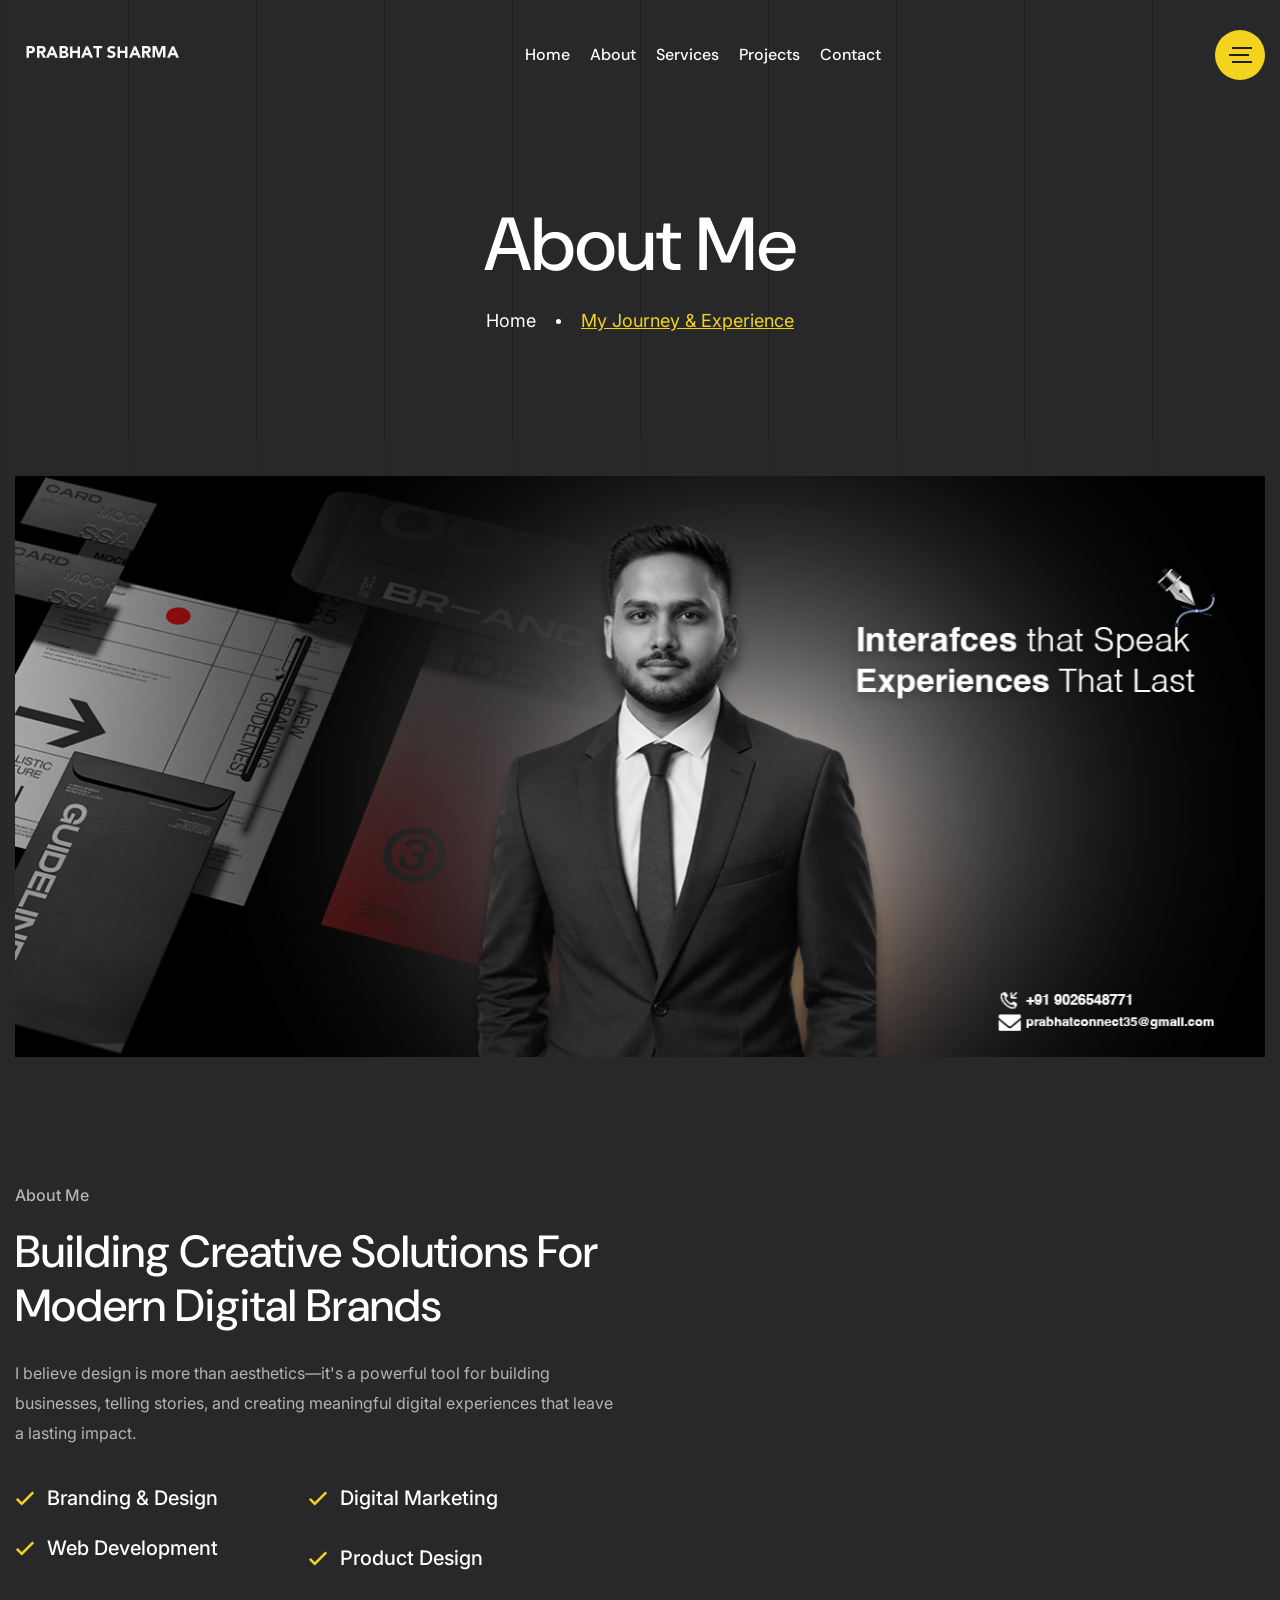
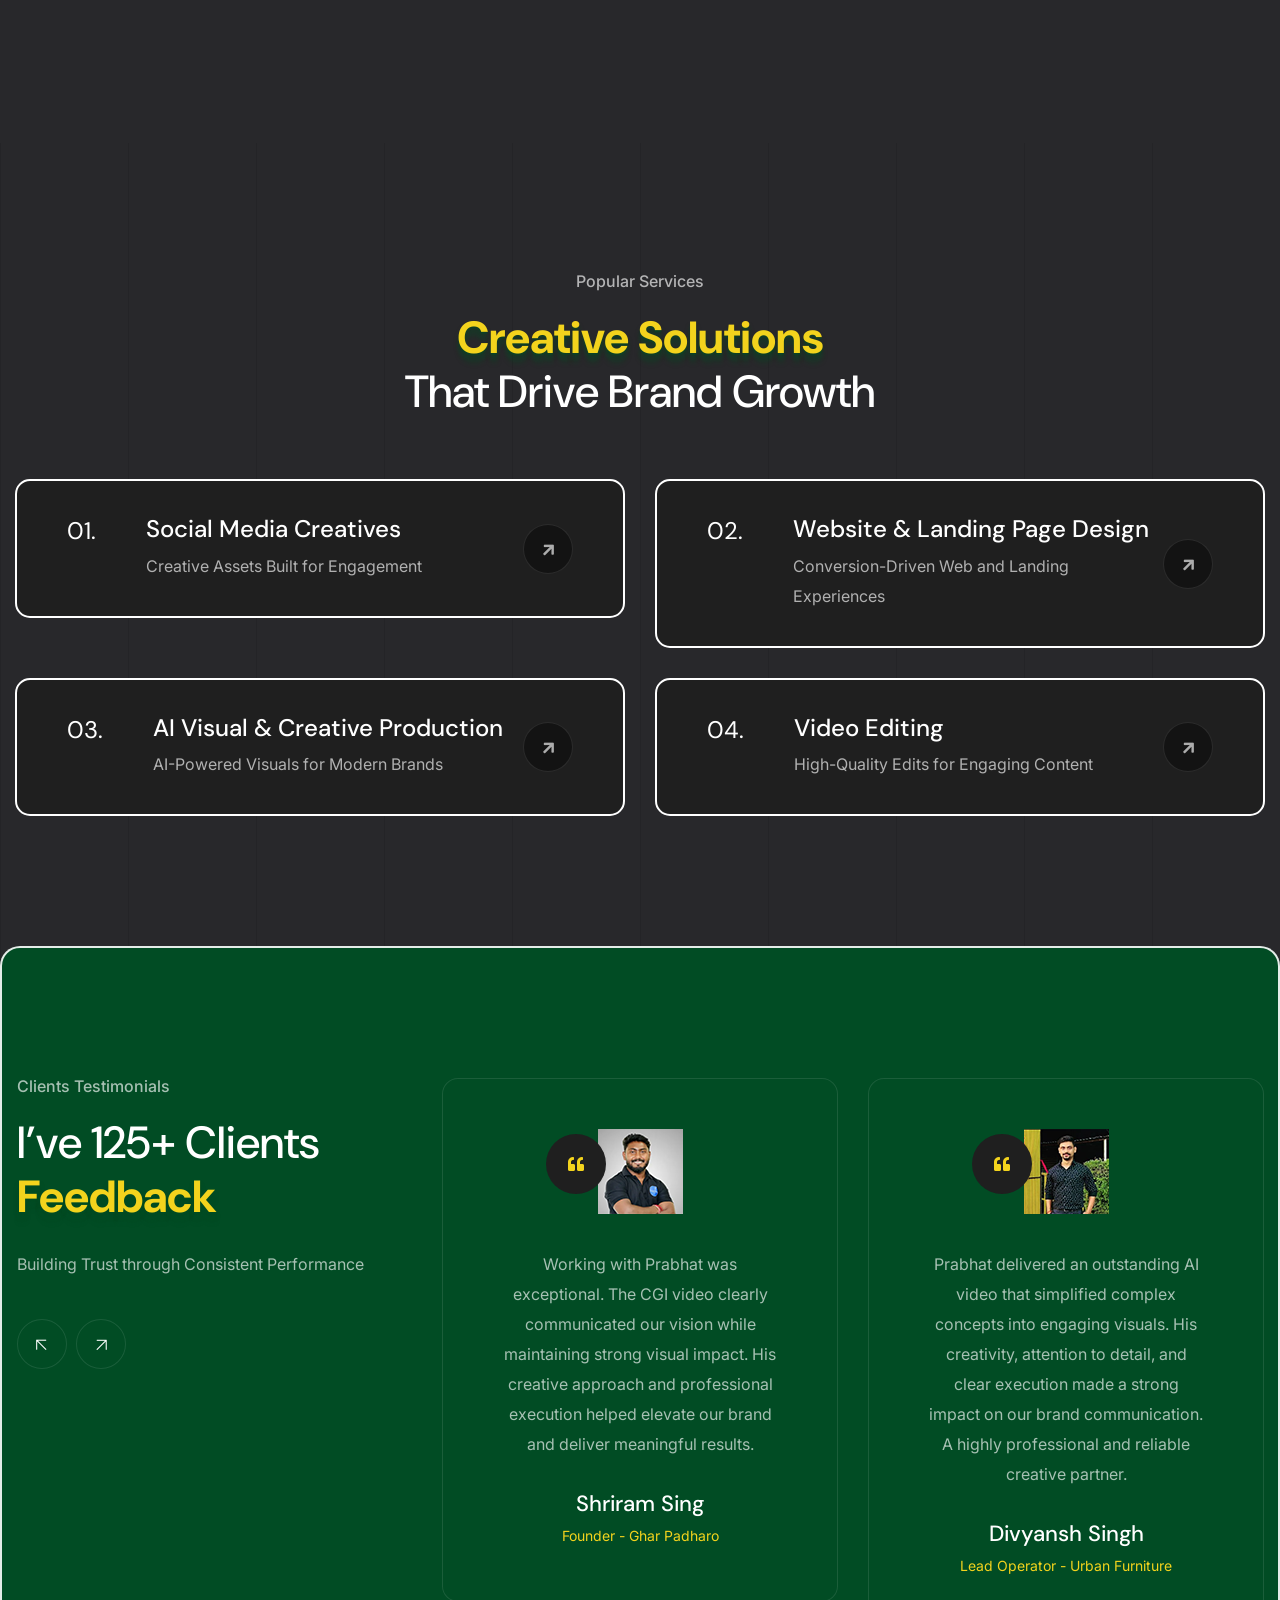
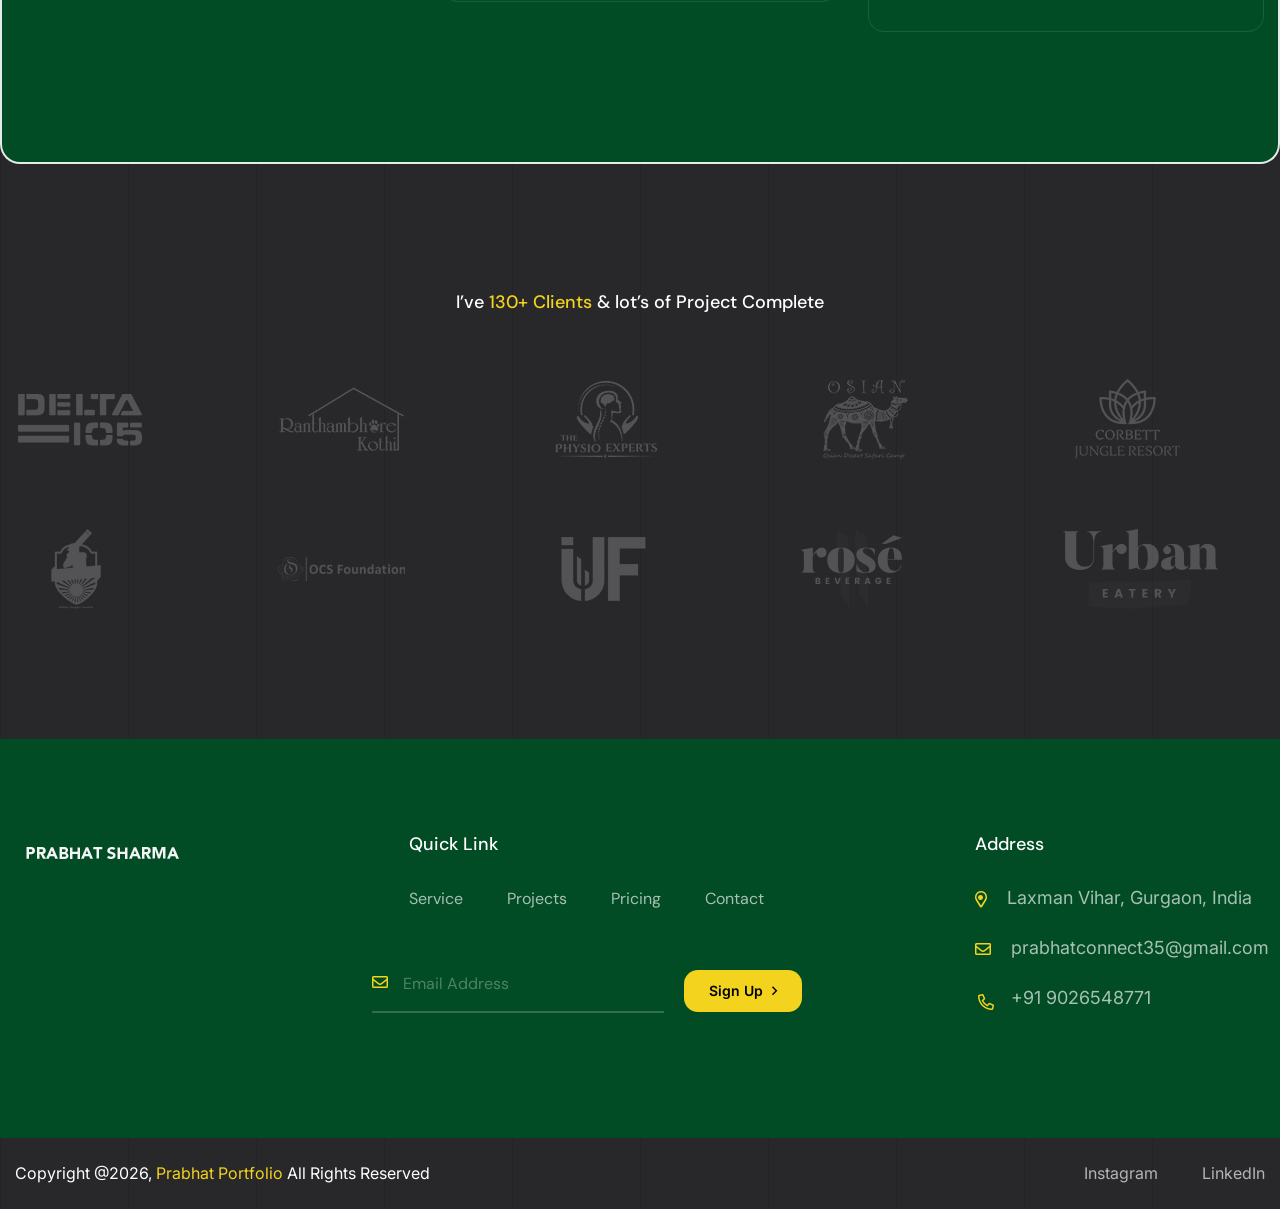
<file: about.html>
<!DOCTYPE html>
<html lang="zxx">
<head>
    <!-- Required meta tags -->
    <meta charset="utf-8">
    <meta name="description" content="">
    <meta http-equiv="X-UA-Compatible" content="IE=edge">
    <meta name="viewport" content="width=device-width, initial-scale=1, shrink-to-fit=no">

    <!-- Title -->
    <title>Prabhat Shamra Portfolio</title>
    <!-- Favicon Icon -->
    <link rel="shortcut icon" href="assets/images/favicon.png" type="image/x-icon">
    
    <!-- Flaticon -->
    <link rel="stylesheet" href="assets/css/flaticon.min.css">
    <!-- Font Awesome -->
    <link rel="stylesheet" href="assets/css/fontawesome-5.14.0.min.css">
    <!-- Bootstrap -->
    <link rel="stylesheet" href="assets/css/bootstrap.min.css">
    <!-- Nice Select -->
    <link rel="stylesheet" href="assets/css/nice-select.min.css">
    <!-- Animate -->
    <link rel="stylesheet" href="assets/css/animate.min.css">
    <!-- Slick -->
    <link rel="stylesheet" href="assets/css/slick.min.css">
    <!-- Main Style -->
    <link rel="stylesheet" href="assets/css/style.css">
    
</head>
<body class="home-one">
    <div class="page-wrapper">

        <!-- Preloader -->
        <div class="preloader"></div>

        <!-- main header -->
        <header class="main-header menu-absolute">
            <!--Header-Upper-->
            <div class="header-upper">
                <div class="container container-1620 clearfix">

                    <div class="header-inner rel d-flex align-items-center">
                        <div class="logo-outer">
                            <div class="logo"><a href="index.html"><img src="assets/images/logos/logo.png" alt="Logo" title="Logo"></a></div>
                        </div>

                        <div class="nav-outer clearfix mx-auto">
                            <!-- Main Menu -->
                            <nav class="main-menu navbar-expand-lg">
                                <div class="navbar-header">
                                   <div class="mobile-logo my-15">
                                       <a href="index.html">
                                            <img src="assets/images/logos/logo.png" alt="Logo" title="Logo">
                                       </a>
                                   </div>
                                   
                                    <!-- Toggle Button -->
                                    <button type="button" class="navbar-toggle me-4" data-bs-toggle="collapse" data-bs-target=".navbar-collapse">
                                        <span class="icon-bar"></span>
                                        <span class="icon-bar"></span>
                                        <span class="icon-bar"></span>
                                    </button>
                                </div>

                              <div class="navbar-collapse collapse clearfix">
                                   <ul class="navigation clearfix">
    <li><a href="index.html">Home</a></li>
    <li><a href="about.html">About</a></li>
    <li><a href="services.html">Services</a></li>

    <li>
    <a href="projects.html">Projects</a>
</li>

    <li><a href="contact.html">Contact</a></li>
</ul>
                                </div>

                            </nav>
                            <!-- Main Menu End-->
                        </div>
                        
                        <!-- Menu Button -->
                        <div class="menu-btns">
                            <!-- menu sidbar -->
                            <div class="menu-sidebar">
                                <button>
                                    <img src="assets/images/shape/sidebar-tottler.svg" alt="Toggler">
                                </button>
                            </div>
                        </div>
                    </div>
                </div>
            </div>
            <!--End Header Upper-->
        </header>
       
       
        <!--Form Back Drop-->
        <div class="form-back-drop"></div>
        
        <!-- Hidden Sidebar -->
        <section class="hidden-bar">
            <div class="inner-box text-center">
                <div class="cross-icon"><span class="fa fa-times"></span></div>
                <div class="title">
                    <h4>Get Appointment</h4>
                </div>

                <!--Appointment Form-->
                <div class="appointment-form">
                    <form method="post" action="contact.html">
                        <div class="form-group">
                            <input type="text" name="text" value="" placeholder="Name" required>
                        </div>
                        <div class="form-group">
                            <input type="email" name="email" value="" placeholder="Email Address" required>
                        </div>
                        <div class="form-group">
                            <textarea placeholder="Message" rows="5"></textarea>
                        </div>
                        <div class="form-group">
                            <button type="submit" class="theme-btn">Submit now</button>
                        </div>
                    </form>
                </div>

                <!--Social Icons-->
                <div class="social-style-one">
                   
                   
                </div>
            </div>
        </section>
        <!--End Hidden Sidebar -->
       
        
        <!-- Page Banner Start -->
        <section class="page-banner-area pt-200 rpt-140 pb-100 rpb-60 rel z-1 text-center">
            <div class="container">
                <div class="banner-inner text-white">
                    <h1 class="page-title wow fadeInUp delay-0-2s">About Me</h1>
                    <nav aria-label="breadcrumb">
                        <ol class="breadcrumb justify-content-center wow fadeInUp delay-0-4s">
                            <li class="breadcrumb-item"><a href="index.html">Home</a></li>
                            <li class="breadcrumb-item active">My Journey & Experience</li>
                        </ol>
                    </nav>
                </div>
            </div>
            <div class="bg-lines">
               <span></span><span></span>
               <span></span><span></span>
               <span></span><span></span>
               <span></span><span></span>
               <span></span><span></span>
            </div>
        </section>
        <!-- Page Banner End -->
        
        
        <div class="about-main-image-area pt-40">
            <div class="container">
                <div class="about-main-image wow fadeInUp delay-0-5s">
                    <img src="assets/images/about/about-page.jpg" alt="About Page">
                </div>
            </div>
        </div>
        
        
        <!-- About Page Area start -->
        <section class="about-page-area py-130 rpy-100 rel z-1">
            <div class="container">
                <div class="row align-items-center justify-content-between">
                    <div class="col-lg-6">
                        <div class="about-page-content-part rel z-2 rmb-55">
                            <div class="section-title mb-35 wow fadeInUp delay-0-2s">
                                <span class="sub-title mb-15">About Me</span>
                                <h2>Building Creative Solutions
For Modern Digital Brands</h2>
                                <p> I believe design is more than aesthetics—it's a powerful tool for building businesses, telling stories, and creating meaningful digital experiences that leave a lasting impact.</p>
                            </div>
                            <ul class="list-style-one two-column pb-30 wow fadeInUp delay-0-2s">
                                <li>Branding & Design</li>
                                <li>Digital Marketing</li>
                                <li>Web Development</li>
                                <li>Product Design</li>
                            </ul>
                           
                        </div>
                    </div>
                   
                        </div>
                    </div>
                </div>
            </div>
            <div class="bg-lines">
               <span></span><span></span>
               <span></span><span></span>
               <span></span><span></span>
               <span></span><span></span>
               <span></span><span></span>
            </div>
        </section>
        <!-- About Page Area end -->
        
        
          <!-- Services Area start -->
        <section class="services-area pt-130 rpt-100 pb-100 rpb-70 rel z-1">
            <div class="container">
                <div class="row justify-content-center">
                    <div class="col-xl-6 col-lg-8">
                        <div class="section-title text-center mb-60 wow fadeInUp delay-0-2s">
                            <span class="sub-title mb-15">Popular Services</span>
                            <h2> <span>Creative Solutions</span> <br/> That Drive Brand Growth</h2>
                        </div>
                    </div>
                </div>
                <div class="row">
                    <div class="col-lg-6">
                        <div class="service-item wow fadeInUp delay-0-2s">
                            <div class="number">01.</div>
                            <div class="content">
                                  <h4>Social Media Creatives</h4>
                                <p>Creative Assets Built for Engagement</p>

                            </div>
                           <a href="projects.html#creative"
   class="details-btn">
    <i class="fas fa-arrow-right"></i>
</a>
                        </div>
                    </div>
                    <div class="col-lg-6">
                        <div class="service-item wow fadeInUp delay-0-4s">
                            <div class="number">02.</div>
                            <div class="content">
                                <h4>Website & Landing Page Design</h4>
                                <p>Conversion-Driven Web and Landing Experiences</p>
                            </div>
                            <a href="projects.html#web" class="details-btn"><i class="fas fa-arrow-right"></i></a>
                        </div>
                    </div>
                    <div class="col-lg-6">
                        <div class="service-item wow fadeInUp delay-0-2s">
                            <div class="number">03.</div>
                            <div class="content">
                                <h4>AI Visual & Creative Production</h4>
                                <p>AI-Powered Visuals for Modern Brands</p>
                            </div>
                            <a href="projects.html#ai" class="details-btn"><i class="fas fa-arrow-right"></i></a>
                        </div>
                    </div>
                    <div class="col-lg-6">
                        <div class="service-item wow fadeInUp delay-0-4s">
                            <div class="number">04.</div>
                            <div class="content">
                                <h4>Video Editing</h4>
                                <p>High-Quality Edits for Engaging Content</p>
                            </div>
                            <a href="projects.html#video" class="details-btn"><i class="fas fa-arrow-right"></i></a>
                        </div>
                    </div>
                    
                    </div>
                </div>
            </div>
            <div class="bg-lines">
               <span></span><span></span>
               <span></span><span></span>
               <span></span><span></span>
               <span></span><span></span>
               <span></span><span></span>
            </div>
        </section>
        <!-- Services Area end -->
        
       
        
        <!-- Testimonial Area start -->
        <section class="testimonials-area rel z-1">
            <div class="for-bgc-black py-130 rpy-100">
                <div class="container">
                    <div class="row gap-90">
                        <div class="col-lg-4">
                            <div class="testimonials-content-part rel z-2 rmb-55 wow fadeInUp delay-0-2s">
                                <div class="section-title mb-40">
                                    <span class="sub-title mb-15">Clients Testimonials</span>
                                    <h2>I’ve 125+ Clients <span>Feedback</span></h2>
                                    <p>Building Trust through Consistent Performance</p>
                                </div>
                                <div class="slider-arrows">
                                    <button class="testimonial-prev"><i class="fal fa-arrow-left"></i></button>
                                    <button class="testimonial-next"><i class="fal fa-arrow-right"></i></button>
                                </div>
                            </div>
                        </div>
                         <div class="col-lg-8">
                            <div class="testimonials-wrap">
                                <div class="testimonial-item wow fadeInUp delay-0-3s">
                                    <div class="author">
                                        <img src="assets/images/testimonials/author1.png" alt="Author">
                                    </div>
                                    <div class="text">Working with Prabhat was exceptional. The CGI video clearly communicated our vision while maintaining strong visual impact. His creative approach and professional execution helped elevate our brand and deliver meaningful results.</div>
                                    <div class="testi-des">
                                        <h5>Shriram Sing</h5>
                                        <span>Founder - Ghar Padharo</span>
                                    </div>
                                </div>
                                <div class="testimonial-item wow fadeInUp delay-0-4s">
                                    <div class="author">
                                        <img src="assets/images/testimonials/author2.png" alt="Author">
                                    </div>
                                    <div class="text">Prabhat delivered an outstanding AI video that simplified complex concepts into engaging visuals. His creativity, attention to detail, and clear execution made a strong impact on our brand communication. A highly professional and reliable creative partner.</div>
                                    <div class="testi-des">
                                        <h5>Divyansh Singh</h5>
                                        <span>Lead Operator - Urban Furniture</span>
                                    </div>
                                </div>
                                <div class="testimonial-item wow fadeInUp delay-0-2s">
                                    <div class="author">
                                        <img src="assets/images/testimonials/author3.png" alt="Author">
                                    </div>
                                    <div class="text">Prabhat did an excellent job on our social media catalogue and color theme. The designs were clean, consistent, and aligned perfectly with our brand identity. His attention to detail and creative approach made our overall presentation more professional and impactful.</div>
                                    <div class="testi-des">
                                        <h5>Sujit Sahu</h5>
                                        <span>Founder - Tilotama Industry</span>
                                    </div>
                                </div>
                                <div class="testimonial-item wow fadeInUp delay-0-2s">
                                    <div class="author">
                                        <img src="assets/images/testimonials/author4.png" alt="Author">
                                    </div>
                                    <div class="text">Prabhat delivered high-quality social media creatives that perfectly matched our brand tone. The designs were engaging, visually strong, and helped improve our overall online presence. His creativity and consistency made a noticeable difference.</div>
                                    <div class="testi-des">
                                        <h5>Neeraj Dahiya</h5>
                                        <span>Founder - Tangent Inc</span>
                                    </div>
                                </div>
                            </div>
                        </div>
                    </div>
                </div>
            </div>
            <div class="bg-lines">
               <span></span><span></span>
               <span></span><span></span>
               <span></span><span></span>
               <span></span><span></span>
               <span></span><span></span>
            </div>
        </section>
        <!-- Testimonial Area end -->
        
        
        <!-- Client Log start -->
        <div class="client-logo-area rel z-1 pt-130 rpt-100 pb-60">
            <div class="container">
                <div class="row justify-content-center">
                    <div class="col-xl-12">
                        <div class="section-title text-center pt-5 mb-65 wow fadeInUp delay-0-2s">
                            <h6>I’ve <span>130+ Clients</span> & lot’s of Project Complete</h6>
                        </div>
                    </div>
                </div>
                <div class="client-logo-wrap">
                    <a class="client-logo-item wow fadeInUp delay-0-2s" href="contact.html">
                        <img src="assets/images/client-logos/client-logo1.png" alt="Client Logo">
                    </a>
                    <a class="client-logo-item wow fadeInUp delay-0-3s" href="contact.html">
                        <img src="assets/images/client-logos/client-logo2.png" alt="Client Logo">
                    </a>
                    <a class="client-logo-item wow fadeInUp delay-0-4s" href="contact.html">
                        <img src="assets/images/client-logos/client-logo3.png" alt="Client Logo">
                    </a>
                    <a class="client-logo-item wow fadeInUp delay-0-5s" href="contact.html">
                        <img src="assets/images/client-logos/client-logo4.png" alt="Client Logo">
                    </a>
                    <a class="client-logo-item wow fadeInUp delay-0-6s" href="contact.html">
                        <img src="assets/images/client-logos/client-logo5.png" alt="Client Logo">
                    </a>
                    <a class="client-logo-item wow fadeInUp delay-0-2s" href="contact.html">
                        <img src="assets/images/client-logos/client-logo6.png" alt="Client Logo">
                    </a>
                    <a class="client-logo-item wow fadeInUp delay-0-3s" href="contact.html">
                        <img src="assets/images/client-logos/client-logo7.png" alt="Client Logo">
                    </a>
                    <a class="client-logo-item wow fadeInUp delay-0-4s" href="contact.html">
                        <img src="assets/images/client-logos/client-logo8.png" alt="Client Logo">
                    </a>
                    <a class="client-logo-item wow fadeInUp delay-0-5s" href="contact.html">
                        <img src="assets/images/client-logos/client-logo9.png" alt="Client Logo">
                    </a>
                    <a class="client-logo-item wow fadeInUp delay-0-6s" href="contact.html">
                        <img src="assets/images/client-logos/client-logo10.png" alt="Client Logo">
                    </a>
                </div>
            </div>
            <div class="bg-lines">
               <span></span><span></span>
               <span></span><span></span>
               <span></span><span></span>
               <span></span><span></span>
               <span></span><span></span>
            </div>
        </div>
        <!-- Client Log end -->
        
        
        <!-- footer area start -->
        <footer class="main-footer rel z-1">
            <div class="footer-top-wrap bgc-black pt-100 pb-75">
                <div class="container">
                    <div class="row">
                        <div class="col-lg-2 col-md-12">
                            <div class="footer-widget widget_logo wow fadeInUp delay-0-2s">
                                <div class="footer-logo">
                                    <a href="index.html"><img src="assets/images/logos/logo.png" alt="Logo"></a>
                                </div>
                            </div>
                        </div>
                        <div class="col-lg-7 col-md-7">
                            <div class="footer-widget widget_nav_menu wow fadeInUp delay-0-4s">
                                <h6 class="footer-title">Quick Link</h6>
                                <ul>
                                    <li><a href="services.html">Service</a></li>
                                    <li><a href="projects.html">Projects</a></li>
                                    <li><a href="services.html#pricing">Pricing</a></li>
                                   
                                    <li><a href="contact.html">Contact</a></li>
                                </ul>
                            </div>
                            <div class="footer-widget widget_newsletter wow fadeInUp delay-0-4s">
                                <form action="#">
                                    <label for="email"><i class="far fa-envelope"></i></label>
                                    <input id="email" type="email" placeholder="Email Address" required>
                                    <button>Sign Up <i class="far fa-angle-right"></i></button>
                                </form>
                            </div>
                        </div>
                        <div class="col-lg-3 col-md-5">
                            <div class="footer-widget widget_contact_info wow fadeInUp delay-0-6s">
                                <h6 class="footer-title">Address</h6>
                                <ul>
                                    <li><i class="far fa-map-marker-alt"></i> Laxman Vihar, Gurgaon, India</li>
                                    <li><i class="far fa-envelope"></i> <a href="mailto:support@gmail.com">prabhatconnect35@gmail.com</a></li>
                                    <li><i class="far fa-phone"></i> <a href="callto:+880(123)45688">+91 9026548771</a></li>
                                </ul>
                            </div>
                        </div>
                    </div>
                </div>
            </div>
            <div class="footer-bottom pt-20 pb-5 rpt-25">
                <div class="container">
                   <div class="row">
                       <div class="col-lg-6">
                            <div class="copyright-text">
                                <p>Copyright @2026, <a href="index.html">Prabhat Portfolio</a> All Rights Reserved</p>
                            </div>
                       </div>
                       <div class="col-lg-6 text-lg-end">
                           <ul class="footer-bottom-nav">
                            
                             <li>
    <a href="https://www.instagram.com/thehybriddesignerrr/"
       target="_blank">
        Instagram
    </a>
</li>
                               <li><a href="https://www.linkedin.com/in/prabhat-sharma-9097132b3/"
   target="_blank">
   LinkedIn
</a></li>
                           </ul>
                       </div>
                   </div>
                   <!-- Scroll Top Button -->
                    <button class="scroll-top scroll-to-target" data-target="html"><span class="fas fa-angle-double-up"></span></button>
                </div>
                <div class="bg-lines">
                   <span></span><span></span>
                   <span></span><span></span>
                   <span></span><span></span>
                   <span></span><span></span>
                   <span></span><span></span>
                </div>
            </div>
        </footer>
        <!-- footer area end -->

    </div>
    <!--End pagewrapper-->
   
    
    <!-- Jquery -->
    <script src="assets/js/jquery-3.6.0.min.js"></script>
    <!-- Bootstrap -->
    <script src="assets/js/bootstrap.min.js"></script>
    <!-- Appear Js -->
    <script src="assets/js/appear.min.js"></script>
    <!-- Slick -->
    <script src="assets/js/slick.min.js"></script>
    <!-- Nice Select -->
    <script src="assets/js/jquery.nice-select.min.js"></script>
    <!-- Image Loader -->
    <script src="assets/js/imagesloaded.pkgd.min.js"></script>
    <!-- Isotope -->
    <script src="assets/js/isotope.pkgd.min.js"></script>
    <!--  WOW Animation -->
    <script src="assets/js/wow.min.js"></script>
    <!-- Custom script -->
    <script src="assets/js/script.js"></script>

</body>
</html>
</file>
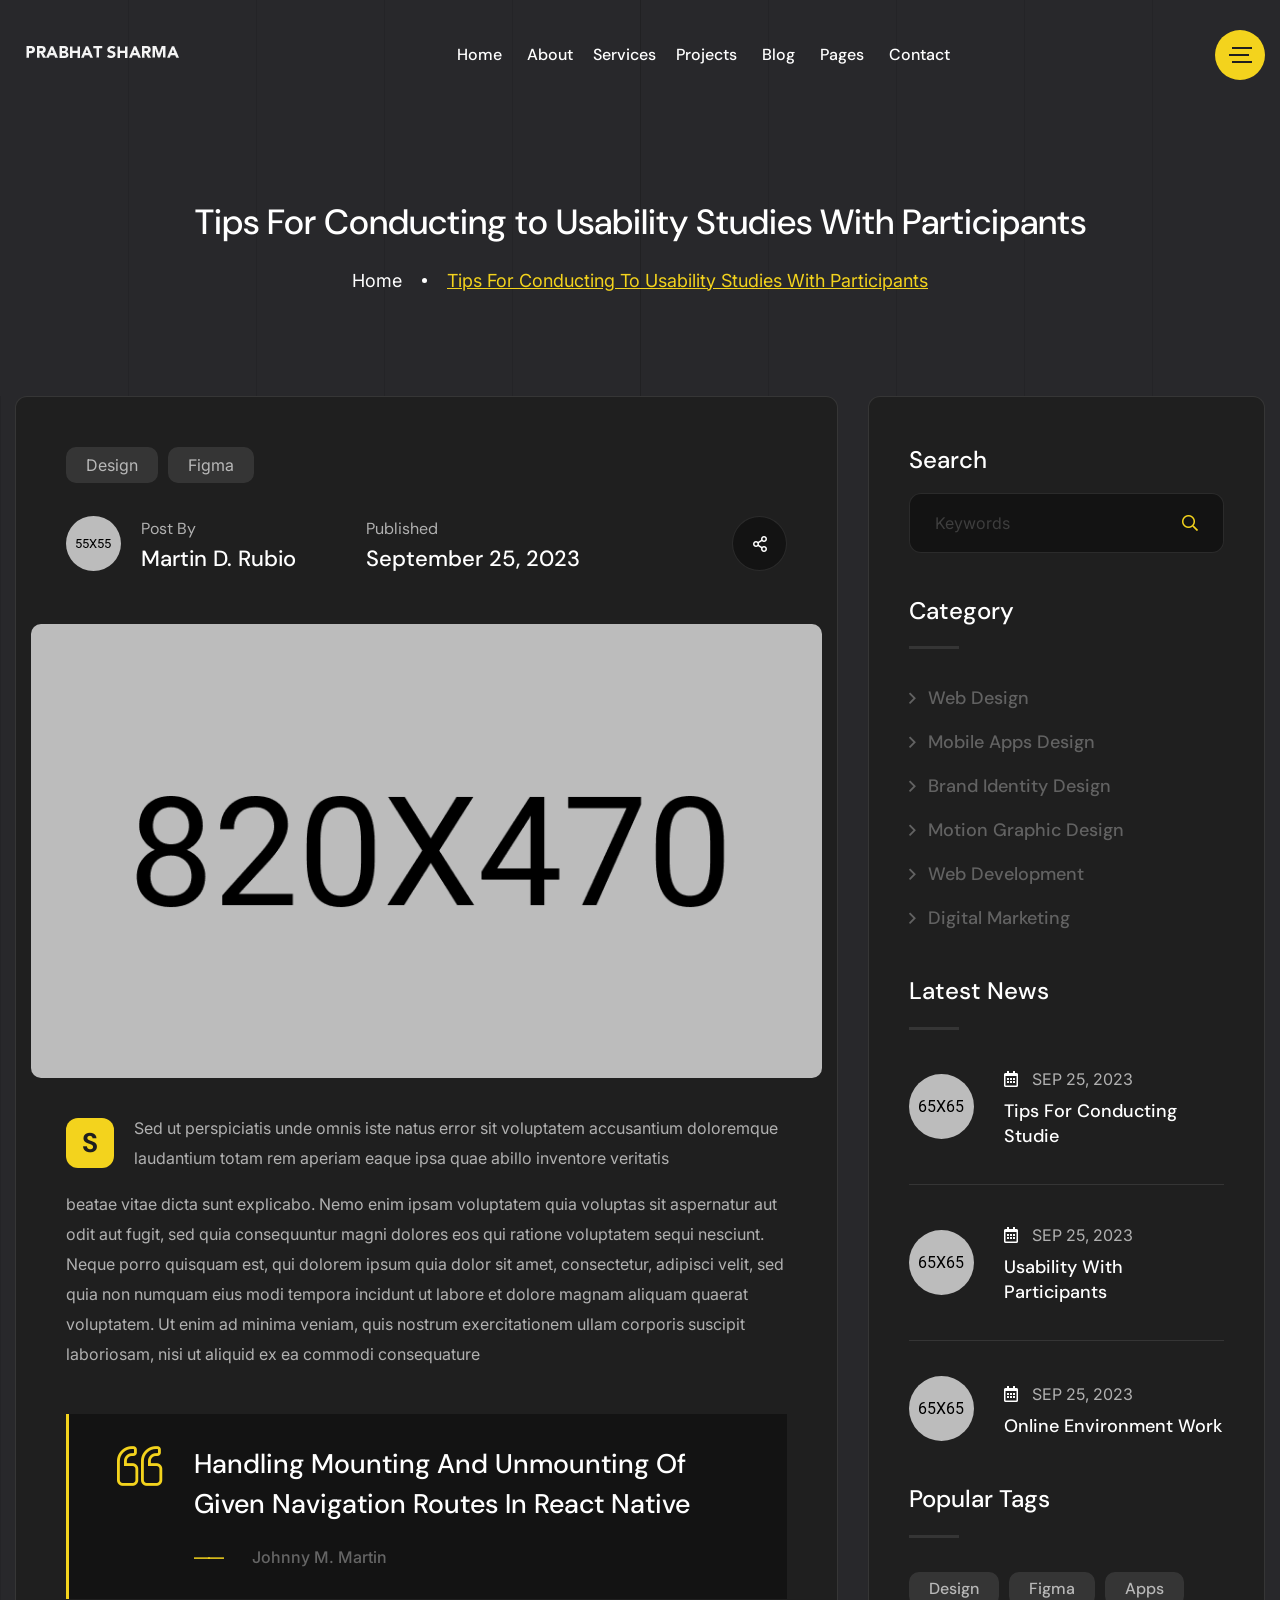
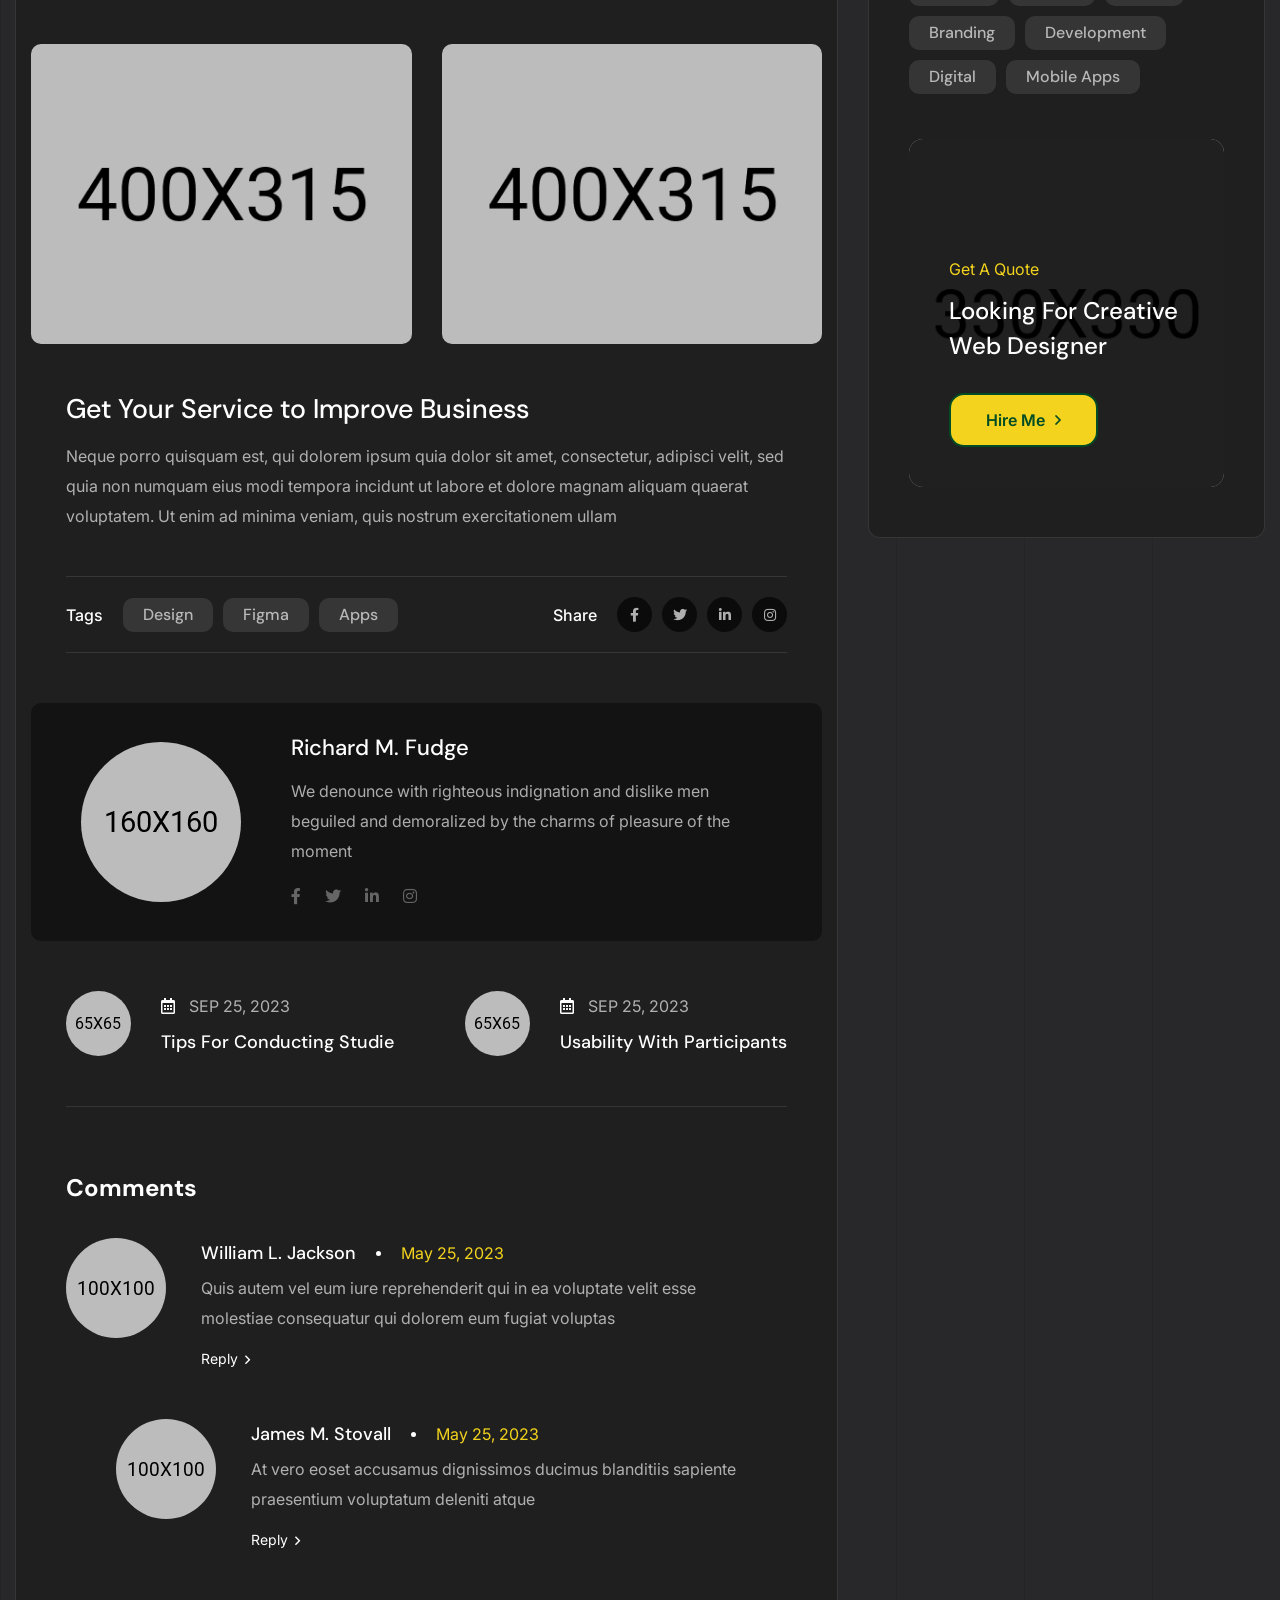
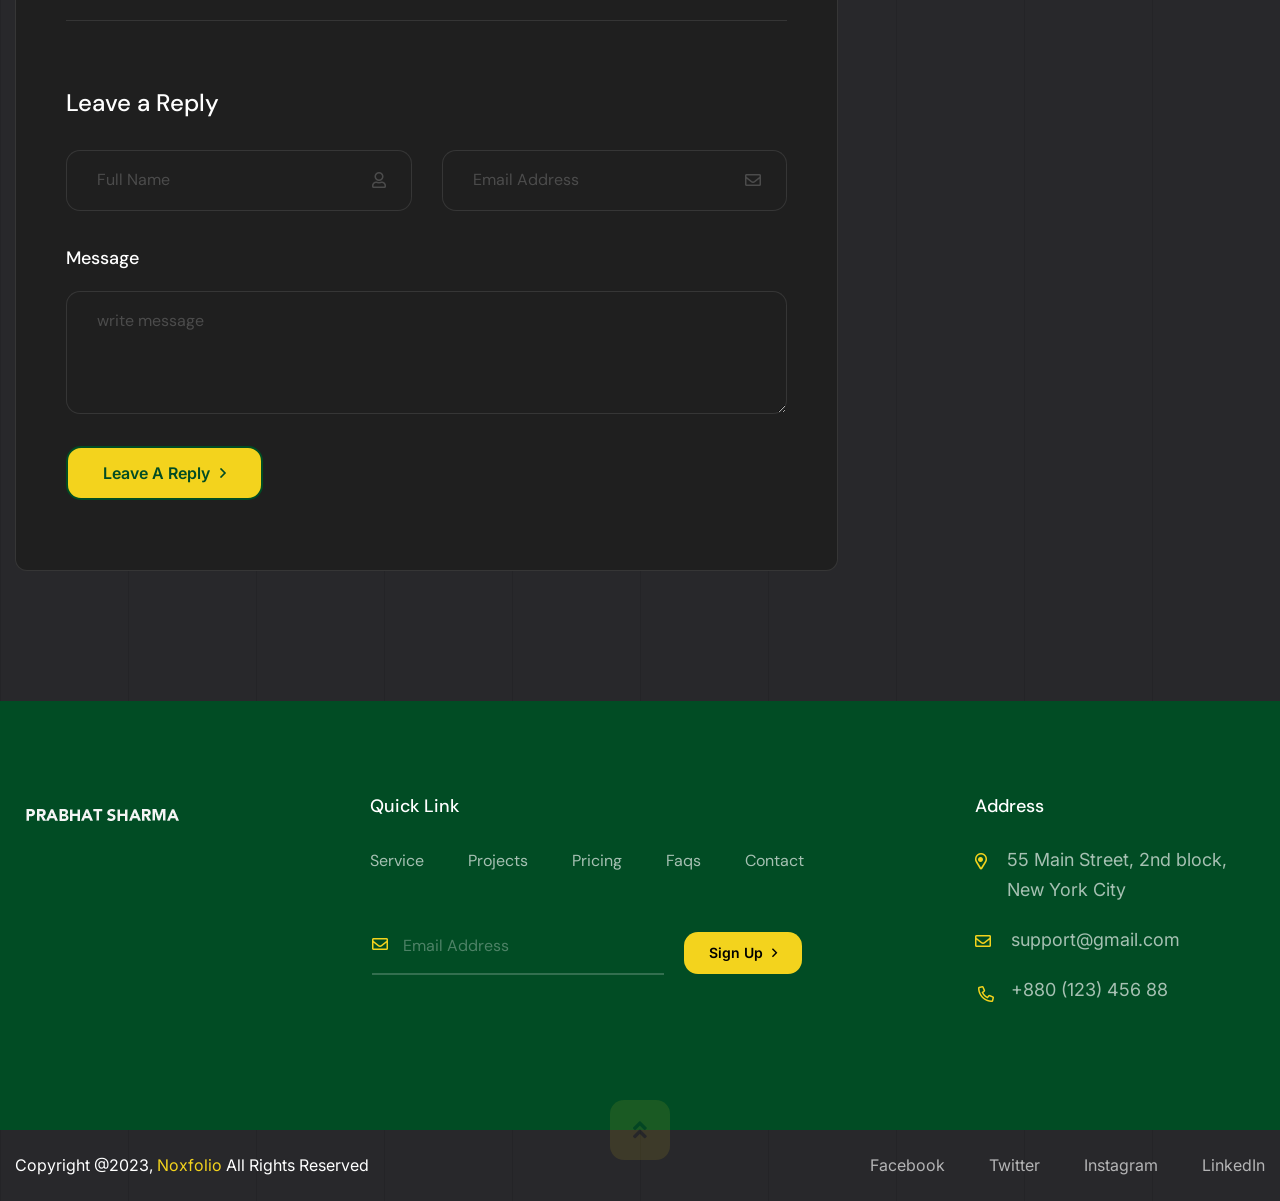
<file: blog-details.html>
<!DOCTYPE html>
<html lang="zxx">
<head>
    <!-- Required meta tags -->
    <meta charset="utf-8">
    <meta name="description" content="">
    <meta http-equiv="X-UA-Compatible" content="IE=edge">
    <meta name="viewport" content="width=device-width, initial-scale=1, shrink-to-fit=no">

    <!-- Title -->
    <title>Noxfolio - Personal Portfolio Resume HTML Template || Blog Details</title>
    <!-- Favicon Icon -->
    <link rel="shortcut icon" href="assets/images/favicon.png" type="image/x-icon">
    
    <!-- Flaticon -->
    <link rel="stylesheet" href="assets/css/flaticon.min.css">
    <!-- Font Awesome -->
    <link rel="stylesheet" href="assets/css/fontawesome-5.14.0.min.css">
    <!-- Bootstrap -->
    <link rel="stylesheet" href="assets/css/bootstrap.min.css">
    <!-- Nice Select -->
    <link rel="stylesheet" href="assets/css/nice-select.min.css">
    <!-- Animate -->
    <link rel="stylesheet" href="assets/css/animate.min.css">
    <!-- Slick -->
    <link rel="stylesheet" href="assets/css/slick.min.css">
    <!-- Main Style -->
    <link rel="stylesheet" href="assets/css/style.css">
    
</head>
<body class="home-one">
    <div class="page-wrapper">

        <!-- Preloader -->
        <div class="preloader"></div>

        <!-- main header -->
        <header class="main-header menu-absolute">
            <!--Header-Upper-->
            <div class="header-upper">
                <div class="container container-1620 clearfix">

                    <div class="header-inner rel d-flex align-items-center">
                        <div class="logo-outer">
                            <div class="logo"><a href="index.html"><img src="assets/images/logos/logo.png" alt="Logo" title="Logo"></a></div>
                        </div>

                        <div class="nav-outer clearfix mx-auto">
                            <!-- Main Menu -->
                            <nav class="main-menu navbar-expand-lg">
                                <div class="navbar-header">
                                   <div class="mobile-logo my-15">
                                       <a href="index.html">
                                            <img src="assets/images/logos/logo.png" alt="Logo" title="Logo">
                                       </a>
                                   </div>
                                   
                                    <!-- Toggle Button -->
                                    <button type="button" class="navbar-toggle me-4" data-bs-toggle="collapse" data-bs-target=".navbar-collapse">
                                        <span class="icon-bar"></span>
                                        <span class="icon-bar"></span>
                                        <span class="icon-bar"></span>
                                    </button>
                                </div>

                                <div class="navbar-collapse collapse clearfix">
                                    <ul class="navigation clearfix">
                                        <li class="dropdown"><a href="#">Home</a>
                                            <ul>
                                               <li class="dropdown"><a href="#">MultiPage</a>
                                                    <ul>
                                                        <li><a href="index.html">Home One</a></li>
                                                        <li><a href="index2.html">Home Two</a></li>
                                                    </ul>
                                                </li>
                                               <li class="dropdown"><a href="#">OnePage</a>
                                                    <ul>
                                                        <li><a href="indexonepage.html">Home One</a></li>
                                                        <li><a href="index2onepage.html">Home Two</a></li>
                                                    </ul>
                                                </li>
                                            </ul>
                                        </li>
                                        <li><a href="about.html">about</a></li>
                                        <li><a href="services.html">services</a></li>
                                        <li class="dropdown"><a href="#">projects</a>
                                            <ul>
                                                <li><a href="projects.html">project Grid</a></li>
                                                <li><a href="projects-masonry.html">projects masonry</a></li>
                                                <li><a href="project-details.html">projects details</a></li>
                                            </ul>
                                        </li>
                                        <li class="dropdown"><a href="#">blog</a>
                                            <ul>
                                                <li><a href="blog.html">blog standard</a></li>
                                                <li><a href="blog-details.html">blog details</a></li>
                                            </ul>
                                        </li>
                                        <li class="dropdown"><a href="#">pages</a>
                                            <ul>
                                                <li><a href="404.html">Error Page</a></li>
                                            </ul>
                                        </li>
                                        <li><a href="contact.html">Contact</a></li>
                                    </ul>
                                </div>

                            </nav>
                            <!-- Main Menu End-->
                        </div>
                        
                        <!-- Menu Button -->
                        <div class="menu-btns">
                            <!-- menu sidbar -->
                            <div class="menu-sidebar">
                                <button>
                                    <img src="assets/images/shape/sidebar-tottler.svg" alt="Toggler">
                                </button>
                            </div>
                        </div>
                    </div>
                </div>
            </div>
            <!--End Header Upper-->
        </header>
       
       
        <!--Form Back Drop-->
        <div class="form-back-drop"></div>
        
        <!-- Hidden Sidebar -->
        <section class="hidden-bar">
            <div class="inner-box text-center">
                <div class="cross-icon"><span class="fa fa-times"></span></div>
                <div class="title">
                    <h4>Get Appointment</h4>
                </div>

                <!--Appointment Form-->
                <div class="appointment-form">
                    <form method="post" action="contact.html">
                        <div class="form-group">
                            <input type="text" name="text" value="" placeholder="Name" required>
                        </div>
                        <div class="form-group">
                            <input type="email" name="email" value="" placeholder="Email Address" required>
                        </div>
                        <div class="form-group">
                            <textarea placeholder="Message" rows="5"></textarea>
                        </div>
                        <div class="form-group">
                            <button type="submit" class="theme-btn">Submit now</button>
                        </div>
                    </form>
                </div>

                <!--Social Icons-->
                <div class="social-style-one">
                    <a href="#"><i class="fab fa-twitter"></i></a>
                    <a href="#"><i class="fab fa-facebook-f"></i></a>
                    <a href="#"><i class="fab fa-instagram"></i></a>
                    <a href="#"><i class="fab fa-pinterest-p"></i></a>
                </div>
            </div>
        </section>
        <!--End Hidden Sidebar -->
       
        
        <!-- Page Banner Start -->
        <section class="page-banner-area pt-200 rpt-140 pb-100 rpb-60 rel z-1 text-center">
            <div class="container">
                <div class="banner-inner text-white">
                    <h3 class="page-title wow fadeInUp delay-0-2s"> Tips For Conducting to Usability Studies With Participants</h3>
                    <nav aria-label="breadcrumb">
                        <ol class="breadcrumb justify-content-center wow fadeInUp delay-0-4s">
                            <li class="breadcrumb-item"><a href="index.html">Home</a></li>
                            <li class="breadcrumb-item active"> Tips For Conducting to Usability Studies With Participants</li>
                        </ol>
                    </nav>
                </div>
            </div>
            <div class="bg-lines">
               <span></span><span></span>
               <span></span><span></span>
               <span></span><span></span>
               <span></span><span></span>
               <span></span><span></span>
            </div>
        </section>
        <!-- Page Banner End -->
        
        
        <!-- Blog Details Area start -->
        <section class="blog-details-area pb-70 rpb-40 pb-130 rpb-100 rel z-1">
            <div class="container">
                <div class="row">
                    <div class="col-lg-8">
                        <div class="blog-details-wrap">
                            <div class="content mt-35">
                                <div class="blog-meta mb-30 wow fadeInUp delay-0-2s">
                                    <a class="tag" href="blog.html">Design</a>
                                    <a class="tag" href="blog.html">Figma</a>
                                </div>
                                <div class="author-date-share mb-40 wow fadeInUp delay-0-4s">
                                    <div class="author">
                                        <img src="assets/images/blog/author.jpg" alt="Author">
                                    </div>
                                    <div class="text">
                                        <span>Post By</span>
                                        <h5>Martin D. Rubio</h5>
                                    </div>
                                    <div class="text">
                                        <span>Published</span>
                                        <h5>September 25, 2023</h5>
                                    </div>
                                    <a href="#" class="details-btn"><i class="far fa-share-alt"></i></a>
                                </div>
                            </div>
                            <div class="image mb-35 wow fadeInUp delay-0-5s">
                                <img src="assets/images/blog/blog-details.jpg" alt="Blog Details">
                            </div>
                            <div class="content wow fadeInUp delay-0-2s">
                                <p class="big-letter">sSed ut perspiciatis unde omnis iste natus error sit voluptatem accusantium doloremque laudantium totam rem aperiam eaque ipsa quae abillo inventore veritatis</p>
                                <p>beatae vitae dicta sunt explicabo. Nemo enim ipsam voluptatem quia voluptas sit aspernatur aut odit aut fugit, sed quia consequuntur magni dolores eos qui ratione voluptatem sequi nesciunt. Neque porro quisquam est, qui dolorem ipsum quia dolor sit amet, consectetur, adipisci velit, sed quia non numquam eius modi tempora incidunt ut labore et dolore magnam aliquam quaerat voluptatem. Ut enim ad minima veniam, quis nostrum exercitationem ullam corporis suscipit laboriosam, nisi ut aliquid ex ea commodi consequature</p>
                                <blockquote>
                                    Handling Mounting And Unmounting Of Given Navigation Routes In React Native
                                    <span class="blockquote-footer">Johnny M. Martin</span>
                                </blockquote>
                            </div>
                            <div class="row gap-20">
                                <div class="col-md-6">
                                    <div class="image mb-20 wow fadeInUp delay-0-2s">
                                        <img src="assets/images/blog/blog-middle1.jpg" alt="Blog Middle">
                                    </div>
                                </div>
                                <div class="col-md-6">
                                    <div class="image mb-20 wow fadeInUp delay-0-4s">
                                        <img src="assets/images/blog/blog-middle2.jpg" alt="Blog Middle">
                                    </div>
                                </div>
                            </div>
                            <div class="content mt-30 wow fadeInUp delay-0-2s">
                                <h4>Get Your Service to Improve Business</h4>
                                <p>Neque porro quisquam est, qui dolorem ipsum quia dolor sit amet, consectetur, adipisci velit, sed quia non numquam eius modi tempora incidunt ut labore et dolore magnam aliquam quaerat voluptatem. Ut enim ad minima veniam, quis nostrum exercitationem ullam</p>
                                <div class="tag-share mt-45 py-30 wow fadeInUp delay-0-2s">
                                    <div class="item">
                                        <b>Tags</b>
                                        <div class="tag-coulds">
                                            <a href="blog.html">Design</a>
                                            <a href="blog.html">Figma</a>
                                            <a href="blog.html">Apps</a>
                                        </div>
                                    </div>
                                    <div class="item">
                                        <b>Share</b>
                                        <div class="social-style-one">
                                            <a href="#"><i class="fab fa-facebook-f"></i></a>
                                            <a href="#"><i class="fab fa-twitter"></i></a>
                                            <a href="#"><i class="fab fa-linkedin-in"></i></a>
                                            <a href="#"><i class="fab fa-instagram"></i></a>
                                        </div>
                                    </div>
                                </div>
                            </div>
                            <div class="admin-comment mt-50 wow fadeInUp delay-0-2s">
                                <div class="comment-body">
                                    <div class="author-thumb">
                                        <img src="assets/images/blog/admin-author.jpg" alt="Author">
                                    </div>
                                    <div class="content">
                                        <h5>Richard M. Fudge</h5>
                                        <p>We denounce with righteous indignation and dislike men beguiled and demoralized by the charms of pleasure of the moment</p>
                                        <div class="social-style-two mt-5">
                                            <a href="contact.html"><i class="fab fa-facebook-f"></i></a>
                                            <a href="contact.html"><i class="fab fa-twitter"></i></a>
                                            <a href="contact.html"><i class="fab fa-linkedin-in"></i></a>
                                            <a href="contact.html"><i class="fab fa-instagram"></i></a>
                                        </div>
                                    </div>
                                </div>
                            </div>
                            <div class="content">
                                <div class="next-prev-post pt-50 pb-20 wow fadeInUp delay-0-2s">
                                    <div class="post-item">
                                        <div class="image">
                                            <img src="assets/images/blog/post-prev.jpg" alt="Post">
                                        </div>
                                        <div class="post-content">
                                            <span class="date">
                                                <i class="far fa-calendar-alt"></i>
                                                <a href="#">Sep 25, 2023</a>
                                            </span>
                                            <h6><a href="blog-details.html">Tips For Conducting Studie</a></h6>
                                        </div>
                                    </div>
                                    <div class="post-item">
                                        <div class="image">
                                            <img src="assets/images/blog/post-next.jpg" alt="Post">
                                        </div>
                                        <div class="post-content">
                                            <span class="date">
                                                <i class="far fa-calendar-alt"></i>
                                                <a href="#">Sep 25, 2023</a>
                                            </span>
                                            <h6><a href="blog-details.html">Usability With Participants</a></h6>
                                        </div>
                                    </div>
                                </div>
                            </div>
                            <div class="content mt-65">
                                <h3 class="comment-title">Comments</h3>
                                <div class="comment-body wow fadeInUp delay-0-2s">
                                    <div class="author-thumb">
                                        <img src="assets/images/blog/comment-author1.jpg" alt="Author">
                                    </div>
                                    <div class="content">
                                        <ul class="blog-meta">
                                            <li>
                                                <h6>William L. Jackson</h6>
                                            </li>
                                            <li>
                                                <a href="#">May 25, 2023</a>
                                            </li>
                                        </ul>
                                        <p>Quis autem vel eum iure reprehenderit qui in ea voluptate velit esse molestiae consequatur qui dolorem eum fugiat voluptas</p>
                                        <a class="read-more" href="#">Reply <i class="far fa-angle-right"></i></a>
                                    </div>
                                </div>
                                <div class="comment-body comment-child wow fadeInUp delay-0-2s">
                                    <div class="author-thumb">
                                        <img src="assets/images/blog/comment-author2.jpg" alt="Author">
                                    </div>
                                    <div class="content">
                                        <ul class="blog-meta">
                                            <li>
                                                <h6>James M. Stovall</h6>
                                            </li>
                                            <li>
                                                <a href="#">May 25, 2023</a>
                                            </li>
                                        </ul>
                                        <p>At vero eoset accusamus dignissimos ducimus blanditiis sapiente praesentium voluptatum deleniti atque</p>
                                        <a class="read-more" href="#">Reply <i class="far fa-angle-right"></i></a>
                                    </div>
                                </div>
                            </div>
                            <div class="content">
                                <form id="comment-form" class="comment-form form-style-one pt-65 pb-55 mt-55 wow fadeInUp delay-0-2s" name="comment-form" action="#" method="post">
                                    <h5>Leave a Reply</h5>
                                    <div class="row mt-30">
                                        <div class="col-md-6">
                                            <div class="form-group">
                                                <input type="text" id="full-name" name="full-name" class="form-control" value="" placeholder="Full Name" required="">
                                                <label for="full-name" class="for-icon"><i class="far fa-user"></i></label>
                                            </div>
                                        </div>
                                        <div class="col-md-6">
                                            <div class="form-group">
                                                <input type="email" id="email-address" name="email-address" class="form-control" value="" placeholder="Email Address" required="">
                                                <label for="email-address" class="for-icon"><i class="far fa-envelope"></i></label>
                                            </div>
                                        </div>
                                        <div class="col-md-12">
                                            <div class="form-group">
                                                <label for="message">Message</label>
                                                <textarea name="message" id="message" class="form-control" rows="4" placeholder="write message" required=""></textarea>
                                            </div>
                                        </div>
                                        <div class="col-md-12">
                                            <div class="form-group mb-0">
                                                <button type="submit" class="theme-btn">Leave A Reply <i class="far fa-angle-right"></i></button>
                                            </div>
                                        </div>
                                    </div>
                                </form>
                            </div>
                        </div>
                    </div>
                    <div class="col-lg-4">
                        <div class="main-sidebar rmt-65">
                            <div class="widget widget-search wow fadeInUp delay-0-2s">
                                <h4 class="widget-title">Search</h4>
                                <form action="#" class="default-search-form">
                                    <input type="text" placeholder="Keywords" required>
                                    <button type="submit" class="searchbutton far fa-search"></button>
                                </form>
                            </div>
                            <div class="widget widget-category wow fadeInUp delay-0-4s">
                                <h4 class="widget-title">Category</h4>
                                <ul>
                                    <li><i class="far fa-angle-right"></i> <a href="blog.html">Web Design</a></li>
                                    <li><i class="far fa-angle-right"></i> <a href="blog.html">Mobile Apps Design</a></li>
                                    <li><i class="far fa-angle-right"></i> <a href="blog.html">Brand Identity Design</a></li>
                                    <li><i class="far fa-angle-right"></i> <a href="blog.html">Motion Graphic Design</a></li>
                                    <li><i class="far fa-angle-right"></i> <a href="blog.html">Web Development</a></li>
                                    <li><i class="far fa-angle-right"></i> <a href="blog.html">Digital Marketing</a></li>
                                </ul>
                            </div>
                            <div class="widget widget-recent-news wow fadeInUp delay-0-2s">
                                <h4 class="widget-title">Latest News</h4>
                                <ul>
                                    <li>
                                        <div class="image">
                                            <img src="assets/images/widgets/news1.jpg" alt="News">
                                        </div>
                                        <div class="content">
                                            <div class="blog-meta mb-5">
                                                <a class="date" href="#"><i class="far fa-calendar-alt"></i> Sep 25, 2023</a>
                                            </div>
                                            <h5><a href="blog-details.html">Tips For Conducting Studie</a></h5>
                                        </div>
                                    </li>
                                    <li>
                                        <div class="image">
                                            <img src="assets/images/widgets/news2.jpg" alt="News">
                                        </div>
                                        <div class="content">
                                            <div class="blog-meta mb-5">
                                                <a class="date" href="#"><i class="far fa-calendar-alt"></i> Sep 25, 2023</a>
                                            </div>
                                            <h5><a href="blog-details.html">Usability With Participants</a></h5>
                                        </div>
                                    </li>
                                    <li>
                                        <div class="image">
                                            <img src="assets/images/widgets/news3.jpg" alt="News">
                                        </div>
                                        <div class="content">
                                            <div class="blog-meta mb-5">
                                                <a class="date" href="#"><i class="far fa-calendar-alt"></i> Sep 25, 2023</a>
                                            </div>
                                            <h5><a href="blog-details.html">Online Environment Work</a></h5>
                                        </div>
                                    </li>
                                </ul>
                            </div>
                            <div class="widget widget-tag-cloud wow fadeInUp delay-0-2s">
                                <h4 class="widget-title">Popular Tags</h4>
                                <div class="tag-coulds">
                                    <a href="blog.html">Design</a>
                                    <a href="blog.html">Figma</a>
                                    <a href="blog.html">Apps</a>
                                    <a href="blog.html">Branding</a>
                                    <a href="blog.html">Development</a>
                                    <a href="blog.html">Digital</a>
                                    <a href="blog.html">Mobile Apps</a>
                                </div>
                            </div>
                            <div class="widget widget-cta wow fadeInUp delay-0-2s">
                                <div class="cta-widget" style="background-image: url(assets/images/widgets/widget-cta.jpg);">
                                    <span class="sub-title">Get A Quote</span>
                                    <h4>Looking For Creative Web Designer</h4>
                                    <a href="contact.html" class="theme-btn">Hire Me <i class="far fa-angle-right"></i></a>
                                </div>
                            </div>
                        </div>
                    </div>
                </div>
            </div>
            <div class="bg-lines">
               <span></span><span></span>
               <span></span><span></span>
               <span></span><span></span>
               <span></span><span></span>
               <span></span><span></span>
            </div>
        </section>
        <!-- Blog Details Area end -->
        
        
        <!-- footer area start -->
        <footer class="main-footer rel z-1">
            <div class="footer-top-wrap bgc-black pt-100 pb-75">
                <div class="container">
                    <div class="row">
                        <div class="col-lg-2 col-md-12">
                            <div class="footer-widget widget_logo wow fadeInUp delay-0-2s">
                                <div class="footer-logo">
                                    <a href="index.html"><img src="assets/images/logos/logo.png" alt="Logo"></a>
                                </div>
                            </div>
                        </div>
                        <div class="col-lg-7 col-md-7">
                            <div class="footer-widget widget_nav_menu wow fadeInUp delay-0-4s">
                                <h6 class="footer-title">Quick Link</h6>
                                <ul>
                                    <li><a href="services.html">Service</a></li>
                                    <li><a href="projects.html">Projects</a></li>
                                    <li><a href="services.html#pricing">Pricing</a></li>
                                    <li><a href="about.html#faqs">Faqs</a></li>
                                    <li><a href="contact.html">Contact</a></li>
                                </ul>
                            </div>
                            <div class="footer-widget widget_newsletter wow fadeInUp delay-0-4s">
                                <form action="#">
                                    <label for="email"><i class="far fa-envelope"></i></label>
                                    <input id="email" type="email" placeholder="Email Address" required>
                                    <button>Sign Up <i class="far fa-angle-right"></i></button>
                                </form>
                            </div>
                        </div>
                        <div class="col-lg-3 col-md-5">
                            <div class="footer-widget widget_contact_info wow fadeInUp delay-0-6s">
                                <h6 class="footer-title">Address</h6>
                                <ul>
                                    <li><i class="far fa-map-marker-alt"></i> 55 Main Street, 2nd block, New York City</li>
                                    <li><i class="far fa-envelope"></i> <a href="mailto:support@gmail.com">support@gmail.com</a></li>
                                    <li><i class="far fa-phone"></i> <a href="callto:+880(123)45688">+880 (123) 456 88</a></li>
                                </ul>
                            </div>
                        </div>
                    </div>
                </div>
            </div>
            <div class="footer-bottom pt-20 pb-5 rpt-25">
                <div class="container">
                   <div class="row">
                       <div class="col-lg-6">
                            <div class="copyright-text">
                                <p>Copyright @2023, <a href="index.html">Noxfolio</a> All Rights Reserved</p>
                            </div>
                       </div>
                       <div class="col-lg-6 text-lg-end">
                           <ul class="footer-bottom-nav">
                               <li><a href="#">Facebook</a></li>
                               <li><a href="#">Twitter</a></li>
                               <li><a href="#">Instagram</a></li>
                               <li><a href="#">LinkedIn</a></li>
                           </ul>
                       </div>
                   </div>
                   <!-- Scroll Top Button -->
                    <button class="scroll-top scroll-to-target" data-target="html"><span class="fas fa-angle-double-up"></span></button>
                </div>
                <div class="bg-lines">
                   <span></span><span></span>
                   <span></span><span></span>
                   <span></span><span></span>
                   <span></span><span></span>
                   <span></span><span></span>
                </div>
            </div>
        </footer>
        <!-- footer area end -->

    </div>
    <!--End pagewrapper-->
   
    
    <!-- Jquery -->
    <script src="assets/js/jquery-3.6.0.min.js"></script>
    <!-- Bootstrap -->
    <script src="assets/js/bootstrap.min.js"></script>
    <!-- Appear Js -->
    <script src="assets/js/appear.min.js"></script>
    <!-- Slick -->
    <script src="assets/js/slick.min.js"></script>
    <!-- Nice Select -->
    <script src="assets/js/jquery.nice-select.min.js"></script>
    <!-- Image Loader -->
    <script src="assets/js/imagesloaded.pkgd.min.js"></script>
    <!-- Isotope -->
    <script src="assets/js/isotope.pkgd.min.js"></script>
    <!--  WOW Animation -->
    <script src="assets/js/wow.min.js"></script>
    <!-- Custom script -->
    <script src="assets/js/script.js"></script>

</body>
</html>
</file>
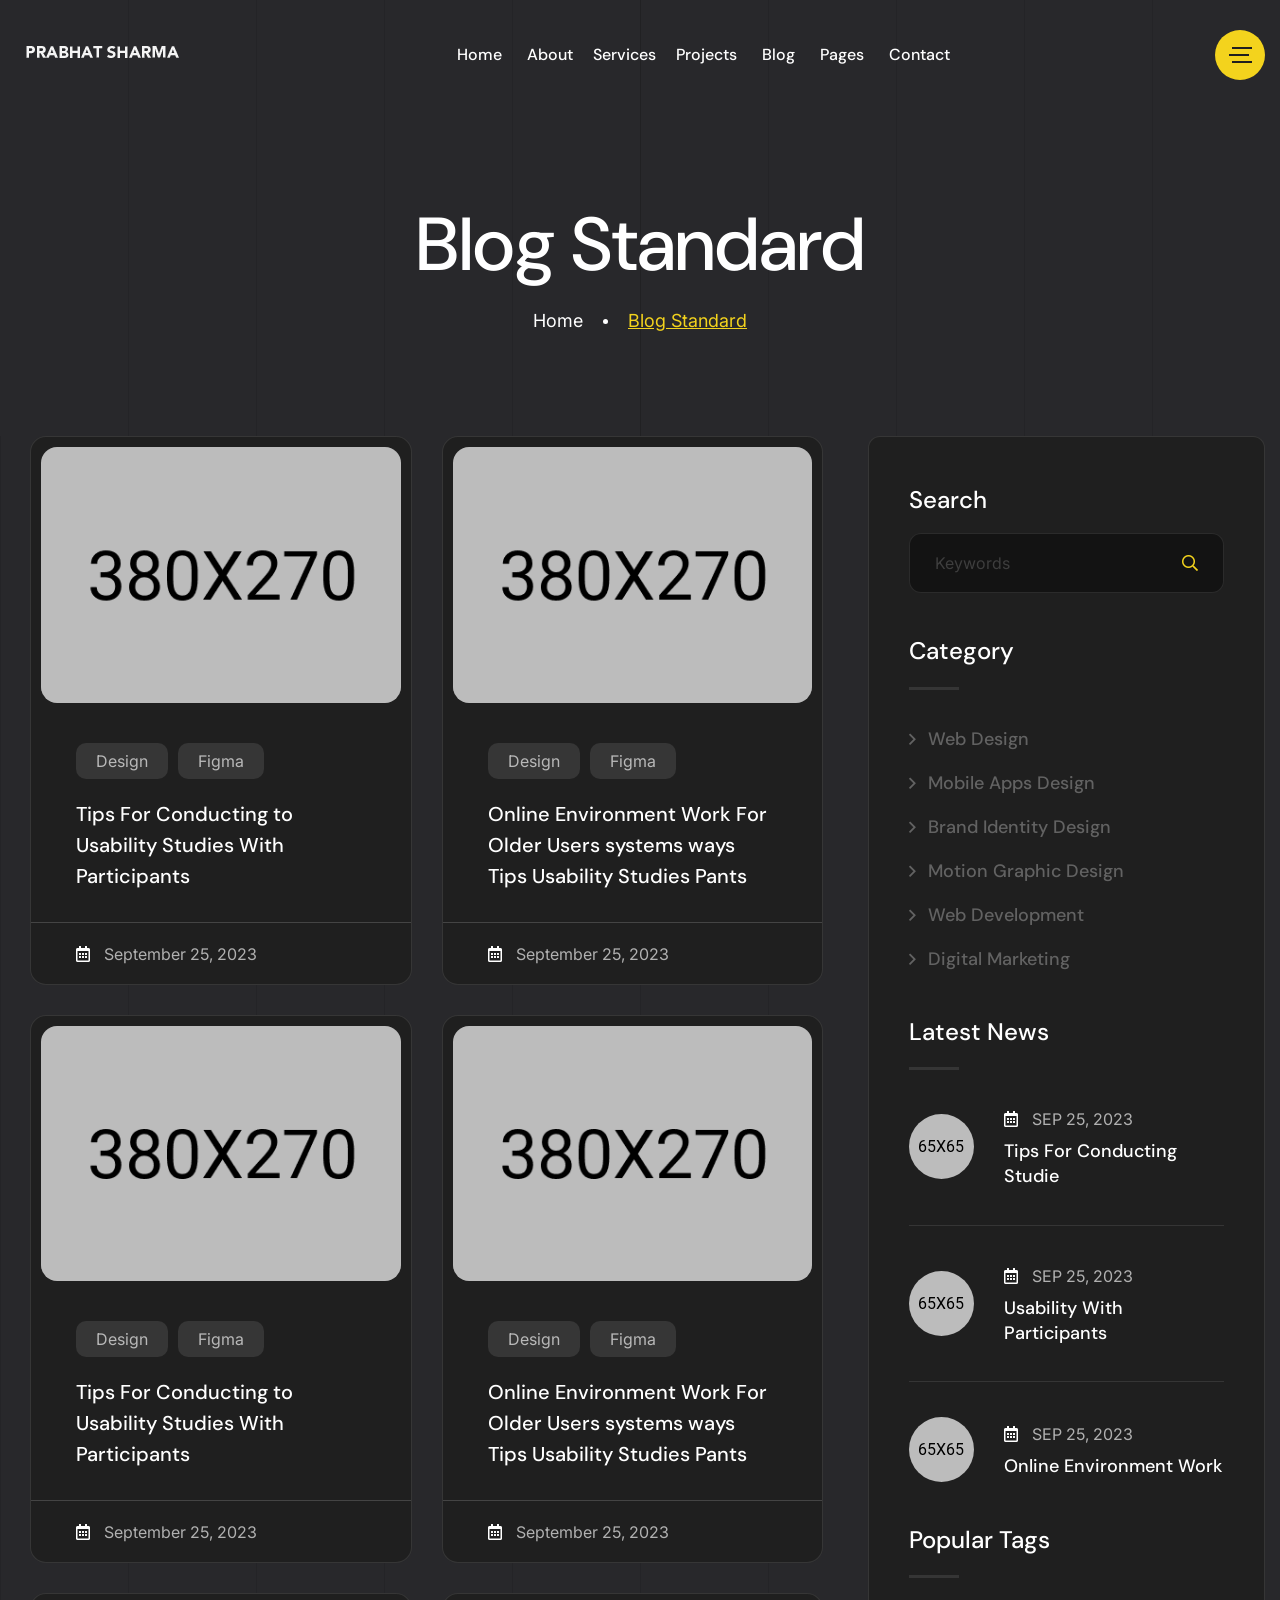
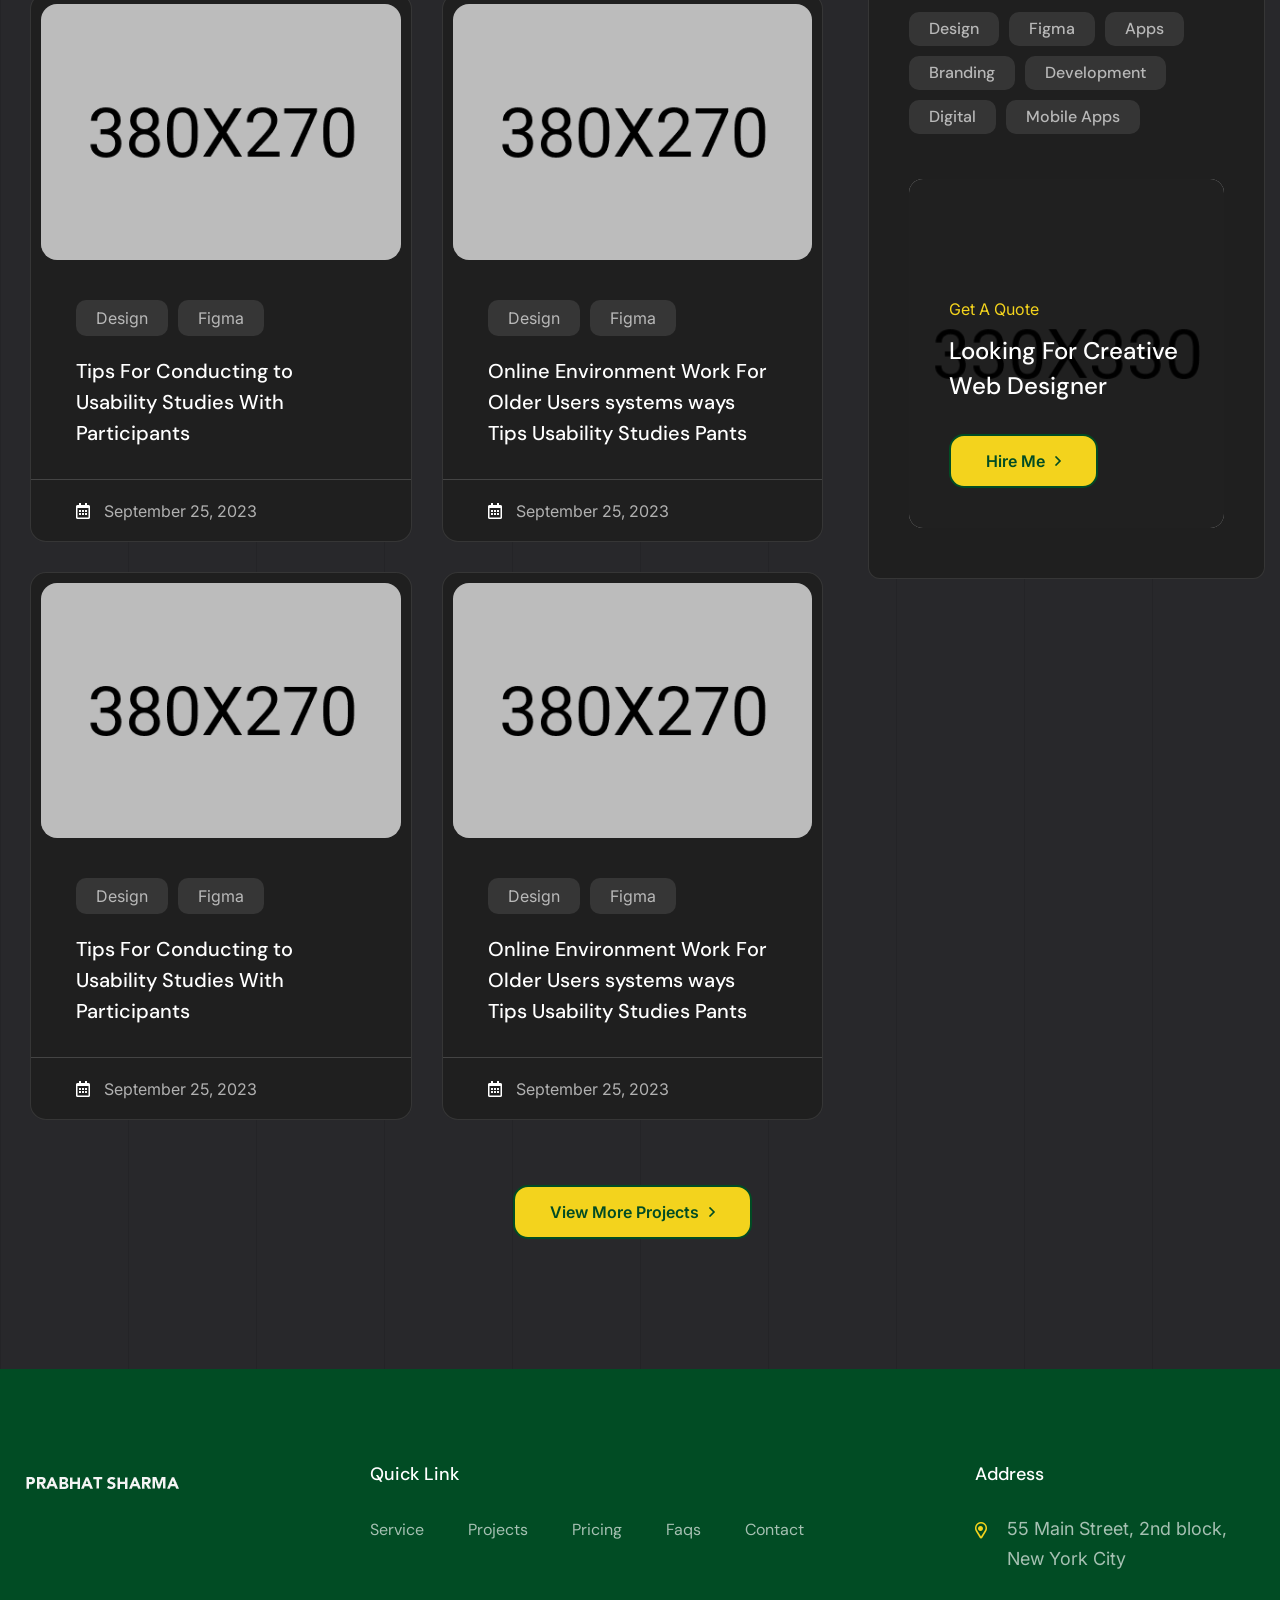
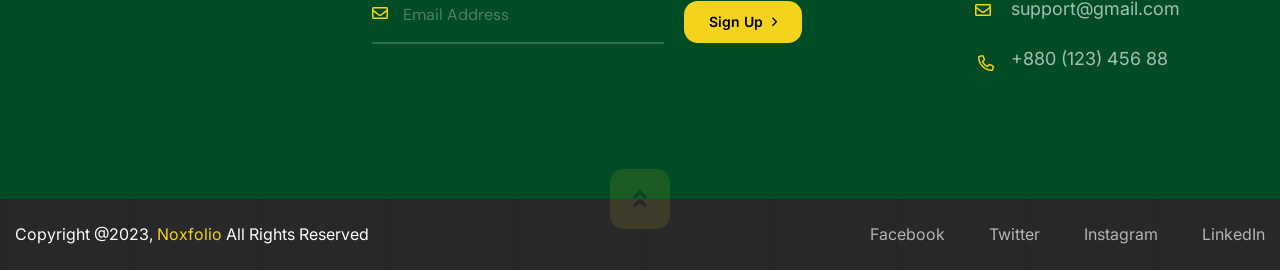
<file: blog.html>
<!DOCTYPE html>
<html lang="zxx">
<head>
    <!-- Required meta tags -->
    <meta charset="utf-8">
    <meta name="description" content="">
    <meta http-equiv="X-UA-Compatible" content="IE=edge">
    <meta name="viewport" content="width=device-width, initial-scale=1, shrink-to-fit=no">

    <!-- Title -->
    <title>Noxfolio - Personal Portfolio Resume HTML Template || Blog Standard</title>
    <!-- Favicon Icon -->
    <link rel="shortcut icon" href="assets/images/favicon.png" type="image/x-icon">
    
    <!-- Flaticon -->
    <link rel="stylesheet" href="assets/css/flaticon.min.css">
    <!-- Font Awesome -->
    <link rel="stylesheet" href="assets/css/fontawesome-5.14.0.min.css">
    <!-- Bootstrap -->
    <link rel="stylesheet" href="assets/css/bootstrap.min.css">
    <!-- Nice Select -->
    <link rel="stylesheet" href="assets/css/nice-select.min.css">
    <!-- Animate -->
    <link rel="stylesheet" href="assets/css/animate.min.css">
    <!-- Slick -->
    <link rel="stylesheet" href="assets/css/slick.min.css">
    <!-- Main Style -->
    <link rel="stylesheet" href="assets/css/style.css">
    
</head>
<body class="home-one">
    <div class="page-wrapper">

        <!-- Preloader -->
        <div class="preloader"></div>

        <!-- main header -->
        <header class="main-header menu-absolute">
            <!--Header-Upper-->
            <div class="header-upper">
                <div class="container container-1620 clearfix">

                    <div class="header-inner rel d-flex align-items-center">
                        <div class="logo-outer">
                            <div class="logo"><a href="index.html"><img src="assets/images/logos/logo.png" alt="Logo" title="Logo"></a></div>
                        </div>

                        <div class="nav-outer clearfix mx-auto">
                            <!-- Main Menu -->
                            <nav class="main-menu navbar-expand-lg">
                                <div class="navbar-header">
                                   <div class="mobile-logo my-15">
                                       <a href="index.html">
                                            <img src="assets/images/logos/logo.png" alt="Logo" title="Logo">
                                       </a>
                                   </div>
                                   
                                    <!-- Toggle Button -->
                                    <button type="button" class="navbar-toggle me-4" data-bs-toggle="collapse" data-bs-target=".navbar-collapse">
                                        <span class="icon-bar"></span>
                                        <span class="icon-bar"></span>
                                        <span class="icon-bar"></span>
                                    </button>
                                </div>

                                <div class="navbar-collapse collapse clearfix">
                                    <ul class="navigation clearfix">
                                        <li class="dropdown"><a href="#">Home</a>
                                            <ul>
                                               <li class="dropdown"><a href="#">MultiPage</a>
                                                    <ul>
                                                        <li><a href="index.html">Home One</a></li>
                                                        <li><a href="index2.html">Home Two</a></li>
                                                    </ul>
                                                </li>
                                               <li class="dropdown"><a href="#">OnePage</a>
                                                    <ul>
                                                        <li><a href="indexonepage.html">Home One</a></li>
                                                        <li><a href="index2onepage.html">Home Two</a></li>
                                                    </ul>
                                                </li>
                                            </ul>
                                        </li>
                                        <li><a href="about.html">about</a></li>
                                        <li><a href="services.html">services</a></li>
                                        <li class="dropdown"><a href="#">projects</a>
                                            <ul>
                                                <li><a href="projects.html">project Grid</a></li>
                                                <li><a href="projects-masonry.html">projects masonry</a></li>
                                                <li><a href="project-details.html">projects details</a></li>
                                            </ul>
                                        </li>
                                        <li class="dropdown"><a href="#">blog</a>
                                            <ul>
                                                <li><a href="blog.html">blog standard</a></li>
                                                <li><a href="blog-details.html">blog details</a></li>
                                            </ul>
                                        </li>
                                        <li class="dropdown"><a href="#">pages</a>
                                            <ul>
                                                <li><a href="404.html">Error Page</a></li>
                                            </ul>
                                        </li>
                                        <li><a href="contact.html">Contact</a></li>
                                    </ul>
                                </div>

                            </nav>
                            <!-- Main Menu End-->
                        </div>
                        
                        <!-- Menu Button -->
                        <div class="menu-btns">
                            <!-- menu sidbar -->
                            <div class="menu-sidebar">
                                <button>
                                    <img src="assets/images/shape/sidebar-tottler.svg" alt="Toggler">
                                </button>
                            </div>
                        </div>
                    </div>
                </div>
            </div>
            <!--End Header Upper-->
        </header>
       
       
        <!--Form Back Drop-->
        <div class="form-back-drop"></div>
        
        <!-- Hidden Sidebar -->
        <section class="hidden-bar">
            <div class="inner-box text-center">
                <div class="cross-icon"><span class="fa fa-times"></span></div>
                <div class="title">
                    <h4>Get Appointment</h4>
                </div>

                <!--Appointment Form-->
                <div class="appointment-form">
                    <form method="post" action="contact.html">
                        <div class="form-group">
                            <input type="text" name="text" value="" placeholder="Name" required>
                        </div>
                        <div class="form-group">
                            <input type="email" name="email" value="" placeholder="Email Address" required>
                        </div>
                        <div class="form-group">
                            <textarea placeholder="Message" rows="5"></textarea>
                        </div>
                        <div class="form-group">
                            <button type="submit" class="theme-btn">Submit now</button>
                        </div>
                    </form>
                </div>

                <!--Social Icons-->
                <div class="social-style-one">
                    <a href="#"><i class="fab fa-twitter"></i></a>
                    <a href="#"><i class="fab fa-facebook-f"></i></a>
                    <a href="#"><i class="fab fa-instagram"></i></a>
                    <a href="#"><i class="fab fa-pinterest-p"></i></a>
                </div>
            </div>
        </section>
        <!--End Hidden Sidebar -->
       
        
        <!-- Page Banner Start -->
        <section class="page-banner-area pt-200 rpt-140 pb-100 rpb-60 rel z-1 text-center">
            <div class="container">
                <div class="banner-inner text-white">
                    <h1 class="page-title wow fadeInUp delay-0-2s"> Blog Standard</h1>
                    <nav aria-label="breadcrumb">
                        <ol class="breadcrumb justify-content-center wow fadeInUp delay-0-4s">
                            <li class="breadcrumb-item"><a href="index.html">Home</a></li>
                            <li class="breadcrumb-item active"> Blog Standard</li>
                        </ol>
                    </nav>
                </div>
            </div>
            <div class="bg-lines">
               <span></span><span></span>
               <span></span><span></span>
               <span></span><span></span>
               <span></span><span></span>
               <span></span><span></span>
            </div>
        </section>
        <!-- Page Banner End -->
        
        
        <!-- Blog Standard Area start -->
        <section class="blog-standard-area pb-70 rpb-40 pb-130 rpb-100 rel z-1">
            <div class="container">
                <div class="row">
                    <div class="col-lg-8">
                        <div class="blog-standard-wrap">
                            <div class="row">
                                <div class="col-md-6 item">
                                    <div class="blog-item style-two wow fadeInUp delay-0-2s">
                                        <div class="image">
                                            <img src="assets/images/blog/blog-standard1.jpg" alt="Blog Standard">
                                        </div>
                                        <div class="content">
                                            <div class="blog-meta mb-20">
                                                <a class="tag" href="blog.html">Design</a>
                                                <a class="tag" href="blog.html">Figma</a>
                                            </div>
                                            <h5><a href="blog-details.html">Tips For Conducting to Usability Studies With Participants</a></h5>
                                            <hr>
                                            <div class="blog-meta mb-5">
                                                <a class="date" href="#"><i class="far fa-calendar-alt"></i> September 25, 2023</a>
                                            </div>
                                        </div>
                                    </div>
                                </div>
                                <div class="col-md-6 item">
                                    <div class="blog-item style-two wow fadeInUp delay-0-4s">
                                        <div class="image">
                                            <img src="assets/images/blog/blog-standard2.jpg" alt="Blog Standard">
                                        </div>
                                        <div class="content">
                                            <div class="blog-meta mb-20">
                                                <a class="tag" href="blog.html">Design</a>
                                                <a class="tag" href="blog.html">Figma</a>
                                            </div>
                                            <h5><a href="blog-details.html">Online Environment Work For Older Users systems ways Tips Usability Studies Pants</a></h5>
                                            <hr>
                                            <div class="blog-meta mb-5">
                                                <a class="date" href="#"><i class="far fa-calendar-alt"></i> September 25, 2023</a>
                                            </div>
                                        </div>
                                    </div>
                                </div>
                                <div class="col-md-6 item">
                                    <div class="blog-item style-two wow fadeInUp delay-0-2s">
                                        <div class="image">
                                            <img src="assets/images/blog/blog-standard3.jpg" alt="Blog Standard">
                                        </div>
                                        <div class="content">
                                            <div class="blog-meta mb-20">
                                                <a class="tag" href="blog.html">Design</a>
                                                <a class="tag" href="blog.html">Figma</a>
                                            </div>
                                            <h5><a href="blog-details.html">Tips For Conducting to Usability Studies With Participants</a></h5>
                                            <hr>
                                            <div class="blog-meta mb-5">
                                                <a class="date" href="#"><i class="far fa-calendar-alt"></i> September 25, 2023</a>
                                            </div>
                                        </div>
                                    </div>
                                </div>
                                <div class="col-md-6 item">
                                    <div class="blog-item style-two wow fadeInUp delay-0-4s">
                                        <div class="image">
                                            <img src="assets/images/blog/blog-standard4.jpg" alt="Blog Standard">
                                        </div>
                                        <div class="content">
                                            <div class="blog-meta mb-20">
                                                <a class="tag" href="blog.html">Design</a>
                                                <a class="tag" href="blog.html">Figma</a>
                                            </div>
                                            <h5><a href="blog-details.html">Online Environment Work For Older Users systems ways Tips Usability Studies Pants</a></h5>
                                            <hr>
                                            <div class="blog-meta mb-5">
                                                <a class="date" href="#"><i class="far fa-calendar-alt"></i> September 25, 2023</a>
                                            </div>
                                        </div>
                                    </div>
                                </div>
                                <div class="col-md-6 item">
                                    <div class="blog-item style-two wow fadeInUp delay-0-2s">
                                        <div class="image">
                                            <img src="assets/images/blog/blog-standard5.jpg" alt="Blog Standard">
                                        </div>
                                        <div class="content">
                                            <div class="blog-meta mb-20">
                                                <a class="tag" href="blog.html">Design</a>
                                                <a class="tag" href="blog.html">Figma</a>
                                            </div>
                                            <h5><a href="blog-details.html">Tips For Conducting to Usability Studies With Participants</a></h5>
                                            <hr>
                                            <div class="blog-meta mb-5">
                                                <a class="date" href="#"><i class="far fa-calendar-alt"></i> September 25, 2023</a>
                                            </div>
                                        </div>
                                    </div>
                                </div>
                                <div class="col-md-6 item">
                                    <div class="blog-item style-two wow fadeInUp delay-0-4s">
                                        <div class="image">
                                            <img src="assets/images/blog/blog-standard6.jpg" alt="Blog Standard">
                                        </div>
                                        <div class="content">
                                            <div class="blog-meta mb-20">
                                                <a class="tag" href="blog.html">Design</a>
                                                <a class="tag" href="blog.html">Figma</a>
                                            </div>
                                            <h5><a href="blog-details.html">Online Environment Work For Older Users systems ways Tips Usability Studies Pants</a></h5>
                                            <hr>
                                            <div class="blog-meta mb-5">
                                                <a class="date" href="#"><i class="far fa-calendar-alt"></i> September 25, 2023</a>
                                            </div>
                                        </div>
                                    </div>
                                </div>
                                <div class="col-md-6 item">
                                    <div class="blog-item style-two wow fadeInUp delay-0-2s">
                                        <div class="image">
                                            <img src="assets/images/blog/blog-standard7.jpg" alt="Blog Standard">
                                        </div>
                                        <div class="content">
                                            <div class="blog-meta mb-20">
                                                <a class="tag" href="blog.html">Design</a>
                                                <a class="tag" href="blog.html">Figma</a>
                                            </div>
                                            <h5><a href="blog-details.html">Tips For Conducting to Usability Studies With Participants</a></h5>
                                            <hr>
                                            <div class="blog-meta mb-5">
                                                <a class="date" href="#"><i class="far fa-calendar-alt"></i> September 25, 2023</a>
                                            </div>
                                        </div>
                                    </div>
                                </div>
                                <div class="col-md-6 item">
                                    <div class="blog-item style-two wow fadeInUp delay-0-4s">
                                        <div class="image">
                                            <img src="assets/images/blog/blog-standard8.jpg" alt="Blog Standard">
                                        </div>
                                        <div class="content">
                                            <div class="blog-meta mb-20">
                                                <a class="tag" href="blog.html">Design</a>
                                                <a class="tag" href="blog.html">Figma</a>
                                            </div>
                                            <h5><a href="blog-details.html">Online Environment Work For Older Users systems ways Tips Usability Studies Pants</a></h5>
                                            <hr>
                                            <div class="blog-meta mb-5">
                                                <a class="date" href="#"><i class="far fa-calendar-alt"></i> September 25, 2023</a>
                                            </div>
                                        </div>
                                    </div>
                                </div>
                                <div class="col-md-6 item offset-md-6">
                                    <div class="news-more-btn text-center mt-35 wow fadeInUp delay-0-2s">
                                        <a href="blog.html" class="theme-btn">View More Projects <i class="far fa-angle-right"></i></a>
                                    </div>
                                </div>
                            </div>
                        </div>
                    </div>
                    <div class="col-lg-4">
                        <div class="main-sidebar rmt-65">
                            <div class="widget widget-search wow fadeInUp delay-0-2s">
                                <h4 class="widget-title">Search</h4>
                                <form action="#" class="default-search-form">
                                    <input type="text" placeholder="Keywords" required>
                                    <button type="submit" class="searchbutton far fa-search"></button>
                                </form>
                            </div>
                            <div class="widget widget-category wow fadeInUp delay-0-4s">
                                <h4 class="widget-title">Category</h4>
                                <ul>
                                    <li><i class="far fa-angle-right"></i> <a href="blog.html">Web Design</a></li>
                                    <li><i class="far fa-angle-right"></i> <a href="blog.html">Mobile Apps Design</a></li>
                                    <li><i class="far fa-angle-right"></i> <a href="blog.html">Brand Identity Design</a></li>
                                    <li><i class="far fa-angle-right"></i> <a href="blog.html">Motion Graphic Design</a></li>
                                    <li><i class="far fa-angle-right"></i> <a href="blog.html">Web Development</a></li>
                                    <li><i class="far fa-angle-right"></i> <a href="blog.html">Digital Marketing</a></li>
                                </ul>
                            </div>
                            <div class="widget widget-recent-news wow fadeInUp delay-0-2s">
                                <h4 class="widget-title">Latest News</h4>
                                <ul>
                                    <li>
                                        <div class="image">
                                            <img src="assets/images/widgets/news1.jpg" alt="News">
                                        </div>
                                        <div class="content">
                                            <div class="blog-meta mb-5">
                                                <a class="date" href="#"><i class="far fa-calendar-alt"></i> Sep 25, 2023</a>
                                            </div>
                                            <h5><a href="blog-details.html">Tips For Conducting Studie</a></h5>
                                        </div>
                                    </li>
                                    <li>
                                        <div class="image">
                                            <img src="assets/images/widgets/news2.jpg" alt="News">
                                        </div>
                                        <div class="content">
                                            <div class="blog-meta mb-5">
                                                <a class="date" href="#"><i class="far fa-calendar-alt"></i> Sep 25, 2023</a>
                                            </div>
                                            <h5><a href="blog-details.html">Usability With Participants</a></h5>
                                        </div>
                                    </li>
                                    <li>
                                        <div class="image">
                                            <img src="assets/images/widgets/news3.jpg" alt="News">
                                        </div>
                                        <div class="content">
                                            <div class="blog-meta mb-5">
                                                <a class="date" href="#"><i class="far fa-calendar-alt"></i> Sep 25, 2023</a>
                                            </div>
                                            <h5><a href="blog-details.html">Online Environment Work</a></h5>
                                        </div>
                                    </li>
                                </ul>
                            </div>
                            <div class="widget widget-tag-cloud wow fadeInUp delay-0-2s">
                                <h4 class="widget-title">Popular Tags</h4>
                                <div class="tag-coulds">
                                    <a href="blog.html">Design</a>
                                    <a href="blog.html">Figma</a>
                                    <a href="blog.html">Apps</a>
                                    <a href="blog.html">Branding</a>
                                    <a href="blog.html">Development</a>
                                    <a href="blog.html">Digital</a>
                                    <a href="blog.html">Mobile Apps</a>
                                </div>
                            </div>
                            <div class="widget widget-cta wow fadeInUp delay-0-2s">
                                <div class="cta-widget" style="background-image: url(assets/images/widgets/widget-cta.jpg);">
                                    <span class="sub-title">Get A Quote</span>
                                    <h4>Looking For Creative Web Designer</h4>
                                    <a href="contact.html" class="theme-btn">Hire Me <i class="far fa-angle-right"></i></a>
                                </div>
                            </div>
                        </div>
                    </div>
                </div>
            </div>
            <div class="bg-lines">
               <span></span><span></span>
               <span></span><span></span>
               <span></span><span></span>
               <span></span><span></span>
               <span></span><span></span>
            </div>
        </section>
        <!-- Blog Standard Area end -->
        
        
        <!-- footer area start -->
        <footer class="main-footer rel z-1">
            <div class="footer-top-wrap bgc-black pt-100 pb-75">
                <div class="container">
                    <div class="row">
                        <div class="col-lg-2 col-md-12">
                            <div class="footer-widget widget_logo wow fadeInUp delay-0-2s">
                                <div class="footer-logo">
                                    <a href="index.html"><img src="assets/images/logos/logo.png" alt="Logo"></a>
                                </div>
                            </div>
                        </div>
                        <div class="col-lg-7 col-md-7">
                            <div class="footer-widget widget_nav_menu wow fadeInUp delay-0-4s">
                                <h6 class="footer-title">Quick Link</h6>
                                <ul>
                                    <li><a href="services.html">Service</a></li>
                                    <li><a href="projects.html">Projects</a></li>
                                    <li><a href="services.html#pricing">Pricing</a></li>
                                    <li><a href="about.html#faqs">Faqs</a></li>
                                    <li><a href="contact.html">Contact</a></li>
                                </ul>
                            </div>
                            <div class="footer-widget widget_newsletter wow fadeInUp delay-0-4s">
                                <form action="#">
                                    <label for="email"><i class="far fa-envelope"></i></label>
                                    <input id="email" type="email" placeholder="Email Address" required>
                                    <button>Sign Up <i class="far fa-angle-right"></i></button>
                                </form>
                            </div>
                        </div>
                        <div class="col-lg-3 col-md-5">
                            <div class="footer-widget widget_contact_info wow fadeInUp delay-0-6s">
                                <h6 class="footer-title">Address</h6>
                                <ul>
                                    <li><i class="far fa-map-marker-alt"></i> 55 Main Street, 2nd block, New York City</li>
                                    <li><i class="far fa-envelope"></i> <a href="mailto:support@gmail.com">support@gmail.com</a></li>
                                    <li><i class="far fa-phone"></i> <a href="callto:+880(123)45688">+880 (123) 456 88</a></li>
                                </ul>
                            </div>
                        </div>
                    </div>
                </div>
            </div>
            <div class="footer-bottom pt-20 pb-5 rpt-25">
                <div class="container">
                   <div class="row">
                       <div class="col-lg-6">
                            <div class="copyright-text">
                                <p>Copyright @2023, <a href="index.html">Noxfolio</a> All Rights Reserved</p>
                            </div>
                       </div>
                       <div class="col-lg-6 text-lg-end">
                           <ul class="footer-bottom-nav">
                               <li><a href="#">Facebook</a></li>
                               <li><a href="#">Twitter</a></li>
                               <li><a href="#">Instagram</a></li>
                               <li><a href="#">LinkedIn</a></li>
                           </ul>
                       </div>
                   </div>
                   <!-- Scroll Top Button -->
                    <button class="scroll-top scroll-to-target" data-target="html"><span class="fas fa-angle-double-up"></span></button>
                </div>
                <div class="bg-lines">
                   <span></span><span></span>
                   <span></span><span></span>
                   <span></span><span></span>
                   <span></span><span></span>
                   <span></span><span></span>
                </div>
            </div>
        </footer>
        <!-- footer area end -->

    </div>
    <!--End pagewrapper-->
   
    
    <!-- Jquery -->
    <script src="assets/js/jquery-3.6.0.min.js"></script>
    <!-- Bootstrap -->
    <script src="assets/js/bootstrap.min.js"></script>
    <!-- Appear Js -->
    <script src="assets/js/appear.min.js"></script>
    <!-- Slick -->
    <script src="assets/js/slick.min.js"></script>
    <!-- Nice Select -->
    <script src="assets/js/jquery.nice-select.min.js"></script>
    <!-- Image Loader -->
    <script src="assets/js/imagesloaded.pkgd.min.js"></script>
    <!-- Isotope -->
    <script src="assets/js/isotope.pkgd.min.js"></script>
    <!--  WOW Animation -->
    <script src="assets/js/wow.min.js"></script>
    <!-- Custom script -->
    <script src="assets/js/script.js"></script>

</body>
</html>
</file>
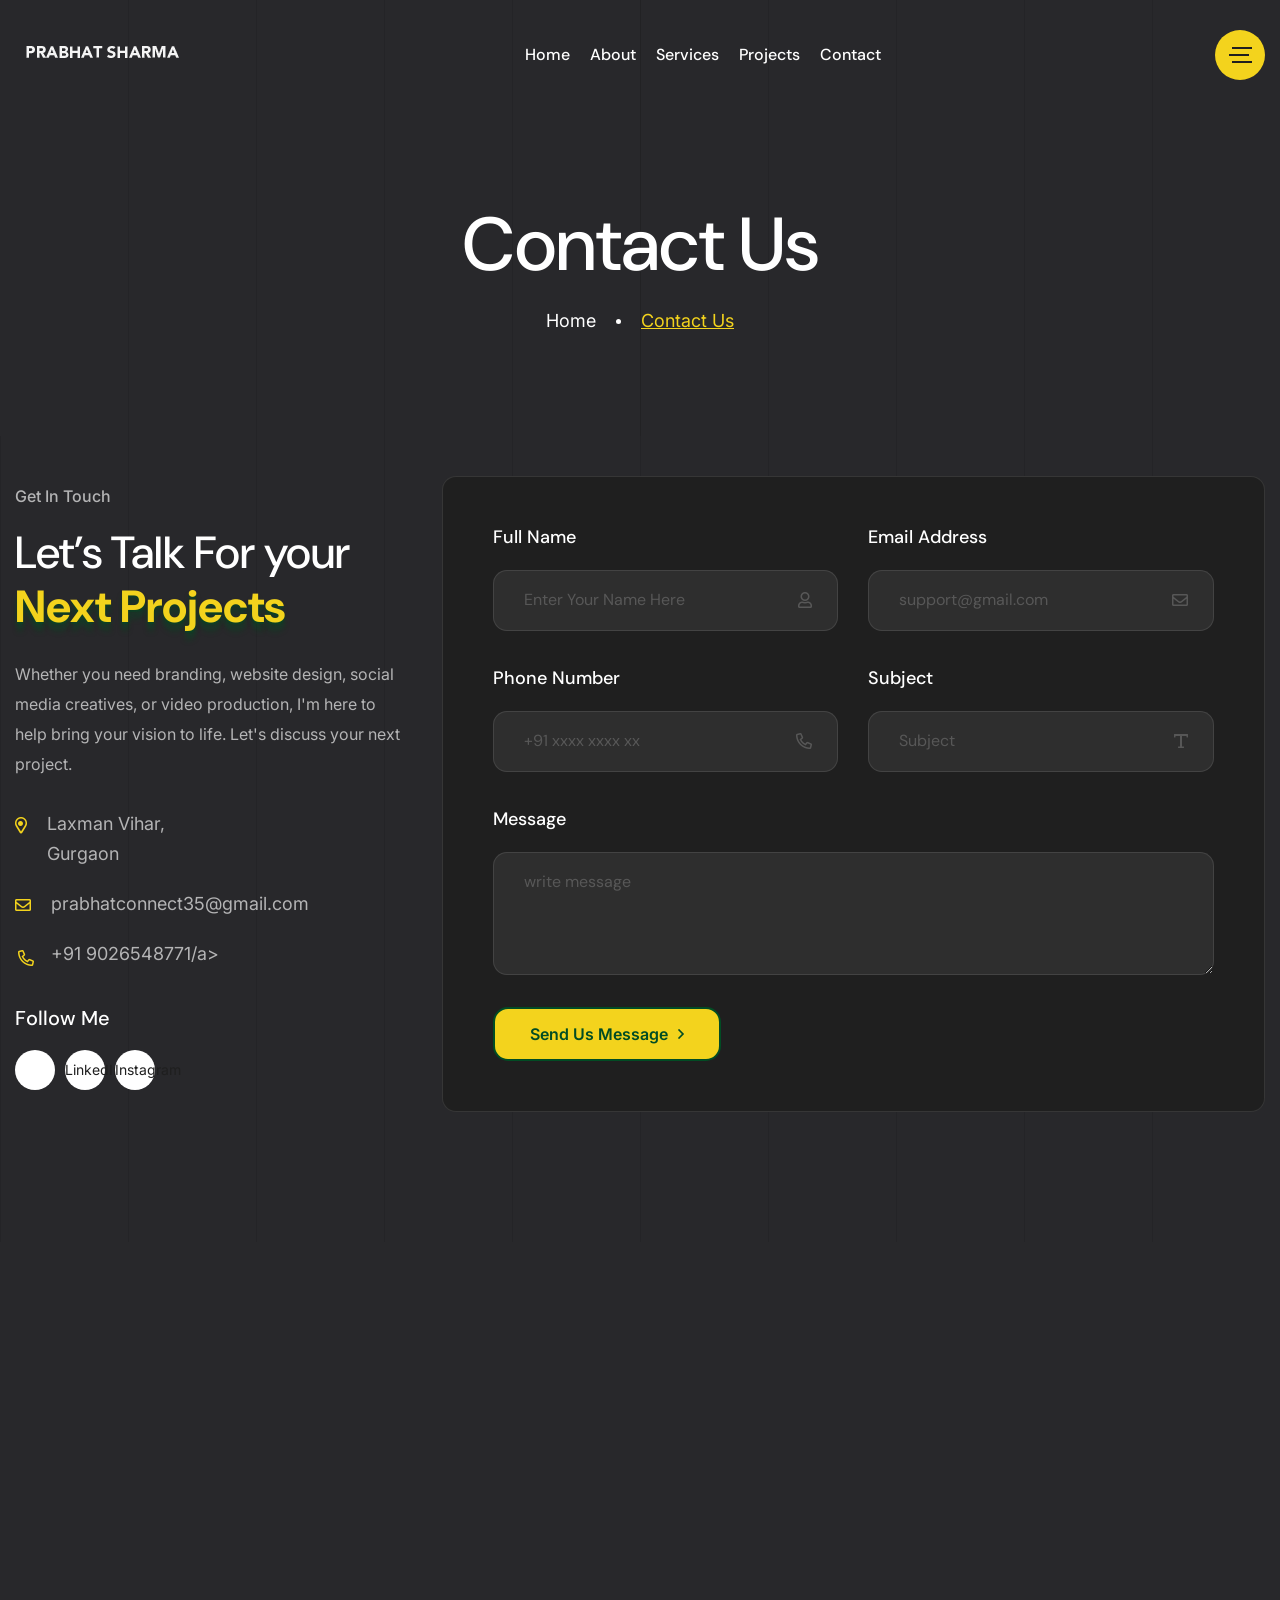
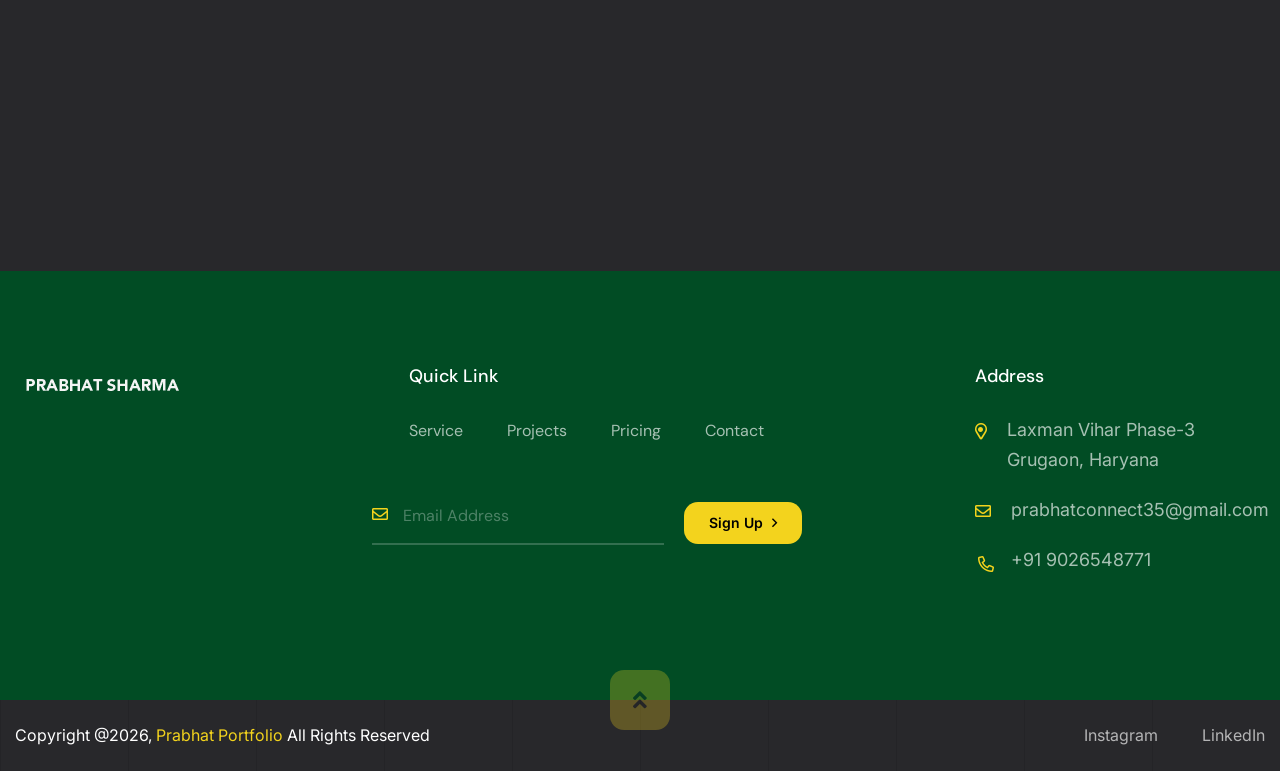
<file: contact.html>
<!DOCTYPE html>
<html lang="zxx">
<head>
    <!-- Required meta tags -->
    <meta charset="utf-8">
    <meta name="description" content="">
    <meta http-equiv="X-UA-Compatible" content="IE=edge">
    <meta name="viewport" content="width=device-width, initial-scale=1, shrink-to-fit=no">

    <!-- Title -->
    <title>Prabhat Shamra Portfolio</title>
    <!-- Favicon Icon -->
    <link rel="shortcut icon" href="assets/images/favicon.png" type="image/x-icon">
    
    <!-- Flaticon -->
    <link rel="stylesheet" href="assets/css/flaticon.min.css">
    <!-- Font Awesome -->
    <link rel="stylesheet" href="assets/css/fontawesome-5.14.0.min.css">
    <!-- Bootstrap -->
    <link rel="stylesheet" href="assets/css/bootstrap.min.css">
    <!-- Nice Select -->
    <link rel="stylesheet" href="assets/css/nice-select.min.css">
    <!-- Animate -->
    <link rel="stylesheet" href="assets/css/animate.min.css">
    <!-- Slick -->
    <link rel="stylesheet" href="assets/css/slick.min.css">
    <!-- Main Style -->
    <link rel="stylesheet" href="assets/css/style.css">
    
</head>
<body class="home-one">
    <div class="page-wrapper">

        <!-- Preloader -->
        <div class="preloader"></div>

        <!-- main header -->
        <header class="main-header menu-absolute">
            <!--Header-Upper-->
            <div class="header-upper">
                <div class="container container-1620 clearfix">

                    <div class="header-inner rel d-flex align-items-center">
                        <div class="logo-outer">
                            <div class="logo"><a href="index.html"><img src="assets/images/logos/logo.png" alt="Logo" title="Logo"></a></div>
                        </div>

                        <div class="nav-outer clearfix mx-auto">
                            <!-- Main Menu -->
                            <nav class="main-menu navbar-expand-lg">
                                <div class="navbar-header">
                                   <div class="mobile-logo my-15">
                                       <a href="index.html">
                                            <img src="assets/images/logos/logo.png" alt="Logo" title="Logo">
                                       </a>
                                   </div>
                                   
                                    <!-- Toggle Button -->
                                    <button type="button" class="navbar-toggle me-4" data-bs-toggle="collapse" data-bs-target=".navbar-collapse">
                                        <span class="icon-bar"></span>
                                        <span class="icon-bar"></span>
                                        <span class="icon-bar"></span>
                                    </button>
                                </div>

                                <div class="navbar-collapse collapse clearfix">
                                    <ul class="navigation clearfix">
                                      <li><a href="index.html">Home</a></li>
                                        <li><a href="about.html">about</a></li>
                                        <li><a href="services.html">services</a></li>
                                       
                                            <ul>
                                                <li>
    <a href="projects.html">Projects</a>
</li>
                                            </ul>
                                        </li>
                                        
                                        
                                        <li><a href="contact.html">Contact</a></li>
                                    </ul>
                                </div>

                            </nav>
                            <!-- Main Menu End-->
                        </div>
                        
                        <!-- Menu Button -->
                        <div class="menu-btns">
                            <!-- menu sidbar -->
                            <div class="menu-sidebar">
                                <button>
                                    <img src="assets/images/shape/sidebar-tottler.svg" alt="Toggler">
                                </button>
                            </div>
                        </div>
                    </div>
                </div>
            </div>
            <!--End Header Upper-->
        </header>
       
       
        <!--Form Back Drop-->
        <div class="form-back-drop"></div>
        
        <!-- Hidden Sidebar -->
        <section class="hidden-bar">
            <div class="inner-box text-center">
                <div class="cross-icon"><span class="fa fa-times"></span></div>
                <div class="title">
                    <h4>Get Appointment</h4>
                </div>

                <!--Appointment Form-->
                <div class="appointment-form">
                    <form method="post" action="contact.html">
                        <div class="form-group">
                            <input type="text" name="text" value="" placeholder="Name" required>
                        </div>
                        <div class="form-group">
                            <input type="email" name="email" value="" placeholder="Email Address" required>
                        </div>
                        <div class="form-group">
                            <textarea placeholder="Message" rows="5"></textarea>
                        </div>
                        <div class="form-group">
                            <button type="submit" class="theme-btn">Submit now</button>
                        </div>
                    </form>
                </div>

                <!--Social Icons-->
                
            </div>
        </section>
        <!--End Hidden Sidebar -->
       
        
        <!-- Page Banner Start -->
        <section class="page-banner-area pt-200 rpt-140 pb-100 rpb-60 rel z-1 text-center">
            <div class="container">
                <div class="banner-inner text-white">
                    <h1 class="page-title wow fadeInUp delay-0-2s">Contact Us</h1>
                    <nav aria-label="breadcrumb">
                        <ol class="breadcrumb justify-content-center wow fadeInUp delay-0-4s">
                            <li class="breadcrumb-item"><a href="index.html">Home</a></li>
                            <li class="breadcrumb-item active">Contact Us</li>
                        </ol>
                    </nav>
                </div>
            </div>
            <div class="bg-lines">
               <span></span><span></span>
               <span></span><span></span>
               <span></span><span></span>
               <span></span><span></span>
               <span></span><span></span>
            </div>
        </section>
        <!-- Page Banner End -->
        
        
        <!-- Contact Page Area start -->
        <section class="contact-page pt-40 pb-130 rpb-100 rel z-1">
            <div class="container">
                <div class="row align-items-center">
                    <div class="col-lg-4">
                        <div class="contact-page-content rmb-55 wow fadeInUp delay-0-2s">
                            <div class="section-title mb-30">
                                <span class="sub-title mb-15">Get In Touch</span>
                                <h2>Let’s Talk For your <span>Next Projects</span></h2>
                                <p>Whether you need branding, website design, social media creatives, or video production, I'm here to help bring your vision to life. Let's discuss your next project.</p>
                            </div>
                            <h6></h6>
                            <div class="widget_contact_info mb-35">
                                <ul>
                                    <li><i class="far fa-map-marker-alt"></i> Laxman Vihar,<br> Gurgaon</li>
                                    <li><i class="far fa-envelope"></i> <a href="mailto:support@gmail.com">prabhatconnect35@gmail.com</a></li>
                                    <li><i class="far fa-phone"></i> <a href="callto:+880(123)45688">+91 9026548771/a></li>
                                </ul>
                            </div>
                            <h5>Follow Me</h5>
                            <div class="social-style-one mt-10">
                               
                               <a href="https://www.linkedin.com/in/prabhat-sharma-9097132b3/"
   target="_blank">
   LinkedIn
</a>
                                 <a href="https://www.instagram.com/thehybriddesignerrr/"
       target="_blank">
        Instagram
    </a>
                            </div>
                        </div>
                    </div>
                    <div class="col-lg-8">
                        <div class="contact-page-form contact-form form-style-one wow fadeInUp delay-0-2s">
                            <form id="contactForm" class="contactForm" name="contactForm" action="assets/php/form-process.php" method="post">
                                <div class="row">
                                    <div class="col-md-6">
                                        <div class="form-group">
                                            <label for="name">Full Name</label>
                                            <input type="text" id="name" name="name" class="form-control" value="" placeholder="Enter Your Name Here" required data-error="Please enter your Name">
                                            <label for="name" class="for-icon"><i class="far fa-user"></i></label>
                                            <div class="help-block with-errors"></div>
                                        </div>
                                    </div>
                                    <div class="col-md-6">
                                        <div class="form-group">
                                            <label for="email">Email Address</label>
                                            <input type="email" id="email" name="email" class="form-control" value="" placeholder="support@gmail.com" required data-error="Please enter your Email">
                                            <label for="email" class="for-icon"><i class="far fa-envelope"></i></label>
                                            <div class="help-block with-errors"></div>
                                        </div>
                                    </div>
                                    <div class="col-md-6">
                                        <div class="form-group">
                                            <label for="phone_number">Phone Number</label>
                                            <input type="text" id="phone_number" name="phone_number" class="form-control" value="" placeholder="+91 xxxx xxxx xx" required data-error="Please enter your Phone Number">
                                            <label for="phone_number" class="for-icon"><i class="far fa-phone"></i></label>
                                            <div class="help-block with-errors"></div>
                                        </div>
                                    </div>
                                    <div class="col-md-6">
                                        <div class="form-group">
                                            <label for="subject">Subject</label>
                                            <input type="text" id="subject" name="subject" class="form-control" value="" placeholder="Subject" required data-error="Please enter your Subject">
                                            <label for="subject" class="for-icon"><i class="far fa-text"></i></label>
                                            <div class="help-block with-errors"></div>
                                        </div>
                                    </div>
                                    <div class="col-md-12">
                                        <div class="form-group">
                                            <label for="message">Message</label>
                                            <textarea name="message" id="message" class="form-control" rows="4" placeholder="write message" required data-error="Please enter your Message"></textarea>
                                            <div class="help-block with-errors"></div>
                                        </div>
                                    </div>
                                    <div class="col-md-12">
                                        <div class="form-group mb-0">
                                            <button type="submit" class="theme-btn">Send Us Message <i class="far fa-angle-right"></i></button>
                                            <div id="msgSubmit" class="hidden"></div>
                                        </div>
                                    </div>
                                </div>
                            </form>
                        </div>
                    </div>
                </div>
            </div>
            <div class="bg-lines">
               <span></span><span></span>
               <span></span><span></span>
               <span></span><span></span>
               <span></span><span></span>
               <span></span><span></span>
            </div>
        </section>
        <!-- Contact Page Area end -->
        
        
        <!-- Location Map Area Start -->
        <div class="contact-page-map pb-120 rpb-90 wow fadeInUp delay-0-2s">
            <div class="container">
                <div class="our-location">
                    <iframe 
  src="https://www.google.com/maps?q=Gurgaon,Haryana,India&output=embed" 
  style="border:0; width:100%; height:500px;" 
  allowfullscreen="" 
  loading="lazy">
</iframe>
                </div>
            </div>
        </div>
        <!-- Location Map Area End -->
        
        
        <!-- footer area start -->
        <footer class="main-footer rel z-1">
            <div class="footer-top-wrap bgc-black pt-100 pb-75">
                <div class="container">
                    <div class="row">
                        <div class="col-lg-2 col-md-12">
                            <div class="footer-widget widget_logo wow fadeInUp delay-0-2s">
                                <div class="footer-logo">
                                    <a href="index.html"><img src="assets/images/logos/logo.png" alt="Logo"></a>
                                </div>
                            </div>
                        </div>
                        <div class="col-lg-7 col-md-7">
                            <div class="footer-widget widget_nav_menu wow fadeInUp delay-0-4s">
                                <h6 class="footer-title">Quick Link</h6>
                                <ul>
                                    <li><a href="services.html">Service</a></li>
                                    <li><a href="projects.html">Projects</a></li>
                                    <li><a href="services.html#pricing">Pricing</a></li>
                                    
                                    <li><a href="contact.html">Contact</a></li>
                                </ul>
                            </div>
                            <div class="footer-widget widget_newsletter wow fadeInUp delay-0-4s">
                                <form action="#">
                                    <label for="email-address"><i class="far fa-envelope"></i></label>
                                    <input id="email-address" type="email" placeholder="Email Address" required>
                                    <button>Sign Up <i class="far fa-angle-right"></i></button>
                                </form>
                            </div>
                        </div>
                        <div class="col-lg-3 col-md-5">
                            <div class="footer-widget widget_contact_info wow fadeInUp delay-0-6s">
                                <h6 class="footer-title">Address</h6>
                                <ul>
<li><i class="far fa-map-marker-alt"></i>Laxman Vihar Phase-3 Grugaon, Haryana</li>
                                    <li><i class="far fa-envelope"></i> <a href="mailto:support@gmail.com">prabhatconnect35@gmail.com</a></li>
                                    <li><i class="far fa-phone"></i> <a href="callto:+880(123)45688">+91 9026548771</a></li>
                                </ul>
                            </div>
                        </div>
                    </div>
                </div>
            </div>
            <div class="footer-bottom pt-20 pb-5 rpt-25">
                <div class="container">
                   <div class="row">
                       <div class="col-lg-6">
                            <div class="copyright-text">
                                <p>Copyright @2026, <a href="index.html">Prabhat Portfolio</a> All Rights Reserved</p>
                            </div>
                       </div>
                       <div class="col-lg-6 text-lg-end">
                           <ul class="footer-bottom-nav">
                               
                               <li> <a href="https://www.instagram.com/thehybriddesignerrr/"
       target="_blank">
        Instagram
    </a></li>
                               <li><a href="https://www.linkedin.com/in/prabhat-sharma-9097132b3/"
   target="_blank">
   LinkedIn
</a></li>
                           </ul>
                       </div>
                   </div>
                   <!-- Scroll Top Button -->
                    <button class="scroll-top scroll-to-target" data-target="html"><span class="fas fa-angle-double-up"></span></button>
                </div>
                <div class="bg-lines">
                   <span></span><span></span>
                   <span></span><span></span>
                   <span></span><span></span>
                   <span></span><span></span>
                   <span></span><span></span>
                </div>
            </div>
        </footer>
        <!-- footer area end -->

    </div>
    <!--End pagewrapper-->
   
    
    <!-- Jquery -->
    <script src="assets/js/jquery-3.6.0.min.js"></script>
    <!-- Bootstrap -->
    <script src="assets/js/bootstrap.min.js"></script>
    <!-- Appear Js -->
    <script src="assets/js/appear.min.js"></script>
    <!-- Slick -->
    <script src="assets/js/slick.min.js"></script>
    <!-- Nice Select -->
    <script src="assets/js/jquery.nice-select.min.js"></script>
    <!-- Image Loader -->
    <script src="assets/js/imagesloaded.pkgd.min.js"></script>
    <!-- Isotope -->
    <script src="assets/js/isotope.pkgd.min.js"></script>
    <!--  WOW Animation -->
    <script src="assets/js/wow.min.js"></script>
    <!-- Custom script -->
    <script src="assets/js/script.js"></script>
    
    <!-- For Contact Form -->
    <script src="assets/js/jquery.ajaxchimp.min.js"></script>
    <script src="assets/js/form-validator.min.js"></script>
    <script src="assets/js/contact-form-script.js"></script>

</body>
</html>
</file>
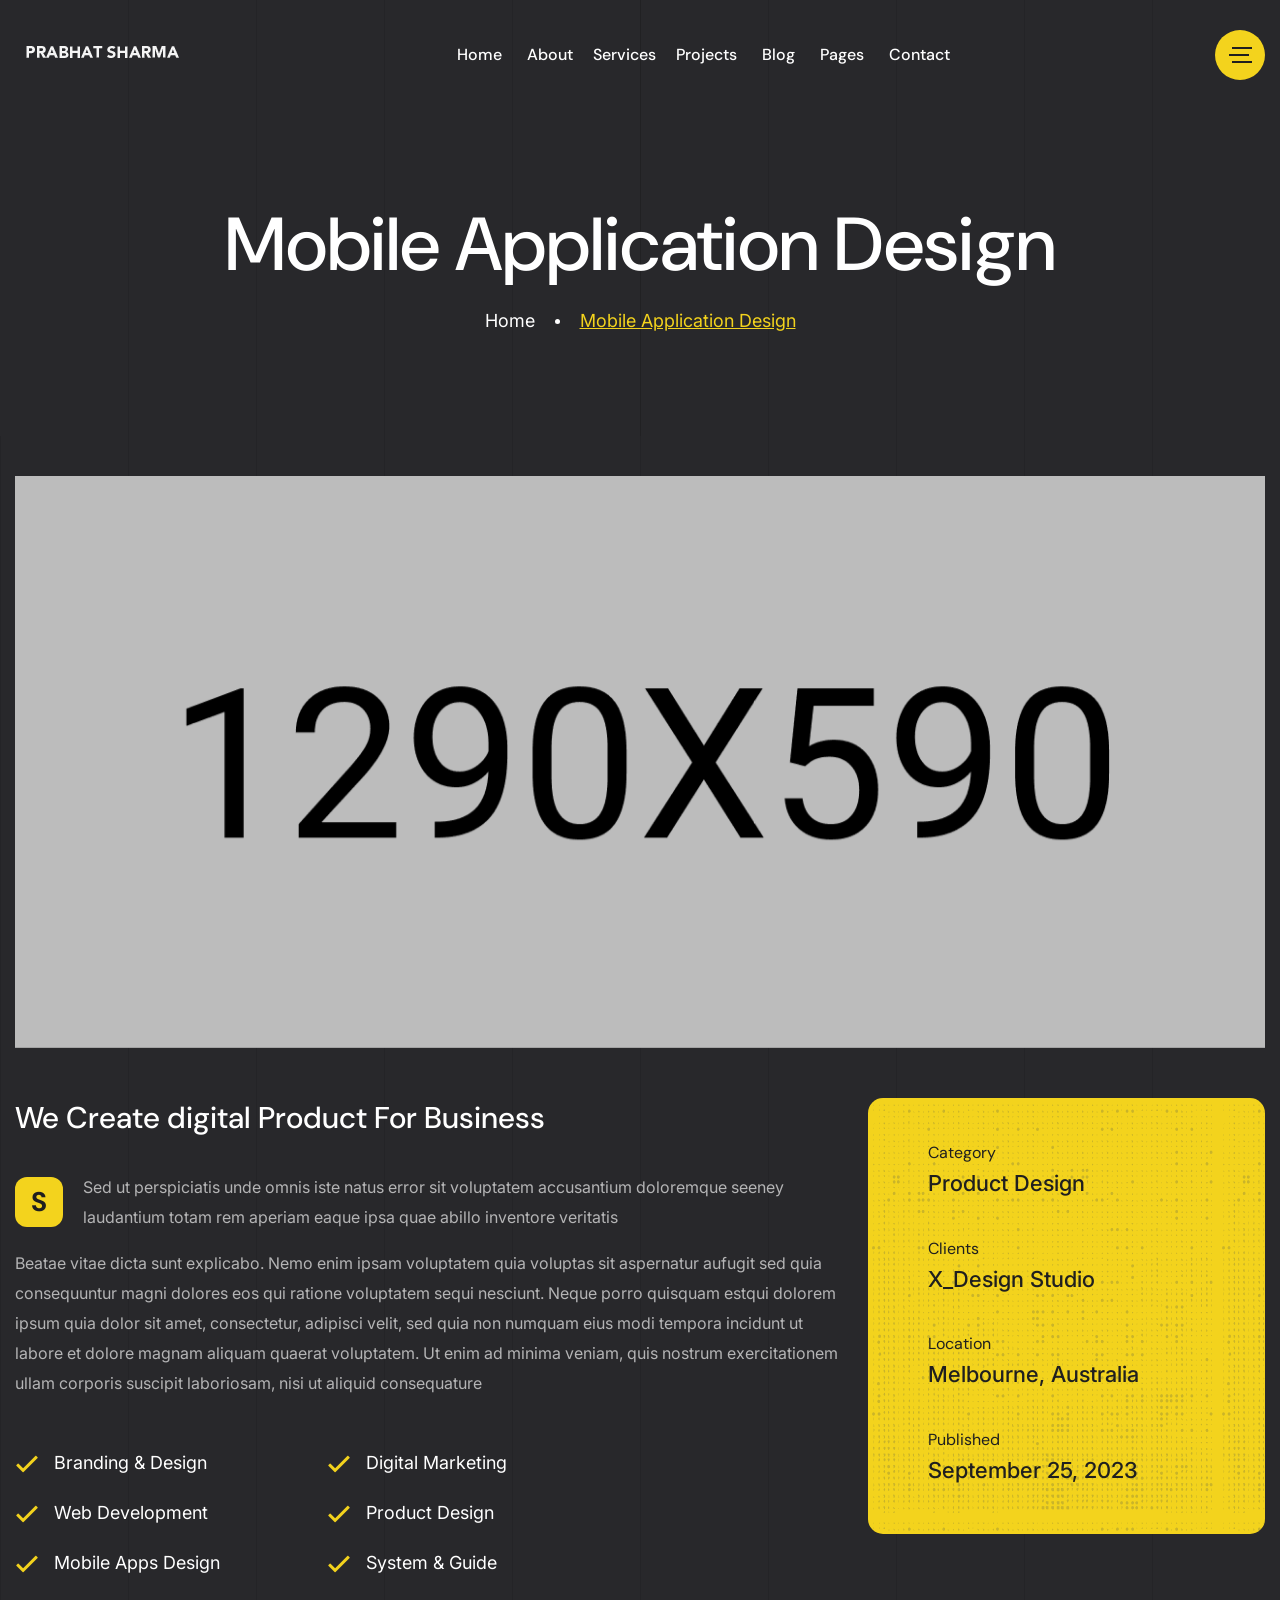
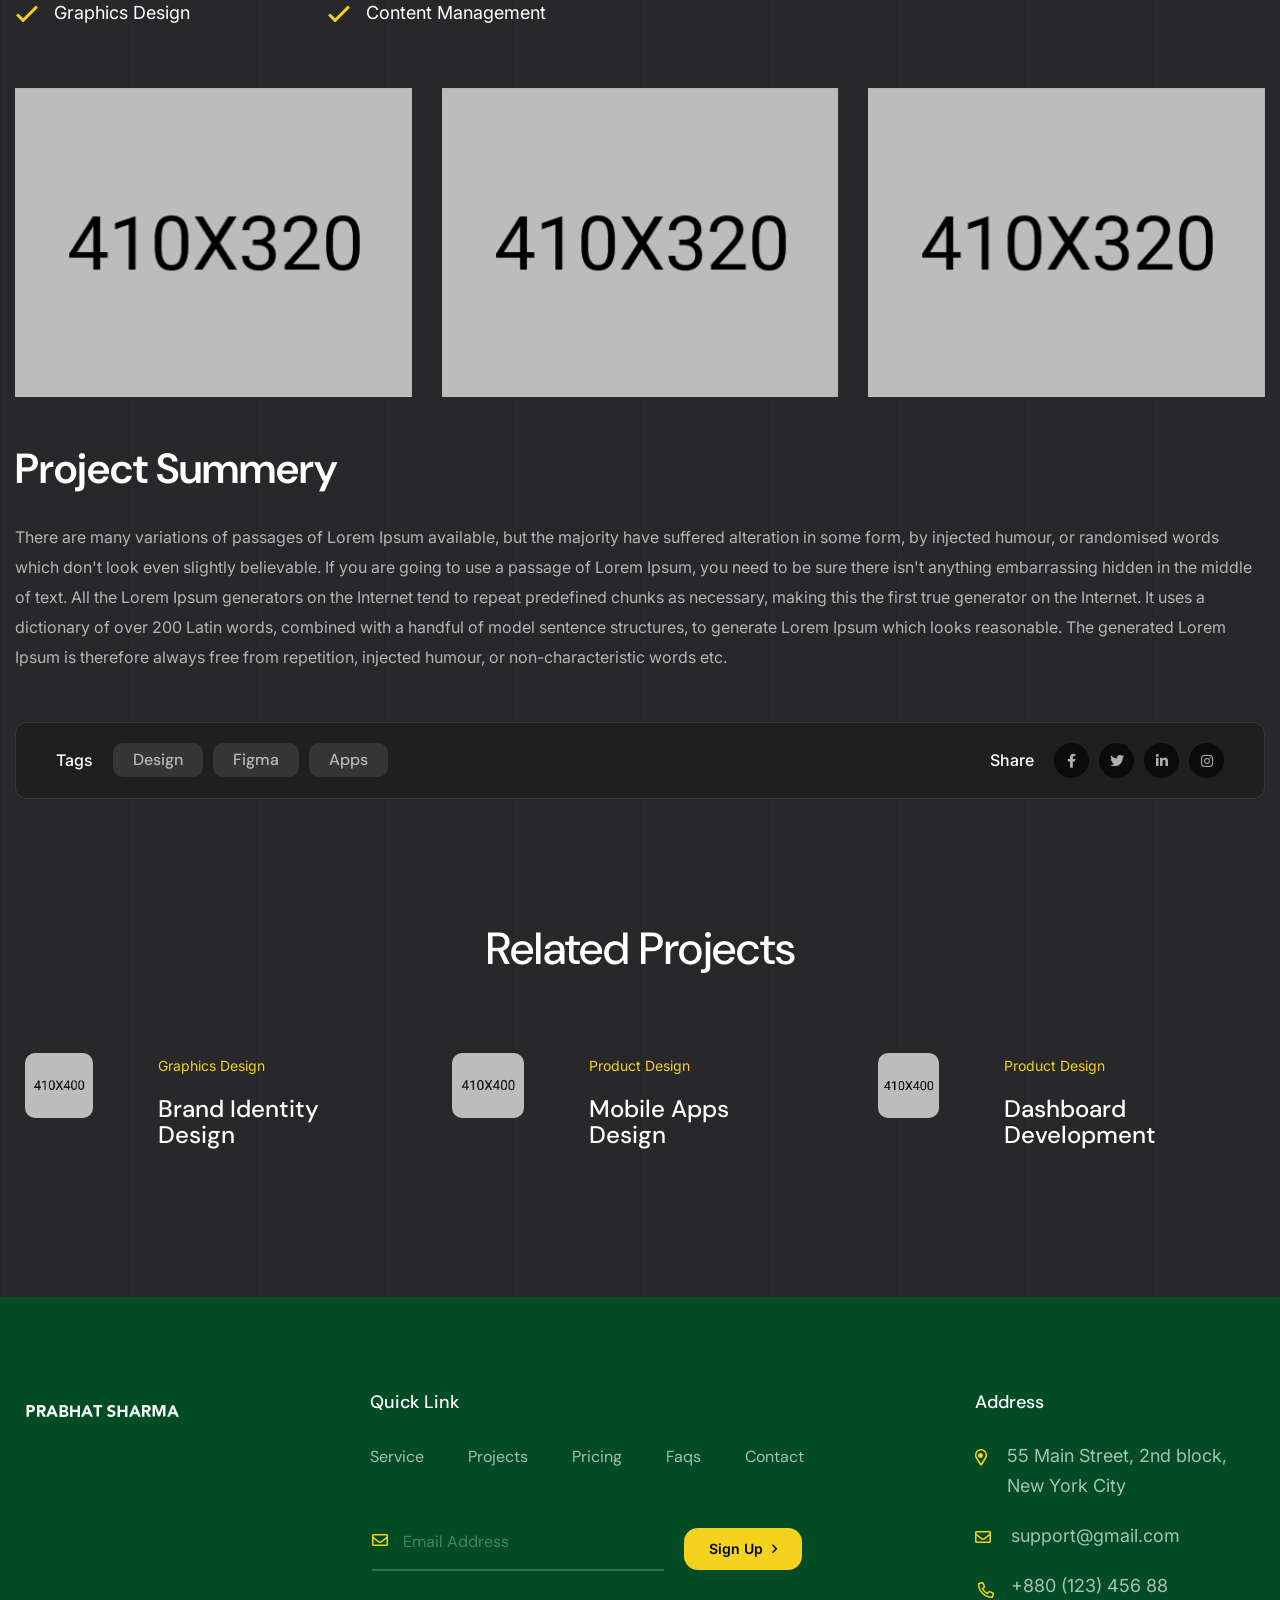
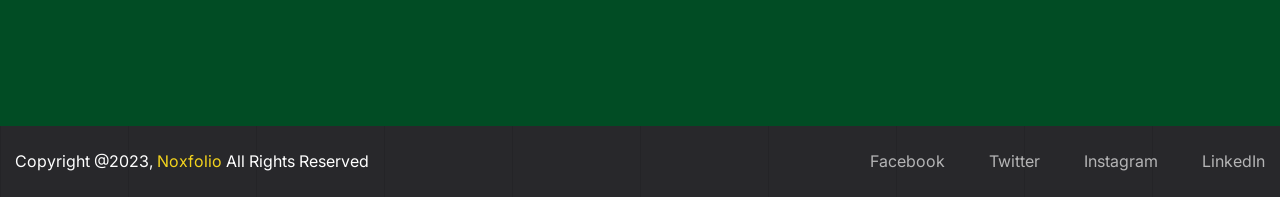
<file: project-details.html>
<!DOCTYPE html>
<html lang="zxx">
<head>
    <!-- Required meta tags -->
    <meta charset="utf-8">
    <meta name="description" content="">
    <meta http-equiv="X-UA-Compatible" content="IE=edge">
    <meta name="viewport" content="width=device-width, initial-scale=1, shrink-to-fit=no">

    <!-- Title -->
    <title>Noxfolio - Personal Portfolio Resume HTML Template || Projects Details</title>
    <!-- Favicon Icon -->
    <link rel="shortcut icon" href="assets/images/favicon.png" type="image/x-icon">
    
    <!-- Flaticon -->
    <link rel="stylesheet" href="assets/css/flaticon.min.css">
    <!-- Font Awesome -->
    <link rel="stylesheet" href="assets/css/fontawesome-5.14.0.min.css">
    <!-- Bootstrap -->
    <link rel="stylesheet" href="assets/css/bootstrap.min.css">
    <!-- Nice Select -->
    <link rel="stylesheet" href="assets/css/nice-select.min.css">
    <!-- Animate -->
    <link rel="stylesheet" href="assets/css/animate.min.css">
    <!-- Slick -->
    <link rel="stylesheet" href="assets/css/slick.min.css">
    <!-- Main Style -->
    <link rel="stylesheet" href="assets/css/style.css">
    
</head>
<body class="home-one">
    <div class="page-wrapper">

        <!-- Preloader -->
        <div class="preloader"></div>

        <!-- main header -->
        <header class="main-header menu-absolute">
            <!--Header-Upper-->
            <div class="header-upper">
                <div class="container container-1620 clearfix">

                    <div class="header-inner rel d-flex align-items-center">
                        <div class="logo-outer">
                            <div class="logo"><a href="index.html"><img src="assets/images/logos/logo.png" alt="Logo" title="Logo"></a></div>
                        </div>

                        <div class="nav-outer clearfix mx-auto">
                            <!-- Main Menu -->
                            <nav class="main-menu navbar-expand-lg">
                                <div class="navbar-header">
                                   <div class="mobile-logo my-15">
                                       <a href="index.html">
                                            <img src="assets/images/logos/logo.png" alt="Logo" title="Logo">
                                       </a>
                                   </div>
                                   
                                    <!-- Toggle Button -->
                                    <button type="button" class="navbar-toggle me-4" data-bs-toggle="collapse" data-bs-target=".navbar-collapse">
                                        <span class="icon-bar"></span>
                                        <span class="icon-bar"></span>
                                        <span class="icon-bar"></span>
                                    </button>
                                </div>

                                <div class="navbar-collapse collapse clearfix">
                                    <ul class="navigation clearfix">
                                        <li class="dropdown"><a href="#">Home</a>
                                            <ul>
                                               <li class="dropdown"><a href="#">MultiPage</a>
                                                    <ul>
                                                        <li><a href="index.html">Home One</a></li>
                                                        <li><a href="index2.html">Home Two</a></li>
                                                    </ul>
                                                </li>
                                               <li class="dropdown"><a href="#">OnePage</a>
                                                    <ul>
                                                        <li><a href="indexonepage.html">Home One</a></li>
                                                        <li><a href="index2onepage.html">Home Two</a></li>
                                                    </ul>
                                                </li>
                                            </ul>
                                        </li>
                                        <li><a href="about.html">about</a></li>
                                        <li><a href="services.html">services</a></li>
                                        <li class="dropdown"><a href="#">projects</a>
                                            <ul>
                                                <li><a href="projects.html">project Grid</a></li>
                                                <li><a href="projects-masonry.html">projects masonry</a></li>
                                                <li><a href="project-details.html">projects details</a></li>
                                            </ul>
                                        </li>
                                        <li class="dropdown"><a href="#">blog</a>
                                            <ul>
                                                <li><a href="blog.html">blog standard</a></li>
                                                <li><a href="blog-details.html">blog details</a></li>
                                            </ul>
                                        </li>
                                        <li class="dropdown"><a href="#">pages</a>
                                            <ul>
                                                <li><a href="404.html">Error Page</a></li>
                                            </ul>
                                        </li>
                                        <li><a href="contact.html">Contact</a></li>
                                    </ul>
                                </div>

                            </nav>
                            <!-- Main Menu End-->
                        </div>
                        
                        <!-- Menu Button -->
                        <div class="menu-btns">
                            <!-- menu sidbar -->
                            <div class="menu-sidebar">
                                <button>
                                    <img src="assets/images/shape/sidebar-tottler.svg" alt="Toggler">
                                </button>
                            </div>
                        </div>
                    </div>
                </div>
            </div>
            <!--End Header Upper-->
        </header>
       
       
        <!--Form Back Drop-->
        <div class="form-back-drop"></div>
        
        <!-- Hidden Sidebar -->
        <section class="hidden-bar">
            <div class="inner-box text-center">
                <div class="cross-icon"><span class="fa fa-times"></span></div>
                <div class="title">
                    <h4>Get Appointment</h4>
                </div>

                <!--Appointment Form-->
                <div class="appointment-form">
                    <form method="post" action="contact.html">
                        <div class="form-group">
                            <input type="text" name="text" value="" placeholder="Name" required>
                        </div>
                        <div class="form-group">
                            <input type="email" name="email" value="" placeholder="Email Address" required>
                        </div>
                        <div class="form-group">
                            <textarea placeholder="Message" rows="5"></textarea>
                        </div>
                        <div class="form-group">
                            <button type="submit" class="theme-btn">Submit now</button>
                        </div>
                    </form>
                </div>

                <!--Social Icons-->
                <div class="social-style-one">
                    <a href="#"><i class="fab fa-twitter"></i></a>
                    <a href="#"><i class="fab fa-facebook-f"></i></a>
                    <a href="#"><i class="fab fa-instagram"></i></a>
                    <a href="#"><i class="fab fa-pinterest-p"></i></a>
                </div>
            </div>
        </section>
        <!--End Hidden Sidebar -->
       
        
        <!-- Page Banner Start -->
        <section class="page-banner-area pt-200 rpt-140 pb-100 rpb-60 rel z-1 text-center">
            <div class="container">
                <div class="banner-inner text-white">
                    <h1 class="page-title wow fadeInUp delay-0-2s">Mobile Application Design</h1>
                    <nav aria-label="breadcrumb">
                        <ol class="breadcrumb justify-content-center wow fadeInUp delay-0-4s">
                            <li class="breadcrumb-item"><a href="index.html">Home</a></li>
                            <li class="breadcrumb-item active">Mobile Application Design</li>
                        </ol>
                    </nav>
                </div>
            </div>
            <div class="bg-lines">
               <span></span><span></span>
               <span></span><span></span>
               <span></span><span></span>
               <span></span><span></span>
               <span></span><span></span>
            </div>
        </section>
        <!-- Page Banner End -->
        
        
        <!-- ProjectDetails Area start -->
        <section class="projects-details-area pt-40 pb-130 rpb-100 rel z-1">
            <div class="container">
                <div class="projects-details-image mb-50 wow fadeInUp delay-0-2s">
                    <img src="assets/images/projects/project-details.jpg" alt="Project Details">
                </div>
                <div class="row gap-120">
                    <div class="col-lg-8">
                        <div class="project-details-content wow fadeInUp delay-0-2s">
                            <h3>We Create digital Product For Business</h3>
                            <p class="big-letter">sSed ut perspiciatis unde omnis iste natus error sit voluptatem accusantium doloremque seeney laudantium totam rem aperiam eaque ipsa quae abillo inventore veritatis</p>
                            <p>Beatae vitae dicta sunt explicabo. Nemo enim ipsam voluptatem quia voluptas sit aspernatur aufugit sed quia consequuntur magni dolores eos qui ratione voluptatem sequi nesciunt. Neque porro quisquam estqui dolorem ipsum quia dolor sit amet, consectetur, adipisci velit, sed quia non numquam eius modi tempora incidunt ut labore et dolore magnam aliquam quaerat voluptatem. Ut enim ad minima veniam, quis nostrum exercitationem ullam corporis suscipit laboriosam, nisi ut aliquid consequature</p>
                            <ul class="list-style-one two-column mt-50 mb-40">
                                <li>Branding & Design</li>
                                <li>Digital Marketing</li>
                                <li>Web Development</li>
                                <li>Product Design</li>
                                <li>Mobile Apps Design</li>
                                <li>System & Guide</li>
                                <li>Graphics Design</li>
                                <li>Content Management</li>
                            </ul>
                        </div>
                    </div>
                    <div class="col-lg-4 wow fadeInUp delay-0-4s">
                        <div class="project-details-info rmb-55" style="background-image: url(assets/images/projects/project-info-bg.png);">
                            <div class="pd-info-item">
                                <span>Category</span>
                                <h5>Product Design</h5>
                            </div>
                            <div class="pd-info-item">
                                <span>Clients</span>
                                <h5>X_Design Studio</h5>
                            </div>
                            <div class="pd-info-item">
                                <span>Location</span>
                                <h5>Melbourne, Australia</h5>
                            </div>
                            <div class="pd-info-item">
                                <span>Published</span>
                                <h5>September 25, 2023</h5>
                            </div>
                        </div>
                    </div>
                </div>
                <div class="row pb-15">
                    <div class="col-lg-4 col-sm-6">
                        <div class="image mb-30 wow fadeInUp delay-0-2s">
                            <img src="assets/images/projects/project-middle1.jpg" alt="Project Middle">
                        </div>
                    </div>
                    <div class="col-lg-4 col-sm-6">
                        <div class="image mb-30 wow fadeInUp delay-0-4s">
                            <img src="assets/images/projects/project-middle2.jpg" alt="Project Middle">
                        </div>
                    </div>
                    <div class="col-lg-4 col-sm-6">
                        <div class="image mb-30 wow fadeInUp delay-0-6s">
                            <img src="assets/images/projects/project-middle3.jpg" alt="Project Middle">
                        </div>
                    </div>
                </div>
                <div class="project-bottom-content mb-50 wow fadeInUp delay-0-2s">
                    <h3 class="title mb-25">Project Summery</h3>
                    <p>There are many variations of passages of Lorem Ipsum available, but the majority have suffered alteration in some form, by injected humour, or randomised words which don't look even slightly believable. If you are going to use a passage of Lorem Ipsum, you need to be sure there isn't anything embarrassing hidden in the middle of text. All the Lorem Ipsum generators on the Internet tend to repeat predefined chunks as necessary, making this the first true generator on the Internet. It uses a dictionary of over 200 Latin words, combined with a handful of model sentence structures, to generate Lorem Ipsum which looks reasonable. The generated Lorem Ipsum is therefore always free from repetition, injected humour, or non-characteristic words etc.</p>
                </div>
                <div class="tag-share py-30 wow fadeInUp delay-0-2s">
                    <div class="item">
                        <b>Tags</b>
                        <div class="tag-coulds">
                            <a href="blog.html">Design</a>
                            <a href="blog.html">Figma</a>
                            <a href="blog.html">Apps</a>
                        </div>
                    </div>
                    <div class="item">
                        <b>Share</b>
                        <div class="social-style-one">
                            <a href="#"><i class="fab fa-facebook-f"></i></a>
                            <a href="#"><i class="fab fa-twitter"></i></a>
                            <a href="#"><i class="fab fa-linkedin-in"></i></a>
                            <a href="#"><i class="fab fa-instagram"></i></a>
                        </div>
                    </div>
                </div>
            </div>
            <div class="bg-lines">
               <span></span><span></span>
               <span></span><span></span>
               <span></span><span></span>
               <span></span><span></span>
               <span></span><span></span>
            </div>
        </section>
        <!-- Project Details Area end -->
        
        
        <!-- Related Projects Area start -->
        <section class="related-projects-area pb-70 rpb-40 rel z-1">
            <div class="container">
                <div class="row justify-content-center">
                    <div class="col-xl-12">
                        <div class="section-title text-center mb-60 wow fadeInUp delay-0-2s">
                            <h2>Related Projects</h2>
                        </div>
                    </div>
                </div>
                <div class="row">
                    <div class="col-xl-4 col-md-6">
                        <div class="project-item style-two wow fadeInUp delay-0-2s">
                            <div class="project-image before-after-none">
                                <img src="assets/images/projects/related-project1.jpg" alt="Project">
                            </div>
                            <div class="project-content">
                                <span class="sub-title">Graphics Design</span>
                                <h4><a href="project-details.html">Brand Identity Design</a></h4>
                            </div>
                        </div>
                    </div>
                    <div class="col-xl-4 col-md-6">
                        <div class="project-item style-two wow fadeInUp delay-0-4s">
                            <div class="project-image before-after-none">
                                <img src="assets/images/projects/related-project2.jpg" alt="Project">
                            </div>
                            <div class="project-content">
                                <span class="sub-title">Product Design</span>
                                <h4><a href="project-details.html">Mobile Apps Design</a></h4>
                            </div>
                        </div>
                    </div>
                    <div class="col-xl-4 col-md-6">
                        <div class="project-item style-two wow fadeInUp delay-0-6s">
                            <div class="project-image before-after-none">
                                <img src="assets/images/projects/related-project3.jpg" alt="Project">
                            </div>
                            <div class="project-content">
                                <span class="sub-title">Product Design</span>
                                <h4><a href="project-details.html">Dashboard Development</a></h4>
                            </div>
                        </div>
                    </div>
                </div>
            </div>
            <div class="bg-lines">
               <span></span><span></span>
               <span></span><span></span>
               <span></span><span></span>
               <span></span><span></span>
               <span></span><span></span>
            </div>
        </section>
        <!-- Related Projects Area end -->
        
        
        <!-- footer area start -->
        <footer class="main-footer rel z-1">
            <div class="footer-top-wrap bgc-black pt-100 pb-75">
                <div class="container">
                    <div class="row">
                        <div class="col-lg-2 col-md-12">
                            <div class="footer-widget widget_logo wow fadeInUp delay-0-2s">
                                <div class="footer-logo">
                                    <a href="index.html"><img src="assets/images/logos/logo.png" alt="Logo"></a>
                                </div>
                            </div>
                        </div>
                        <div class="col-lg-7 col-md-7">
                            <div class="footer-widget widget_nav_menu wow fadeInUp delay-0-4s">
                                <h6 class="footer-title">Quick Link</h6>
                                <ul>
                                    <li><a href="services.html">Service</a></li>
                                    <li><a href="projects.html">Projects</a></li>
                                    <li><a href="services.html#pricing">Pricing</a></li>
                                    <li><a href="about.html#faqs">Faqs</a></li>
                                    <li><a href="contact.html">Contact</a></li>
                                </ul>
                            </div>
                            <div class="footer-widget widget_newsletter wow fadeInUp delay-0-4s">
                                <form action="#">
                                    <label for="email"><i class="far fa-envelope"></i></label>
                                    <input id="email" type="email" placeholder="Email Address" required>
                                    <button>Sign Up <i class="far fa-angle-right"></i></button>
                                </form>
                            </div>
                        </div>
                        <div class="col-lg-3 col-md-5">
                            <div class="footer-widget widget_contact_info wow fadeInUp delay-0-6s">
                                <h6 class="footer-title">Address</h6>
                                <ul>
                                    <li><i class="far fa-map-marker-alt"></i> 55 Main Street, 2nd block, New York City</li>
                                    <li><i class="far fa-envelope"></i> <a href="mailto:support@gmail.com">support@gmail.com</a></li>
                                    <li><i class="far fa-phone"></i> <a href="callto:+880(123)45688">+880 (123) 456 88</a></li>
                                </ul>
                            </div>
                        </div>
                    </div>
                </div>
            </div>
            <div class="footer-bottom pt-20 pb-5 rpt-25">
                <div class="container">
                   <div class="row">
                       <div class="col-lg-6">
                            <div class="copyright-text">
                                <p>Copyright @2023, <a href="index.html">Noxfolio</a> All Rights Reserved</p>
                            </div>
                       </div>
                       <div class="col-lg-6 text-lg-end">
                           <ul class="footer-bottom-nav">
                               <li><a href="#">Facebook</a></li>
                               <li><a href="#">Twitter</a></li>
                               <li><a href="#">Instagram</a></li>
                               <li><a href="#">LinkedIn</a></li>
                           </ul>
                       </div>
                   </div>
                   <!-- Scroll Top Button -->
                    <button class="scroll-top scroll-to-target" data-target="html"><span class="fas fa-angle-double-up"></span></button>
                </div>
                <div class="bg-lines">
                   <span></span><span></span>
                   <span></span><span></span>
                   <span></span><span></span>
                   <span></span><span></span>
                   <span></span><span></span>
                </div>
            </div>
        </footer>
        <!-- footer area end -->

    </div>
    <!--End pagewrapper-->
   
    
    <!-- Jquery -->
    <script src="assets/js/jquery-3.6.0.min.js"></script>
    <!-- Bootstrap -->
    <script src="assets/js/bootstrap.min.js"></script>
    <!-- Appear Js -->
    <script src="assets/js/appear.min.js"></script>
    <!-- Slick -->
    <script src="assets/js/slick.min.js"></script>
    <!-- Nice Select -->
    <script src="assets/js/jquery.nice-select.min.js"></script>
    <!-- Image Loader -->
    <script src="assets/js/imagesloaded.pkgd.min.js"></script>
    <!-- Isotope -->
    <script src="assets/js/isotope.pkgd.min.js"></script>
    <!--  WOW Animation -->
    <script src="assets/js/wow.min.js"></script>
    <!-- Custom script -->
    <script src="assets/js/script.js"></script>

</body>
</html>
</file>
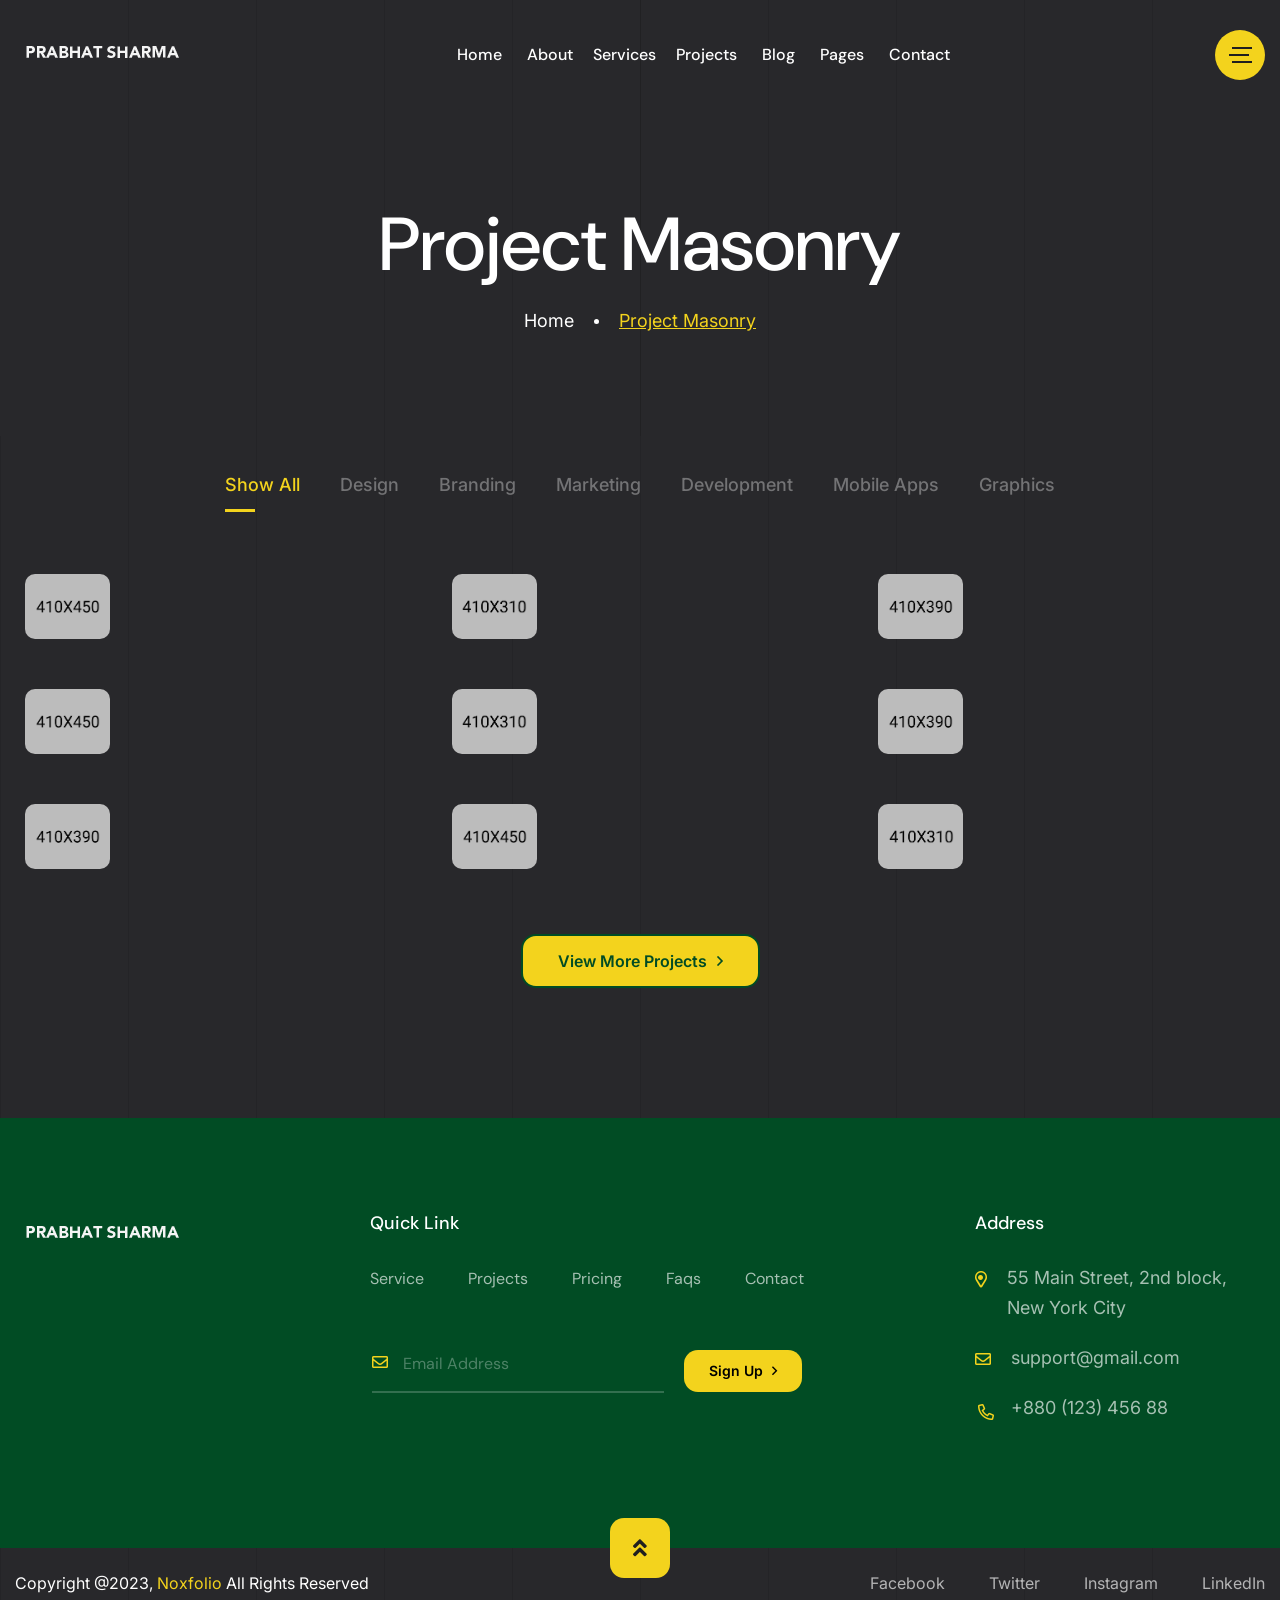
<file: projects-masonry.html>
<!DOCTYPE html>
<html lang="zxx">
<head>
    <!-- Required meta tags -->
    <meta charset="utf-8">
    <meta name="description" content="">
    <meta http-equiv="X-UA-Compatible" content="IE=edge">
    <meta name="viewport" content="width=device-width, initial-scale=1, shrink-to-fit=no">

    <!-- Title -->
    <title>Noxfolio - Personal Portfolio Resume HTML Template || Projects Masonry</title>
    <!-- Favicon Icon -->
    <link rel="shortcut icon" href="assets/images/favicon.png" type="image/x-icon">
    
    <!-- Flaticon -->
    <link rel="stylesheet" href="assets/css/flaticon.min.css">
    <!-- Font Awesome -->
    <link rel="stylesheet" href="assets/css/fontawesome-5.14.0.min.css">
    <!-- Bootstrap -->
    <link rel="stylesheet" href="assets/css/bootstrap.min.css">
    <!-- Nice Select -->
    <link rel="stylesheet" href="assets/css/nice-select.min.css">
    <!-- Animate -->
    <link rel="stylesheet" href="assets/css/animate.min.css">
    <!-- Slick -->
    <link rel="stylesheet" href="assets/css/slick.min.css">
    <!-- Main Style -->
    <link rel="stylesheet" href="assets/css/style.css">
    
</head>
<body class="home-one">
    <div class="page-wrapper">

        <!-- Preloader -->
        <div class="preloader"></div>

        <!-- main header -->
        <header class="main-header menu-absolute">
            <!--Header-Upper-->
            <div class="header-upper">
                <div class="container container-1620 clearfix">

                    <div class="header-inner rel d-flex align-items-center">
                        <div class="logo-outer">
                            <div class="logo"><a href="index.html"><img src="assets/images/logos/logo.png" alt="Logo" title="Logo"></a></div>
                        </div>

                        <div class="nav-outer clearfix mx-auto">
                            <!-- Main Menu -->
                            <nav class="main-menu navbar-expand-lg">
                                <div class="navbar-header">
                                   <div class="mobile-logo my-15">
                                       <a href="index.html">
                                            <img src="assets/images/logos/logo.png" alt="Logo" title="Logo">
                                       </a>
                                   </div>
                                   
                                    <!-- Toggle Button -->
                                    <button type="button" class="navbar-toggle me-4" data-bs-toggle="collapse" data-bs-target=".navbar-collapse">
                                        <span class="icon-bar"></span>
                                        <span class="icon-bar"></span>
                                        <span class="icon-bar"></span>
                                    </button>
                                </div>

                                <div class="navbar-collapse collapse clearfix">
                                    <ul class="navigation clearfix">
                                        <li class="dropdown"><a href="#">Home</a>
                                            <ul>
                                               <li class="dropdown"><a href="#">MultiPage</a>
                                                    <ul>
                                                        <li><a href="index.html">Home One</a></li>
                                                        <li><a href="index2.html">Home Two</a></li>
                                                    </ul>
                                                </li>
                                               <li class="dropdown"><a href="#">OnePage</a>
                                                    <ul>
                                                        <li><a href="indexonepage.html">Home One</a></li>
                                                        <li><a href="index2onepage.html">Home Two</a></li>
                                                    </ul>
                                                </li>
                                            </ul>
                                        </li>
                                        <li><a href="about.html">about</a></li>
                                        <li><a href="services.html">services</a></li>
                                        <li class="dropdown"><a href="#">projects</a>
                                            <ul>
                                                <li><a href="projects.html">project Grid</a></li>
                                                <li><a href="projects-masonry.html">projects masonry</a></li>
                                                <li><a href="project-details.html">projects details</a></li>
                                            </ul>
                                        </li>
                                        <li class="dropdown"><a href="#">blog</a>
                                            <ul>
                                                <li><a href="blog.html">blog standard</a></li>
                                                <li><a href="blog-details.html">blog details</a></li>
                                            </ul>
                                        </li>
                                        <li class="dropdown"><a href="#">pages</a>
                                            <ul>
                                                <li><a href="404.html">Error Page</a></li>
                                            </ul>
                                        </li>
                                        <li><a href="contact.html">Contact</a></li>
                                    </ul>
                                </div>

                            </nav>
                            <!-- Main Menu End-->
                        </div>
                        
                        <!-- Menu Button -->
                        <div class="menu-btns">
                            <!-- menu sidbar -->
                            <div class="menu-sidebar">
                                <button>
                                    <img src="assets/images/shape/sidebar-tottler.svg" alt="Toggler">
                                </button>
                            </div>
                        </div>
                    </div>
                </div>
            </div>
            <!--End Header Upper-->
        </header>
       
       
        <!--Form Back Drop-->
        <div class="form-back-drop"></div>
        
        <!-- Hidden Sidebar -->
        <section class="hidden-bar">
            <div class="inner-box text-center">
                <div class="cross-icon"><span class="fa fa-times"></span></div>
                <div class="title">
                    <h4>Get Appointment</h4>
                </div>

                <!--Appointment Form-->
                <div class="appointment-form">
                    <form method="post" action="contact.html">
                        <div class="form-group">
                            <input type="text" name="text" value="" placeholder="Name" required>
                        </div>
                        <div class="form-group">
                            <input type="email" name="email" value="" placeholder="Email Address" required>
                        </div>
                        <div class="form-group">
                            <textarea placeholder="Message" rows="5"></textarea>
                        </div>
                        <div class="form-group">
                            <button type="submit" class="theme-btn">Submit now</button>
                        </div>
                    </form>
                </div>

                <!--Social Icons-->
                <div class="social-style-one">
                    <a href="#"><i class="fab fa-twitter"></i></a>
                    <a href="#"><i class="fab fa-facebook-f"></i></a>
                    <a href="#"><i class="fab fa-instagram"></i></a>
                    <a href="#"><i class="fab fa-pinterest-p"></i></a>
                </div>
            </div>
        </section>
        <!--End Hidden Sidebar -->
       
        
        <!-- Page Banner Start -->
        <section class="page-banner-area pt-200 rpt-140 pb-100 rpb-60 rel z-1 text-center">
            <div class="container">
                <div class="banner-inner text-white">
                    <h1 class="page-title wow fadeInUp delay-0-2s">Project Masonry</h1>
                    <nav aria-label="breadcrumb">
                        <ol class="breadcrumb justify-content-center wow fadeInUp delay-0-4s">
                            <li class="breadcrumb-item"><a href="index.html">Home</a></li>
                            <li class="breadcrumb-item active">Project Masonry</li>
                        </ol>
                    </nav>
                </div>
            </div>
            <div class="bg-lines">
               <span></span><span></span>
               <span></span><span></span>
               <span></span><span></span>
               <span></span><span></span>
               <span></span><span></span>
            </div>
        </section>
        <!-- Page Banner End -->
        
        
        <!-- Projects Area start -->
        <section class="projects-masonry-area pt-40 pb-130 rpb-100 rel z-1">
            <div class="container">
               <ul class="project-filter filter-btns-one justify-content-center pb-35 wow fadeInUp delay-0-2s">
                    <li data-filter="*" class="current">Show All</li>
                    <li data-filter=".design">Design</li>
                    <li data-filter=".branding">Branding</li>
                    <li data-filter=".marketing">Marketing</li>
                    <li data-filter=".development">Development</li>
                    <li data-filter=".apps">Mobile Apps</li>
                    <li data-filter=".graphics">Graphics</li>
                </ul>
                <div class="row project-masonry-active">
                    <div class="col-xl-4 col-md-6 item branding development">
                        <div class="project-item style-three wow fadeInUp delay-0-2s">
                            <div class="project-image">
                                <img src="assets/images/projects/project-masonry1.jpg" alt="Project">
                            </div>
                            <div class="project-content">
                                <a href="project-details.html" class="project-btn"><i class="far fa-arrow-right"></i></a>
                                <span class="sub-title">Product Design</span>
                                <h4><a href="project-details.html">Mobile Application Design</a></h4>
                            </div>
                        </div>
                    </div>
                    <div class="col-xl-4 col-md-6 item design marketing graphics">
                        <div class="project-item style-three wow fadeInUp delay-0-3s">
                            <div class="project-image">
                                <img src="assets/images/projects/project-masonry2.jpg" alt="Project">
                            </div>
                            <div class="project-content">
                                <a href="project-details.html" class="project-btn"><i class="far fa-arrow-right"></i></a>
                                <span class="sub-title">Product Design</span>
                                <h4><a href="project-details.html">Mobile Application Design</a></h4>
                            </div>
                        </div>
                    </div>
                    <div class="col-xl-4 col-md-6 item branding marketing">
                        <div class="project-item style-three wow fadeInUp delay-0-4s">
                            <div class="project-image">
                                <img src="assets/images/projects/project-masonry3.jpg" alt="Project">
                            </div>
                            <div class="project-content">
                                <a href="project-details.html" class="project-btn"><i class="far fa-arrow-right"></i></a>
                                <span class="sub-title">Product Design</span>
                                <h4><a href="project-details.html">Mobile Application Design</a></h4>
                            </div>
                        </div>
                    </div>
                    <div class="col-xl-4 col-md-6 item design development">
                        <div class="project-item style-three wow fadeInUp delay-0-2s">
                            <div class="project-image">
                                <img src="assets/images/projects/project-masonry4.jpg" alt="Project">
                            </div>
                            <div class="project-content">
                                <a href="project-details.html" class="project-btn"><i class="far fa-arrow-right"></i></a>
                                <span class="sub-title">Product Design</span>
                                <h4><a href="project-details.html">Mobile Application Design</a></h4>
                            </div>
                        </div>
                    </div>
                    <div class="col-xl-4 col-md-6 item marketing apps design">
                        <div class="project-item style-three wow fadeInUp delay-0-3s">
                            <div class="project-image">
                                <img src="assets/images/projects/project-masonry5.jpg" alt="Project">
                            </div>
                            <div class="project-content">
                                <a href="project-details.html" class="project-btn"><i class="far fa-arrow-right"></i></a>
                                <span class="sub-title">Product Design</span>
                                <h4><a href="project-details.html">Mobile Application Design</a></h4>
                            </div>
                        </div>
                    </div>
                    <div class="col-xl-4 col-md-6 item design development">
                        <div class="project-item style-three wow fadeInUp delay-0-4s">
                            <div class="project-image">
                                <img src="assets/images/projects/project-masonry6.jpg" alt="Project">
                            </div>
                            <div class="project-content">
                                <a href="project-details.html" class="project-btn"><i class="far fa-arrow-right"></i></a>
                                <span class="sub-title">Product Design</span>
                                <h4><a href="project-details.html">Mobile Application Design</a></h4>
                            </div>
                        </div>
                    </div>
                    <div class="col-xl-4 col-md-6 item branding graphics">
                        <div class="project-item style-three wow fadeInUp delay-0-2s">
                            <div class="project-image">
                                <img src="assets/images/projects/project-masonry7.jpg" alt="Project">
                            </div>
                            <div class="project-content">
                                <a href="project-details.html" class="project-btn"><i class="far fa-arrow-right"></i></a>
                                <span class="sub-title">Product Design</span>
                                <h4><a href="project-details.html">Mobile Application Design</a></h4>
                            </div>
                        </div>
                    </div>
                    <div class="col-xl-4 col-md-6 item design apps graphics">
                        <div class="project-item style-three wow fadeInUp delay-0-3s">
                            <div class="project-image">
                                <img src="assets/images/projects/project-masonry8.jpg" alt="Project">
                            </div>
                            <div class="project-content">
                                <a href="project-details.html" class="project-btn"><i class="far fa-arrow-right"></i></a>
                                <span class="sub-title">Product Design</span>
                                <h4><a href="project-details.html">Mobile Application Design</a></h4>
                            </div>
                        </div>
                    </div>
                    <div class="col-xl-4 col-md-6 item design marketing">
                        <div class="project-item style-three wow fadeInUp delay-0-4s">
                            <div class="project-image">
                                <img src="assets/images/projects/project-masonry9.jpg" alt="Project">
                            </div>
                            <div class="project-content">
                                <a href="project-details.html" class="project-btn"><i class="far fa-arrow-right"></i></a>
                                <span class="sub-title">Product Design</span>
                                <h4><a href="project-details.html">Mobile Application Design</a></h4>
                            </div>
                        </div>
                    </div>
                </div>
                <div class="project-btn mt-25 text-center wow fadeInUp delay-0-2s">
                    <a href="projects.html" class="theme-btn">View More Projects <i class="far fa-angle-right"></i></a>
                </div>
            </div>
            <div class="bg-lines">
               <span></span><span></span>
               <span></span><span></span>
               <span></span><span></span>
               <span></span><span></span>
               <span></span><span></span>
            </div>
        </section>
        <!-- Projects Area end -->
        
        
        <!-- footer area start -->
        <footer class="main-footer rel z-1">
            <div class="footer-top-wrap bgc-black pt-100 pb-75">
                <div class="container">
                    <div class="row">
                        <div class="col-lg-2 col-md-12">
                            <div class="footer-widget widget_logo wow fadeInUp delay-0-2s">
                                <div class="footer-logo">
                                    <a href="index.html"><img src="assets/images/logos/logo.png" alt="Logo"></a>
                                </div>
                            </div>
                        </div>
                        <div class="col-lg-7 col-md-7">
                            <div class="footer-widget widget_nav_menu wow fadeInUp delay-0-4s">
                                <h6 class="footer-title">Quick Link</h6>
                                <ul>
                                    <li><a href="services.html">Service</a></li>
                                    <li><a href="projects.html">Projects</a></li>
                                    <li><a href="services.html#pricing">Pricing</a></li>
                                    <li><a href="about.html#faqs">Faqs</a></li>
                                    <li><a href="contact.html">Contact</a></li>
                                </ul>
                            </div>
                            <div class="footer-widget widget_newsletter wow fadeInUp delay-0-4s">
                                <form action="#">
                                    <label for="email"><i class="far fa-envelope"></i></label>
                                    <input id="email" type="email" placeholder="Email Address" required>
                                    <button>Sign Up <i class="far fa-angle-right"></i></button>
                                </form>
                            </div>
                        </div>
                        <div class="col-lg-3 col-md-5">
                            <div class="footer-widget widget_contact_info wow fadeInUp delay-0-6s">
                                <h6 class="footer-title">Address</h6>
                                <ul>
                                    <li><i class="far fa-map-marker-alt"></i> 55 Main Street, 2nd block, New York City</li>
                                    <li><i class="far fa-envelope"></i> <a href="mailto:support@gmail.com">support@gmail.com</a></li>
                                    <li><i class="far fa-phone"></i> <a href="callto:+880(123)45688">+880 (123) 456 88</a></li>
                                </ul>
                            </div>
                        </div>
                    </div>
                </div>
            </div>
            <div class="footer-bottom pt-20 pb-5 rpt-25">
                <div class="container">
                   <div class="row">
                       <div class="col-lg-6">
                            <div class="copyright-text">
                                <p>Copyright @2023, <a href="index.html">Noxfolio</a> All Rights Reserved</p>
                            </div>
                       </div>
                       <div class="col-lg-6 text-lg-end">
                           <ul class="footer-bottom-nav">
                               <li><a href="#">Facebook</a></li>
                               <li><a href="#">Twitter</a></li>
                               <li><a href="#">Instagram</a></li>
                               <li><a href="#">LinkedIn</a></li>
                           </ul>
                       </div>
                   </div>
                   <!-- Scroll Top Button -->
                    <button class="scroll-top scroll-to-target" data-target="html"><span class="fas fa-angle-double-up"></span></button>
                </div>
                <div class="bg-lines">
                   <span></span><span></span>
                   <span></span><span></span>
                   <span></span><span></span>
                   <span></span><span></span>
                   <span></span><span></span>
                </div>
            </div>
        </footer>
        <!-- footer area end -->

    </div>
    <!--End pagewrapper-->
   
    
    <!-- Jquery -->
    <script src="assets/js/jquery-3.6.0.min.js"></script>
    <!-- Bootstrap -->
    <script src="assets/js/bootstrap.min.js"></script>
    <!-- Appear Js -->
    <script src="assets/js/appear.min.js"></script>
    <!-- Slick -->
    <script src="assets/js/slick.min.js"></script>
    <!-- Nice Select -->
    <script src="assets/js/jquery.nice-select.min.js"></script>
    <!-- Image Loader -->
    <script src="assets/js/imagesloaded.pkgd.min.js"></script>
    <!-- Isotope -->
    <script src="assets/js/isotope.pkgd.min.js"></script>
    <!--  WOW Animation -->
    <script src="assets/js/wow.min.js"></script>
    <!-- Custom script -->
    <script src="assets/js/script.js"></script>

</body>
</html>
</file>
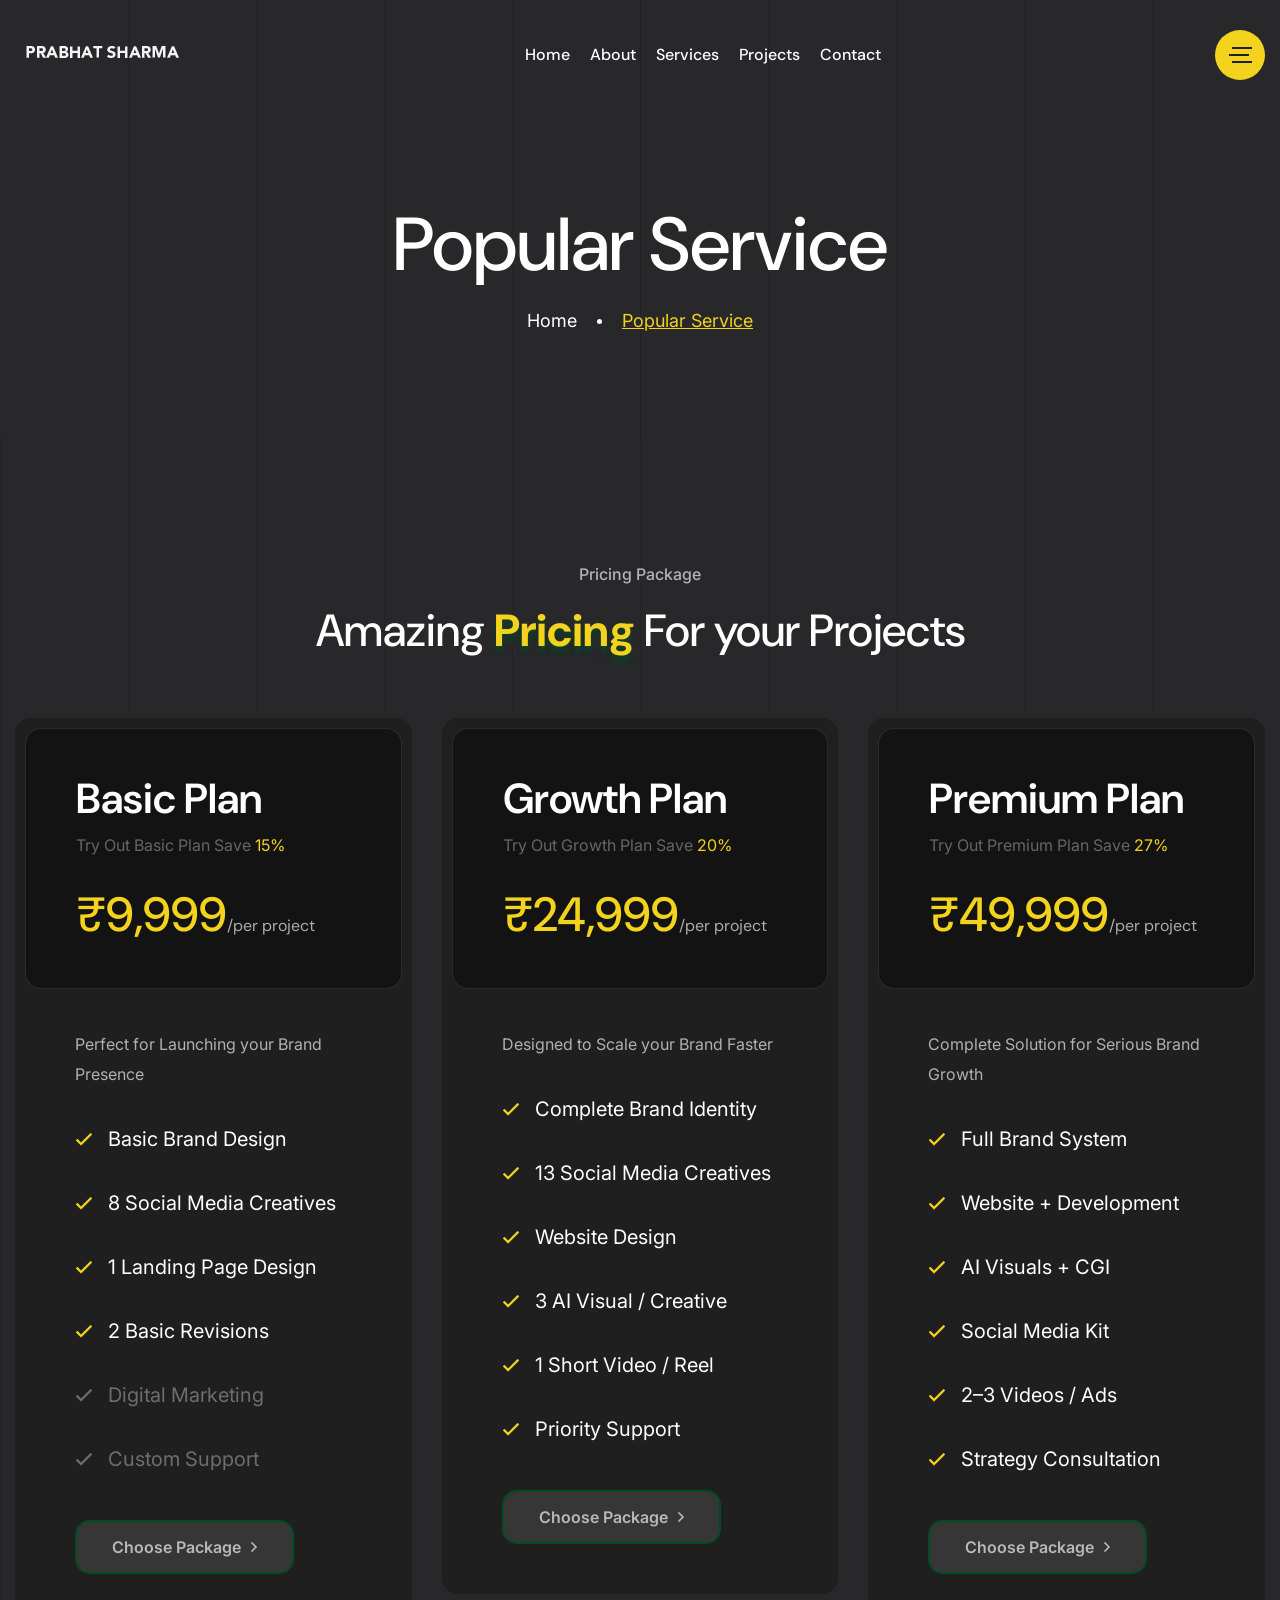
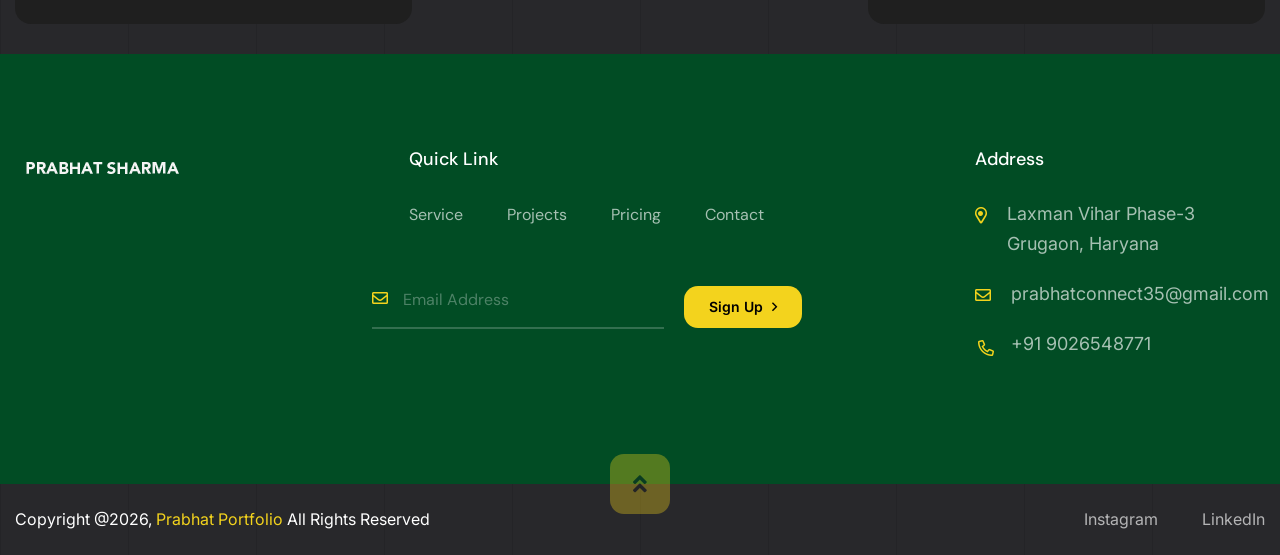
<file: services.html>
<!DOCTYPE html>
<html lang="zxx">
<head>
    <!-- Required meta tags -->
    <meta charset="utf-8">
    <meta name="description" content="">
    <meta http-equiv="X-UA-Compatible" content="IE=edge">
    <meta name="viewport" content="width=device-width, initial-scale=1, shrink-to-fit=no">

    <!-- Title -->
    <title>Prabhat Shamra Portfolio</title>
    <!-- Favicon Icon -->
    <link rel="shortcut icon" href="assets/images/favicon.png" type="image/x-icon">
    
    <!-- Flaticon -->
    <link rel="stylesheet" href="assets/css/flaticon.min.css">
    <!-- Font Awesome -->
    <link rel="stylesheet" href="assets/css/fontawesome-5.14.0.min.css">
    <!-- Bootstrap -->
    <link rel="stylesheet" href="assets/css/bootstrap.min.css">
    <!-- Nice Select -->
    <link rel="stylesheet" href="assets/css/nice-select.min.css">
    <!-- Animate -->
    <link rel="stylesheet" href="assets/css/animate.min.css">
    <!-- Slick -->
    <link rel="stylesheet" href="assets/css/slick.min.css">
    <!-- Main Style -->
    <link rel="stylesheet" href="assets/css/style.css">
    
</head>
<body class="home-one">
    <div class="page-wrapper">

        <!-- Preloader -->
        <div class="preloader"></div>

        <!-- main header -->
        <header class="main-header menu-absolute">
            <!--Header-Upper-->
            <div class="header-upper">
                <div class="container container-1620 clearfix">

                    <div class="header-inner rel d-flex align-items-center">
                        <div class="logo-outer">
                            <div class="logo"><a href="index.html"><img src="assets/images/logos/logo.png" alt="Logo" title="Logo"></a></div>
                        </div>

                        <div class="nav-outer clearfix mx-auto">
                            <!-- Main Menu -->
                            <nav class="main-menu navbar-expand-lg">
                                <div class="navbar-header">
                                   <div class="mobile-logo my-15">
                                       <a href="index.html">
                                            <img src="assets/images/logos/logo.png" alt="Logo" title="Logo">
                                       </a>
                                   </div>
                                   
                                    <!-- Toggle Button -->
                                    <button type="button" class="navbar-toggle me-4" data-bs-toggle="collapse" data-bs-target=".navbar-collapse">
                                        <span class="icon-bar"></span>
                                        <span class="icon-bar"></span>
                                        <span class="icon-bar"></span>
                                    </button>
                                </div>

                                <div class="navbar-collapse collapse clearfix">
                                   <ul class="navigation clearfix">
    <li><a href="index.html">Home</a></li>
    <li><a href="about.html">About</a></li>
    <li><a href="services.html">Services</a></li>

    <li>
    <a href="projects.html">Projects</a>
</li>

    <li><a href="contact.html">Contact</a></li>
</ul>
                                </div>

                            </nav>
                            <!-- Main Menu End-->
                        </div>
                        
                        <!-- Menu Button -->
                        <div class="menu-btns">
                            <!-- menu sidbar -->
                            <div class="menu-sidebar">
                                <button>
                                    <img src="assets/images/shape/sidebar-tottler.svg" alt="Toggler">
                                </button>
                            </div>
                        </div>
                    </div>
                </div>
            </div>
            <!--End Header Upper-->
        </header>
       
       
        <!--Form Back Drop-->
        <div class="form-back-drop"></div>
        
        <!-- Hidden Sidebar -->
        <section class="hidden-bar">
            <div class="inner-box text-center">
                <div class="cross-icon"><span class="fa fa-times"></span></div>
                <div class="title">
                    <h4>Get Appointment</h4>
                </div>

                <!--Appointment Form-->
                <div class="appointment-form">
                    <form method="post" action="contact.html">
                        <div class="form-group">
                            <input type="text" name="text" value="" placeholder="Name" required>
                        </div>
                        <div class="form-group">
                            <input type="email" name="email" value="" placeholder="Email Address" required>
                        </div>
                        <div class="form-group">
                            <textarea placeholder="Message" rows="5"></textarea>
                        </div>
                        <div class="form-group">
                            <button type="submit" class="theme-btn">Submit now</button>
                        </div>
                    </form>
                </div>

              
            </div>
        </section>
        <!--End Hidden Sidebar -->
       
        
        <!-- Page Banner Start -->
        <section class="page-banner-area pt-200 rpt-140 pb-100 rpb-60 rel z-1 text-center">
            <div class="container">
                <div class="banner-inner text-white">
                    <h1 class="page-title wow fadeInUp delay-0-2s">Popular Service</h1>
                    <nav aria-label="breadcrumb">
                        <ol class="breadcrumb justify-content-center wow fadeInUp delay-0-4s">
                            <li class="breadcrumb-item"><a href="index.html">Home</a></li>
                            <li class="breadcrumb-item active">Popular Service</li>
                        </ol>
                    </nav>
                </div>
            </div>
            <div class="bg-lines">
               <span></span><span></span>
               <span></span><span></span>
               <span></span><span></span>
               <span></span><span></span>
               <span></span><span></span>
            </div>
        </section>
        <!-- Page Banner End -->
        
        
       
        
        
       
        
        
        <!-- Pricing Area start -->
        <section class="pricing-area pt-130 rpt-100 rel z-1">
            <div class="container">
                <div class="row justify-content-center">
                    <div class="col-xl-12">
                        <div class="section-title text-center mb-60 wow fadeInUp delay-0-2s">
                            <span class="sub-title mb-15">Pricing Package</span>
                            <h2>Amazing <span>Pricing</span> For your Projects</h2>
                        </div>
                    </div>
                </div>
                <div class="row justify-content-center">
                    <div class="col-lg-4 col-md-6">
                        <div class="pricing-item wow fadeInUp delay-0-2s">
                            <div class="pricing-header">
                                <h4 class="title">Basic Plan</h4>
                                <p class="save-percent">Try Out Basic Plan Save <span>15%</span></p>
                                <span class="price">9,999</span>
                            </div>
                            <div class="pricing-details">
                                <p>Perfect for Launching your Brand Presence</p>
                                <ul>
                                    <li>Basic Brand Design</li>
                                    <li>8 Social Media Creatives</li>
                                    <li>1 Landing Page Design</li>
                                    <li>2 Basic Revisions</li>
                                    <li class="unable">Digital Marketing</li>
                                    <li class="unable">Custom Support</li>
                                </ul>
                                <a href="contact.html" class="theme-btn">Choose Package <i class="far fa-angle-right"></i></a>
                            </div>
                        </div>
                    </div>
                    <div class="col-lg-4 col-md-6">
                        <div class="pricing-item wow fadeInUp delay-0-4s">
                            <div class="pricing-header">
                                <h4 class="title">Growth Plan</h4>
                                <p class="save-percent">Try Out Growth Plan Save <span>20%</span></p>
                                <span class="price">24,999</span>
                            </div>
                            <div class="pricing-details">
                                <p>Designed to Scale your Brand Faster</p>
                                <ul>
                                    <li>Complete Brand Identity</li>
                                    <li>13 Social Media Creatives</li>
                                    <li>Website Design</li>
                                    <li>3 AI Visual / Creative</li>
                                    <li>1 Short Video / Reel</li>
                                    <li>Priority Support</li>
                                </ul>
                                <a href="contact.html" class="theme-btn">Choose Package <i class="far fa-angle-right"></i></a>
                            </div>
                        </div>
                    </div>
                    <div class="col-lg-4 col-md-6">
                        <div class="pricing-item wow fadeInUp delay-0-6s">
                            <div class="pricing-header">
                                <h4 class="title">Premium Plan</h4>
                                <p class="save-percent">Try Out Premium Plan Save <span>27%</span></p>
                                <span class="price">49,999</span>
                            </div>
                            <div class="pricing-details">
                                <p>Complete Solution for Serious Brand Growth</p>
                                <ul>
                                    <li>Full Brand System</li>
                                    <li>Website + Development</li>
                                    <li>AI Visuals + CGI</li>
                                    <li>Social Media Kit</li>
                                    <li>2–3 Videos / Ads</li>
                                    <li>Strategy Consultation</li>
                                </ul>
                                <a href="contact.html" class="theme-btn">Choose Package <i class="far fa-angle-right"></i></a>
                            </div>
                        </div>
                    </div>
                </div>
            </div>
            <div class="bg-lines">
               <span></span><span></span>
               <span></span><span></span>
               <span></span><span></span>
               <span></span><span></span>
               <span></span><span></span>
            </div>
        </section>
        <!-- Pricing Area end -->
        
        
        <!-- footer area start -->
        <footer class="main-footer rel z-1">
            <div class="footer-top-wrap bgc-black pt-100 pb-75">
                <div class="container">
                    <div class="row">
                        <div class="col-lg-2 col-md-12">
                            <div class="footer-widget widget_logo wow fadeInUp delay-0-2s">
                                <div class="footer-logo">
                                    <a href="index.html"><img src="assets/images/logos/logo.png" alt="Logo"></a>
                                </div>
                            </div>
                        </div>
                        <div class="col-lg-7 col-md-7">
                            <div class="footer-widget widget_nav_menu wow fadeInUp delay-0-4s">
                                <h6 class="footer-title">Quick Link</h6>
                                <ul>
                                    <li><a href="services.html">Service</a></li>
                                    <li><a href="projects.html">Projects</a></li>
                                    <li><a href="services.html#pricing">Pricing</a></li>
                                  
                                    <li><a href="contact.html">Contact</a></li>
                                </ul>
                            </div>
                            <div class="footer-widget widget_newsletter wow fadeInUp delay-0-4s">
                                <form action="#">
                                    <label for="email"><i class="far fa-envelope"></i></label>
                                    <input id="email" type="email" placeholder="Email Address" required>
                                    <button>Sign Up <i class="far fa-angle-right"></i></button>
                                </form>
                            </div>
                        </div>
                        <div class="col-lg-3 col-md-5">
                            <div class="footer-widget widget_contact_info wow fadeInUp delay-0-6s">
                                <h6 class="footer-title">Address</h6>
                                <ul>
                                    <li><i class="far fa-map-marker-alt"></i>Laxman Vihar Phase-3 Grugaon, Haryana</li>
                                    <li><i class="far fa-envelope"></i> <a href="mailto:support@gmail.com">prabhatconnect35@gmail.com</a></li>
                                    <li><i class="far fa-phone"></i> <a href="callto:+880(123)45688">+91 9026548771</a></li>
                                </ul>
                            </div>
                        </div>
                    </div>
                </div>
            </div>
            <div class="footer-bottom pt-20 pb-5 rpt-25">
                <div class="container">
                   <div class="row">
                       <div class="col-lg-6">
                            <div class="copyright-text">
                                <p>Copyright @2026, <a href="index.html">Prabhat Portfolio</a> All Rights Reserved</p>
                            </div>
                       </div>
                       <div class="col-lg-6 text-lg-end">
                           <ul class="footer-bottom-nav">
                               
                              <li>
    <a href="https://www.instagram.com/thehybriddesignerrr/"
       target="_blank">
        Instagram
    </a>
</li>
                               <li><a href="https://www.linkedin.com/in/prabhat-sharma-9097132b3/"
   target="_blank">
   LinkedIn
</a></li>
                           </ul>
                       </div>
                   </div>
                   <!-- Scroll Top Button -->
                    <button class="scroll-top scroll-to-target" data-target="html"><span class="fas fa-angle-double-up"></span></button>
                </div>
                <div class="bg-lines">
                   <span></span><span></span>
                   <span></span><span></span>
                   <span></span><span></span>
                   <span></span><span></span>
                   <span></span><span></span>
                </div>
            </div>
        </footer>
        <!-- footer area end -->

    </div>
    <!--End pagewrapper-->
   
    
    <!-- Jquery -->
    <script src="assets/js/jquery-3.6.0.min.js"></script>
    <!-- Bootstrap -->
    <script src="assets/js/bootstrap.min.js"></script>
    <!-- Appear Js -->
    <script src="assets/js/appear.min.js"></script>
    <!-- Slick -->
    <script src="assets/js/slick.min.js"></script>
    <!-- Nice Select -->
    <script src="assets/js/jquery.nice-select.min.js"></script>
    <!-- Image Loader -->
    <script src="assets/js/imagesloaded.pkgd.min.js"></script>
    <!-- Isotope -->
    <script src="assets/js/isotope.pkgd.min.js"></script>
    <!--  WOW Animation -->
    <script src="assets/js/wow.min.js"></script>
    <!-- Custom script -->
    <script src="assets/js/script.js"></script>

</body>
</html>
</file>
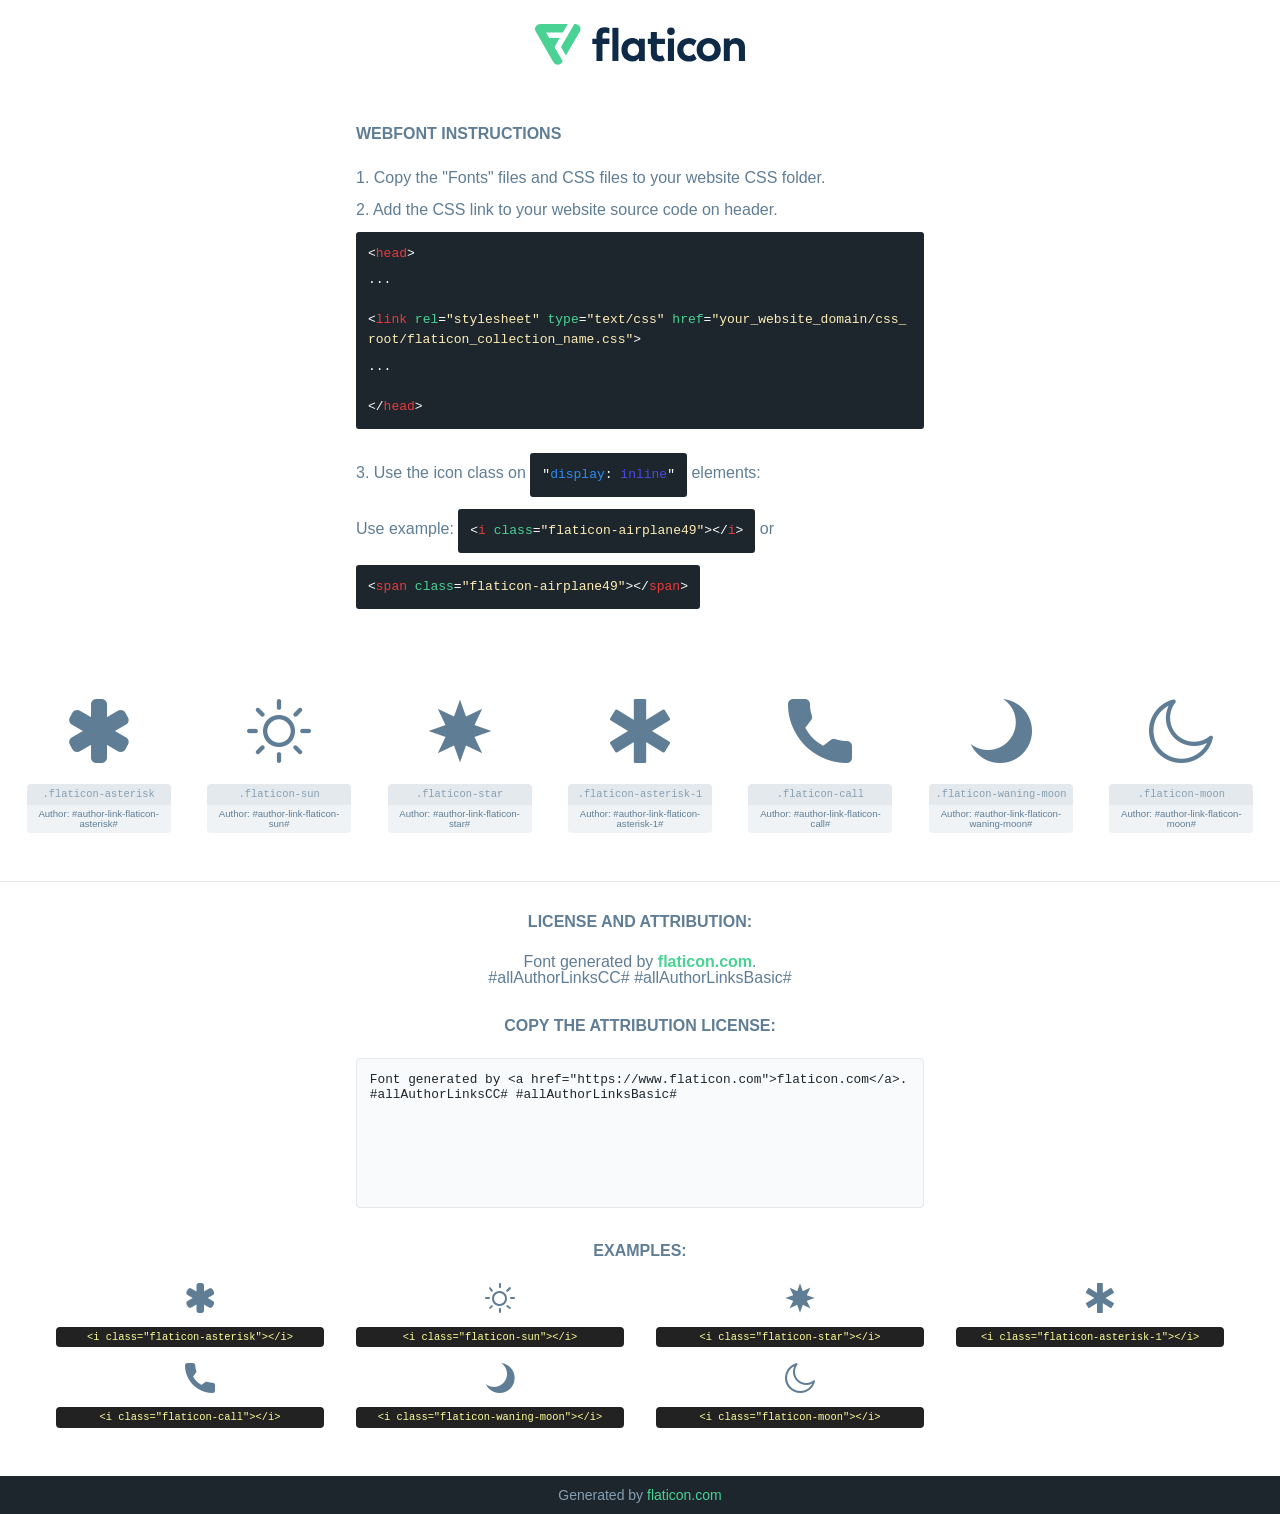
<file: assets/fonts/flaticon_noxfolio.html>
<!DOCTYPE html>
<html lang="en">
<head>
    <title>Flaticon Webfont</title>
    <link rel="stylesheet" type="text/css" href="flaticon_noxfolio.css"/>
    <meta charset="UTF-8">
    <style>
        html, body, div, span, applet, object, iframe,
        h1, h2, h3, h4, h5, h6, p, blockquote, pre,
        a, abbr, acronym, address, big, cite, code,
        del, dfn, em, img, ins, kbd, q, s, samp,
        small, strike, strong, sub, sup, tt, var,
        b, u, i, center,
        dl, dt, dd, ol, ul, li,
        fieldset, form, label, legend,
        table, caption, tbody, tfoot, thead, tr, th, td,
        article, aside, canvas, details, embed,
        figure, figcaption, footer, header, hgroup,
        menu, nav, output, ruby, section, summary,
        time, mark, audio, video {
            margin: 0;
            padding: 0;
            border: 0;
            font-size: 100%;
            font: inherit;
            vertical-align: baseline;
        }

        /* HTML5 display-role reset for older browsers */
        article, aside, details, figcaption, figure,
        footer, header, hgroup, menu, nav, section {
            display: block;
        }

        body {
            line-height: 1;
        }

        ol, ul {
            list-style: none;
        }

        blockquote, q {
            quotes: none;
        }

        blockquote:before, blockquote:after,
        q:before, q:after {
            content: '';
            content: none;
        }

        table {
            border-collapse: collapse;
            border-spacing: 0;
        }

        body {
            font-family: Helvetica, Arial, sans-serif;
            font-size: 16px;
            color: #5f7d95;
        }

        a {
            color: #4AD295;
            font-weight: bold;
            text-decoration: none;
        }

        * {
            -moz-box-sizing: border-box;
            -webkit-box-sizing: border-box;
            box-sizing: border-box;
            margin: 0;
            padding: 0;
        }

        [class^="flaticon-"]:before, [class*=" flaticon-"]:before, [class^="flaticon-"]:after, [class*=" flaticon-"]:after {
            font-family: Flaticon;
            font-size: 30px;
            font-style: normal;
            margin-left: 20px;
            color: #333;
        }

        .wrapper {
            max-width: 600px;
            margin: auto;
            padding: 0 1em;
        }

        .title {
            margin-bottom: 24px;
            text-transform: uppercase;
            font-weight: bold;
        }

        header {
            text-align: center;
            padding: 24px;
        }

        header .logo {
            width: 210px;
            height: auto;
            border: none;
            display: inline-block;
        }

        header strong {
            font-size: 28px;
            font-weight: 500;
            vertical-align: middle;
        }

        .demo {
            margin: 2em auto;
            line-height: 1.25em;
        }

        .demo ul li {
            margin-bottom: 12px;
        }

        .demo ul li code {
            background-color: #1D262D;
            border-radius: 3px;
            padding: 12px;
            display: inline-block;
            color: #fff;
            font-family: Consolas, Monaco, Lucida Console, Liberation Mono, DejaVu Sans Mono, Bitstream Vera Sans Mono, Courier New, monospace;
            font-weight: lighter;
            margin-top: 12px;
            font-size: 13px;
            word-break: break-all;
        }

        .demo ul li code .red {
            color: #EC3A3B;
        }

        .demo ul li code .green {
            color: #4AD295;
        }

        .demo ul li code .yellow {
            color: #FFEEB6;
        }

        .demo ul li code .blue {
            color: #2C8CF4;
        }

        .demo ul li code .purple {
            color: #4949E7;
        }

        .demo ul li code .dots {
            margin-top: 0.5em;
            display: block;
        }

        #glyphs {
            border-bottom: 1px solid #E3E9ED;
            padding: 2em 0;
            text-align: center;
        }

        .glyph {
            display: inline-block;
            width: 9em;
            margin: 1em;
            text-align: center;
            vertical-align: top;
            background: #FFF;
        }

        .glyph .flaticon {
            padding: 10px;
            display: block;
            font-family: "Flaticon";
            font-size: 64px;
            line-height: 1;
        }

        .glyph .flaticon:before {
            font-size: 64px;
            color: #5f7d95;
            margin-left: 0;
        }

        .class-name {
            font-size: 0.65em;
            background-color: #E3E9ED;
            color: #869FB2;
            border-radius: 4px 4px 0 0;
            padding: 0.5em;
            font-family: Consolas, Monaco, Lucida Console, Liberation Mono, DejaVu Sans Mono, Bitstream Vera Sans Mono, Courier New, monospace;
        }

        .author-name {
            font-size: 0.6em;
            background-color: #EFF3F6;
            border-top: 0;
            border-radius: 0 0 4px 4px;
            padding: 0.5em;
        }

        .author-name a {
            color: #1D262D;
        }

        .class-name:last-child {
            font-size: 10px;
            color: #888;
        }

        .class-name:last-child a {
            font-size: 10px;
            color: #555;
        }

        .glyph > input {
            display: block;
            width: 100px;
            margin: 5px auto;
            text-align: center;
            font-size: 12px;
            cursor: text;
        }

        .glyph > input.icon-input {
            font-family: "Flaticon";
            font-size: 16px;
            margin-bottom: 10px;
        }

        .attribution .title {
            margin-top: 2em;
        }

        .attribution textarea {
            background-color: #F8FAFB;
            color: #1D262D;
            padding: 1em;
            border: none;
            box-shadow: none;
            border: 1px solid #E3E9ED;
            border-radius: 4px;
            resize: none;
            width: 100%;
            height: 150px;
            font-size: 0.8em;
            font-family: Consolas, Monaco, Lucida Console, Liberation Mono, DejaVu Sans Mono, Bitstream Vera Sans Mono, Courier New, monospace;
            -webkit-appearance: none;
        }

        .attribution textarea:hover {
            border-color: #CFD9E0;
        }

        .attribution textarea:focus {
            border-color: #4AD295;
        }

        .iconsuse {
            margin: 2em auto;
            text-align: center;
            max-width: 1200px;
        }

        .iconsuse:after {
            content: '';
            display: table;
            clear: both;
        }

        .iconsuse .image {
            float: left;
            width: 25%;
            padding: 0 1em;
        }

        .iconsuse .image p {
            margin-bottom: 1em;
        }

        .iconsuse .image span {
            display: block;
            font-size: 0.65em;
            background-color: #222;
            color: #fff;
            border-radius: 4px;
            padding: 0.5em;
            color: #FFFF99;
            margin-top: 1em;
            font-family: Consolas, Monaco, Lucida Console, Liberation Mono, DejaVu Sans Mono, Bitstream Vera Sans Mono, Courier New, monospace;
        }

        .flaticon:before {
            color: #5f7d95;
        }

        #footer {
            text-align: center;
            background-color: #1D262D;
            color: #869FB2;
            padding: 12px;
            font-size: 14px;
        }

        #footer a {
            font-weight: normal;
        }

        @media (max-width: 960px) {
            .iconsuse .image {
                width: 50%;
            }
        }

        .preview {
            width: 100px;
            display: inline-block;
            margin: 10px;
        }

        .preview .inner {
            display: inline-block;
            width: 100%;
            text-align: center;
            background: #f5f5f5;
            -webkit-border-radius: 3px 3px 0 0;
            -moz-border-radius: 3px 3px 0 0;
            border-radius: 3px 3px 0 0;
        }

        .preview .inner  {
            line-height: 85px;
            font-size: 40px;
            color: #333;
        }

        .label {
            display: inline-block;
            width: 100%;
            box-sizing: border-box;
            padding: 5px;
            font-size: 10px;
            font-family: Monaco, monospace;
            color: #666;
            white-space: nowrap;
            overflow: hidden;
            text-overflow: ellipsis;
            background: #ddd;
            -webkit-border-radius: 0 0 3px 3px;
            -moz-border-radius: 0 0 3px 3px;
            border-radius: 0 0 3px 3px;
            color: #666;
        }
    </style>
</head>
<body>
    <header>
        <a href="https://www.flaticon.com/" target="_blank" class="logo">
            <svg xmlns="http://www.w3.org/2000/svg" viewBox="0 0 394.3 76.5">
                <path d="M156.6,69.4H145.3V7.1h11.3Z" style="fill:#0e2a47"/>
                <path d="M206.2,69.4h-11V64.8a15.4,15.4,0,0,1-12.6,5.7c-11.6,0-20.3-9.5-20.3-22.1s8.8-22.1,20.3-22.1a15.4,15.4,0,0,1,12.6,5.8V27.5h11Zm-32.4-21c0,6.4,4.2,11.6,10.8,11.6s10.8-4.9,10.8-11.6-4.4-11.6-10.8-11.6S173.9,42,173.9,48.4Z"
                      style="fill:#0e2a47"/>
                <path d="M262.5,13.7a7.2,7.2,0,0,1-14.4,0,7.2,7.2,0,1,1,14.4,0ZM261,69.4H249.6v-42H261Z"
                      style="fill:#0e2a47"/>
                <path id="_Trazado_" data-name="&lt;Trazado&gt;"
                      d="M139.6,17.8a16.6,16.6,0,0,0-8-1.4c-3.2.4-4.9,2-4.9,5.9v5.1h13V37.5h-13v32H115.4v-32h-7.8v-10h7.8V22.2c0-9.9,5.2-16.3,15-16.3a23.4,23.4,0,0,1,9.3,1.8Z"
                      style="fill:#0e2a47"/>
                <path d="M235.1,60c-3.5,0-6.3-1.9-6.3-7.1V37.5H244v-10H228.8V15H217.5V27.5h-5.7v10h5.7V53.7c0,10.9,5.3,16.8,15.7,16.8A22.9,22.9,0,0,0,244,68l-4.3-9.1A12.3,12.3,0,0,1,235.1,60Z"
                      style="fill:#0e2a47"/>
                <path d="M348.9,48.4c0,12.6-9.7,22.1-22.7,22.1s-22.7-9.4-22.7-22.1,9.6-22.1,22.7-22.1S348.9,35.8,348.9,48.4Zm-33.9,0c0,6.8,4.8,11.6,11.1,11.6s11.2-4.8,11.2-11.6-4.8-11.6-11.2-11.6S315.1,41.6,315.1,48.4Z"
                      style="fill:#0e2a47"/>
                <path d="M394.3,42.7V69.4H382.9V46.3c0-6.1-3-9.4-8.2-9.4s-8.9,3.2-8.9,9.5v23H354.6v-42h11v4.9c3-4.5,7.6-6.1,12.3-6.1C387.5,26.3,394.3,33,394.3,42.7Z"
                      style="fill:#0e2a47"/>
                <path d="M298,55.7h0a12.4,12.4,0,0,1-8.2,4.2h-.9l-1.8-.2a10,10,0,0,1-7.4-5.6,13.2,13.2,0,0,1-1.2-5.8,13,13,0,0,1,1.3-5.9,10.1,10.1,0,0,1,7.5-5.5h2.4a11.7,11.7,0,0,1,8.3,4.2l5.5-9.6a19.9,19.9,0,0,0-8.1-4.3,23.4,23.4,0,0,0-6.1-.8,25.2,25.2,0,0,0-7.5,1.1,20.9,20.9,0,0,0-8,4.6,21.9,21.9,0,0,0-6.8,16.4,21.9,21.9,0,0,0,6.7,16.3,20.9,20.9,0,0,0,8,4.6,25.2,25.2,0,0,0,7.7,1.2,23.6,23.6,0,0,0,6.2-.8,20,20,0,0,0,8.1-4.4Z"
                      style="fill:#0e2a47"/>
                <path d="M46.3,26.5H26.9L20.8,16H52.4L61.6,0H9.4A9.3,9.3,0,0,0,1.3,4.7a9.3,9.3,0,0,0,0,9.4L34.6,71.8a9.4,9.4,0,0,0,16.2,0l1.1-1.9L36.6,43.3Z"
                      style="fill:#4ad295"/>
                <path d="M84.2,4.7A9.3,9.3,0,0,0,76.1,0H73.8l-25,43.3,9.2,16L84.2,14A9.3,9.3,0,0,0,84.2,4.7Z"
                      style="fill:#4ad295"/>
            </svg>
        </a>
    </header>
    <section class="demo wrapper">

        <p class="title">Webfont Instructions</p>

        <ul>
            <li>
                <span class="num">1. </span>Copy the "Fonts" files and CSS files to your website CSS folder.
            </li>
            <li>
                <span class="num">2. </span>Add the CSS link to your website source code on header.
                <code class="big">
                    &lt;<span class="red">head</span>&gt;
                    <br/><span class="dots">...</span>
                    <br/>&lt;<span class="red">link</span> <span class="green">rel</span>=<span
                        class="yellow">"stylesheet"</span> <span class="green">type</span>=<span
                        class="yellow">"text/css"</span> <span class="green">href</span>=<span class="yellow">"your_website_domain/css_root/flaticon_collection_name.css"</span>&gt;
                    <br/><span class="dots">...</span>
                    <br/>&lt;/<span class="red">head</span>&gt;
                </code>
            </li>

            <li>
                <p>
                    <span class="num">3. </span>Use the icon class on <code>"<span class="blue">display</span>:<span
                        class="purple"> inline</span>"</code> elements:
                    <br/>
                    Use example: <code>&lt;<span class="red">i</span> <span class="green">class</span>=<span class="yellow">&quot;flaticon-airplane49&quot;</span>&gt;&lt;/<span
                        class="red">i</span>&gt;</code> or <code>&lt;<span class="red">span</span> <span
                        class="green">class</span>=<span class="yellow">&quot;flaticon-airplane49&quot;</span>&gt;&lt;/<span
                        class="red">span</span>&gt;</code>
            </li>
        </ul>

    </section>
    <section id="glyphs">
            <div class="glyph">
                <i class="flaticon flaticon-asterisk"></i>
                <div class="class-name">.flaticon-asterisk</div>
                <div class="author-name">Author: #author-link-flaticon-asterisk# </div>
            </div>

            <div class="glyph">
                <i class="flaticon flaticon-sun"></i>
                <div class="class-name">.flaticon-sun</div>
                <div class="author-name">Author: #author-link-flaticon-sun# </div>
            </div>

            <div class="glyph">
                <i class="flaticon flaticon-star"></i>
                <div class="class-name">.flaticon-star</div>
                <div class="author-name">Author: #author-link-flaticon-star# </div>
            </div>

            <div class="glyph">
                <i class="flaticon flaticon-asterisk-1"></i>
                <div class="class-name">.flaticon-asterisk-1</div>
                <div class="author-name">Author: #author-link-flaticon-asterisk-1# </div>
            </div>

            <div class="glyph">
                <i class="flaticon flaticon-call"></i>
                <div class="class-name">.flaticon-call</div>
                <div class="author-name">Author: #author-link-flaticon-call# </div>
            </div>

            <div class="glyph">
                <i class="flaticon flaticon-waning-moon"></i>
                <div class="class-name">.flaticon-waning-moon</div>
                <div class="author-name">Author: #author-link-flaticon-waning-moon# </div>
            </div>

            <div class="glyph">
                <i class="flaticon flaticon-moon"></i>
                <div class="class-name">.flaticon-moon</div>
                <div class="author-name">Author: #author-link-flaticon-moon# </div>
            </div>

    </section>

    <section class="attribution wrapper"   style="text-align:center;">

        <div class="title">License and attribution:</div><div class="attrDiv">Font generated by <a href="https://www.flaticon.com">flaticon.com</a>. <div>#allAuthorLinksCC# #allAuthorLinksBasic# </div>
        </div>
        <div class="title">Copy the Attribution License:</div>

        <textarea onclick="this.focus();this.select();">Font generated by &lt;a href=&quot;https://www.flaticon.com&quot;&gt;flaticon.com&lt;/a&gt;. #allAuthorLinksCC# #allAuthorLinksBasic#
        </textarea>

    </section>

    <section class="iconsuse">

        <div class="title">Examples:</div>
            <div class="image">
                <p>
                    <i class="flaticon flaticon-asterisk"></i>
                    <span>&lt;i class=&quot;flaticon-asterisk&quot;&gt;&lt;/i&gt;</span>
                </p>
            </div>
            <div class="image">
                <p>
                    <i class="flaticon flaticon-sun"></i>
                    <span>&lt;i class=&quot;flaticon-sun&quot;&gt;&lt;/i&gt;</span>
                </p>
            </div>
            <div class="image">
                <p>
                    <i class="flaticon flaticon-star"></i>
                    <span>&lt;i class=&quot;flaticon-star&quot;&gt;&lt;/i&gt;</span>
                </p>
            </div>
            <div class="image">
                <p>
                    <i class="flaticon flaticon-asterisk-1"></i>
                    <span>&lt;i class=&quot;flaticon-asterisk-1&quot;&gt;&lt;/i&gt;</span>
                </p>
            </div>
            <div class="image">
                <p>
                    <i class="flaticon flaticon-call"></i>
                    <span>&lt;i class=&quot;flaticon-call&quot;&gt;&lt;/i&gt;</span>
                </p>
            </div>
            <div class="image">
                <p>
                    <i class="flaticon flaticon-waning-moon"></i>
                    <span>&lt;i class=&quot;flaticon-waning-moon&quot;&gt;&lt;/i&gt;</span>
                </p>
            </div>
            <div class="image">
                <p>
                    <i class="flaticon flaticon-moon"></i>
                    <span>&lt;i class=&quot;flaticon-moon&quot;&gt;&lt;/i&gt;</span>
                </p>
            </div>
        </div>

    </section>

    <div id="footer">
        <div>Generated by <a href="https://www.flaticon.com">flaticon.com</a>
        </div>
    </div>

</body>
</html>
</file>
<file: assets/css/style.css>
@charset "UTF-8";
/*----------------------------------------------------------------------
    Template Name: Noxfolio - Personal Portfolio Resume HTML Template
    Template URI: https://demo.webtend.net/html/noxfolio/
    Author: WebTend
    Author URI:  https://webtend.net/
    Version: 1.0

    Note: This is Main Style CSS File. */
/*----------------------------------------------------------------------
	CSS INDEX
	----------------------

    ## Default Style
    ## Common Classes
    ## Repeat Style
    ## Padding Margin Spacing
    ## Custom Animation
    ## Header style
    ## Page Banner
    ## Hero Section
    ## About Section
    ## Awward Area
    ## Services Area
    ## Skills Area
    ## Resume Area
    ## Contact Area
    ## Projects Area
    ## Headline Text
    ## Testimonials Area
    ## Pricing Area
    ## Lets Talk
    ## Client Logo
    ## Blog Area
    ## Error Section
    ## FAQs Area
    ## Sidebar Widgets
    ## Main Footer */
/* -------------------------------------------------------------- */
@import url("https://fonts.googleapis.com/css2?family=DM+Sans:wght@400;500;700&family=Inter:wght@400;500&display=swap");
/*******************************************************/
/******************* ## Default Style *****************/
/*******************************************************/
* {
  margin: 0;
  padding: 0;
  border: none;
  outline: none;
  -webkit-box-shadow: none;
  box-shadow: none; }

body {
  color: var(--base-color);
  background: #28282B;
  font-weight: 400;
  line-height: 30px;
  font-size: 16px;
  font-family: "Inter", sans-serif;
  --base-color: rgba(255, 255, 255, 0.65);
  --heading-color: #FFFFFF;
  --primary-color: #f3d31d;
  --lighter-color: #1F1F1F;
  --black-color: #014c24;
  --border-color: rgba(255, 255, 255, 0.1); }

a {
  color: var(--base-color);
  cursor: pointer;
  outline: none;
  -webkit-transition: 0.5s;
  -o-transition: 0.5s;
  transition: 0.5s;
  text-decoration: none; }
  a:hover, a:focus, a:visited {
    text-decoration: none;
    outline: none; }
  a:hover {
    color: var(--primary-color); }

h1 a, h2 a, h3 a, h4 a, h5 a, h6 a {
  color: var(--heading-color); }

.text-white h1,
.text-white h2,
.text-white h3,
.text-white h4,
.text-white h5,
.text-white h6,
.text-white h1 a,
.text-white h2 a,
.text-white h3 a,
.text-white h4 a,
.text-white h5 a,
.text-white h6 a {
  color: white; }

ul, li {
  list-style: none;
  padding: 0;
  margin: 0; }

img {
  max-width: 100%;
  display: inline-block; }

mark {
  color: var(--primary-color);
  background: transparent;
  text-decoration: underline; }

header:after, section:after, footer:after {
  display: block;
  clear: both;
  content: ""; }

/*======= Input Styles =======*/
input,
select,
textarea,
.nice-select,
.form-control {
  width: 100%;
  height: auto;
  border: none;
  font-size: 20px;
  border-radius: 0;
  padding: 20px 0;
  background-color: #fff;
  border-bottom: 2px solid rgba(41, 41, 41, 0.1); }
  input::-webkit-input-placeholder,
  select::-webkit-input-placeholder,
  textarea::-webkit-input-placeholder,
  .nice-select::-webkit-input-placeholder,
  .form-control::-webkit-input-placeholder {
    color: var(--heading-color); }
  input:-ms-input-placeholder,
  select:-ms-input-placeholder,
  textarea:-ms-input-placeholder,
  .nice-select:-ms-input-placeholder,
  .form-control:-ms-input-placeholder {
    color: var(--heading-color); }
  input::-ms-input-placeholder,
  select::-ms-input-placeholder,
  textarea::-ms-input-placeholder,
  .nice-select::-ms-input-placeholder,
  .form-control::-ms-input-placeholder {
    color: var(--heading-color); }
  input::placeholder,
  select::placeholder,
  textarea::placeholder,
  .nice-select::placeholder,
  .form-control::placeholder {
    color: var(--heading-color); }
  input:focus,
  select:focus,
  textarea:focus,
  .nice-select:focus,
  .form-control:focus {
    border-bottom: 2px solid rgba(41, 41, 41, 0.1); }

.nice-select {
  font-size: 20px;
  line-height: 1.3; }
  .nice-select:after {
    width: 8px;
    height: 8px;
    right: 8px;
    border-color: var(--heading-color); }
  .nice-select .current {
    font-weight: 500;
    color: var(--heading-color); }
  .nice-select .list {
    min-width: 100%;
    border-radius: 0; }

textarea {
  display: inherit;
  padding-top: 20px; }

label {
  cursor: pointer;
  font-weight: 500;
  margin-bottom: 5px;
  color: var(--base-color); }

.form-group {
  position: relative;
  margin-bottom: 15px; }

input:focus,
button:focus,
.form-control:focus {
  outline: none;
  -webkit-box-shadow: none;
  box-shadow: none;
  border-color: #cfdbf1; }

input[type=search]::-ms-clear {
  display: none;
  width: 0;
  height: 0; }

input[type=search]::-ms-reveal {
  display: none;
  width: 0;
  height: 0; }

input[type=search]::-webkit-search-decoration,
input[type=search]::-webkit-search-cancel-button,
input[type=search]::-webkit-search-results-button,
input[type=search]::-webkit-search-results-decoration {
  display: none; }

input[type=checkbox], input[type=radio] {
  height: auto;
  width: auto; }

/* For Scroll Animation */
html {
  scroll-behavior: unset !important; }

/*******************************************************/
/*****************  ## Common Classes *****************/
/*******************************************************/
.page-wrapper {
  position: relative;
  z-index: 9;
  width: 100%;
  margin: 0 auto;
  overflow: hidden;
  min-width: 300px; }

@media only screen and (min-width: 1200px) {
  .container {
    max-width: 1320px;
    padding-left: 15px;
    padding-right: 15px; }
    .container.container-1620 {
      max-width: 1650px; }
    .container.container-1200 {
      max-width: 1230px; } }

@media only screen and (min-width: 1400px) {
  .container-fluid {
    padding-left: 70px;
    padding-right: 70px; } }

@media only screen and (min-width: 1400px) {
  .container-fluid.gap-wide {
    padding-left: 100px;
    padding-right: 100px; } }

.row {
  --bs-gutter-x: 30px; }

@media only screen and (min-width: 1200px) {
  .row-cols-xl-7 > * {
    width: 14.2857%;
    -webkit-box-flex: 0;
    -ms-flex: 0 0 auto;
    flex: 0 0 auto; } }

.no-gap {
  margin-left: 0;
  margin-right: 0; }
  .no-gap > div {
    padding-left: 0;
    padding-right: 0; }

@media only screen and (min-width: 1400px) {
  .gap-10 {
    --bs-gutter-x: 10px; } }

@media only screen and (min-width: 1400px) {
  .gap-20 {
    --bs-gutter-x: 20px; } }

@media only screen and (min-width: 1400px) {
  .gap-30 {
    --bs-gutter-x: 30px; } }

@media only screen and (min-width: 1400px) {
  .gap-40 {
    --bs-gutter-x: 40px; } }

@media only screen and (min-width: 1400px) {
  .gap-50 {
    --bs-gutter-x: 50px; } }

@media only screen and (min-width: 1400px) {
  .gap-60 {
    --bs-gutter-x: 60px; } }

@media only screen and (min-width: 1400px) {
  .gap-70 {
    --bs-gutter-x: 70px; } }

@media only screen and (min-width: 1400px) {
  .gap-80 {
    --bs-gutter-x: 80px; } }

@media only screen and (min-width: 1400px) {
  .gap-90 {
    --bs-gutter-x: 90px; } }

@media only screen and (min-width: 1400px) {
  .gap-100 {
    --bs-gutter-x: 100px; } }

@media only screen and (min-width: 1400px) {
  .gap-110 {
    --bs-gutter-x: 110px; } }

@media only screen and (min-width: 1400px) {
  .gap-120 {
    --bs-gutter-x: 120px; } }

@media only screen and (min-width: 1400px) {
  .gap-130 {
    --bs-gutter-x: 130px; } }

@media only screen and (min-width: 1400px) {
  .gap-140 {
    --bs-gutter-x: 140px; } }

@media only screen and (min-width: 1400px) {
  .gap-150 {
    --bs-gutter-x: 150px; } }

@media only screen and (max-width: 375px) {
  .col-small {
    -webkit-box-flex: 0;
    -ms-flex: 0 0 100%;
    flex: 0 0 100%;
    max-width: 100%; } }

/** Section Title style **/
.section-title {
  margin-top: -7px; }
  .section-title .sub-title {
    font-weight: 500;
    display: block;
    color: rgba(255, 255, 255, 0.65); }
  .section-title h2 {
    margin-bottom: 25px; }
    .section-title h2 span {
      color: var(--primary-color); }
    @media only screen and (max-width: 767px) {
      .section-title h2 {
        font-size: 35px; } }
    @media only screen and (max-width: 479px) {
      .section-title h2 {
        font-size: 30px;
        line-height: 1.3; } }
  .section-title h6 {
    font-size: 18px; }
    .section-title h6 span {
      color: var(--primary-color); }

/** Button style **/
.theme-btn,
a.theme-btn {
  z-index: 1;
  cursor: pointer;
  overflow: hidden;
  -webkit-transition: 0.5s;
  -o-transition: 0.5s;
  transition: 0.5s;
  font-weight: 600;
  text-align: center;
  padding: 10px 35px;
  -webkit-box-align: center;
  -ms-flex-align: center;
  align-items: center;
  position: relative;
  color: var(--black-color);
  border-radius: 15px;
  display: -webkit-inline-box;
  display: -ms-inline-flexbox;
  display: inline-flex;
  -webkit-box-pack: center;
  -ms-flex-pack: center;
  justify-content: center;
  text-transform: capitalize;
  background: var(--primary-color); }
  .theme-btn i,
  a.theme-btn i {
    -webkit-transition: 0.5s;
    -o-transition: 0.5s;
    transition: 0.5s;
    margin-left: 10px; }
  .theme-btn:hover i,
  a.theme-btn:hover i {
    margin-left: 13px;
    margin-right: -3px; }
  @media only screen and (max-width: 575px) {
    .theme-btn,
    a.theme-btn {
      padding: 8px 25px; } }
  .theme-btn.style-two,
  a.theme-btn.style-two {
    color: var(--base-color);
    background: transparent;
    border: 1px solid rgba(41, 41, 41, 0.1); }
    .theme-btn.style-two:hover,
    a.theme-btn.style-two:hover {
      color: white;
      background: var(--primary-color);
      border-color: var(--primary-color); }
  .theme-btn.style-three,
  a.theme-btn.style-three {
    background: var(--heading-color); }

/* Details Btn */
.details-btn {
  width: 50px;
  height: 50px;
  background: #131313;
  line-height: 50px;
  border-radius: 50%;
  text-align: center;
  display: inline-block;
  -webkit-transform: rotate(-45deg);
  -ms-transform: rotate(-45deg);
  transform: rotate(-45deg);
  border: 1px solid var(--border-color); }
  .details-btn:hover {
    color: var(--black-color);
    background: var(--primary-color); }

/* Read More */
.read-more {
  color: white;
  font-size: 14px;
  -webkit-box-align: center;
  -ms-flex-align: center;
  align-items: center;
  display: -webkit-inline-box;
  display: -ms-inline-flexbox;
  display: inline-flex;
  text-transform: capitalize; }
  .read-more i {
    float: right;
    margin-top: 2px;
    margin-left: 7px;
    -webkit-transition: 0.5s;
    -o-transition: 0.5s;
    transition: 0.5s; }
  .read-more:hover {
    color: var(--primary-color); }
    .read-more:hover i {
      margin-left: 10px; }

/* List style one */
.list-style-one li {
  color: white;
  display: -webkit-box;
  display: -ms-flexbox;
  display: flex;
  font-weight: 500;
  -webkit-box-align: center;
  -ms-flex-align: center;
  align-items: center; }
  @media only screen and (min-width: 376px) {
    .list-style-one li {
      font-size: 20px; } }
  .list-style-one li:before {
    content: "\f00c";
    line-height: 1;
    margin-top: 2px;
    margin-right: 12px;
    color: var(--primary-color);
    font-family: "Font Awesome 5 Pro"; }
  .list-style-one li:not(:last-child) {
    margin-bottom: 20px; }

.list-style-one.two-column {
  display: -webkit-box;
  display: -ms-flexbox;
  display: flex;
  -ms-flex-wrap: wrap;
  flex-wrap: wrap; }
  .list-style-one.two-column li {
    width: 48%; }
    @media only screen and (max-width: 479px) {
      .list-style-one.two-column li {
        width: 100%; } }

/* List style two */
.list-style-two li {
  display: -webkit-box;
  display: -ms-flexbox;
  display: flex;
  -webkit-box-align: center;
  -ms-flex-align: center;
  align-items: center; }
  @media only screen and (min-width: 376px) {
    .list-style-two li {
      font-size: 20px; } }
  .list-style-two li:before {
    content: "\f00c";
    line-height: 1;
    font-size: 16px;
    margin-right: 20px;
    color: var(--lighter-color);
    width: 30px;
    height: 30px;
    background: var(--primary-color);
    line-height: 30px;
    border-radius: 50%;
    text-align: center;
    font-family: "Font Awesome 5 Pro"; }
  .list-style-two li:not(:last-child) {
    margin-bottom: 25px; }

/** Social Link One **/
.social-style-one {
  -ms-flex-wrap: wrap;
  flex-wrap: wrap;
  display: -webkit-inline-box;
  display: -ms-inline-flexbox;
  display: inline-flex;
  margin-left: -5px;
  margin-right: -5px; }
  .social-style-one a {
    color: #B0AFAF;
    font-size: 14px;
    margin-left: 5px;
    margin-right: 5px;
    width: 35px;
    height: 35px;
    background: #0C0B0B;
    line-height: 35px;
    border-radius: 50%;
    text-align: center; }
    .social-style-one a:hover {
      color: var(--black-color);
      background: var(--primary-color); }

/** Social Link Two **/
.social-style-two {
  -ms-flex-wrap: wrap;
  flex-wrap: wrap;
  display: -webkit-inline-box;
  display: -ms-inline-flexbox;
  display: inline-flex;
  margin-left: -12px;
  margin-right: -12px; }
  .social-style-two a {
    color: rgba(255, 255, 255, 0.35);
    margin-left: 12px;
    margin-right: 12px; }
    .social-style-two a:hover {
      color: var(--primary-color); }

/*** Preloader style ** */
.preloader {
  position: fixed;
  left: 0;
  top: 0;
  width: 100%;
  height: 100%;
  z-index: 9999999;
  background-color: #131313;
  background-repeat: no-repeat;
  background-position: center center;
  background-image: url(../images/preloader.gif); }

/* Pagination */
.pagination {
  -webkit-box-align: center;
  -ms-flex-align: center;
  align-items: center;
  margin-left: -15px;
  margin-right: -15px; }
  .pagination li {
    margin: 10px 15px 0; }
    .pagination li a,
    .pagination li .page-link {
      padding: 0;
      border: none;
      font-size: 24px;
      -webkit-box-shadow: none;
      box-shadow: none;
      font-weight: 600;
      color: var(--base-color);
      background: transparent; }
    .pagination li.active .page-link, .pagination li:hover:not(.disabled) .page-link {
      background: transparent;
      color: var(--primary-color); }

/* Rating */
.ratting {
  line-height: 1;
  -webkit-box-align: center;
  -ms-flex-align: center;
  align-items: center;
  display: -webkit-inline-box;
  display: -ms-inline-flexbox;
  display: inline-flex;
  margin-left: -5px;
  margin-right: -5px; }
  .ratting i {
    margin: 5px;
    color: #AB6034; }

/*** Slick Arrows ***/
.slick-arrow {
  width: 50px;
  height: 50px;
  color: white;
  -webkit-transition: 0.5s;
  -o-transition: 0.5s;
  transition: 0.5s;
  line-height: 50px;
  border-radius: 50%;
  background: transparent;
  border: 1px solid var(--border-color); }
  .slick-arrow:focus, .slick-arrow:hover {
    color: var(--black-color);
    background: var(--primary-color);
    border-color: var(--primary-color); }

.slider-arrows button:first-child {
  margin-right: 5px;
  -webkit-transform: rotate(45deg);
  -ms-transform: rotate(45deg);
  transform: rotate(45deg); }

.slider-arrows button:last-child {
  -webkit-transform: rotate(-45deg);
  -ms-transform: rotate(-45deg);
  transform: rotate(-45deg); }

/*** Slick Dots ***/
.slick-dots {
  display: -webkit-box;
  display: -ms-flexbox;
  display: flex;
  -webkit-box-align: center;
  -ms-flex-align: center;
  align-items: center;
  -webkit-box-pack: center;
  -ms-flex-pack: center;
  justify-content: center; }
  .slick-dots li {
    position: relative;
    cursor: pointer;
    margin: 8px;
    width: 6px;
    height: 6px;
    opacity: 0.3;
    -webkit-transition: 0.5s;
    -o-transition: 0.5s;
    transition: 0.5s;
    border-radius: 50%;
    background: #1D1B1A; }
    .slick-dots li button {
      opacity: 0;
      height: 0; }
    .slick-dots li:before {
      content: '';
      width: 0;
      height: 0;
      left: 50%;
      top: 50%;
      -webkit-transition: 0.5s;
      -o-transition: 0.5s;
      transition: 0.5s;
      border-radius: 50%;
      position: absolute;
      border: 1px solid var(--primary-color);
      -webkit-transform: translate(-50%, -50%);
      -ms-transform: translate(-50%, -50%);
      transform: translate(-50%, -50%); }
    .slick-dots li.slick-active {
      background: var(--primary-color);
      opacity: 1; }
      .slick-dots li.slick-active:before {
        width: 21px;
        height: 21px; }

/* Before After none */
.before-after-none:after, .before-after-none:before {
  display: none; }

/*** Scroll Top style ***/
.scroll-top {
  position: fixed;
  bottom: 25px;
  right: 0;
  width: 40px;
  height: 40px;
  z-index: 99;
  color: black;
  display: none;
  font-size: 14px;
  cursor: pointer;
  line-height: 40px;
  border-radius: 5px;
  background: var(--primary-color);
  -webkit-animation: pulse 2s infinite;
  animation: pulse 2s infinite; }

/* Text White */
.text-white *, .text-white a,
.text-white .count-text,
.text-white .footer-newsletter-content .sub-title {
  color: white; }

.text-white li li .dropdown-btn span {
  color: var(--heading-color); }

.text-white .copyright-area p {
  opacity: 0.5; }

.text-white .copyright-area a {
  opacity: 0.5; }
  .text-white .copyright-area a:hover {
    opacity: 1; }

/*Project Filter*/
.filter-btns-one {
  display: -webkit-box;
  display: -ms-flexbox;
  display: flex;
  -ms-flex-wrap: wrap;
  flex-wrap: wrap;
  margin-left: -20px;
  margin-right: -20px; }
  .filter-btns-one li {
    line-height: 1;
    cursor: pointer;
    font-size: 18px;
    -webkit-transition: 0.5s;
    -o-transition: 0.5s;
    transition: 0.5s;
    font-weight: 500;
    position: relative;
    margin: 0 20px 20px;
    padding-bottom: 15px;
    color: rgba(255, 255, 255, 0.35); }
    .filter-btns-one li:after {
      opacity: 0;
      content: '';
      position: absolute;
      left: 0;
      top: 100%;
      width: 30px;
      height: 3px;
      -webkit-transition: 0.5s;
      -o-transition: 0.5s;
      transition: 0.5s;
      background: var(--primary-color); }
    .filter-btns-one li.current {
      color: var(--primary-color); }
      .filter-btns-one li.current:after {
        opacity: 1; }

.bg-lines span {
  top: 0;
  z-index: -1;
  width: 1px;
  height: 100%;
  position: absolute;
  -webkit-animation: leftRightOne 18s infinite;
  animation: leftRightOne 18s infinite;
  background: rgba(255, 255, 255, 0.05); }
  .bg-lines span:nth-child(1) {
    left: 10%; }
  .bg-lines span:nth-child(2) {
    left: 20%; }
  .bg-lines span:nth-child(3) {
    left: 30%; }
  .bg-lines span:nth-child(4) {
    left: 40%; }
  .bg-lines span:nth-child(5) {
    left: 50%; }
  .bg-lines span:nth-child(6) {
    left: 60%; }
  .bg-lines span:nth-child(7) {
    left: 70%; }
  .bg-lines span:nth-child(8) {
    left: 80%; }
  .bg-lines span:nth-child(9) {
    left: 90%; }

/* Position */
.rel {
  position: relative; }

.z-0 {
  z-index: 0; }

.z-1 {
  z-index: 1; }

.z-2 {
  z-index: 2; }

.z-3 {
  z-index: 3; }

.z-4 {
  z-index: 4; }

.z-5 {
  z-index: 5; }

.overlay {
  z-index: 1;
  position: relative; }
  .overlay::before {
    position: absolute;
    content: "";
    width: 100%;
    height: 100%;
    z-index: -1;
    top: 0;
    left: 0;
    opacity: 0.75;
    background-color: var(--heading-color); }

/* Backgruond Size */
.bgs-cover {
  background-size: cover;
  background-position: center; }

/* Color + Background */
.bgc-black {
  background-color: var(--black-color); }

.bgc-primary {
  background-color: var(--primary-color); }

.bgc-lighter {
  background-color: var(--lighter-color); }

.for-bgc-black {
  max-width: 1620px;
  margin-left: auto;
  margin-right: auto;
  background: var(--black-color); }

/* Border Radius */
.br-5 {
  border-radius: 5px; }

.br-10 {
  border-radius: 10px; }

.br-15 {
  border-radius: 15px; }

.br-20 {
  border-radius: 20px; }

.br-25 {
  border-radius: 25px; }

.br-30 {
  border-radius: 30px; }

/* Home Two */
.home-two .theme-btn {
  border-radius: 0;
  text-transform: uppercase; }
  @media only screen and (min-width: 992px) {
    .home-two .theme-btn {
      padding: 13px 38px;
      letter-spacing: 2.55px; } }

.home-two .sub-title {
  font-size: 17px;
  display: -webkit-inline-box;
  display: -ms-inline-flexbox;
  display: inline-flex;
  color: var(--primary-color);
  text-transform: uppercase; }
  .home-two .sub-title i {
    margin-right: 10px; }

.home-two .section-title h2 {
  line-height: 1.36;
  text-transform: uppercase; }
  @media only screen and (min-width: 992px) {
    .home-two .section-title h2 {
      font-size: 50px; } }

.home-two .bgc-black {
  --black-color: #0F0E0E; }

/*******************************************************/
/******************* ## Repeat Style ******************/
/*******************************************************/
.heading,
input,
select,
textarea,
.nice-select,
.form-control,
h1,
.h1,
h2,
.h2,
h3,
.h3,
h4,
.h4,
h5,
.h5,
h6,
.h6,
.accordion-item .accordion-button {
  color: var(--heading-color);
  font-family: "DM Sans", sans-serif; }

h1, .h1 {
  font-size: 65px; }

h2, .h2 {
  font-size: 45px; }

h3, .h3 {
  line-height: 1.3;
  font-size: 30px; }

h4, .h4 {
  line-height: 1.1;
  font-size: 24px; }

h5, .h5 {
  line-height: 1.4;
  font-size: 20px; }

h6, .h6 {
  font-size: 16px; }

/*******************************************************/
/************** ## Padding Margin Spacing *************/
/*******************************************************/
/* Padding Around */
.p-5 {
  padding: 5px !important; }

.p-10 {
  padding: 10px; }

.p-15 {
  padding: 15px; }

.p-20 {
  padding: 20px; }

.p-25 {
  padding: 25px; }

.p-30 {
  padding: 30px; }

.p-35 {
  padding: 35px; }

.p-40 {
  padding: 40px; }

.p-45 {
  padding: 45px; }

.p-50 {
  padding: 50px; }

.p-55 {
  padding: 55px; }

.p-60 {
  padding: 60px; }

.p-65 {
  padding: 65px; }

.p-70 {
  padding: 70px; }

.p-75 {
  padding: 75px; }

.p-80 {
  padding: 80px; }

.p-85 {
  padding: 85px; }

.p-90 {
  padding: 90px; }

.p-95 {
  padding: 95px; }

.p-100 {
  padding: 100px; }

.p-105 {
  padding: 105px; }

.p-110 {
  padding: 110px; }

.p-115 {
  padding: 115px; }

.p-120 {
  padding: 120px; }

.p-125 {
  padding: 125px; }

.p-130 {
  padding: 130px; }

.p-135 {
  padding: 135px; }

.p-140 {
  padding: 140px; }

.p-145 {
  padding: 145px; }

.p-150 {
  padding: 150px; }

.p-155 {
  padding: 155px; }

.p-160 {
  padding: 160px; }

.p-165 {
  padding: 165px; }

.p-170 {
  padding: 170px; }

.p-175 {
  padding: 175px; }

.p-180 {
  padding: 180px; }

.p-185 {
  padding: 185px; }

.p-190 {
  padding: 190px; }

.p-195 {
  padding: 195px; }

.p-200 {
  padding: 200px; }

.p-205 {
  padding: 205px; }

.p-210 {
  padding: 210px; }

.p-215 {
  padding: 215px; }

.p-220 {
  padding: 220px; }

.p-225 {
  padding: 225px; }

.p-230 {
  padding: 230px; }

.p-235 {
  padding: 235px; }

.p-240 {
  padding: 240px; }

.p-245 {
  padding: 245px; }

.p-250 {
  padding: 250px; }

/* Padding Top */
.pt-5,
.py-5 {
  padding-top: 5px !important; }

.pt-10,
.py-10 {
  padding-top: 10px; }

.pt-15,
.py-15 {
  padding-top: 15px; }

.pt-20,
.py-20 {
  padding-top: 20px; }

.pt-25,
.py-25 {
  padding-top: 25px; }

.pt-30,
.py-30 {
  padding-top: 30px; }

.pt-35,
.py-35 {
  padding-top: 35px; }

.pt-40,
.py-40 {
  padding-top: 40px; }

.pt-45,
.py-45 {
  padding-top: 45px; }

.pt-50,
.py-50 {
  padding-top: 50px; }

.pt-55,
.py-55 {
  padding-top: 55px; }

.pt-60,
.py-60 {
  padding-top: 60px; }

.pt-65,
.py-65 {
  padding-top: 65px; }

.pt-70,
.py-70 {
  padding-top: 70px; }

.pt-75,
.py-75 {
  padding-top: 75px; }

.pt-80,
.py-80 {
  padding-top: 80px; }

.pt-85,
.py-85 {
  padding-top: 85px; }

.pt-90,
.py-90 {
  padding-top: 90px; }

.pt-95,
.py-95 {
  padding-top: 95px; }

.pt-100,
.py-100 {
  padding-top: 100px; }

.pt-105,
.py-105 {
  padding-top: 105px; }

.pt-110,
.py-110 {
  padding-top: 110px; }

.pt-115,
.py-115 {
  padding-top: 115px; }

.pt-120,
.py-120 {
  padding-top: 120px; }

.pt-125,
.py-125 {
  padding-top: 125px; }

.pt-130,
.py-130 {
  padding-top: 130px; }

.pt-135,
.py-135 {
  padding-top: 135px; }

.pt-140,
.py-140 {
  padding-top: 140px; }

.pt-145,
.py-145 {
  padding-top: 145px; }

.pt-150,
.py-150 {
  padding-top: 150px; }

.pt-155,
.py-155 {
  padding-top: 155px; }

.pt-160,
.py-160 {
  padding-top: 160px; }

.pt-165,
.py-165 {
  padding-top: 165px; }

.pt-170,
.py-170 {
  padding-top: 170px; }

.pt-175,
.py-175 {
  padding-top: 175px; }

.pt-180,
.py-180 {
  padding-top: 180px; }

.pt-185,
.py-185 {
  padding-top: 185px; }

.pt-190,
.py-190 {
  padding-top: 190px; }

.pt-195,
.py-195 {
  padding-top: 195px; }

.pt-200,
.py-200 {
  padding-top: 200px; }

.pt-205,
.py-205 {
  padding-top: 205px; }

.pt-210,
.py-210 {
  padding-top: 210px; }

.pt-215,
.py-215 {
  padding-top: 215px; }

.pt-220,
.py-220 {
  padding-top: 220px; }

.pt-225,
.py-225 {
  padding-top: 225px; }

.pt-230,
.py-230 {
  padding-top: 230px; }

.pt-235,
.py-235 {
  padding-top: 235px; }

.pt-240,
.py-240 {
  padding-top: 240px; }

.pt-245,
.py-245 {
  padding-top: 245px; }

.pt-250,
.py-250 {
  padding-top: 250px; }

/* Padding Bottom */
.pb-5,
.py-5 {
  padding-bottom: 5px !important; }

.pb-10,
.py-10 {
  padding-bottom: 10px; }

.pb-15,
.py-15 {
  padding-bottom: 15px; }

.pb-20,
.py-20 {
  padding-bottom: 20px; }

.pb-25,
.py-25 {
  padding-bottom: 25px; }

.pb-30,
.py-30 {
  padding-bottom: 30px; }

.pb-35,
.py-35 {
  padding-bottom: 35px; }

.pb-40,
.py-40 {
  padding-bottom: 40px; }

.pb-45,
.py-45 {
  padding-bottom: 45px; }

.pb-50,
.py-50 {
  padding-bottom: 50px; }

.pb-55,
.py-55 {
  padding-bottom: 55px; }

.pb-60,
.py-60 {
  padding-bottom: 60px; }

.pb-65,
.py-65 {
  padding-bottom: 65px; }

.pb-70,
.py-70 {
  padding-bottom: 70px; }

.pb-75,
.py-75 {
  padding-bottom: 75px; }

.pb-80,
.py-80 {
  padding-bottom: 80px; }

.pb-85,
.py-85 {
  padding-bottom: 85px; }

.pb-90,
.py-90 {
  padding-bottom: 90px; }

.pb-95,
.py-95 {
  padding-bottom: 95px; }

.pb-100,
.py-100 {
  padding-bottom: 100px; }

.pb-105,
.py-105 {
  padding-bottom: 105px; }

.pb-110,
.py-110 {
  padding-bottom: 110px; }

.pb-115,
.py-115 {
  padding-bottom: 115px; }

.pb-120,
.py-120 {
  padding-bottom: 120px; }

.pb-125,
.py-125 {
  padding-bottom: 125px; }

.pb-130,
.py-130 {
  padding-bottom: 130px; }

.pb-135,
.py-135 {
  padding-bottom: 135px; }

.pb-140,
.py-140 {
  padding-bottom: 140px; }

.pb-145,
.py-145 {
  padding-bottom: 145px; }

.pb-150,
.py-150 {
  padding-bottom: 150px; }

.pb-155,
.py-155 {
  padding-bottom: 155px; }

.pb-160,
.py-160 {
  padding-bottom: 160px; }

.pb-165,
.py-165 {
  padding-bottom: 165px; }

.pb-170,
.py-170 {
  padding-bottom: 170px; }

.pb-175,
.py-175 {
  padding-bottom: 175px; }

.pb-180,
.py-180 {
  padding-bottom: 180px; }

.pb-185,
.py-185 {
  padding-bottom: 185px; }

.pb-190,
.py-190 {
  padding-bottom: 190px; }

.pb-195,
.py-195 {
  padding-bottom: 195px; }

.pb-200,
.py-200 {
  padding-bottom: 200px; }

.pb-205,
.py-205 {
  padding-bottom: 205px; }

.pb-210,
.py-210 {
  padding-bottom: 210px; }

.pb-215,
.py-215 {
  padding-bottom: 215px; }

.pb-220,
.py-220 {
  padding-bottom: 220px; }

.pb-225,
.py-225 {
  padding-bottom: 225px; }

.pb-230,
.py-230 {
  padding-bottom: 230px; }

.pb-235,
.py-235 {
  padding-bottom: 235px; }

.pb-240,
.py-240 {
  padding-bottom: 240px; }

.pb-245,
.py-245 {
  padding-bottom: 245px; }

.pb-250,
.py-250 {
  padding-bottom: 250px; }

/* Margin Around */
.m-5 {
  margin: 5px !important; }

.m-10 {
  margin: 10px; }

.m-15 {
  margin: 15px; }

.m-20 {
  margin: 20px; }

.m-25 {
  margin: 25px; }

.m-30 {
  margin: 30px; }

.m-35 {
  margin: 35px; }

.m-40 {
  margin: 40px; }

.m-45 {
  margin: 45px; }

.m-50 {
  margin: 50px; }

.m-55 {
  margin: 55px; }

.m-60 {
  margin: 60px; }

.m-65 {
  margin: 65px; }

.m-70 {
  margin: 70px; }

.m-75 {
  margin: 75px; }

.m-80 {
  margin: 80px; }

.m-85 {
  margin: 85px; }

.m-90 {
  margin: 90px; }

.m-95 {
  margin: 95px; }

.m-100 {
  margin: 100px; }

.m-105 {
  margin: 105px; }

.m-110 {
  margin: 110px; }

.m-115 {
  margin: 115px; }

.m-120 {
  margin: 120px; }

.m-125 {
  margin: 125px; }

.m-130 {
  margin: 130px; }

.m-135 {
  margin: 135px; }

.m-140 {
  margin: 140px; }

.m-145 {
  margin: 145px; }

.m-150 {
  margin: 150px; }

.m-155 {
  margin: 155px; }

.m-160 {
  margin: 160px; }

.m-165 {
  margin: 165px; }

.m-170 {
  margin: 170px; }

.m-175 {
  margin: 175px; }

.m-180 {
  margin: 180px; }

.m-185 {
  margin: 185px; }

.m-190 {
  margin: 190px; }

.m-195 {
  margin: 195px; }

.m-200 {
  margin: 200px; }

.m-205 {
  margin: 205px; }

.m-210 {
  margin: 210px; }

.m-215 {
  margin: 215px; }

.m-220 {
  margin: 220px; }

.m-225 {
  margin: 225px; }

.m-230 {
  margin: 230px; }

.m-235 {
  margin: 235px; }

.m-240 {
  margin: 240px; }

.m-245 {
  margin: 245px; }

.m-250 {
  margin: 250px; }

/* Margin Top */
.mt-5,
.my-5 {
  margin-top: 5px !important; }

.mt-10,
.my-10 {
  margin-top: 10px; }

.mt-15,
.my-15 {
  margin-top: 15px; }

.mt-20,
.my-20 {
  margin-top: 20px; }

.mt-25,
.my-25 {
  margin-top: 25px; }

.mt-30,
.my-30 {
  margin-top: 30px; }

.mt-35,
.my-35 {
  margin-top: 35px; }

.mt-40,
.my-40 {
  margin-top: 40px; }

.mt-45,
.my-45 {
  margin-top: 45px; }

.mt-50,
.my-50 {
  margin-top: 50px; }

.mt-55,
.my-55 {
  margin-top: 55px; }

.mt-60,
.my-60 {
  margin-top: 60px; }

.mt-65,
.my-65 {
  margin-top: 65px; }

.mt-70,
.my-70 {
  margin-top: 70px; }

.mt-75,
.my-75 {
  margin-top: 75px; }

.mt-80,
.my-80 {
  margin-top: 80px; }

.mt-85,
.my-85 {
  margin-top: 85px; }

.mt-90,
.my-90 {
  margin-top: 90px; }

.mt-95,
.my-95 {
  margin-top: 95px; }

.mt-100,
.my-100 {
  margin-top: 100px; }

.mt-105,
.my-105 {
  margin-top: 105px; }

.mt-110,
.my-110 {
  margin-top: 110px; }

.mt-115,
.my-115 {
  margin-top: 115px; }

.mt-120,
.my-120 {
  margin-top: 120px; }

.mt-125,
.my-125 {
  margin-top: 125px; }

.mt-130,
.my-130 {
  margin-top: 130px; }

.mt-135,
.my-135 {
  margin-top: 135px; }

.mt-140,
.my-140 {
  margin-top: 140px; }

.mt-145,
.my-145 {
  margin-top: 145px; }

.mt-150,
.my-150 {
  margin-top: 150px; }

.mt-155,
.my-155 {
  margin-top: 155px; }

.mt-160,
.my-160 {
  margin-top: 160px; }

.mt-165,
.my-165 {
  margin-top: 165px; }

.mt-170,
.my-170 {
  margin-top: 170px; }

.mt-175,
.my-175 {
  margin-top: 175px; }

.mt-180,
.my-180 {
  margin-top: 180px; }

.mt-185,
.my-185 {
  margin-top: 185px; }

.mt-190,
.my-190 {
  margin-top: 190px; }

.mt-195,
.my-195 {
  margin-top: 195px; }

.mt-200,
.my-200 {
  margin-top: 200px; }

.mt-205,
.my-205 {
  margin-top: 205px; }

.mt-210,
.my-210 {
  margin-top: 210px; }

.mt-215,
.my-215 {
  margin-top: 215px; }

.mt-220,
.my-220 {
  margin-top: 220px; }

.mt-225,
.my-225 {
  margin-top: 225px; }

.mt-230,
.my-230 {
  margin-top: 230px; }

.mt-235,
.my-235 {
  margin-top: 235px; }

.mt-240,
.my-240 {
  margin-top: 240px; }

.mt-245,
.my-245 {
  margin-top: 245px; }

.mt-250,
.my-250 {
  margin-top: 250px; }

/* Margin Bottom */
.mb-5,
.my-5 {
  margin-bottom: 5px !important; }

.mb-10,
.my-10 {
  margin-bottom: 10px; }

.mb-15,
.my-15 {
  margin-bottom: 15px; }

.mb-20,
.my-20 {
  margin-bottom: 20px; }

.mb-25,
.my-25 {
  margin-bottom: 25px; }

.mb-30,
.my-30 {
  margin-bottom: 30px; }

.mb-35,
.my-35 {
  margin-bottom: 35px; }

.mb-40,
.my-40 {
  margin-bottom: 40px; }

.mb-45,
.my-45 {
  margin-bottom: 45px; }

.mb-50,
.my-50 {
  margin-bottom: 50px; }

.mb-55,
.my-55 {
  margin-bottom: 55px; }

.mb-60,
.my-60 {
  margin-bottom: 60px; }

.mb-65,
.my-65 {
  margin-bottom: 65px; }

.mb-70,
.my-70 {
  margin-bottom: 70px; }

.mb-75,
.my-75 {
  margin-bottom: 75px; }

.mb-80,
.my-80 {
  margin-bottom: 80px; }

.mb-85,
.my-85 {
  margin-bottom: 85px; }

.mb-90,
.my-90 {
  margin-bottom: 90px; }

.mb-95,
.my-95 {
  margin-bottom: 95px; }

.mb-100,
.my-100 {
  margin-bottom: 100px; }

.mb-105,
.my-105 {
  margin-bottom: 105px; }

.mb-110,
.my-110 {
  margin-bottom: 110px; }

.mb-115,
.my-115 {
  margin-bottom: 115px; }

.mb-120,
.my-120 {
  margin-bottom: 120px; }

.mb-125,
.my-125 {
  margin-bottom: 125px; }

.mb-130,
.my-130 {
  margin-bottom: 130px; }

.mb-135,
.my-135 {
  margin-bottom: 135px; }

.mb-140,
.my-140 {
  margin-bottom: 140px; }

.mb-145,
.my-145 {
  margin-bottom: 145px; }

.mb-150,
.my-150 {
  margin-bottom: 150px; }

.mb-155,
.my-155 {
  margin-bottom: 155px; }

.mb-160,
.my-160 {
  margin-bottom: 160px; }

.mb-165,
.my-165 {
  margin-bottom: 165px; }

.mb-170,
.my-170 {
  margin-bottom: 170px; }

.mb-175,
.my-175 {
  margin-bottom: 175px; }

.mb-180,
.my-180 {
  margin-bottom: 180px; }

.mb-185,
.my-185 {
  margin-bottom: 185px; }

.mb-190,
.my-190 {
  margin-bottom: 190px; }

.mb-195,
.my-195 {
  margin-bottom: 195px; }

.mb-200,
.my-200 {
  margin-bottom: 200px; }

.mb-205,
.my-205 {
  margin-bottom: 205px; }

.mb-210,
.my-210 {
  margin-bottom: 210px; }

.mb-215,
.my-215 {
  margin-bottom: 215px; }

.mb-220,
.my-220 {
  margin-bottom: 220px; }

.mb-225,
.my-225 {
  margin-bottom: 225px; }

.mb-230,
.my-230 {
  margin-bottom: 230px; }

.mb-235,
.my-235 {
  margin-bottom: 235px; }

.mb-240,
.my-240 {
  margin-bottom: 240px; }

.mb-245,
.my-245 {
  margin-bottom: 245px; }

.mb-250,
.my-250 {
  margin-bottom: 250px; }

/* Responsive Padding Margin */
@media only screen and (max-width: 991px) {
  /* Padding Around */
  .rp-0 {
    padding: 0px !important; }
  .rp-5 {
    padding: 5px !important; }
  .rp-10 {
    padding: 10px; }
  .rp-15 {
    padding: 15px; }
  .rp-20 {
    padding: 20px; }
  .rp-25 {
    padding: 25px; }
  .rp-30 {
    padding: 30px; }
  .rp-35 {
    padding: 35px; }
  .rp-40 {
    padding: 40px; }
  .rp-45 {
    padding: 45px; }
  .rp-50 {
    padding: 50px; }
  .rp-55 {
    padding: 55px; }
  .rp-60 {
    padding: 60px; }
  .rp-65 {
    padding: 65px; }
  .rp-70 {
    padding: 70px; }
  .rp-75 {
    padding: 75px; }
  .rp-80 {
    padding: 80px; }
  .rp-85 {
    padding: 85px; }
  .rp-90 {
    padding: 90px; }
  .rp-95 {
    padding: 95px; }
  .rp-100 {
    padding: 100px; }
  .rp-105 {
    padding: 105px; }
  .rp-110 {
    padding: 110px; }
  .rp-115 {
    padding: 115px; }
  .rp-120 {
    padding: 120px; }
  .rp-125 {
    padding: 125px; }
  .rp-130 {
    padding: 130px; }
  .rp-135 {
    padding: 135px; }
  .rp-140 {
    padding: 140px; }
  .rp-145 {
    padding: 145px; }
  .rp-150 {
    padding: 150px; }
  /* Padding Top */
  .rpt-0,
  .rpy-0 {
    padding-top: 0px !important; }
  .rpt-5,
  .rpy-5 {
    padding-top: 5px !important; }
  .rpt-10,
  .rpy-10 {
    padding-top: 10px; }
  .rpt-15,
  .rpy-15 {
    padding-top: 15px; }
  .rpt-20,
  .rpy-20 {
    padding-top: 20px; }
  .rpt-25,
  .rpy-25 {
    padding-top: 25px; }
  .rpt-30,
  .rpy-30 {
    padding-top: 30px; }
  .rpt-35,
  .rpy-35 {
    padding-top: 35px; }
  .rpt-40,
  .rpy-40 {
    padding-top: 40px; }
  .rpt-45,
  .rpy-45 {
    padding-top: 45px; }
  .rpt-50,
  .rpy-50 {
    padding-top: 50px; }
  .rpt-55,
  .rpy-55 {
    padding-top: 55px; }
  .rpt-60,
  .rpy-60 {
    padding-top: 60px; }
  .rpt-65,
  .rpy-65 {
    padding-top: 65px; }
  .rpt-70,
  .rpy-70 {
    padding-top: 70px; }
  .rpt-75,
  .rpy-75 {
    padding-top: 75px; }
  .rpt-80,
  .rpy-80 {
    padding-top: 80px; }
  .rpt-85,
  .rpy-85 {
    padding-top: 85px; }
  .rpt-90,
  .rpy-90 {
    padding-top: 90px; }
  .rpt-95,
  .rpy-95 {
    padding-top: 95px; }
  .rpt-100,
  .rpy-100 {
    padding-top: 100px; }
  .rpt-105,
  .rpy-105 {
    padding-top: 105px; }
  .rpt-110,
  .rpy-110 {
    padding-top: 110px; }
  .rpt-115,
  .rpy-115 {
    padding-top: 115px; }
  .rpt-120,
  .rpy-120 {
    padding-top: 120px; }
  .rpt-125,
  .rpy-125 {
    padding-top: 125px; }
  .rpt-130,
  .rpy-130 {
    padding-top: 130px; }
  .rpt-135,
  .rpy-135 {
    padding-top: 135px; }
  .rpt-140,
  .rpy-140 {
    padding-top: 140px; }
  .rpt-145,
  .rpy-145 {
    padding-top: 145px; }
  .rpt-150,
  .rpy-150 {
    padding-top: 150px; }
  /* Padding Bottom */
  .rpb-0,
  .rpy-0 {
    padding-bottom: 0px !important; }
  .rpb-5,
  .rpy-5 {
    padding-bottom: 5px !important; }
  .rpb-10,
  .rpy-10 {
    padding-bottom: 10px; }
  .rpb-15,
  .rpy-15 {
    padding-bottom: 15px; }
  .rpb-20,
  .rpy-20 {
    padding-bottom: 20px; }
  .rpb-25,
  .rpy-25 {
    padding-bottom: 25px; }
  .rpb-30,
  .rpy-30 {
    padding-bottom: 30px; }
  .rpb-35,
  .rpy-35 {
    padding-bottom: 35px; }
  .rpb-40,
  .rpy-40 {
    padding-bottom: 40px; }
  .rpb-45,
  .rpy-45 {
    padding-bottom: 45px; }
  .rpb-50,
  .rpy-50 {
    padding-bottom: 50px; }
  .rpb-55,
  .rpy-55 {
    padding-bottom: 55px; }
  .rpb-60,
  .rpy-60 {
    padding-bottom: 60px; }
  .rpb-65,
  .rpy-65 {
    padding-bottom: 65px; }
  .rpb-70,
  .rpy-70 {
    padding-bottom: 70px; }
  .rpb-75,
  .rpy-75 {
    padding-bottom: 75px; }
  .rpb-80,
  .rpy-80 {
    padding-bottom: 80px; }
  .rpb-85,
  .rpy-85 {
    padding-bottom: 85px; }
  .rpb-90,
  .rpy-90 {
    padding-bottom: 90px; }
  .rpb-95,
  .rpy-95 {
    padding-bottom: 95px; }
  .rpb-100,
  .rpy-100 {
    padding-bottom: 100px; }
  .rpb-105,
  .rpy-105 {
    padding-bottom: 105px; }
  .rpb-110,
  .rpy-110 {
    padding-bottom: 110px; }
  .rpb-115,
  .rpy-115 {
    padding-bottom: 115px; }
  .rpb-120,
  .rpy-120 {
    padding-bottom: 120px; }
  .rpb-125,
  .rpy-125 {
    padding-bottom: 125px; }
  .rpb-130,
  .rpy-130 {
    padding-bottom: 130px; }
  .rpb-135,
  .rpy-135 {
    padding-bottom: 135px; }
  .rpb-140,
  .rpy-140 {
    padding-bottom: 140px; }
  .rpb-145,
  .rpy-145 {
    padding-bottom: 145px; }
  .rpb-150,
  .rpy-150 {
    padding-bottom: 150px; }
  /* Margin Around */
  .rm-0 {
    margin: 0px !important; }
  .rm-5 {
    margin: 5px !important; }
  .rm-10 {
    margin: 10px; }
  .rm-15 {
    margin: 15px; }
  .rm-20 {
    margin: 20px; }
  .rm-25 {
    margin: 25px; }
  .rm-30 {
    margin: 30px; }
  .rm-35 {
    margin: 35px; }
  .rm-40 {
    margin: 40px; }
  .rm-45 {
    margin: 45px; }
  .rm-50 {
    margin: 50px; }
  .rm-55 {
    margin: 55px; }
  .rm-60 {
    margin: 60px; }
  .rm-65 {
    margin: 65px; }
  .rm-70 {
    margin: 70px; }
  .rm-75 {
    margin: 75px; }
  .rm-80 {
    margin: 80px; }
  .rm-85 {
    margin: 85px; }
  .rm-90 {
    margin: 90px; }
  .rm-95 {
    margin: 95px; }
  .rm-100 {
    margin: 100px; }
  .rm-105 {
    margin: 105px; }
  .rm-110 {
    margin: 110px; }
  .rm-115 {
    margin: 115px; }
  .rm-120 {
    margin: 120px; }
  .rm-125 {
    margin: 125px; }
  .rm-130 {
    margin: 130px; }
  .rm-135 {
    margin: 135px; }
  .rm-140 {
    margin: 140px; }
  .rm-145 {
    margin: 145px; }
  .rm-150 {
    margin: 150px; }
  /* Margin Top */
  .rmt-0,
  .rmy-0 {
    margin-top: 0px !important; }
  .rmt-5,
  .rmy-5 {
    margin-top: 5px !important; }
  .rmt-10,
  .rmy-10 {
    margin-top: 10px; }
  .rmt-15,
  .rmy-15 {
    margin-top: 15px; }
  .rmt-20,
  .rmy-20 {
    margin-top: 20px; }
  .rmt-25,
  .rmy-25 {
    margin-top: 25px; }
  .rmt-30,
  .rmy-30 {
    margin-top: 30px; }
  .rmt-35,
  .rmy-35 {
    margin-top: 35px; }
  .rmt-40,
  .rmy-40 {
    margin-top: 40px; }
  .rmt-45,
  .rmy-45 {
    margin-top: 45px; }
  .rmt-50,
  .rmy-50 {
    margin-top: 50px; }
  .rmt-55,
  .rmy-55 {
    margin-top: 55px; }
  .rmt-60,
  .rmy-60 {
    margin-top: 60px; }
  .rmt-65,
  .rmy-65 {
    margin-top: 65px; }
  .rmt-70,
  .rmy-70 {
    margin-top: 70px; }
  .rmt-75,
  .rmy-75 {
    margin-top: 75px; }
  .rmt-80,
  .rmy-80 {
    margin-top: 80px; }
  .rmt-85,
  .rmy-85 {
    margin-top: 85px; }
  .rmt-90,
  .rmy-90 {
    margin-top: 90px; }
  .rmt-95,
  .rmy-95 {
    margin-top: 95px; }
  .rmt-100,
  .rmy-100 {
    margin-top: 100px; }
  .rmt-105,
  .rmy-105 {
    margin-top: 105px; }
  .rmt-110,
  .rmy-110 {
    margin-top: 110px; }
  .rmt-115,
  .rmy-115 {
    margin-top: 115px; }
  .rmt-120,
  .rmy-120 {
    margin-top: 120px; }
  .rmt-125,
  .rmy-125 {
    margin-top: 125px; }
  .rmt-130,
  .rmy-130 {
    margin-top: 130px; }
  .rmt-135,
  .rmy-135 {
    margin-top: 135px; }
  .rmt-140,
  .rmy-140 {
    margin-top: 140px; }
  .rmt-145,
  .rmy-145 {
    margin-top: 145px; }
  .rmt-150,
  .rmy-150 {
    margin-top: 150px; }
  /* Margin Bottom */
  .rmb-0,
  .rmy-0 {
    margin-bottom: 0px !important; }
  .rmb-5,
  .rmy-5 {
    margin-bottom: 5px !important; }
  .rmb-10,
  .rmy-10 {
    margin-bottom: 10px; }
  .rmb-15,
  .rmy-15 {
    margin-bottom: 15px; }
  .rmb-20,
  .rmy-20 {
    margin-bottom: 20px; }
  .rmb-25,
  .rmy-25 {
    margin-bottom: 25px; }
  .rmb-30,
  .rmy-30 {
    margin-bottom: 30px; }
  .rmb-35,
  .rmy-35 {
    margin-bottom: 35px; }
  .rmb-40,
  .rmy-40 {
    margin-bottom: 40px; }
  .rmb-45,
  .rmy-45 {
    margin-bottom: 45px; }
  .rmb-50,
  .rmy-50 {
    margin-bottom: 50px; }
  .rmb-55,
  .rmy-55 {
    margin-bottom: 55px; }
  .rmb-60,
  .rmy-60 {
    margin-bottom: 60px; }
  .rmb-65,
  .rmy-65 {
    margin-bottom: 65px; }
  .rmb-70,
  .rmy-70 {
    margin-bottom: 70px; }
  .rmb-75,
  .rmy-75 {
    margin-bottom: 75px; }
  .rmb-80,
  .rmy-80 {
    margin-bottom: 80px; }
  .rmb-85,
  .rmy-85 {
    margin-bottom: 85px; }
  .rmb-90,
  .rmy-90 {
    margin-bottom: 90px; }
  .rmb-95,
  .rmy-95 {
    margin-bottom: 95px; }
  .rmb-100,
  .rmy-100 {
    margin-bottom: 100px; }
  .rmb-105,
  .rmy-105 {
    margin-bottom: 105px; }
  .rmb-110,
  .rmy-110 {
    margin-bottom: 110px; }
  .rmb-115,
  .rmy-115 {
    margin-bottom: 115px; }
  .rmb-120,
  .rmy-120 {
    margin-bottom: 120px; }
  .rmb-125,
  .rmy-125 {
    margin-bottom: 125px; }
  .rmb-130,
  .rmy-130 {
    margin-bottom: 130px; }
  .rmb-135,
  .rmy-135 {
    margin-bottom: 135px; }
  .rmb-140,
  .rmy-140 {
    margin-bottom: 140px; }
  .rmb-145,
  .rmy-145 {
    margin-bottom: 145px; }
  .rmb-150,
  .rmy-150 {
    margin-bottom: 150px; } }

/*******************************************************/
/***************** ## Custom Animation ****************/
/*******************************************************/
/* Animation Delay */
.delay-1-0s {
  -webkit-animation-delay: 1s;
  animation-delay: 1s; }

.delay-2-0s {
  -webkit-animation-delay: 2s;
  animation-delay: 2s; }

.delay-0-1s {
  -webkit-animation-delay: 0.1s;
  animation-delay: 0.1s; }

.delay-0-2s {
  -webkit-animation-delay: 0.2s;
  animation-delay: 0.2s; }

.delay-0-3s {
  -webkit-animation-delay: 0.3s;
  animation-delay: 0.3s; }

.delay-0-4s {
  -webkit-animation-delay: 0.4s;
  animation-delay: 0.4s; }

.delay-0-5s {
  -webkit-animation-delay: 0.5s;
  animation-delay: 0.5s; }

.delay-0-6s {
  -webkit-animation-delay: 0.6s;
  animation-delay: 0.6s; }

.delay-0-7s {
  -webkit-animation-delay: 0.7s;
  animation-delay: 0.7s; }

.delay-0-8s {
  -webkit-animation-delay: 0.8s;
  animation-delay: 0.8s; }

.delay-0-9s {
  -webkit-animation-delay: 0.9s;
  animation-delay: 0.9s; }

.delay-1-1s {
  -webkit-animation-delay: 1.1s;
  animation-delay: 1.1s; }

.delay-1-2s {
  -webkit-animation-delay: 1.2s;
  animation-delay: 1.2s; }

.delay-1-3s {
  -webkit-animation-delay: 1.3s;
  animation-delay: 1.3s; }

.delay-1-4s {
  -webkit-animation-delay: 1.4s;
  animation-delay: 1.4s; }

.delay-1-5s {
  -webkit-animation-delay: 1.5s;
  animation-delay: 1.5s; }

.delay-1-6s {
  -webkit-animation-delay: 1.6s;
  animation-delay: 1.6s; }

.delay-1-7s {
  -webkit-animation-delay: 1.7s;
  animation-delay: 1.7s; }

.delay-1-8s {
  -webkit-animation-delay: 1.8s;
  animation-delay: 1.8s; }

.delay-1-9s {
  -webkit-animation-delay: 1.9s;
  animation-delay: 1.9s; }

/* Menu Sticky */
@-webkit-keyframes sticky {
  0% {
    top: -100px; }
  100% {
    top: 0; } }

@keyframes sticky {
  0% {
    top: -100px; }
  100% {
    top: 0; } }

/* Hero Circle */
@-webkit-keyframes rotated_circle {
  0% {
    -webkit-transform: rotate(0deg);
    transform: rotate(0deg); }
  100% {
    -webkit-transform: rotate(360deg);
    transform: rotate(360deg); } }
@keyframes rotated_circle {
  0% {
    -webkit-transform: rotate(0deg);
    transform: rotate(0deg); }
  100% {
    -webkit-transform: rotate(360deg);
    transform: rotate(360deg); } }

/* Feedback Rotated */
@-webkit-keyframes semi_rotated {
  0%,
  100% {
    -webkit-transform: rotate(20deg);
    transform: rotate(20deg); }
  50% {
    -webkit-transform: rotate(-20deg);
    transform: rotate(-20deg); } }
@keyframes semi_rotated {
  0%,
  100% {
    -webkit-transform: rotate(20deg);
    transform: rotate(20deg); }
  50% {
    -webkit-transform: rotate(-20deg);
    transform: rotate(-20deg); } }

/* Image BG Rotated */
@-webkit-keyframes semi_rotated_two {
  0%,
  100% {
    -webkit-transform: rotate(-11deg);
    transform: rotate(-11deg); }
  50% {
    -webkit-transform: rotate(11deg);
    transform: rotate(11deg); } }
@keyframes semi_rotated_two {
  0%,
  100% {
    -webkit-transform: rotate(-11deg);
    transform: rotate(-11deg); }
  50% {
    -webkit-transform: rotate(11deg);
    transform: rotate(11deg); } }

@-webkit-keyframes move_arround {
  0% {
    top: 20px;
    left: 20px; }
  25% {
    top: 20px;
    left: -20px; }
  50% {
    top: -20px;
    left: -20px; }
  75% {
    top: -20px;
    left: 20px; }
  100% {
    top: 20px;
    left: 20px; } }

@keyframes move_arround {
  0% {
    top: 20px;
    left: 20px; }
  25% {
    top: 20px;
    left: -20px; }
  50% {
    top: -20px;
    left: -20px; }
  75% {
    top: -20px;
    left: 20px; }
  100% {
    top: 20px;
    left: 20px; } }

/* Hero Circle */
@-webkit-keyframes upDownLeft {
  0%,
  100% {
    -webkit-transform: translate(0px, 0px);
    transform: translate(0px, 0px); }
  25%,
  75% {
    -webkit-transform: translate(0px, 50px);
    transform: translate(0px, 50px); }
  50% {
    -webkit-transform: translate(-50px, 50px);
    transform: translate(-50px, 50px); } }
@keyframes upDownLeft {
  0%,
  100% {
    -webkit-transform: translate(0px, 0px);
    transform: translate(0px, 0px); }
  25%,
  75% {
    -webkit-transform: translate(0px, 50px);
    transform: translate(0px, 50px); }
  50% {
    -webkit-transform: translate(-50px, 50px);
    transform: translate(-50px, 50px); } }

@-webkit-keyframes shapeAnimationOne {
  0% {
    -webkit-transform: translate(0px, 0px) rotate(0deg);
    transform: translate(0px, 0px) rotate(0deg); }
  25% {
    -webkit-transform: translate(0px, 150px) rotate(90deg);
    transform: translate(0px, 150px) rotate(90deg); }
  50% {
    -webkit-transform: translate(150px, 150px) rotate(180deg);
    transform: translate(150px, 150px) rotate(180deg); }
  75% {
    -webkit-transform: translate(150px, 0px) rotate(270deg);
    transform: translate(150px, 0px) rotate(270deg); }
  100% {
    -webkit-transform: translate(0px, 0px) rotate(360deg);
    transform: translate(0px, 0px) rotate(360deg); } }

@keyframes shapeAnimationOne {
  0% {
    -webkit-transform: translate(0px, 0px) rotate(0deg);
    transform: translate(0px, 0px) rotate(0deg); }
  25% {
    -webkit-transform: translate(0px, 150px) rotate(90deg);
    transform: translate(0px, 150px) rotate(90deg); }
  50% {
    -webkit-transform: translate(150px, 150px) rotate(180deg);
    transform: translate(150px, 150px) rotate(180deg); }
  75% {
    -webkit-transform: translate(150px, 0px) rotate(270deg);
    transform: translate(150px, 0px) rotate(270deg); }
  100% {
    -webkit-transform: translate(0px, 0px) rotate(360deg);
    transform: translate(0px, 0px) rotate(360deg); } }

@-webkit-keyframes shapeAnimationTwo {
  0% {
    -webkit-transform: translate(0px, 0px) rotate(0deg);
    transform: translate(0px, 0px) rotate(0deg); }
  25% {
    -webkit-transform: translate(-150px, 0px) rotate(270deg);
    transform: translate(-150px, 0px) rotate(270deg); }
  50% {
    -webkit-transform: translate(-150px, 150px) rotate(180deg);
    transform: translate(-150px, 150px) rotate(180deg); }
  75% {
    -webkit-transform: translate(0px, 150px) rotate(90deg);
    transform: translate(0px, 150px) rotate(90deg); }
  100% {
    -webkit-transform: translate(0px, 0px) rotate(360deg);
    transform: translate(0px, 0px) rotate(360deg); } }

@keyframes shapeAnimationTwo {
  0% {
    -webkit-transform: translate(0px, 0px) rotate(0deg);
    transform: translate(0px, 0px) rotate(0deg); }
  25% {
    -webkit-transform: translate(-150px, 0px) rotate(270deg);
    transform: translate(-150px, 0px) rotate(270deg); }
  50% {
    -webkit-transform: translate(-150px, 150px) rotate(180deg);
    transform: translate(-150px, 150px) rotate(180deg); }
  75% {
    -webkit-transform: translate(0px, 150px) rotate(90deg);
    transform: translate(0px, 150px) rotate(90deg); }
  100% {
    -webkit-transform: translate(0px, 0px) rotate(360deg);
    transform: translate(0px, 0px) rotate(360deg); } }

@-webkit-keyframes shapeAnimationThree {
  0% {
    -webkit-transform: translate(0px, 0px) rotate(0deg);
    transform: translate(0px, 0px) rotate(0deg); }
  25% {
    -webkit-transform: translate(50px, 150px) rotate(90deg);
    transform: translate(50px, 150px) rotate(90deg); }
  50% {
    -webkit-transform: translate(150px, 150px) rotate(180deg);
    transform: translate(150px, 150px) rotate(180deg); }
  75% {
    -webkit-transform: translate(150px, 50px) rotate(270deg);
    transform: translate(150px, 50px) rotate(270deg); }
  100% {
    -webkit-transform: translate(0px, 0px) rotate(360deg);
    transform: translate(0px, 0px) rotate(360deg); } }

@keyframes shapeAnimationThree {
  0% {
    -webkit-transform: translate(0px, 0px) rotate(0deg);
    transform: translate(0px, 0px) rotate(0deg); }
  25% {
    -webkit-transform: translate(50px, 150px) rotate(90deg);
    transform: translate(50px, 150px) rotate(90deg); }
  50% {
    -webkit-transform: translate(150px, 150px) rotate(180deg);
    transform: translate(150px, 150px) rotate(180deg); }
  75% {
    -webkit-transform: translate(150px, 50px) rotate(270deg);
    transform: translate(150px, 50px) rotate(270deg); }
  100% {
    -webkit-transform: translate(0px, 0px) rotate(360deg);
    transform: translate(0px, 0px) rotate(360deg); } }

@-webkit-keyframes shapeAnimationFour {
  0% {
    -webkit-transform: translate(0px, 0px) rotate(0deg);
    transform: translate(0px, 0px) rotate(0deg); }
  25% {
    -webkit-transform: translate(-150px -50px) rotate(90deg);
    transform: translate(-150px -50px) rotate(90deg); }
  50% {
    -webkit-transform: translate(-150px, -150px) rotate(180deg);
    transform: translate(-150px, -150px) rotate(180deg); }
  75% {
    -webkit-transform: translate(-50px, -150px) rotate(270deg);
    transform: translate(-50px, -150px) rotate(270deg); }
  100% {
    -webkit-transform: translate(0px, 0px) rotate(360deg);
    transform: translate(0px, 0px) rotate(360deg); } }

@keyframes shapeAnimationFour {
  0% {
    -webkit-transform: translate(0px, 0px) rotate(0deg);
    transform: translate(0px, 0px) rotate(0deg); }
  25% {
    -webkit-transform: translate(-150px -50px) rotate(90deg);
    transform: translate(-150px -50px) rotate(90deg); }
  50% {
    -webkit-transform: translate(-150px, -150px) rotate(180deg);
    transform: translate(-150px, -150px) rotate(180deg); }
  75% {
    -webkit-transform: translate(-50px, -150px) rotate(270deg);
    transform: translate(-50px, -150px) rotate(270deg); }
  100% {
    -webkit-transform: translate(0px, 0px) rotate(360deg);
    transform: translate(0px, 0px) rotate(360deg); } }

@-webkit-keyframes shapeAnimationFive {
  0% {
    -webkit-transform: translate(0px, 0px) rotate(0deg);
    transform: translate(0px, 0px) rotate(0deg); }
  25% {
    -webkit-transform: translate(-100px -100px) rotate(90deg);
    transform: translate(-100px -100px) rotate(90deg); }
  50% {
    -webkit-transform: translate(100px, 50px) rotate(180deg);
    transform: translate(100px, 50px) rotate(180deg); }
  75% {
    -webkit-transform: translate(-100px, 150px) rotate(270deg);
    transform: translate(-100px, 150px) rotate(270deg); }
  100% {
    -webkit-transform: translate(0px, 0px) rotate(360deg);
    transform: translate(0px, 0px) rotate(360deg); } }

@keyframes shapeAnimationFive {
  0% {
    -webkit-transform: translate(0px, 0px) rotate(0deg);
    transform: translate(0px, 0px) rotate(0deg); }
  25% {
    -webkit-transform: translate(-100px -100px) rotate(90deg);
    transform: translate(-100px -100px) rotate(90deg); }
  50% {
    -webkit-transform: translate(100px, 50px) rotate(180deg);
    transform: translate(100px, 50px) rotate(180deg); }
  75% {
    -webkit-transform: translate(-100px, 150px) rotate(270deg);
    transform: translate(-100px, 150px) rotate(270deg); }
  100% {
    -webkit-transform: translate(0px, 0px) rotate(360deg);
    transform: translate(0px, 0px) rotate(360deg); } }

@-webkit-keyframes down-up-one {
  0% {
    -webkit-transform: rotateX(0deg) translateY(0px);
    transform: rotateX(0deg) translateY(0px); }
  50% {
    -webkit-transform: rotateX(0deg) translateY(25px);
    transform: rotateX(0deg) translateY(25px); }
  100% {
    -webkit-transform: rotateX(0deg) translateY(0px);
    transform: rotateX(0deg) translateY(0px); } }

@keyframes down-up-one {
  0% {
    -webkit-transform: rotateX(0deg) translateY(0px);
    transform: rotateX(0deg) translateY(0px); }
  50% {
    -webkit-transform: rotateX(0deg) translateY(25px);
    transform: rotateX(0deg) translateY(25px); }
  100% {
    -webkit-transform: rotateX(0deg) translateY(0px);
    transform: rotateX(0deg) translateY(0px); } }

@-webkit-keyframes down-up-two {
  0% {
    -webkit-transform: rotateX(0deg) translate(0px);
    transform: rotateX(0deg) translate(0px); }
  50% {
    -webkit-transform: rotateX(0deg) translate(25px, -25px);
    transform: rotateX(0deg) translate(25px, -25px); }
  100% {
    -webkit-transform: rotateX(0deg) translate(0px);
    transform: rotateX(0deg) translate(0px); } }

@keyframes down-up-two {
  0% {
    -webkit-transform: rotateX(0deg) translate(0px);
    transform: rotateX(0deg) translate(0px); }
  50% {
    -webkit-transform: rotateX(0deg) translate(25px, -25px);
    transform: rotateX(0deg) translate(25px, -25px); }
  100% {
    -webkit-transform: rotateX(0deg) translate(0px);
    transform: rotateX(0deg) translate(0px); } }

@-webkit-keyframes leftRightOne {
  0%,
  100% {
    -webkit-transform: translateX(0);
    transform: translateX(0); }
  50% {
    -webkit-transform: translateX(-100px);
    transform: translateX(-100px); } }

@keyframes leftRightOne {
  0%,
  100% {
    -webkit-transform: translateX(0);
    transform: translateX(0); }
  50% {
    -webkit-transform: translateX(-100px);
    transform: translateX(-100px); } }

@-webkit-keyframes leftRightTwo {
  0%,
  100% {
    -webkit-transform: translateX(0);
    transform: translateX(0); }
  50% {
    -webkit-transform: translateX(100px);
    transform: translateX(100px); } }

@keyframes leftRightTwo {
  0%,
  100% {
    -webkit-transform: translateX(0);
    transform: translateX(0); }
  50% {
    -webkit-transform: translateX(100px);
    transform: translateX(100px); } }

@-webkit-keyframes zoomInOut {
  0%,
  100% {
    -webkit-transform: scale(1);
    transform: scale(1); }
  50% {
    -webkit-transform: scale(0.5);
    transform: scale(0.5); } }

@keyframes zoomInOut {
  0%,
  100% {
    -webkit-transform: scale(1);
    transform: scale(1); }
  50% {
    -webkit-transform: scale(0.5);
    transform: scale(0.5); } }

@-webkit-keyframes border {
  0% {
    width: 0;
    height: 0; }
  50% {
    width: 0;
    height: 100%; }
  100% {
    width: 100%;
    height: 100%; } }

@keyframes border {
  0% {
    width: 0;
    height: 0; }
  50% {
    width: 0;
    height: 100%; }
  100% {
    width: 100%;
    height: 100%; } }

/* Headline */
@-webkit-keyframes marquee {
  100% {
    -webkit-transform: translate(-100%, 0);
    transform: translate(-100%, 0); } }
@keyframes marquee {
  100% {
    -webkit-transform: translate(-100%, 0);
    transform: translate(-100%, 0); } }

@-webkit-keyframes marquee_right {
  from {
    -webkit-transform: translate3d(-100%, 0, 0);
    transform: translate3d(-100%, 0, 0); }
  to {
    -webkit-transform: translate3d(0, 0, 0);
    transform: translate3d(0, 0, 0); } }

@keyframes marquee_right {
  from {
    -webkit-transform: translate3d(-100%, 0, 0);
    transform: translate3d(-100%, 0, 0); }
  to {
    -webkit-transform: translate3d(0, 0, 0);
    transform: translate3d(0, 0, 0); } }

@-webkit-keyframes marquee_left {
  from {
    -webkit-transform: translate3d(0, 0, 0);
    transform: translate3d(0, 0, 0); }
  to {
    -webkit-transform: translate3d(-100%, 0, 0);
    transform: translate3d(-100%, 0, 0); } }

@keyframes marquee_left {
  from {
    -webkit-transform: translate3d(0, 0, 0);
    transform: translate3d(0, 0, 0); }
  to {
    -webkit-transform: translate3d(-100%, 0, 0);
    transform: translate3d(-100%, 0, 0); } }

/*******************************************************/
/******************* ## Header style ******************/
/*******************************************************/
.main-header {
  position: relative;
  left: 0px;
  top: 0px;
  z-index: 999;
  width: 100%;
  -webkit-transition: all 500ms ease;
  -o-transition: all 500ms ease;
  transition: all 500ms ease; }
  .main-header .container-fluid {
    padding-left: 25px;
    padding-right: 25px; }
    @media only screen and (min-width: 1200px) {
      .main-header .container-fluid {
        padding-left: 55px;
        padding-right: 55px; } }
  .main-header .header-upper {
    z-index: 5;
    width: 100%;
    position: relative;
    -webkit-transition: all 500ms ease;
    -o-transition: all 500ms ease;
    transition: all 500ms ease; }
  .main-header .logo-outer {
    -webkit-box-flex: 0;
    -ms-flex: none;
    flex: none; }
    @media only screen and (max-width: 991px) {
      .main-header .logo-outer {
        display: none; } }
  .main-header .logo {
    z-index: 9;
    padding: 2px 0;
    position: relative; }
  .main-header .nice-select .current {
    color: white; }
  .main-header.menu-absolute .header-upper {
    position: absolute; }
  .main-header.fixed-header .header-upper {
    top: 0;
    left: 0;
    position: fixed;
    -webkit-animation: sticky  1s;
    animation: sticky  1s;
    background: var(--lighter-color);
    -webkit-box-shadow: 0px 0px 30px 0px rgba(87, 95, 245, 0.1);
    box-shadow: 0px 0px 30px 0px rgba(87, 95, 245, 0.1); }
  @media only screen and (min-width: 992px) {
    .main-header.fixed-header .main-menu .navbar-collapse > ul > li {
      padding-top: 25px;
      padding-bottom: 25px; } }

@media only screen and (max-width: 767px) {
  .menu-social {
    display: none; } }

.menu-social a {
  margin-left: 18px;
  margin-right: 18px; }

.onepage-menu {
  display: -webkit-box;
  display: -ms-flexbox;
  display: flex;
  margin-left: auto;
  width: -webkit-max-content;
  width: -moz-max-content;
  width: max-content;
  text-align: center;
  padding: 30px 20px;
  background: #232323;
  border-radius: 16px;
  -webkit-box-orient: vertical;
  -webkit-box-direction: normal;
  -ms-flex-direction: column;
  flex-direction: column; }
  @media only screen and (max-width: 1399px) {
    .onepage-menu {
      padding-top: 20px;
      padding-bottom: 20px; } }
  .onepage-menu li .menu-item {
    color: white;
    display: -webkit-box;
    display: -ms-flexbox;
    display: flex;
    padding: 25px 5px;
    -webkit-box-orient: vertical;
    -webkit-box-direction: normal;
    -ms-flex-direction: column;
    flex-direction: column; }
    @media only screen and (max-width: 1399px) {
      .onepage-menu li .menu-item {
        padding-top: 15px;
        padding-bottom: 15px; } }
    @media only screen and (max-width: 575px) {
      .onepage-menu li .menu-item {
        padding-top: 10px;
        padding-bottom: 10px; } }
    .onepage-menu li .menu-item i {
      font-size: 22px; }
    .onepage-menu li .menu-item span {
      display: block;
      margin-top: 5px; }
      @media only screen and (max-width: 767px) {
        .onepage-menu li .menu-item span {
          display: none; } }
  .onepage-menu li:not(:last-child) a {
    border-bottom: 1px solid var(--border-color); }
  .onepage-menu .active a {
    color: black;
    border-radius: 16px;
    background: var(--primary-color); }
    @media only screen and (max-width: 1399px) {
      .onepage-menu .active a {
        border-radius: 5px; } }

@media only screen and (max-width: 767px) {
  .hero-menu {
    display: none; } }

@media only screen and (max-width: 991px) {
  .hero-menu li .menu-item span {
    display: none; } }

.nav-outer {
  margin-left: auto; }
  @media only screen and (max-width: 991px) {
    .nav-outer {
      width: 100%; } }

/** Header Main Menu **/
@media only screen and (max-width: 991px) {
  .main-menu {
    width: 100%; } }

.main-menu .mobile-logo {
  margin-right: auto; }
  @media only screen and (max-width: 575px) {
    .main-menu .mobile-logo {
      max-width: 150px; } }

@media only screen and (max-width: 991px) {
  .main-menu .collapse {
    overflow: auto; } }

.main-menu .navbar-collapse {
  padding: 0px; }
  .main-menu .navbar-collapse > ul {
    display: -webkit-box;
    display: -ms-flexbox;
    display: flex; }
    @media only screen and (max-width: 991px) {
      .main-menu .navbar-collapse > ul {
        display: block;
        padding: 25px 0;
        overflow-x: hidden;
        background: var(--lighter-color);
        max-height: calc(100vh - 100px); }
        .main-menu .navbar-collapse > ul > li:last-child {
          border-bottom: 1px solid var(--border-color); } }
  @media only screen and (max-width: 991px) {
    .main-menu .navbar-collapse {
      left: 0;
      width: 100%;
      position: absolute; } }
  .main-menu .navbar-collapse li {
    padding: 40px 20px;
    display: -webkit-box;
    display: -ms-flexbox;
    display: flex;
    -webkit-box-align: center;
    -ms-flex-align: center;
    align-items: center;
    -webkit-box-pack: justify;
    -ms-flex-pack: justify;
    justify-content: space-between; }
    @media only screen and (max-width: 1399px) {
      .main-menu .navbar-collapse li {
        padding-left: 10px;
        padding-right: 10px; } }
    @media only screen and (max-width: 991px) {
      .main-menu .navbar-collapse li {
        display: block;
        padding: 0 15px;
        border-top: 1px solid var(--border-color); } }
    .main-menu .navbar-collapse li.dropdown .dropdown-btn {
      cursor: pointer;
      font-size: 12px;
      margin-left: 5px;
      color: var(--heading-color); }
      @media only screen and (max-width: 991px) {
        .main-menu .navbar-collapse li.dropdown .dropdown-btn {
          position: absolute;
          right: 10px;
          top: 0;
          width: 50px;
          height: 43px;
          border-left: 1px solid var(--border-color);
          text-align: center;
          line-height: 43px; } }
    .main-menu .navbar-collapse li a {
      opacity: 1;
      display: block;
      font-weight: 500;
      position: relative;
      color: var(--heading-color);
      font-family: "DM Sans", sans-serif;
      text-transform: capitalize;
      -webkit-transition: all 500ms ease;
      -o-transition: all 500ms ease;
      transition: all 500ms ease; }
      @media only screen and (max-width: 991px) {
        .main-menu .navbar-collapse li a {
          padding: 10px 10px;
          line-height: 22px; } }
      @media only screen and (min-width: 992px) {
        .main-menu .navbar-collapse li a:after {
          content: '';
          opacity: 0;
          position: absolute;
          left: 0;
          top: 115%;
          -webkit-transition: 0.5s;
          -o-transition: 0.5s;
          transition: 0.5s;
          width: 25px;
          height: 2px;
          background: var(--primary-color); } }
      .main-menu .navbar-collapse li a:hover {
        color: var(--primary-color);
        text-decoration: underline; }
        .main-menu .navbar-collapse li a:hover:after {
          opacity: 1; }
    .main-menu .navbar-collapse li.current > a, .main-menu .navbar-collapse li.current-menu-item > a {
      font-weight: 500; }
    .main-menu .navbar-collapse li li {
      border-top: 1px solid var(--border-color); }
      .main-menu .navbar-collapse li li a {
        text-transform: capitalize; }
        .main-menu .navbar-collapse li li a:after {
          display: none; }
    .main-menu .navbar-collapse li .megamenu {
      position: absolute;
      left: 0px;
      top: 100%;
      width: 100%;
      z-index: 100;
      display: none;
      padding: 20px 0;
      background: var(--lighter-color);
      -webkit-box-shadow: 2px 2px 5px 1px rgba(0, 0, 0, 0.15), -2px 0px 5px 1px rgba(0, 0, 0, 0.15);
      box-shadow: 2px 2px 5px 1px rgba(0, 0, 0, 0.15), -2px 0px 5px 1px rgba(0, 0, 0, 0.15); }
      .main-menu .navbar-collapse li .megamenu:after {
        display: block;
        clear: both;
        content: ""; }
      @media only screen and (max-width: 991px) {
        .main-menu .navbar-collapse li .megamenu {
          position: relative;
          -webkit-box-shadow: none;
          box-shadow: none;
          width: 100%; }
          .main-menu .navbar-collapse li .megamenu .container {
            max-width: 100%; }
          .main-menu .navbar-collapse li .megamenu .row {
            margin: 0px; } }
      .main-menu .navbar-collapse li .megamenu ul {
        display: block;
        position: relative;
        top: 0;
        width: 100%;
        -webkit-box-shadow: none;
        box-shadow: none; }
    .main-menu .navbar-collapse li ul {
      position: absolute;
      left: inherit;
      top: 100%;
      min-width: 250px;
      z-index: 100;
      display: none;
      background: var(--lighter-color);
      -webkit-box-shadow: 2px 2px 5px 1px rgba(0, 0, 0, 0.15), -2px 0px 5px 1px rgba(0, 0, 0, 0.15);
      box-shadow: 2px 2px 5px 1px rgba(0, 0, 0, 0.15), -2px 0px 5px 1px rgba(0, 0, 0, 0.15); }
      @media only screen and (max-width: 991px) {
        .main-menu .navbar-collapse li ul {
          position: relative;
          display: none;
          width: 100%;
          -webkit-box-shadow: none;
          box-shadow: none; }
          .main-menu .navbar-collapse li ul:after {
            display: block;
            clear: both;
            content: ""; } }
  @media only screen and (max-width: 991px) and (max-width: 375px) {
    .main-menu .navbar-collapse li ul {
      min-width: auto; } }
      .main-menu .navbar-collapse li ul li {
        width: 100%;
        padding: 7px 20px; }
        @media only screen and (max-width: 991px) {
          .main-menu .navbar-collapse li ul li {
            padding: 0 15px; } }
        .main-menu .navbar-collapse li ul li ul {
          left: 100%;
          top: 0%; }
          @media only screen and (max-width: 991px) {
            .main-menu .navbar-collapse li ul li ul {
              left: auto; } }

.main-menu .navbar-header {
  display: none; }
  @media only screen and (max-width: 991px) {
    .main-menu .navbar-header {
      display: -webkit-box;
      display: -ms-flexbox;
      display: flex;
      -webkit-box-align: center;
      -ms-flex-align: center;
      align-items: center;
      -webkit-box-pack: start;
      -ms-flex-pack: start;
      justify-content: start; } }
  .main-menu .navbar-header .navbar-toggle {
    float: right;
    padding: 4px 0;
    cursor: pointer;
    background: transparent; }
    .main-menu .navbar-header .navbar-toggle .icon-bar {
      background: var(--base-color);
      height: 2px;
      width: 30px;
      display: block;
      margin: 7px 0; }

/* Menu Btns */
.menu-btns {
  display: -webkit-box;
  display: -ms-flexbox;
  display: flex;
  -webkit-box-align: center;
  -ms-flex-align: center;
  align-items: center; }

/* Menu Sidebar */
.menu-sidebar button {
  width: 50px;
  height: 50px;
  cursor: pointer;
  text-align: center;
  display: -webkit-box;
  display: -ms-flexbox;
  display: flex;
  -webkit-box-align: center;
  -ms-flex-align: center;
  align-items: center;
  -webkit-box-pack: center;
  -ms-flex-pack: center;
  justify-content: center;
  border-radius: 50%;
  background: var(--primary-color); }
  @media only screen and (max-width: 991px) {
    .menu-sidebar button {
      width: 45px;
      height: 45px; } }

/** hidden-sidebar * */
.hidden-bar {
  position: fixed;
  right: -350px;
  top: 0px;
  opacity: 0;
  width: 350px;
  height: 100%;
  z-index: 99999;
  overflow-y: auto;
  visibility: hidden;
  background-color: var(--lighter-color);
  border-left: 1px solid #231b26;
  -webkit-transition: all 0.5s ease;
  -o-transition: all 0.5s ease;
  transition: all 0.5s ease; }
  @media only screen and (max-width: 375px) {
    .hidden-bar {
      width: 300px; } }
  .hidden-bar .social-style-one a {
    width: 40px;
    height: 40px;
    line-height: 40px; }

.side-content-visible .hidden-bar {
  right: 0px;
  opacity: 1;
  visibility: visible; }

.hidden-bar .inner-box {
  position: relative;
  padding: 100px 40px 50px; }
  @media only screen and (max-width: 375px) {
    .hidden-bar .inner-box {
      padding-left: 25px;
      padding-right: 25px; } }
  .hidden-bar .inner-box .cross-icon {
    position: absolute;
    right: 30px;
    top: 30px;
    cursor: pointer;
    color: #ffffff;
    font-size: 20px;
    -webkit-transition: all 500ms ease;
    -o-transition: all 500ms ease;
    transition: all 500ms ease; }
  .hidden-bar .inner-box h4 {
    position: relative;
    color: #ffffff;
    margin-bottom: 35px; }

/*Appointment Form */
.hidden-bar .appointment-form {
  position: relative; }
  .hidden-bar .appointment-form .form-group {
    position: relative;
    margin-bottom: 20px; }
  .hidden-bar .appointment-form input[type="text"], .hidden-bar .appointment-form input[type="email"] {
    position: relative;
    display: block;
    width: 100%;
    line-height: 23px;
    padding: 10px 25px;
    color: #ffffff;
    font-size: 16px;
    background: none;
    -webkit-transition: all 300ms ease;
    -o-transition: all 300ms ease;
    transition: all 300ms ease;
    border: 1px solid rgba(255, 255, 255, 0.1); }
  .hidden-bar .appointment-form textarea {
    position: relative;
    display: block;
    width: 100%;
    line-height: 23px;
    padding: 10px 25px;
    color: #ffffff;
    font-size: 16px;
    border: 1px solid rgba(255, 255, 255, 0.1);
    background: none;
    -webkit-transition: all 300ms ease;
    -o-transition: all 300ms ease;
    transition: all 300ms ease;
    resize: none; }
  .hidden-bar .appointment-form input::-webkit-input-placeholder {
    font-size: 14px;
    color: #bdbdbd; }
  .hidden-bar .appointment-form input:-ms-input-placeholder {
    font-size: 14px;
    color: #bdbdbd; }
  .hidden-bar .appointment-form input::-ms-input-placeholder {
    font-size: 14px;
    color: #bdbdbd; }
  .hidden-bar .appointment-form input::placeholder {
    font-size: 14px;
    color: #bdbdbd; }
  .hidden-bar .appointment-form textarea::-webkit-input-placeholder {
    font-size: 14px;
    color: #bdbdbd; }
  .hidden-bar .appointment-form textarea:-ms-input-placeholder {
    font-size: 14px;
    color: #bdbdbd; }
  .hidden-bar .appointment-form textarea::-ms-input-placeholder {
    font-size: 14px;
    color: #bdbdbd; }
  .hidden-bar .appointment-form textarea::placeholder {
    font-size: 14px;
    color: #bdbdbd; }
  .hidden-bar .appointment-form .form-group button {
    width: 100%;
    font-size: 16px;
    padding: 10px 15px;
    margin-bottom: 20px;
    border-color: white; }

.form-back-drop {
  position: fixed;
  left: 100%;
  top: 0px;
  width: 100%;
  height: 100%;
  opacity: 0;
  background: rgba(0, 0, 0, 0.7);
  visibility: hidden;
  z-index: 9990;
  -webkit-transition: all 0.5s ease;
  -o-transition: all 0.5s ease;
  transition: all 0.5s ease; }

.side-content-visible .form-back-drop {
  opacity: 1;
  left: 0;
  visibility: visible; }

/* Menu White */
.main-header.header-white {
  position: absolute; }
  @media only screen and (min-width: 1200px) {
    .main-header.header-white .nav-outer {
      margin-left: 110px; } }
  @media only screen and (min-width: 992px) and (max-width: 1199px) {
    .main-header.header-white .nav-outer {
      margin-left: 60px; } }
  .main-header.header-white .shopping-bag,
  .main-header.header-white .menu-btns > button,
  .main-header.header-white .nav-search > button,
  .main-header.header-white .menu-phone-number a {
    color: white; }
  @media only screen and (min-width: 992px) {
    .main-header.header-white .main-menu .navigation > li > a,
    .main-header.header-white .main-menu .navigation > .dropdown > .dropdown-btn {
      color: white; } }
  .main-header.header-white .main-menu .navigation li li a:hover {
    color: var(--primary-color); }
  .main-header.header-white .menu-sidebar button .icon-bar,
  .main-header.header-white .main-menu .navbar-toggle .icon-bar {
    background: white; }
  @media only screen and (max-width: 1299px) {
    .main-header.header-white .language-switcher {
      display: none; } }
  .main-header.header-white.fixed-header .header-upper {
    background: #17171a; }

/* Header Style Two */
.main-header.header-two .menu-sidebar button {
  background: transparent;
  border: 1px solid var(--border-color); }

.main-header.header-two .menu-btns .theme-btn {
  margin-left: 26px; }
  @media only screen and (max-width: 1199px) {
    .main-header.header-two .menu-btns .theme-btn {
      display: none; } }

/*******************************************************/
/******************* ## Page Banner *******************/
/*******************************************************/
.banner-inner h1 {
  font-size: 75px;
  font-weight: 500;
  margin-bottom: 16px;
  text-transform: capitalize; }
  @media only screen and (max-width: 991px) {
    .banner-inner h1 {
      font-size: 65px; } }
  @media only screen and (max-width: 767px) {
    .banner-inner h1 {
      font-size: 55px; } }
  @media only screen and (max-width: 575px) {
    .banner-inner h1 {
      font-size: 45px; } }
  @media only screen and (max-width: 375px) {
    .banner-inner h1 {
      font-size: 35px; } }

.banner-inner h3 {
  margin-bottom: 20px; }
  @media only screen and (min-width: 768px) {
    .banner-inner h3 {
      font-size: 35px; } }
  @media only screen and (max-width: 375px) {
    .banner-inner h3 {
      font-size: 25px; } }

.breadcrumb {
  padding: 0;
  margin: 0;
  font-size: 18px;
  background: transparent;
  text-transform: capitalize; }
  @media only screen and (max-width: 375px) {
    .breadcrumb {
      font-size: 16px; } }
  .breadcrumb .breadcrumb-item {
    padding: 0;
    display: -webkit-box;
    display: -ms-flexbox;
    display: flex;
    -webkit-box-align: center;
    -ms-flex-align: center;
    align-items: center;
    -webkit-box-pack: center;
    -ms-flex-pack: center;
    justify-content: center; }
    .breadcrumb .breadcrumb-item a {
      color: white; }
    .breadcrumb .breadcrumb-item.active {
      color: var(--primary-color);
      text-decoration: underline; }
    .breadcrumb .breadcrumb-item + .breadcrumb-item::before {
      margin-left: 20px;
      margin-right: 20px;
      -webkit-box-flex: 0;
      -ms-flex: none;
      flex: none;
      content: "";
      width: 5px;
      height: 5px;
      padding-right: 0;
      border-radius: 50%;
      background: white; }

/*******************************************************/
/******************** ## Hero Section ******************/
/*******************************************************/
.hero-content {
  max-width: 415px; }
  .hero-content .h2 {
    display: block;
    font-weight: 400;
    margin-bottom: 5px;
    color: rgba(255, 255, 255, 0.35); }
  .hero-content h1 {
    margin-bottom: 25px; }
    .hero-content h1 b {
      color: var(--primary-color); }
    @media only screen and (max-width: 1399px) {
      .hero-content h1 {
        font-size: 55px; } }
    @media only screen and (min-width: 992px) and (max-width: 1199px) {
      .hero-content h1 {
        font-size: 46px; } }
    @media only screen and (max-width: 767px) {
      .hero-content h1 {
        font-size: 45px; } }
    @media only screen and (max-width: 375px) {
      .hero-content h1 {
        font-size: 40px; } }
  .hero-content .hero-btns .theme-btn {
    margin-top: 15px;
    margin-right: 35px; }
  .hero-content .hero-btns .read-more {
    margin-top: 15px;
    text-decoration: underline; }

.author-image-part {
  z-index: 1;
  overflow: hidden;
  max-width: 575px;
  margin-left: auto;
  margin-right: auto;
  position: relative;
  text-align: center;
  border-radius: 0 0 580px 565px; }
  .author-image-part .bg-circle {
    z-index: -2;
    width: 425px;
    height: 425px;
    position: absolute;
    left: 5%;
    top: 4%;
    border-radius: 50%;
    background: var(--black-color); }
    @media only screen and (max-width: 1399px) {
      .author-image-part .bg-circle {
        left: 0;
        top: 15%;
        width: 300px;
        height: 300px; } }
  .author-image-part .progress-shape {
    position: absolute;
    right: 0;
    bottom: 0;
    z-index: -1;
    width: 100%;
    text-align: center; }

.hero-counter-wrap {
  padding: 35px 40px;
  border-radius: 16px;
  background: var(--black-color); }
  @media only screen and (min-width: 768px) {
    .hero-counter-wrap {
      max-width: 265px; } }
  @media only screen and (min-width: 992px) and (max-width: 1199px) {
    .hero-counter-wrap {
      padding-left: 28px;
      padding-right: 28px; } }
  @media only screen and (max-width: 767px) {
    .hero-counter-wrap {
      padding-left: 25px;
      padding-right: 25px; } }
  .hero-counter-wrap .counter-item:not(:last-child) {
    margin-bottom: 25px;
    padding-bottom: 25px;
    border-bottom: 1px solid rgba(255, 255, 255, 0.1); }
  .hero-counter-wrap .count-text {
    line-height: 1;
    font-size: 40px;
    font-weight: 500;
    color: var(--primary-color); }
    .hero-counter-wrap .count-text.plus:after {
      content: '+'; }
    .hero-counter-wrap .count-text.k-plus:after {
      content: 'k+'; }
    .hero-counter-wrap .count-text.percent:after {
      content: '%+'; }
  .hero-counter-wrap .counter-title {
    display: block; }

/* Hero Area Two */
.hero-area-two .author-image-part {
  border-radius: 0;
  max-width: none;
  margin-top: -25%; }
  .hero-area-two .author-image-part .bg-circle {
    position: absolute;
    left: 50%;
    top: 50%;
    -webkit-transform: translate(-50%, -50%);
    -ms-transform: translate(-50%, -50%);
    transform: translate(-50%, -50%);
    top: 62%;
    background: var(--primary-color); }
    @media only screen and (min-width: 576px) {
      .hero-area-two .author-image-part .bg-circle {
        width: 485px;
        height: 485px; } }
    @media only screen and (max-width: 479px) {
      .hero-area-two .author-image-part .bg-circle {
        width: 350px;
        height: 350px; } }
    @media only screen and (max-width: 375px) {
      .hero-area-two .author-image-part .bg-circle {
        width: 300px;
        height: 300px; } }

.hero-area-two .scroll-down {
  z-index: 3;
  position: absolute;
  left: 50%;
  bottom: 0;
  max-width: 22%;
  -webkit-transform: translate(-50%, 50%);
  -ms-transform: translate(-50%, 50%);
  transform: translate(-50%, 50%); }

.hero-two-content span {
  display: block;
  font-weight: 700;
  text-transform: uppercase;
  font-family: "DM Sans", sans-serif; }

.hero-two-content .sub-title {
  z-index: 5;
  position: relative;
  margin-bottom: 10px; }

.hero-two-content .title {
  z-index: 5;
  color: white;
  font-size: 200px;
  line-height: 0.9em;
  position: relative;
  margin-left: -13px; }
  @media only screen and (max-width: 991px) {
    .hero-two-content .title {
      display: -webkit-box;
      display: -ms-flexbox;
      display: flex;
      font-size: 10vw;
      -webkit-box-pack: justify;
      -ms-flex-pack: justify;
      justify-content: space-between; } }
  .hero-two-content .title small {
    margin-left: 10%;
    font-size: 0.45em;
    color: var(--primary-color); }

.hero-two-content .name {
  z-index: 5;
  color: white;
  position: absolute;
  right: 0;
  top: 40%;
  line-height: 1;
  font-size: 90px;
  text-decoration: underline;
  text-underline-offset: 13px;
  text-decoration-thickness: 4px; }
  @media only screen and (max-width: 991px) {
    .hero-two-content .name {
      font-size: 5vw;
      text-underline-offset: 8px;
      text-decoration-thickness: 2px; } }

.hero-two-content .designations {
  z-index: 5;
  position: absolute;
  left: 0;
  bottom: 25%;
  color: white;
  display: -webkit-box;
  display: -ms-flexbox;
  display: flex;
  line-height: 1;
  font-size: 90px;
  padding: 15px 35px;
  border-radius: 60px;
  -webkit-backdrop-filter: blur(20px);
  backdrop-filter: blur(20px);
  background: -webkit-linear-gradient(356deg, rgba(49, 50, 52, 0.61) 46.62%, rgba(88, 77, 77, 0.61) 115.88%);
  background: -o-linear-gradient(356deg, rgba(49, 50, 52, 0.61) 46.62%, rgba(88, 77, 77, 0.61) 115.88%);
  background: linear-gradient(94deg, rgba(49, 50, 52, 0.61) 46.62%, rgba(88, 77, 77, 0.61) 115.88%); }
  @media only screen and (max-width: 991px) {
    .hero-two-content .designations {
      font-size: 5vw; } }
  .hero-two-content .designations span {
    font-weight: 400;
    margin-right: 15px; }

/*******************************************************/
/******************** ## About Section *****************/
/*******************************************************/
.about-content-part .section-title p {
  max-width: 620px; }

.about-image-part {
  padding-left: 40px;
  position: relative; }
  @media only screen and (max-width: 991px) {
    .about-image-part {
      padding-left: 100px; } }
  @media only screen and (max-width: 375px) {
    .about-image-part {
      padding-left: 50px; } }
  .about-image-part .dot-shape {
    position: absolute;
    left: -10%;
    top: 25%;
    -webkit-animation: rotated_circle linear 10s infinite;
    animation: rotated_circle linear 10s infinite; }

.about-info-box {
  display: -webkit-box;
  display: -ms-flexbox;
  display: flex;
  -ms-flex-wrap: wrap;
  flex-wrap: wrap;
  max-width: 580px;
  border-radius: 20px;
  padding: 16px 40px 2px;
  background: var(--lighter-color);
  border: 1px solid var(--border-color); }
  @media only screen and (max-width: 375px) {
    .about-info-box {
      padding-left: 25px;
      padding-right: 25px; } }
  .about-info-box .info-box-item {
    margin-bottom: 15px; }
    .about-info-box .info-box-item:not(:last-child) {
      margin-right: 50px; }

.info-box-item {
  display: -webkit-box;
  display: -ms-flexbox;
  display: flex;
  -webkit-box-align: center;
  -ms-flex-align: center;
  align-items: center; }
  .info-box-item > i {
    margin-right: 15px;
    color: var(--black-color);
    width: 40px;
    height: 40px;
    background: var(--primary-color);
    line-height: 40px;
    border-radius: 50%;
    text-align: center; }
  .info-box-item .content {
    line-height: 1.5; }
    .info-box-item .content span {
      font-size: 14px; }
    @media only screen and (min-width: 376px) {
      .info-box-item .content a {
        font-size: 18px; } }
    .info-box-item .content a:not(:hover) {
      color: white; }

.about-btn {
  display: -webkit-box;
  display: -ms-flexbox;
  display: flex;
  -webkit-box-align: center;
  -ms-flex-align: center;
  align-items: center;
  background: white;
  border-radius: 32px;
  color: var(--black-color);
  padding: 10px 25px 10px 15px; }
  .about-btn img {
    border-radius: 50%;
    margin-right: 15px; }
  .about-btn h6 {
    font-weight: 700;
    color: var(--black-color);
    margin-bottom: 0;
    margin-right: 15px; }
    @media only screen and (max-width: 479px) {
      .about-btn h6 {
        font-size: 14px; } }
  .about-btn i {
    -webkit-transform: rotate(-45deg);
    -ms-transform: rotate(-45deg);
    transform: rotate(-45deg); }
  .about-btn.btn-one {
    position: absolute;
    left: -10%;
    bottom: 42%; }
    @media only screen and (max-width: 991px) {
      .about-btn.btn-one {
        left: 5%; } }
    .about-btn.btn-one h6 {
      margin-right: 9px; }
  .about-btn.btn-two {
    position: absolute;
    left: -18%;
    bottom: 23%;
    padding-top: 5px;
    padding-bottom: 5px;
    padding-left: 5px; }
    @media only screen and (max-width: 991px) {
      .about-btn.btn-two {
        left: 0; } }
    @media only screen and (max-width: 479px) {
      .about-btn.btn-two {
        bottom: 12%; } }

/* What I Do */
.what-i-do-images {
  position: relative;
  padding-right: 17%;
  padding-bottom: 13%; }
  .what-i-do-images img {
    width: 100%; }
  .what-i-do-images .last-image {
    position: absolute;
    right: 0;
    bottom: 0;
    max-width: 55%; }
  .what-i-do-images .icon {
    z-index: -1;
    line-height: 1;
    font-size: 85px;
    position: absolute;
    color: var(--primary-color); }
    @media only screen and (max-width: 767px) {
      .what-i-do-images .icon {
        font-size: 45px; } }
    .what-i-do-images .icon.first {
      right: 0;
      top: 11%; }
    .what-i-do-images .icon.last {
      bottom: 0;
      left: 12%; }

/* About Page */
.about-right-part {
  height: 465px;
  position: relative; }
  @media only screen and (max-width: 479px) {
    .about-right-part {
      height: 400px; } }
  .about-right-part:after {
    content: '';
    z-index: -2;
    width: 390px;
    height: 390px;
    position: absolute;
    right: 10%;
    bottom: 0;
    border-radius: 50%;
    background: var(--lighter-color); }
    @media only screen and (max-width: 479px) {
      .about-right-part:after {
        width: 250px;
        height: 250px; } }
  .about-right-part .experience-years {
    position: absolute;
    right: 0;
    top: 50%;
    width: 190px;
    height: 190px;
    display: -webkit-box;
    display: -ms-flexbox;
    display: flex;
    color: black;
    padding: 40px;
    font-weight: 700;
    border-radius: 50%;
    -webkit-box-orient: vertical;
    -webkit-box-direction: normal;
    -ms-flex-direction: column;
    flex-direction: column;
    -webkit-box-pack: center;
    -ms-flex-pack: center;
    justify-content: center;
    font-family: "DM Sans", sans-serif;
    background: var(--primary-color);
    -webkit-transform: translateY(-50%);
    -ms-transform: translateY(-50%);
    transform: translateY(-50%); }
    @media only screen and (max-width: 479px) {
      .about-right-part .experience-years {
        top: 0;
        width: 130px;
        height: 130px;
        padding: 25px;
        -webkit-transform: translateY(-30%);
        -ms-transform: translateY(-30%);
        transform: translateY(-30%); } }
    .about-right-part .experience-years b {
      line-height: 1;
      display: block;
      font-size: 50px;
      margin-bottom: 6px; }
      @media only screen and (max-width: 479px) {
        .about-right-part .experience-years b {
          font-size: 25px; } }
    .about-right-part .experience-years h5 {
      color: black;
      margin-bottom: 0;
      font-weight: 700;
      line-height: 1.3; }
      @media only screen and (max-width: 479px) {
        .about-right-part .experience-years h5 {
          font-size: 16px; } }
  .about-right-part .about-btn {
    position: absolute; }
    .about-right-part .about-btn.one {
      left: 0;
      top: 30%; }
    .about-right-part .about-btn.two {
      left: 10%;
      top: calc(60% - 30px); }
      @media only screen and (max-width: 479px) {
        .about-right-part .about-btn.two {
          left: 0; } }
    .about-right-part .about-btn.three {
      left: 20%;
      bottom: 10%; }
      @media only screen and (max-width: 479px) {
        .about-right-part .about-btn.three {
          left: 0; } }
  .about-right-part .dot-shape {
    z-index: -1;
    position: absolute; }
    .about-right-part .dot-shape.one {
      top: 0;
      left: 30%; }
    .about-right-part .dot-shape.two {
      bottom: 0;
      right: 15%; }

/* About Two */
.about-content-two .text {
  color: #757575;
  max-width: 530px; }

.about-info-item {
  margin-top: 40px;
  font-weight: 500;
  font-family: "DM Sans", sans-serif;
  text-transform: uppercase; }
  .about-info-item small {
    font-size: 14px;
    color: var(--primary-color); }
  .about-info-item b {
    color: white;
    display: block; }

.about-counter-wrap {
  position: relative; }
  .about-counter-wrap .counter-item {
    padding: 55px 35px;
    text-align: center;
    display: -webkit-box;
    display: -ms-flexbox;
    display: flex;
    -webkit-box-align: center;
    -ms-flex-align: center;
    align-items: center;
    -webkit-box-pack: center;
    -ms-flex-pack: center;
    justify-content: center;
    border-radius: 95px;
    -webkit-box-orient: vertical;
    -webkit-box-direction: normal;
    -ms-flex-direction: column;
    flex-direction: column;
    border: 1px solid var(--border-color); }
    .about-counter-wrap .counter-item .count-text {
      line-height: 1;
      font-size: 50px;
      font-weight: 700;
      stroke-width: 1px;
      stroke: #FFFFFF42;
      color: transparent;
      margin-bottom: 20px;
      font-family: "DM Sans", sans-serif;
      -webkit-text-stroke-width: 1px;
      -webkit-text-stroke-color: #FFFFFF42; }
      @media only screen and (max-width: 375px) {
        .about-counter-wrap .counter-item .count-text {
          font-size: 35px; } }
      .about-counter-wrap .counter-item .count-text.k:after {
        content: 'K'; }
    .about-counter-wrap .counter-item .counter-title {
      color: white;
      text-transform: capitalize; }
      @media only screen and (min-width: 1200px) {
        .about-counter-wrap .counter-item .counter-title {
          font-size: 20px; } }
  .about-counter-wrap .counter-logo {
    position: absolute;
    left: 50%;
    top: 50%;
    -webkit-transform: translate(-50%, -50%);
    -ms-transform: translate(-50%, -50%);
    transform: translate(-50%, -50%);
    top: 55%;
    width: 117px;
    height: 117px;
    background: var(--primary-color);
    line-height: 117px;
    border-radius: 50%;
    text-align: center; }

/*******************************************************/
/******************** ## Awward Area ******************/
/*******************************************************/
.award-box {
  position: relative;
  margin: 0 -1px -1px 0;
  font-family: "DM Sans", sans-serif;
  padding: 55px 35px 45px 45px;
  border: 1px solid var(--border-color); }
  @media only screen and (max-width: 1199px) {
    .award-box {
      padding-left: 35px;
      padding-right: 35px; } }
  .award-box .year {
    opacity: 0;
    position: absolute;
    right: 0;
    top: 10px;
    -webkit-transition: 0.25s;
    -o-transition: 0.25s;
    transition: 0.25s;
    font-size: 18px;
    line-height: 1;
    font-weight: 500;
    padding: 10px 35px;
    color: var(--black-color);
    background-color: var(--primary-color); }
  .award-box .tag {
    display: block;
    line-height: 1;
    font-size: 46px;
    font-weight: 700;
    -webkit-transition: 0.35s;
    -o-transition: 0.35s;
    transition: 0.35s;
    color: transparent;
    margin-bottom: 25px;
    text-transform: uppercase;
    -webkit-text-stroke: 1px white; }
    @media only screen and (max-width: 375px) {
      .award-box .tag {
        font-size: 40px; } }
  .award-box .count-title .count {
    color: white;
    font-size: 34px;
    font-weight: 700; }
    @media only screen and (max-width: 375px) {
      .award-box .count-title .count {
        font-size: 30px; } }
  .award-box .count-title .title {
    color: white;
    font-weight: 500;
    text-transform: uppercase; }
    @media only screen and (max-width: 375px) {
      .award-box .count-title .title {
        font-size: 14px; } }
    .award-box .count-title .title:before {
      content: '/';
      margin: 0 5px; }
  .award-box:hover .year {
    top: 0;
    opacity: 1; }
  .award-box:hover .tag {
    color: white; }

/*******************************************************/
/******************* ## Services Area *****************/
/*******************************************************/
.service-item {
  display: -webkit-box;
  display: -ms-flexbox;
  display: flex;
  -webkit-transition: 0.5s;
  -o-transition: 0.5s;
  transition: 0.5s;
  padding: 35px 50px;
  margin-bottom: 30px;
  border-radius: 15px;
  background: var(--lighter-color);
  border: 1px solid var(--border-color); }
  @media only screen and (max-width: 575px) {
    .service-item {
      padding-left: 25px;
      padding-right: 25px; } }
  @media only screen and (max-width: 479px) {
    .service-item {
      display: block; } }
  .service-item .number {
    color: white;
    font-size: 24px;
    margin-right: 50px;
    font-family: "DM Sans", sans-serif; }
  @media only screen and (max-width: 479px) {
    .service-item .content {
      margin-top: 25px;
      margin-bottom: 25px; } }
  .service-item .content p {
    margin-bottom: 0; }
  .service-item .details-btn {
    -webkit-box-flex: 0;
    -ms-flex: none;
    flex: none;
    margin-left: auto;
    -ms-flex-item-align: center;
    -ms-grid-row-align: center;
    align-self: center; }
  .service-item:hover {
    border-color: var(--primary-color); }
    .service-item:hover .details-btn {
      color: var(--black-color);
      background: var(--primary-color); }

/* Service Style Two */
.service-item-two {
  display: -webkit-box;
  display: -ms-flexbox;
  display: flex;
  -webkit-box-align: center;
  -ms-flex-align: center;
  align-items: center; }
  @media only screen and (max-width: 991px) {
    .service-item-two {
      -ms-flex-wrap: wrap;
      flex-wrap: wrap; } }
  .service-item-two:not(:last-child) {
    margin-bottom: 50px;
    padding-bottom: 35px;
    border-bottom: 1px solid var(--border-color); }
  .service-item-two > * {
    margin-bottom: 25px; }
  .service-item-two .icon {
    width: 10%;
    -webkit-box-flex: 0;
    -ms-flex: none;
    flex: none;
    margin-right: 2%;
    text-align: center; }
    @media only screen and (max-width: 991px) {
      .service-item-two .icon {
        width: auto;
        max-width: 30%;
        margin-right: 20px; } }
  .service-item-two .title {
    width: 16%;
    -webkit-box-flex: 0;
    -ms-flex: none;
    flex: none;
    margin-right: 5%;
    line-height: 1.6;
    letter-spacing: 1.8px;
    text-transform: uppercase; }
    @media only screen and (max-width: 991px) {
      .service-item-two .title {
        width: auto;
        margin-right: 0;
        max-width: calc(70% - 20px); } }
  .service-item-two .text {
    color: #757575;
    line-height: 1.5;
    margin-right: 5%;
    padding-left: 20px;
    font-family: "DM Sans", sans-serif;
    border-left: 1px solid var(--primary-color); }
    @media only screen and (max-width: 991px) {
      .service-item-two .text {
        width: auto; } }
  .service-item-two .list {
    width: 15%;
    -webkit-box-flex: 0;
    -ms-flex: none;
    flex: none;
    font-size: 18px;
    margin-right: 7%;
    font-weight: 500; }
    @media only screen and (max-width: 991px) {
      .service-item-two .list {
        width: auto; } }
    .service-item-two .list li {
      color: white;
      display: -webkit-box;
      display: -ms-flexbox;
      display: flex;
      font-family: "DM Sans", sans-serif; }
      .service-item-two .list li:before {
        font-size: 14px;
        content: "\f069";
        margin-right: 10px;
        color: var(--primary-color);
        font-family: "Font Awesome 5 Pro"; }
  .service-item-two .details-btn {
    -webkit-box-flex: 0;
    -ms-flex: none;
    flex: none; }
    @media only screen and (min-width: 376px) {
      .service-item-two .details-btn {
        width: 78px;
        height: 78px;
        font-size: 40px;
        line-height: 78px; } }
  .service-item-two:hover .details-btn {
    color: var(--black-color);
    -webkit-transform: rotate(0);
    -ms-transform: rotate(0);
    transform: rotate(0);
    background: var(--primary-color); }

@media only screen and (min-width: 1400px) {
  .services-more-btn .theme-btn {
    padding: 20px 50px; } }

/*******************************************************/
/******************** ## Skills Area ******************/
/*******************************************************/
.skill-item {
  -webkit-transition: 0.5s;
  -o-transition: 0.5s;
  transition: 0.5s;
  text-align: center;
  margin-bottom: 30px;
  border-radius: 14px;
  padding: 25px 10px 10px;
  background: var(--lighter-color);
  border: 1px solid var(--border-color); }
  .skill-item h5 {
    margin-top: 15px;
    margin-bottom: 16px; }
  .skill-item .percent {
    padding: 10px;
    display: block;
    font-size: 20px;
    font-weight: 600;
    -webkit-transition: 0.5s;
    -o-transition: 0.5s;
    transition: 0.5s;
    line-height: 1.2;
    border-radius: 14px;
    background: #131313;
    font-family: "DM Sans", sans-serif;
    color: rgba(255, 255, 255, 0.35); }
  .skill-item:hover {
    border-color: var(--primary-color); }
    .skill-item:hover .percent {
      color: var(--black-color);
      background: var(--primary-color); }

/* Skill */
.skill-area-two {
  background: #0F0E0E; }

.skill-wrap-two {
  max-width: 615px; }
  @media only screen and (min-width: 992px) {
    .skill-wrap-two {
      margin-left: auto; } }

.skill-item-two {
  text-align: center;
  margin-bottom: 35px; }
  .skill-item-two .icon-percent {
    padding: 55px 35px;
    background: #171717;
    margin-bottom: 15px;
    border-radius: 148px; }
    @media only screen and (max-width: 575px) {
      .skill-item-two .icon-percent {
        border-radius: 75px; } }
    .skill-item-two .icon-percent .percent {
      display: block;
      font-size: 30px;
      margin-top: 25px;
      color: var(--primary-color); }
  .skill-item-two .title {
    padding: 8px;
    -webkit-transition: 0.35s;
    -o-transition: 0.35s;
    transition: 0.35s;
    margin-bottom: 0;
    border-radius: 50px;
    border: 1px solid var(--border-color); }
    @media only screen and (max-width: 375px) {
      .skill-item-two .title {
        font-size: 18px; } }
  .skill-item-two:hover .title {
    background: #171717;
    border-color: #171717; }

/*******************************************************/
/******************** ## Resume Area *******************/
/*******************************************************/
.big-icon {
  font-size: 130px;
  color: var(--primary-color);
  width: 270px;
  height: 270px;
  background: var(--lighter-color);
  line-height: 270px;
  border-radius: 50%;
  text-align: center;
  border: 1px solid var(--border-color); }
  @media only screen and (min-width: 992px) and (max-width: 1199px) {
    .big-icon {
      width: 200px;
      height: 200px;
      font-size: 100px;
      line-height: 200px; } }
  @media only screen and (max-width: 375px) {
    .big-icon {
      width: 200px;
      height: 200px;
      font-size: 100px;
      line-height: 200px; } }

.resume-items-wrap {
  z-index: 1;
  position: relative;
  border-radius: 15px;
  padding: 60px 60px 1px;
  background: var(--lighter-color); }
  @media only screen and (max-width: 1199px) {
    .resume-items-wrap {
      padding-left: 25px;
      padding-right: 25px; } }
  .resume-items-wrap:before {
    content: '';
    position: absolute;
    left: 50%;
    top: 50%;
    -webkit-transform: translate(-50%, -50%);
    -ms-transform: translate(-50%, -50%);
    transform: translate(-50%, -50%);
    width: 1px;
    height: 70%;
    background: var(--border-color); }
    @media only screen and (max-width: 1199px) {
      .resume-items-wrap:before {
        left: 45%; } }
    @media only screen and (max-width: 767px) {
      .resume-items-wrap:before {
        display: none; } }

.resume-item {
  display: -webkit-box;
  display: -ms-flexbox;
  display: flex;
  margin-bottom: 55px; }
  .resume-item .icon {
    -webkit-box-flex: 0;
    -ms-flex: none;
    flex: none;
    -webkit-transition: 0.5s;
    -o-transition: 0.5s;
    transition: 0.5s;
    margin-right: 20px;
    width: 40px;
    height: 40px;
    background: #131313;
    line-height: 40px;
    border-radius: 50%;
    text-align: center;
    -webkit-transform: rotate(-45deg);
    -ms-transform: rotate(-45deg);
    transform: rotate(-45deg);
    color: rgba(255, 255, 255, 0.35); }
  .resume-item .content .years {
    line-height: 1;
    display: block;
    margin-bottom: 20px; }
  .resume-item .content h4 {
    margin-bottom: 5px; }
    @media only screen and (max-width: 479px) {
      .resume-item .content h4 {
        font-size: 20px;
        line-height: 1.3; } }
  .resume-item .content .company {
    color: rgba(255, 255, 255, 0.35); }
  .resume-item:hover .icon {
    color: var(--black-color);
    background: var(--primary-color); }

/* Resume Box style */
.resume-area-two {
  -webkit-clip-path: polygon(50% 0%, 100% 65px, 100% 100%, 0 100%, 0 65px);
  clip-path: polygon(50% 0%, 100% 65px, 100% 100%, 0 100%, 0 65px); }
  @media only screen and (max-width: 991px) {
    .resume-area-two {
      -webkit-clip-path: polygon(50% 0%, 100% 35px, 100% 100%, 0 100%, 0 35px);
      clip-path: polygon(50% 0%, 100% 35px, 100% 100%, 0 100%, 0 35px); } }

.resume-box {
  padding: 60px;
  display: -webkit-box;
  display: -ms-flexbox;
  display: flex;
  background: var(--lighter-color);
  -webkit-box-pack: justify;
  -ms-flex-pack: justify;
  justify-content: space-between; }
  @media only screen and (max-width: 575px) {
    .resume-box {
      display: block;
      padding-bottom: 25px; } }
  @media only screen and (max-width: 375px) {
    .resume-box {
      padding-left: 35px;
      padding-right: 35px; } }
  .resume-box .timeline-item:not(:last-child) {
    margin-bottom: 60px; }
  .resume-box .timeline-item .duration {
    color: white;
    display: block;
    font-size: 15px;
    font-weight: 500;
    margin-bottom: 8px;
    text-transform: uppercase;
    font-family: "DM Sans", sans-serif; }
    .resume-box .timeline-item .duration i {
      margin-right: 7px;
      color: var(--primary-color); }
  .resume-box .timeline-item .title {
    font-size: 18px;
    margin-bottom: 15px;
    text-transform: uppercase; }
  .resume-box .timeline-item .details-btn {
    width: 40px;
    height: 40px;
    border: none;
    line-height: 40px; }
  .resume-box .timeline-item:hover .details-btn {
    color: var(--black-color);
    background: var(--primary-color); }
  @media only screen and (max-width: 575px) {
    .resume-box .timeline-item {
      margin-bottom: 35px !important; } }
  .resume-box .resume-column:not(:first-child) {
    -webkit-box-ordinal-group: 3;
    -ms-flex-order: 2;
    order: 2; }
  .resume-box .resume-line {
    width: 0px;
    display: -webkit-box;
    display: -ms-flexbox;
    display: flex;
    -webkit-box-orient: vertical;
    -webkit-box-direction: normal;
    -ms-flex-direction: column;
    flex-direction: column;
    -ms-flex-pack: distribute;
    justify-content: space-around;
    border-right: 1px dashed var(--border-color); }
    @media only screen and (max-width: 767px) {
      .resume-box .resume-line {
        display: none; } }
    .resume-box .resume-line .resume-dots {
      width: 8px;
      height: 8px;
      margin-left: -4px;
      border-radius: 50%;
      position: relative;
      background: var(--primary-color); }
      .resume-box .resume-line .resume-dots:after {
        content: '';
        width: 28px;
        height: 28px;
        position: absolute;
        left: 50%;
        top: 50%;
        -webkit-transform: translate(-50%, -50%);
        -ms-transform: translate(-50%, -50%);
        transform: translate(-50%, -50%);
        border-radius: 50%;
        border: 1px solid var(--primary-color); }

.timeline-heading {
  display: -webkit-box;
  display: -ms-flexbox;
  display: flex;
  text-align: center;
  -webkit-box-align: center;
  -ms-flex-align: center;
  align-items: center;
  -webkit-box-orient: vertical;
  -webkit-box-direction: normal;
  -ms-flex-direction: column;
  flex-direction: column; }
  .timeline-heading .title {
    color: white;
    line-height: 1;
    font-size: 115px;
    font-weight: 500;
    padding: 22px 75px;
    border-radius: 80px;
    display: inline-block;
    text-transform: uppercase;
    background: var(--lighter-color);
    font-family: "DM Sans", sans-serif; }
    @media only screen and (max-width: 767px) {
      .timeline-heading .title {
        font-size: 10vw; } }
  .timeline-heading .arrow {
    font-size: 85px;
    margin-top: 15px;
    text-align: center;
    margin-bottom: 45px; }
    @media only screen and (max-width: 767px) {
      .timeline-heading .arrow {
        font-size: 10vw; } }

.resume-box-wrap {
  display: -webkit-box;
  display: -ms-flexbox;
  display: flex;
  -webkit-box-orient: vertical;
  -webkit-box-direction: normal;
  -ms-flex-direction: column;
  flex-direction: column; }
  @media only screen and (min-width: 1200px) {
    .resume-box-wrap.design-two .timeline-heading {
      -webkit-box-ordinal-group: 3;
      -ms-flex-order: 2;
      order: 2; }
      .resume-box-wrap.design-two .timeline-heading .title {
        -webkit-box-ordinal-group: 3;
        -ms-flex-order: 2;
        order: 2; }
      .resume-box-wrap.design-two .timeline-heading .arrow {
        margin-top: 45px;
        margin-bottom: 15px;
        -webkit-transform: rotate(180deg);
        -ms-transform: rotate(180deg);
        transform: rotate(180deg); } }

/*******************************************************/
/******************** ## Contact Area *****************/
/*******************************************************/
.form-style-one .form-group {
  margin-bottom: 32px; }
  .form-style-one .form-group .for-icon {
    right: 26px;
    font-size: 16px;
    margin-bottom: 0;
    position: absolute;
    margin-top: -45px;
    color: rgba(255, 255, 255, 0.2); }
  .form-style-one .form-group .nice-select,
  .form-style-one .form-group .form-control {
    font-size: 16px;
    color: white;
    font-weight: 400;
    line-height: 1.3;
    padding: 19px 45px 19px 30px;
    border-radius: 14px;
    background: var(--lighter-color);
    font-family: "DM Sans", sans-serif;
    border: 1px solid var(--border-color); }
    .form-style-one .form-group .nice-select:focus,
    .form-style-one .form-group .form-control:focus {
      -webkit-box-shadow: none;
      box-shadow: none;
      background: #070707;
      border-color: var(--primary-color); }
      .form-style-one .form-group .nice-select:focus::-webkit-input-placeholder,
      .form-style-one .form-group .form-control:focus::-webkit-input-placeholder {
        color: white; }
      .form-style-one .form-group .nice-select:focus:-ms-input-placeholder,
      .form-style-one .form-group .form-control:focus:-ms-input-placeholder {
        color: white; }
      .form-style-one .form-group .nice-select:focus::-ms-input-placeholder,
      .form-style-one .form-group .form-control:focus::-ms-input-placeholder {
        color: white; }
      .form-style-one .form-group .nice-select:focus::placeholder,
      .form-style-one .form-group .form-control:focus::placeholder {
        color: white; }
      .form-style-one .form-group .nice-select:focus ~ .for-icon,
      .form-style-one .form-group .form-control:focus ~ .for-icon {
        color: white; }
    .form-style-one .form-group .nice-select::-webkit-input-placeholder,
    .form-style-one .form-group .form-control::-webkit-input-placeholder {
      color: rgba(255, 255, 255, 0.2); }
    .form-style-one .form-group .nice-select:-ms-input-placeholder,
    .form-style-one .form-group .form-control:-ms-input-placeholder {
      color: rgba(255, 255, 255, 0.2); }
    .form-style-one .form-group .nice-select::-ms-input-placeholder,
    .form-style-one .form-group .form-control::-ms-input-placeholder {
      color: rgba(255, 255, 255, 0.2); }
    .form-style-one .form-group .nice-select::placeholder,
    .form-style-one .form-group .form-control::placeholder {
      color: rgba(255, 255, 255, 0.2); }
  .form-style-one .form-group label {
    font-size: 18px;
    color: white;
    font-weight: 500;
    margin-bottom: 18px;
    font-family: "DM Sans", sans-serif; }
  .form-style-one .form-group .nice-select .current {
    font-weight: 400;
    color: rgba(255, 255, 255, 0.2); }
  .form-style-one .form-group .nice-select:focus .current {
    color: white; }
  .form-style-one .form-group .nice-select:focus:after {
    border-color: white; }
  .form-style-one .form-group .nice-select .list {
    background: var(--black-color); }
  .form-style-one .form-group .nice-select .option.focus, .form-style-one .form-group .nice-select .option.selected.focus, .form-style-one .form-group .nice-select .option:hover {
    background-color: #5c5a5a; }
  .form-style-one .form-group .nice-select:after {
    right: 26px;
    margin-top: -6px;
    border-color: rgba(255, 255, 255, 0.2); }

/* Contact Form Two */
.contact-form-two {
  border-radius: 6px;
  background: #0F0E0E;
  padding: 60px 43px 43px; }
  @media only screen and (max-width: 375px) {
    .contact-form-two {
      padding-left: 25px;
      padding-right: 25px; } }
  .contact-form-two .form-group {
    margin-bottom: 44px; }
    .contact-form-two .form-group .for-title {
      top: -8px;
      left: 28px;
      line-height: 1;
      color: #838287;
      padding: 0 8px;
      font-size: 16px;
      margin-bottom: 0;
      position: absolute;
      background: #0F0E0E; }
    .contact-form-two .form-group .for-icon {
      margin-top: -41px;
      color: var(--primary-color); }
    .contact-form-two .form-group .form-control {
      border-radius: 5px;
      padding-top: 16px;
      padding-bottom: 16px;
      background: transparent; }
  .contact-form-two .theme-btn {
    width: 100%;
    border-radius: 28px; }
    .contact-form-two .theme-btn i {
      margin-left: 0;
      margin-right: 8px; }

.contact-two-content h3 {
  margin-bottom: 33px; }

.contact-two-content h5 {
  margin-bottom: 25px; }
  @media only screen and (min-width: 992px) {
    .contact-two-content h5 {
      font-size: 22px; } }
  @media only screen and (max-width: 375px) {
    .contact-two-content h5 {
      font-size: 18px; } }
  .contact-two-content h5 i {
    margin-right: 15px;
    color: var(--primary-color); }

.contact-two-content .arrow {
  font-size: 150px;
  color: var(--primary-color);
  -webkit-transform: rotate(-45deg) translateX(-15px);
  -ms-transform: rotate(-45deg) translateX(-15px);
  transform: rotate(-45deg) translateX(-15px); }
  @media only screen and (max-width: 575px) {
    .contact-two-content .arrow {
      display: none; } }

.social-flow {
  -webkit-box-align: center;
  -ms-flex-align: center;
  align-items: center;
  display: -webkit-inline-box;
  display: -ms-inline-flexbox;
  display: inline-flex; }
  .social-flow h4 {
    margin-bottom: 15px;
    margin-right: 25px; }
  .social-flow .social-style-one {
    margin-bottom: 15px; }
    .social-flow .social-style-one a {
      background: transparent;
      border: 1px solid var(--border-color); }
      @media only screen and (min-width: 376px) {
        .social-flow .social-style-one a {
          width: 40px;
          height: 40px;
          line-height: 40px; } }
      .social-flow .social-style-one a:hover {
        background: var(--primary-color); }

/* Contact Page Style */
.contact-page-content h6 {
  font-size: 18px;
  margin-bottom: 22px; }

.contact-page-content .social-style-one a {
  width: 40px;
  height: 40px;
  line-height: 40px;
  color: var(--lighter-color); }
  .contact-page-content .social-style-one a:not(:hover) {
    background: white; }

.contact-page-form {
  border-radius: 14px;
  padding: 45px 50px 50px;
  background: var(--lighter-color);
  border: 1px solid var(--border-color); }
  @media only screen and (max-width: 479px) {
    .contact-page-form {
      padding-left: 20px;
      padding-right: 20px; } }
  .contact-page-form .form-group .nice-select,
  .contact-page-form .form-group .form-control {
    background: rgba(255, 255, 255, 0.07); }

.our-location iframe {
  height: 600px; }
  @media only screen and (max-width: 1399px) {
    .our-location iframe {
      height: 500px; } }
  @media only screen and (max-width: 991px) {
    .our-location iframe {
      height: 400px; } }
  @media only screen and (max-width: 575px) {
    .our-location iframe {
      height: 350px; } }

.has-error .help-block.with-errors {
  margin-top: 5px;
  color: red; }

#msgSubmit.h4 {
  font-size: 20px;
  margin-bottom: 0;
  margin-top: 10px; }

/*******************************************************/
/******************* ## Projects Area *****************/
/*******************************************************/
.project-image {
  margin-bottom: 45px; }
  .project-image img {
    width: 100%; }

.project-content {
  margin-bottom: 45px;
  padding-left: 60px;
  padding-right: 60px; }
  @media only screen and (min-width: 992px) and (max-width: 1199px) {
    .project-content {
      padding-left: 20px;
      padding-right: 20px; } }
  @media only screen and (max-width: 767px) {
    .project-content {
      padding-left: 40px;
      padding-right: 40px; } }
  @media only screen and (max-width: 479px) {
    .project-content {
      padding-left: 25px;
      padding-right: 25px; } }
  @media only screen and (max-width: 375px) {
    .project-content {
      padding-left: 0;
      padding-right: 0; } }
  .project-content .sub-title {
    display: block;
    margin-bottom: 15px;
    color: var(--primary-color); }
  .project-content h2 {
    margin-bottom: 30px; }
    @media only screen and (max-width: 767px) {
      .project-content h2 {
        font-size: 35px; } }
    @media only screen and (max-width: 479px) {
      .project-content h2 {
        font-size: 30px;
        line-height: 1.3; } }
  .project-content .details-btn {
    margin-top: 25px; }

.project-item.style-two {
  margin-bottom: 60px; }
  .project-item.style-two .project-image {
    margin-bottom: 32px;
    z-index: 1;
    position: relative; }
    .project-item.style-two .project-image::before {
      position: absolute;
      content: "";
      width: 100%;
      height: 100%;
      z-index: -1;
      top: 0;
      left: 0;
      opacity: 0;
      background-color: var(--lighter-color); }
    .project-item.style-two .project-image::before {
      z-index: 1;
      -webkit-transition: .3s;
      -o-transition: .3s;
      transition: .3s; }
    .project-item.style-two .project-image .details-btn {
      z-index: 2;
      opacity: 0;
      position: absolute;
      left: 50%;
      top: 50%;
      -webkit-transform: translate(-50%, -50%);
      -ms-transform: translate(-50%, -50%);
      transform: translate(-50%, -50%);
      font-size: 20px;
      color: var(--black-color);
      width: 65px;
      height: 65px;
      background: var(--primary-color);
      line-height: 65px;
      border-radius: 50%;
      text-align: center;
      -webkit-transform: translate(-50%, -50%) rotate(-45deg);
      -ms-transform: translate(-50%, -50%) rotate(-45deg);
      transform: translate(-50%, -50%) rotate(-45deg); }
  .project-item.style-two .project-content {
    margin-bottom: 0;
    padding-left: 50px;
    padding-right: 50px; }
    @media only screen and (max-width: 1199px) {
      .project-item.style-two .project-content {
        padding-left: 25px;
        padding-right: 25px; } }
    @media only screen and (max-width: 375px) {
      .project-item.style-two .project-content {
        padding-left: 0;
        padding-right: 0; } }
    @media only screen and (max-width: 479px) {
      .project-item.style-two .project-content h3 {
        font-size: 25px; } }
  .project-item.style-two:hover .project-image::before {
    opacity: .65; }
  .project-item.style-two:hover .project-image .details-btn {
    opacity: 1; }

.project-item.style-three {
  margin-bottom: 30px;
  position: relative; }
  .project-item.style-three:before {
    position: absolute;
    left: 0;
    bottom: 0;
    content: '';
    opacity: 0;
    -webkit-transition: 0.5s;
    -o-transition: 0.5s;
    transition: 0.5s;
    max-height: 100%;
    width: 100%;
    height: 250px;
    background: -webkit-gradient(linear, left top, left bottom, from(rgba(201, 243, 29, 0)), to(#C9F31D));
    background: -webkit-linear-gradient(top, rgba(201, 243, 29, 0) 0%, #C9F31D 100%);
    background: -o-linear-gradient(top, rgba(201, 243, 29, 0) 0%, #C9F31D 100%);
    background: linear-gradient(180deg, rgba(201, 243, 29, 0) 0%, #C9F31D 100%); }
  .project-item.style-three .project-image {
    margin-bottom: 0; }
  .project-item.style-three .project-content {
    position: absolute;
    left: 0;
    bottom: 0;
    opacity: 0;
    width: 100%;
    padding: 40px;
    -webkit-transition: 0.5s;
    -o-transition: 0.5s;
    transition: 0.5s;
    margin-bottom: 0; }
    @media only screen and (max-width: 375px) {
      .project-item.style-three .project-content {
        padding-left: 25px;
        padding-right: 25px; } }
    .project-item.style-three .project-content .project-btn {
      font-size: 22px;
      margin-bottom: 5px;
      display: inline-block;
      color: var(--lighter-color);
      -webkit-transform: rotate(-45deg);
      -ms-transform: rotate(-45deg);
      transform: rotate(-45deg); }
    .project-item.style-three .project-content .sub-title {
      font-weight: 500;
      margin-bottom: 10px;
      color: var(--lighter-color); }
    .project-item.style-three .project-content h4 {
      font-weight: 700;
      margin-bottom: 0; }
      .project-item.style-three .project-content h4 a {
        color: var(--lighter-color); }
  .project-item.style-three:hover:before {
    opacity: 1; }
  .project-item.style-three:hover .project-content {
    opacity: 1; }

/* Project Style Four */
.projects-area-four {
  background: #0F0E0E; }

.project-item.style-four {
  margin-bottom: 50px; }
  .project-item.style-four .image {
    position: relative; }
    .project-item.style-four .image .hover-box {
      opacity: 0;
      width: 170px;
      height: 170px;
      position: absolute;
      left: 50%;
      top: 28%;
      font-weight: 700;
      -webkit-transition: 0.5s;
      -o-transition: 0.5s;
      transition: 0.5s;
      color: var(--black-color);
      display: -webkit-box;
      display: -ms-flexbox;
      display: flex;
      -webkit-box-align: center;
      -ms-flex-align: center;
      align-items: center;
      -webkit-box-pack: center;
      -ms-flex-pack: center;
      justify-content: center;
      border-radius: 50%;
      -webkit-box-orient: vertical;
      -webkit-box-direction: normal;
      -ms-flex-direction: column;
      flex-direction: column;
      text-transform: uppercase;
      -webkit-transform: translate(-50%);
      -ms-transform: translate(-50%);
      transform: translate(-50%);
      background: url("../images/projects/btn-bg.png");
      background-size: cover; }
      @media only screen and (max-width: 991px) {
        .project-item.style-four .image .hover-box {
          top: 15%; } }
      @media only screen and (max-width: 375px) {
        .project-item.style-four .image .hover-box {
          width: 120px;
          height: 120px;
          font-size: 14px; } }
      .project-item.style-four .image .hover-box i {
        margin-top: 5px;
        -webkit-transform: rotate(45deg);
        -ms-transform: rotate(45deg);
        transform: rotate(45deg); }
  .project-item.style-four .content {
    position: absolute;
    left: 20px;
    bottom: 25px; }
    .project-item.style-four .content .title {
      min-width: 243px;
      font-weight: 600;
      margin-bottom: 0;
      padding: 7px 15px;
      background: var(--primary-color); }
      .project-item.style-four .content .title a {
        color: var(--black-color); }
    .project-item.style-four .content .sub-title {
      padding: 6px 15px;
      display: inline-block;
      background: var(--black-color);
      text-transform: capitalize;
      color: rgba(255, 255, 255, 0.6); }
  .project-item.style-four:hover .hover-box {
    opacity: 1; }

.project-details-btn {
  text-align: center; }
  .project-details-btn .more-btn {
    width: 400px;
    height: 400px;
    color: white;
    line-height: 1;
    font-size: 85px;
    padding-top: 5%;
    font-weight: 500;
    border-radius: 50%;
    -webkit-box-align: center;
    -ms-flex-align: center;
    align-items: center;
    display: -webkit-inline-box;
    display: -ms-inline-flexbox;
    display: inline-flex;
    -webkit-box-orient: vertical;
    -webkit-box-direction: normal;
    -ms-flex-direction: column;
    flex-direction: column;
    -webkit-box-pack: center;
    -ms-flex-pack: center;
    justify-content: center;
    text-transform: uppercase;
    border: 2px solid var(--border-color); }
    @media only screen and (max-width: 991px) {
      .project-details-btn .more-btn {
        width: 250px;
        height: 250px;
        font-size: 44px; } }
    .project-details-btn .more-btn i {
      margin-top: 10px;
      font-size: 1.5em;
      color: var(--primary-color);
      -webkit-transform: rotate(45deg);
      -ms-transform: rotate(45deg);
      transform: rotate(45deg); }

/* Project Details */
.project-details-content h3 {
  margin-bottom: 35px; }

.project-details-content .list-style-one {
  max-width: 600px;
  -webkit-box-pack: justify;
  -ms-flex-pack: justify;
  justify-content: space-between; }
  .project-details-content .list-style-one li {
    font-size: 18px;
    font-weight: 400;
    margin-bottom: 20px; }
    .project-details-content .list-style-one li:before {
      font-size: 24px;
      margin-right: 15px; }

.project-details-info {
  padding: 40px 60px;
  border-radius: 15px;
  background-color: var(--primary-color); }
  @media only screen and (min-width: 992px) and (max-width: 1199px) {
    .project-details-info {
      padding-left: 35px;
      padding-right: 35px; } }
  @media only screen and (max-width: 375px) {
    .project-details-info {
      padding-left: 35px;
      padding-right: 35px; } }

.pd-info-item:not(:last-child) {
  margin-bottom: 35px; }

.pd-info-item span {
  display: block;
  color: var(--lighter-color);
  font-family: "DM Sans", sans-serif; }

.pd-info-item h5 {
  color: var(--lighter-color);
  font-family: "Inter", sans-serif; }
  @media only screen and (min-width: 376px) {
    .pd-info-item h5 {
      font-size: 22px; } }

.tag-share {
  -ms-flex-wrap: wrap;
  flex-wrap: wrap;
  padding: 20px 40px 0;
  border-radius: 12px;
  display: -webkit-box;
  display: -ms-flexbox;
  display: flex;
  -webkit-box-align: center;
  -ms-flex-align: center;
  align-items: center;
  -webkit-box-pack: justify;
  -ms-flex-pack: justify;
  justify-content: space-between;
  background: var(--lighter-color);
  border: 1px solid var(--border-color); }
  @media only screen and (max-width: 479px) {
    .tag-share {
      padding-left: 15px;
      padding-right: 15px; } }
  .tag-share .item {
    display: -webkit-box;
    display: -ms-flexbox;
    display: flex;
    -webkit-box-align: center;
    -ms-flex-align: center;
    align-items: center;
    margin-bottom: 20px; }
    .tag-share .item > b {
      color: white;
      font-weight: 500;
      margin-right: 20px; }
    .tag-share .item h5 {
      margin: 0 20px 0 0; }

.big-letter:first-letter {
  float: left;
  font-size: 27px;
  margin-top: 5px;
  font-weight: 700;
  padding: 10px 16px;
  border-radius: 12px;
  margin-right: 20px;
  color: var(--lighter-color);
  text-transform: uppercase;
  font-family: "DM Sans", sans-serif;
  background: var(--primary-color); }

/*******************************************************/
/******************* ## Headline Text *******************/
/*******************************************************/
.marquee-wrap {
  display: -webkit-box;
  display: -ms-flexbox;
  display: flex;
  overflow: hidden;
  white-space: nowrap; }

.marquee-inner {
  display: -webkit-box;
  display: -ms-flexbox;
  display: flex; }
  .marquee-inner.left {
    -webkit-animation: marquee_left 20s linear infinite;
    animation: marquee_left 20s linear infinite; }
  .marquee-inner.right {
    -webkit-animation: marquee_right 20s linear infinite;
    animation: marquee_right 20s linear infinite; }

.marquee-item {
  color: white;
  font-size: 20px;
  font-weight: 700;
  margin-right: 20px;
  font-family: "DM Sans", sans-serif;
  text-transform: uppercase; }
  .marquee-item i {
    margin-left: 30px;
    color: var(--primary-color); }

.style-two .marquee-item {
  line-height: 1;
  font-size: 140px;
  text-transform: capitalize; }
  @media only screen and (max-width: 1199px) {
    .style-two .marquee-item {
      font-size: 10vw; } }
  .style-two .marquee-item span {
    color: transparent;
    -webkit-text-stroke-width: 1px;
    -webkit-text-stroke-color: white; }

.headline-area-h2 {
  -webkit-transform: rotate(4.4deg);
  -ms-transform: rotate(4.4deg);
  transform: rotate(4.4deg); }

/*******************************************************/
/***************** ## Testimonials Area ***************/
/*******************************************************/
.testimonial-item {
  -webkit-transition: 0.5s;
  -o-transition: 0.5s;
  transition: 0.5s;
  text-align: center;
  padding: 50px 60px;
  border-radius: 16px;
  background: var(--black-color);
  border: 1px solid var(--border-color); }
  @media only screen and (max-width: 1199px) {
    .testimonial-item {
      padding-left: 25px;
      padding-right: 25px; } }
  .testimonial-item .author {
    position: relative;
    margin-bottom: 35px;
    display: inline-block; }
    .testimonial-item .author img {
      display: inline-block; }
    .testimonial-item .author:before {
      content: "\f10d";
      position: absolute;
      right: 90%;
      top: 5px;
      font-weight: 900;
      -webkit-transition: 0.5s;
      -o-transition: 0.5s;
      transition: 0.5s;
      color: var(--primary-color);
      width: 60px;
      height: 60px;
      background: #1F1F1F;
      line-height: 60px;
      border-radius: 50%;
      text-align: center;
      font-family: "Font Awesome 5 Pro"; }
  .testimonial-item .text {
    margin-bottom: 30px; }
  .testimonial-item .testi-des h5 {
    margin-bottom: 0; }
    @media only screen and (min-width: 376px) {
      .testimonial-item .testi-des h5 {
        font-size: 22px; } }
  .testimonial-item .testi-des span {
    font-size: 14px;
    color: var(--primary-color); }
  .testimonial-item:hover {
    background: #131313; }
    .testimonial-item:hover .author:before {
      color: var(--black-color);
      background: var(--primary-color); }

.testimonials-wrap {
  margin-left: -15px;
  margin-right: -15px; }
  .testimonials-wrap .testimonial-item {
    margin-left: 15px;
    margin-right: 15px; }

/*******************************************************/
/****************** ## Pricing Area *******************/
/*******************************************************/
.pricing-item {
  padding: 10px;
  border-radius: 16px;
  margin-bottom: 30px;
  background: var(--lighter-color); }
  .pricing-item .pricing-header {
    padding: 47px 50px;
    border-radius: 16px;
    background: #131313;
    border: 1px solid var(--border-color); }
    @media only screen and (max-width: 1199px) {
      .pricing-item .pricing-header {
        padding-left: 25px;
        padding-right: 25px; } }
    .pricing-item .pricing-header .save-percent {
      margin-bottom: 40px;
      color: rgba(255, 255, 255, 0.35); }
      .pricing-item .pricing-header .save-percent span {
        color: var(--primary-color); }
    .pricing-item .pricing-header .price {
      font-size: 48px;
      font-weight: 500;
      color: var(--primary-color);
      font-family: "DM Sans", sans-serif; }
      @media only screen and (max-width: 1199px) {
        .pricing-item .pricing-header .price {
          font-size: 40px; } }
      @media only screen and (max-width: 375px) {
        .pricing-item .pricing-header .price {
          font-size: 35px; } }
      .pricing-item .pricing-header .price:before {
        content: '₹'; }
      .pricing-item .pricing-header .price:after {
        font-size: 16px;
        font-weight: 400;
        color: var(--base-color);
        content: '/per project'; }
  .pricing-item .pricing-details {
    padding: 40px 50px; }
    @media only screen and (max-width: 1199px) {
      .pricing-item .pricing-details {
        padding-left: 25px;
        padding-right: 25px; } }
    .pricing-item .pricing-details p {
      margin-bottom: 35px; }
    .pricing-item .pricing-details ul {
      padding-bottom: 12px; }
      .pricing-item .pricing-details ul li {
        color: white;
        font-size: 20px;
        margin-bottom: 34px; }
        @media only screen and (max-width: 375px) {
          .pricing-item .pricing-details ul li {
            font-size: 18px; } }
        .pricing-item .pricing-details ul li:before {
          content: "\f00c";
          font-size: 18px;
          margin-right: 15px;
          color: var(--primary-color);
          font-family: 'Font Awesome 5 Pro'; }
        .pricing-item .pricing-details ul li.unable {
          color: white;
          opacity: 0.35; }
          .pricing-item .pricing-details ul li.unable:before {
            color: white; }
  .pricing-item:not(:hover) .theme-btn {
    color: var(--base-color);
    background: rgba(255, 255, 255, 0.1); }
  .pricing-item.style-two {
    padding: 60px 50px;
    border-radius: 10px; }
    @media only screen and (max-width: 767px) {
      .pricing-item.style-two {
        padding-left: 35px;
        padding-right: 35px; } }
    .pricing-item.style-two .title {
      display: -webkit-box;
      display: -ms-flexbox;
      display: flex;
      margin-bottom: 20px; }
      .pricing-item.style-two .title .icon {
        -webkit-box-flex: 0;
        -ms-flex: none;
        flex: none;
        margin-top: 3px;
        font-size: 14px;
        margin-right: 20px;
        color: var(--black-color);
        width: 33px;
        height: 33px;
        background: var(--primary-color);
        line-height: 33px;
        border-radius: 50%;
        text-align: center; }
      .pricing-item.style-two .title h4 {
        font-size: 26px;
        margin-bottom: 0; }
      .pricing-item.style-two .title .save {
        color: #888686; }
    .pricing-item.style-two .price {
      color: white;
      display: block;
      line-height: 1;
      font-size: 50px;
      font-weight: 700;
      margin-bottom: 30px;
      font-family: "DM Sans", sans-serif; }
      .pricing-item.style-two .price:before {
        content: '$'; }
      .pricing-item.style-two .price:after {
        color: #888686;
        font-size: 16px;
        font-weight: 500;
        content: ' Monthly'; }
    .pricing-item.style-two .arrow {
      text-align: right;
      margin-bottom: 60px; }
      @media only screen and (max-width: 575px) {
        .pricing-item.style-two .arrow {
          text-align: left;
          margin-bottom: 40px; } }
    .pricing-item.style-two .theme-btn {
      font-size: 15px;
      border-radius: 7px;
      padding-left: 33px;
      padding-right: 33px; }
    @media only screen and (max-width: 575px) {
      .pricing-item.style-two .list {
        margin-top: 45px; } }
    .pricing-item.style-two .list li {
      color: white;
      display: -webkit-box;
      display: -ms-flexbox;
      display: flex;
      font-size: 18px;
      line-height: 1.3;
      font-family: "DM Sans", sans-serif;
      -webkit-box-pack: justify;
      -ms-flex-pack: justify;
      justify-content: space-between; }
      .pricing-item.style-two .list li:not(:last-child) {
        margin-bottom: 40px; }
      .pricing-item.style-two .list li i {
        font-size: 12px;
        -webkit-transition: 0.4s;
        -o-transition: 0.4s;
        transition: 0.4s;
        margin-left: 10px;
        width: 22px;
        height: 22px;
        background: #353535;
        line-height: 22px;
        border-radius: 50%;
        text-align: center; }
      .pricing-item.style-two .list li:hover i {
        color: var(--black-color);
        background: var(--primary-color); }

/* Pricing Tab */
.pricing-tab {
  -webkit-box-pack: center;
  -ms-flex-pack: center;
  justify-content: center; }
  .pricing-tab li:first-child button:after,
  .pricing-tab li:last-child button:before {
    content: '';
    width: 30px;
    height: 30px;
    -webkit-transition: 0.5s;
    -o-transition: 0.5s;
    transition: 0.5s;
    background: #0FCD81;
    border-radius: 50%; }
  .pricing-tab li:first-child button:after {
    margin-left: 10px; }
  .pricing-tab li:last-child button:before {
    margin-right: 10px; }
  .pricing-tab li:first-child button:before {
    position: absolute;
    width: 60px;
    height: 32px;
    content: '';
    top: 50%;
    right: 0;
    z-index: -1;
    background: #0FCD81;
    border-radius: 25px;
    -webkit-transform: translate(50%, -50%);
    -ms-transform: translate(50%, -50%);
    transform: translate(50%, -50%); }
  .pricing-tab li button {
    padding: 0;
    z-index: 1;
    display: -webkit-box;
    display: -ms-flexbox;
    display: flex;
    color: #fefeff;
    font-size: 16px;
    font-weight: 700;
    -webkit-box-align: center;
    -ms-flex-align: center;
    align-items: center;
    position: relative;
    background: transparent;
    text-transform: uppercase;
    font-family: "DM Sans", sans-serif; }
    .pricing-tab li button:focus, .pricing-tab li button:hover {
      color: #fefeff; }
    .pricing-tab li button.active {
      color: var(--primary-color); }
  .pricing-tab li:first-child button.active:after,
  .pricing-tab li:last-child button.active:before {
    background: white; }

/*******************************************************/
/******************** ## Lets Talk *******************/
/*******************************************************/
.lets-talk-text {
  color: white;
  font-size: 145px;
  font-weight: 600;
  display: inline-block;
  text-transform: capitalize; }
  @media only screen and (max-width: 1199px) {
    .lets-talk-text {
      font-size: 120px; } }
  @media only screen and (max-width: 991px) {
    .lets-talk-text {
      font-size: 10vw; } }
  .lets-talk-text i {
    color: var(--primary-color);
    -webkit-transform: rotate(-45deg) translateX(-15px);
    -ms-transform: rotate(-45deg) translateX(-15px);
    transform: rotate(-45deg) translateX(-15px); }
    @media only screen and (max-width: 575px) {
      .lets-talk-text i {
        -webkit-transform: rotate(-45deg) translateX(-10px);
        -ms-transform: rotate(-45deg) translateX(-10px);
        transform: rotate(-45deg) translateX(-10px); } }
    @media only screen and (max-width: 375px) {
      .lets-talk-text i {
        -webkit-transform: rotate(-45deg) translateX(-5px);
        -ms-transform: rotate(-45deg) translateX(-5px);
        transform: rotate(-45deg) translateX(-5px); } }
  .lets-talk-text:hover {
    color: white; }

/*******************************************************/
/**************** ## Client Logo Area ******************/
/*******************************************************/
.client-logo-wrap {
  display: -webkit-box;
  display: -ms-flexbox;
  display: flex;
  -webkit-box-align: center;
  -ms-flex-align: center;
  align-items: center;
  -webkit-box-pack: justify;
  -ms-flex-pack: justify;
  justify-content: space-between;
  -ms-flex-wrap: wrap;
  flex-wrap: wrap;
  margin-left: -30px;
  margin-right: -30px; }
  @media only screen and (max-width: 991px) {
    .client-logo-wrap {
      -webkit-box-pack: center;
      -ms-flex-pack: center;
      justify-content: center; } }
  .client-logo-wrap .client-logo-item {
    width: calc(20% - 60px);
    margin: 0 30px 70px;
    -webkit-filter: grayscale(1) opacity(0.2);
    filter: grayscale(1) opacity(0.2); }
    @media only screen and (max-width: 991px) {
      .client-logo-wrap .client-logo-item {
        width: calc(25% - 60px);
        margin-bottom: 40px; } }
    @media only screen and (max-width: 767px) {
      .client-logo-wrap .client-logo-item {
        width: calc(33.33% - 60px); } }
    @media only screen and (max-width: 375px) {
      .client-logo-wrap .client-logo-item {
        width: calc(50% - 60px); } }
    .client-logo-wrap .client-logo-item:hover {
      -webkit-filter: grayscale(0) opacity(1);
      filter: grayscale(0) opacity(1); }

.style-two.client-logo-wrap .client-logo-item {
  text-align: center;
  -webkit-filter: grayscale(0) opacity(1);
  filter: grayscale(0) opacity(1); }

/*******************************************************/
/******************** ## Blog Area ********************/
/*******************************************************/
.blog-item {
  margin-bottom: 30px;
  background: var(--lighter-color);
  border-radius: 16px;
  padding: 10px;
  display: -webkit-box;
  display: -ms-flexbox;
  display: flex;
  -webkit-box-align: center;
  -ms-flex-align: center;
  align-items: center;
  border: 1px solid transparent;
  -webkit-transition: .4s;
  -o-transition: .4s;
  transition: .4s; }
  .blog-item:hover {
    border-color: rgba(255, 255, 255, 0.1); }
  @media only screen and (min-width: 992px) and (max-width: 1199px) {
    .blog-item {
      display: block; } }
  @media only screen and (max-width: 767px) {
    .blog-item {
      display: block; } }
  .blog-item .image {
    -webkit-box-flex: 0;
    -ms-flex: none;
    flex: none;
    max-width: 50%;
    margin-right: 40px; }
    @media only screen and (min-width: 992px) and (max-width: 1199px) {
      .blog-item .image {
        max-width: none;
        margin-right: 0;
        margin-bottom: 15px; } }
    @media only screen and (max-width: 767px) {
      .blog-item .image {
        max-width: none;
        margin-right: 0;
        margin-bottom: 15px; } }
    .blog-item .image img {
      width: 100%;
      border-radius: 16px; }
  .blog-item .content {
    padding-right: 30px; }
    @media only screen and (min-width: 992px) and (max-width: 1199px) {
      .blog-item .content {
        padding: 30px; } }
    @media only screen and (max-width: 767px) {
      .blog-item .content {
        padding: 30px; } }
    @media only screen and (max-width: 375px) {
      .blog-item .content {
        padding-left: 20px;
        padding-right: 20px; } }
    .blog-item .content h5 {
      font-size: 22px;
      line-height: 1.55;
      margin-bottom: 30px; }
      @media only screen and (max-width: 375px) {
        .blog-item .content h5 {
          font-size: 20px; } }
  .blog-item.style-two {
    display: block;
    overflow: hidden;
    border: 1px solid var(--border-color); }
    .blog-item.style-two .image {
      max-width: 100%;
      margin: 0 0 40px; }
    .blog-item.style-two .content {
      padding: 0 35px; }
      @media only screen and (min-width: 992px) and (max-width: 1199px) {
        .blog-item.style-two .content {
          padding-left: 15px;
          padding-right: 15px; } }
      @media only screen and (max-width: 375px) {
        .blog-item.style-two .content {
          padding-left: 15px;
          padding-right: 15px; } }
      .blog-item.style-two .content h5 {
        font-size: 20px; }
      .blog-item.style-two .content hr {
        margin-left: -45px;
        margin-right: -45px; }

.blog-content {
  background: white;
  padding: 35px 40px 30px;
  -webkit-box-shadow: 0px 10px 60px rgba(0, 0, 0, 0.07);
  box-shadow: 0px 10px 60px rgba(0, 0, 0, 0.07); }
  @media only screen and (max-width: 991px) {
    .blog-content {
      padding-left: 25px;
      padding-right: 25px; } }
  .blog-content h4 {
    margin-bottom: 10px; }
    @media only screen and (max-width: 991px) {
      .blog-content h4 {
        font-size: 23px; } }
    @media only screen and (max-width: 375px) {
      .blog-content h4 {
        font-size: 20px; } }
  .blog-content p {
    margin-bottom: 20px; }

.blog-meta {
  display: -webkit-box;
  display: -ms-flexbox;
  display: flex;
  -ms-flex-wrap: wrap;
  flex-wrap: wrap;
  -webkit-box-align: center;
  -ms-flex-align: center;
  align-items: center; }
  .blog-meta .tag {
    color: var(--base-color);
    line-height: 1;
    padding: 10px 20px;
    border-radius: 10px;
    background: rgba(255, 255, 255, 0.1); }
    .blog-meta .tag:not(:last-child) {
      margin-right: 10px; }
    .blog-meta .tag:hover {
      color: var(--lighter-color);
      background: var(--primary-color); }
  .blog-meta i {
    color: white;
    margin-right: 10px; }

/* Blog Home Two */
.blog-item-two {
  margin-bottom: 30px; }
  .blog-item-two .image {
    z-index: 1;
    position: relative;
    position: relative;
    margin-bottom: 20px; }
    .blog-item-two .image::before {
      position: absolute;
      content: "";
      width: 100%;
      height: 100%;
      z-index: -1;
      top: 0;
      left: 0;
      opacity: 0;
      background-color: black; }
    .blog-item-two .image:before {
      z-index: 1;
      -webkit-transition: 0.5s;
      -o-transition: 0.5s;
      transition: 0.5s; }
    .blog-item-two .image img {
      width: 100%;
      -webkit-transition: 0.5s;
      -o-transition: 0.5s;
      transition: 0.5s;
      -webkit-filter: grayscale(1);
      filter: grayscale(1); }
    .blog-item-two .image .details-btn {
      z-index: 2;
      opacity: 0;
      position: absolute;
      left: 50%;
      top: 50%;
      -webkit-transform: translate(-50%, -50%);
      -ms-transform: translate(-50%, -50%);
      transform: translate(-50%, -50%);
      width: 100px;
      height: 100px;
      font-size: 42px;
      line-height: 100px;
      color: var(--black-color);
      background: var(--primary-color); }
      @media only screen and (max-width: 375px) {
        .blog-item-two .image .details-btn {
          width: 75px;
          height: 75px;
          font-size: 30px;
          line-height: 75px; } }
      .blog-item-two .image .details-btn i {
        -webkit-transform: rotate(-45deg);
        -ms-transform: rotate(-45deg);
        transform: rotate(-45deg); }
  .blog-item-two .content .title {
    line-height: 1.5;
    margin-bottom: 20px; }
    @media only screen and (min-width: 376px) {
      .blog-item-two .content .title {
        font-size: 26px; } }
  .blog-item-two .content .read-more {
    -webkit-box-align: center;
    -ms-flex-align: center;
    align-items: center;
    display: -webkit-inline-box;
    display: -ms-inline-flexbox;
    display: inline-flex;
    letter-spacing: 2.5px;
    text-transform: uppercase; }
    .blog-item-two .content .read-more img {
      margin-left: 20px; }
  .blog-item-two:hover .image img {
    -webkit-filter: grayscale(0);
    filter: grayscale(0); }
  .blog-item-two:hover .image .details-btn {
    opacity: 1; }
  .blog-item-two:hover .image:before {
    opacity: 0.68; }

/* Blog Details */
.blog-details-wrap {
  padding: 15px;
  border-radius: 12px;
  background: var(--lighter-color);
  border: 1px solid var(--border-color); }
  .blog-details-wrap .content {
    padding-left: 35px;
    padding-right: 35px; }
    @media only screen and (max-width: 1199px) {
      .blog-details-wrap .content {
        padding-left: 15px;
        padding-right: 15px; } }
    @media only screen and (max-width: 479px) {
      .blog-details-wrap .content {
        padding-left: 0;
        padding-right: 0; } }
    .blog-details-wrap .content h4 {
      margin-bottom: 18px; }
      @media only screen and (min-width: 480px) {
        .blog-details-wrap .content h4 {
          font-size: 27px; } }
    .blog-details-wrap .content .tag-share {
      border-radius: 0;
      border-left: none;
      border-right: none;
      padding-left: 0;
      padding-right: 0; }
  .blog-details-wrap .image img {
    border-radius: 10px; }

.author-date-share {
  display: -webkit-box;
  display: -ms-flexbox;
  display: flex;
  -ms-flex-wrap: wrap;
  flex-wrap: wrap;
  -webkit-box-align: center;
  -ms-flex-align: center;
  align-items: center; }
  .author-date-share > * {
    margin-bottom: 10px; }
  .author-date-share .author {
    margin-right: 20px; }
    .author-date-share .author img {
      border-radius: 50%; }
  .author-date-share .text {
    margin-right: 70px; }
    @media only screen and (max-width: 991px) {
      .author-date-share .text {
        margin-right: 30px; } }
    @media only screen and (max-width: 479px) {
      .author-date-share .text {
        margin-right: 20px; } }
    .author-date-share .text span {
      font-family: "DM Sans", sans-serif; }
    .author-date-share .text h5 {
      margin-bottom: 0; }
      @media only screen and (min-width: 576px) {
        .author-date-share .text h5 {
          font-size: 22px; } }
      @media only screen and (max-width: 375px) {
        .author-date-share .text h5 {
          font-size: 18px; } }
  .author-date-share .details-btn {
    margin-left: auto;
    width: 55px;
    height: 55px;
    line-height: 55px;
    -webkit-transform: rotate(0deg);
    -ms-transform: rotate(0deg);
    transform: rotate(0deg); }
    .author-date-share .details-btn:not(:hover) {
      color: white; }

blockquote {
  margin-top: 45px;
  margin-bottom: 45px;
  font-size: 27px;
  line-height: 1.5;
  font-weight: 500;
  position: relative;
  padding: 30px 40px 30px 125px;
  color: white;
  background: #131313;
  font-family: "DM Sans", sans-serif;
  border-left: 3px solid var(--primary-color); }
  blockquote:before {
    content: "\f10d";
    line-height: 1;
    position: absolute;
    left: 48px;
    top: 30px;
    font-size: 45px;
    font-weight: 300;
    color: var(--primary-color);
    font-family: "Font Awesome 5 Pro"; }
  @media only screen and (max-width: 767px) {
    blockquote {
      font-size: 22px;
      padding-left: 100px; }
      blockquote:before {
        left: 30px;
        font-size: 40px; } }
  @media only screen and (max-width: 479px) {
    blockquote {
      font-size: 20px;
      padding-left: 60px;
      padding-right: 25px; }
      blockquote:before {
        left: 15px;
        font-size: 25px; } }
  @media only screen and (max-width: 375px) {
    blockquote {
      font-size: 18px;
      padding-left: 25px; }
      blockquote:before {
        display: none; } }
  blockquote .blockquote-footer {
    display: block;
    font-size: 16px;
    font-weight: 500;
    color: rgba(255, 255, 255, 0.35);
    font-family: "Inter", sans-serif;
    margin-bottom: 0;
    margin-top: 20px; }
    blockquote .blockquote-footer:before {
      content: '——';
      letter-spacing: -2px;
      color: var(--primary-color);
      margin-right: 30px; }

/* Next Prev Blog */
.next-prev-post {
  display: -webkit-box;
  display: -ms-flexbox;
  display: flex;
  -ms-flex-wrap: wrap;
  flex-wrap: wrap;
  -webkit-box-pack: justify;
  -ms-flex-pack: justify;
  justify-content: space-between;
  border-bottom: 1px solid var(--border-color); }
  .next-prev-post .post-item {
    display: -webkit-box;
    display: -ms-flexbox;
    display: flex;
    max-width: 330px;
    -webkit-box-align: center;
    -ms-flex-align: center;
    align-items: center;
    margin-bottom: 30px; }
    .next-prev-post .post-item .image {
      -webkit-box-flex: 0;
      -ms-flex: none;
      flex: none;
      max-width: 65px;
      margin-right: 30px; }
      .next-prev-post .post-item .image img {
        border-radius: 50%; }
    .next-prev-post .post-item .date {
      margin-bottom: 8px;
      display: inline-block;
      text-transform: uppercase; }
      .next-prev-post .post-item .date i {
        color: white;
        margin-right: 10px; }
    .next-prev-post .post-item h6 {
      line-height: 1.5;
      margin-bottom: 0; }
      @media only screen and (min-width: 376px) {
        .next-prev-post .post-item h6 {
          font-size: 18px; } }

/* Comments */
.comments {
  padding: 40px 50px 35px;
  background: white;
  -webkit-box-shadow: 0px 4px 60px 0px rgba(12, 11, 11, 0.07);
  box-shadow: 0px 4px 60px 0px rgba(12, 11, 11, 0.07); }
  @media only screen and (max-width: 767px) {
    .comments {
      padding-left: 40px;
      padding-right: 40px; } }
  @media only screen and (max-width: 375px) {
    .comments {
      padding-left: 25px;
      padding-right: 25px; } }

.comment-title {
  font-size: 24px;
  font-weight: 700;
  margin-bottom: 0; }

.comment-body {
  padding-top: 35px;
  padding-bottom: 10px;
  max-width: 693px; }
  @media only screen and (min-width: 768px) {
    .comment-body {
      display: -webkit-box;
      display: -ms-flexbox;
      display: flex; } }
  .comment-body .author-thumb {
    -webkit-box-flex: 0;
    -ms-flex: none;
    flex: none;
    max-width: 100px;
    margin-right: 35px;
    margin-bottom: 20px; }
    .comment-body .author-thumb img {
      border-radius: 50%; }
  .comment-body .content {
    padding-left: 0;
    padding-right: 0; }
    .comment-body .content .blog-meta li {
      display: -webkit-box;
      display: -ms-flexbox;
      display: flex;
      -webkit-box-align: center;
      -ms-flex-align: center;
      align-items: center;
      margin-bottom: 5px;
      text-transform: capitalize; }
      .comment-body .content .blog-meta li:not(:last-child):after {
        content: '';
        width: 5px;
        height: 5px;
        background: white;
        border-radius: 50%;
        margin-left: 20px;
        margin-right: 20px; }
      .comment-body .content .blog-meta li a {
        color: var(--primary-color); }
    .comment-body .content h6 {
      margin-bottom: 0; }
      @media only screen and (min-width: 376px) {
        .comment-body .content h6 {
          font-size: 18px; } }
    .comment-body .content p {
      margin-bottom: 10px; }
  .comment-body.comment-child {
    margin-left: 50px; }
    @media only screen and (max-width: 575px) {
      .comment-body.comment-child {
        margin-left: 30px; } }

.admin-comment .comment-body {
  border: none;
  padding: 30px 50px;
  -webkit-box-align: center;
  -ms-flex-align: center;
  align-items: center;
  background: #131313;
  border-radius: 10px;
  max-width: none; }
  @media only screen and (max-width: 767px) {
    .admin-comment .comment-body {
      display: block;
      padding-left: 40px;
      padding-right: 40px; } }
  @media only screen and (max-width: 375px) {
    .admin-comment .comment-body {
      padding-left: 25px;
      padding-right: 25px; } }
  .admin-comment .comment-body .content h5 {
    margin-bottom: 12px; }
    @media only screen and (min-width: 376px) {
      .admin-comment .comment-body .content h5 {
        font-size: 22px; } }
  .admin-comment .comment-body .author-thumb {
    max-width: 160px;
    margin-right: 50px; }
    @media only screen and (min-width: 768px) {
      .admin-comment .comment-body .author-thumb {
        margin-bottom: 0; } }
    @media only screen and (max-width: 375px) {
      .admin-comment .comment-body .author-thumb {
        max-width: 100px; } }

/* Comment Form */
.comment-form {
  border-top: 1px solid var(--border-color); }
  .comment-form h5 {
    font-size: 24px;
    margin-bottom: 20px; }

/*******************************************************/
/******************* ## Error Section ******************/
/*******************************************************/
.error-content .section-title h1 {
  margin-bottom: 0; }
  @media only screen and (min-width: 1400px) {
    .error-content .section-title h1 {
      font-size: 85px; } }

@media only screen and (min-width: 1400px) {
  .error-content .section-title h2 {
    font-size: 55px; } }

/*******************************************************/
/******************** ## FAQs Area *********************/
/*******************************************************/
.faq-image-part {
  max-width: 550px;
  position: relative;
  padding-right: 22%;
  padding-bottom: 25%; }
  .faq-image-part .image-two {
    position: absolute;
    right: 0;
    bottom: 0;
    max-width: 75%; }
  .faq-image-part:after, .faq-image-part:before {
    content: '';
    z-index: -1;
    width: 305px;
    height: 305px;
    position: absolute;
    background: url(../images/faqs/faq-dots.png); }
    @media only screen and (max-width: 479px) {
      .faq-image-part:after, .faq-image-part:before {
        width: 200px;
        height: 200px; } }
  .faq-image-part:before {
    top: 6%;
    right: 14%; }
  .faq-image-part:after {
    bottom: 8%;
    left: 10%; }
  .faq-image-part .square-shape {
    width: 25px;
    height: 25px;
    position: absolute;
    left: 7.5%;
    bottom: 10.5%;
    background: var(--primary-color); }

.accordion-item {
  padding: 20px 25px;
  border-radius: 12px;
  background: var(--lighter-color);
  border: 1px solid var(--border-color); }
  @media only screen and (max-width: 375px) {
    .accordion-item {
      padding-left: 15px;
      padding-right: 15px; } }
  .accordion-item:not(:last-child) {
    margin-bottom: 15px; }
  .accordion-item:first-of-type {
    border-top-left-radius: 12px;
    border-top-right-radius: 12px; }
  .accordion-item:last-of-type {
    border-bottom-left-radius: 12px;
    border-bottom-right-radius: 12px; }
  .accordion-item .accordion-button {
    padding: 0;
    -webkit-box-shadow: none;
    box-shadow: none;
    background: transparent; }
    .accordion-item .accordion-button:focus {
      -webkit-box-shadow: none;
      box-shadow: none; }
    .accordion-item .accordion-button:after {
      display: none; }
    .accordion-item .accordion-button:before {
      -webkit-box-flex: 0;
      -ms-flex: none;
      flex: none;
      color: black;
      content: "\f105";
      font-weight: 400;
      -webkit-transition: 0.5s;
      -o-transition: 0.5s;
      transition: 0.5s;
      text-align: right;
      border-radius: 50%;
      margin-right: 15px;
      width: 25px;
      height: 25px;
      background: var(--primary-color);
      line-height: 25px;
      border-radius: 50%;
      text-align: center;
      font-family: "Font Awesome 5 Pro"; }
    .accordion-item .accordion-button:not(.collapsed):before {
      -webkit-transform: rotate(90deg);
      -ms-transform: rotate(90deg);
      transform: rotate(90deg); }
  .accordion-item .accordion-body {
    padding: 15px 0 0 40px; }
    .accordion-item .accordion-body p:last-child {
      margin-bottom: 0; }

/*******************************************************/
/***************** ## Sidebar Widgets *****************/
/*******************************************************/
.main-sidebar {
  padding: 50px 40px;
  border-radius: 12px;
  background: var(--lighter-color);
  border: 1px solid var(--border-color); }
  @media only screen and (min-width: 992px) and (max-width: 1199px) {
    .main-sidebar {
      padding-left: 20px;
      padding-right: 20px; } }
  @media only screen and (max-width: 375px) {
    .main-sidebar {
      padding-left: 25px;
      padding-right: 25px; } }

.widget:not(:last-child) {
  margin-bottom: 45px; }

.widget-title {
  margin-bottom: 34px;
  position: relative;
  padding-bottom: 25px; }
  .widget-title:after {
    content: '';
    position: absolute;
    left: 0;
    bottom: 0;
    width: 50px;
    height: 3px;
    background: rgba(255, 255, 255, 0.1); }

.widget-search .widget-title {
  margin-bottom: 20px;
  padding-bottom: 0; }
  .widget-search .widget-title:after {
    content: none; }

.widget-search form {
  display: -webkit-box;
  display: -ms-flexbox;
  display: flex;
  padding: 14px 25px;
  -webkit-box-align: center;
  -ms-flex-align: center;
  align-items: center;
  background: #131313;
  border-radius: 12px;
  border: 1px solid var(--border-color); }
  .widget-search form input {
    padding: 0;
    border: none;
    font-size: 16px;
    font-weight: 400;
    background: transparent;
    font-family: "Inter", sans-serif; }
    .widget-search form input::-webkit-input-placeholder {
      color: #3E3E3E; }
    .widget-search form input:-ms-input-placeholder {
      color: #3E3E3E; }
    .widget-search form input::-ms-input-placeholder {
      color: #3E3E3E; }
    .widget-search form input::placeholder {
      color: #3E3E3E; }
  .widget-search form button {
    -webkit-box-flex: 0;
    -ms-flex: none;
    flex: none;
    color: var(--primary-color);
    background: transparent; }

.widget-category ul li {
  display: -webkit-box;
  display: -ms-flexbox;
  display: flex;
  font-size: 18px;
  -webkit-box-align: center;
  -ms-flex-align: center;
  align-items: center;
  color: rgba(255, 255, 255, 0.3); }
  .widget-category ul li:not(:last-child) {
    margin-bottom: 14px; }
  .widget-category ul li i {
    margin-right: 12px; }
  .widget-category ul li a {
    font-weight: 500;
    font-family: "DM Sans", sans-serif; }
    .widget-category ul li a:not(:hover) {
      color: rgba(255, 255, 255, 0.3); }

.widget-recent-news ul li {
  display: -webkit-box;
  display: -ms-flexbox;
  display: flex;
  -webkit-box-align: center;
  -ms-flex-align: center;
  align-items: center; }
  .widget-recent-news ul li:not(:last-child) {
    margin-bottom: 35px;
    padding-bottom: 35px;
    border-bottom: 1px solid var(--border-color); }
  .widget-recent-news ul li .image {
    -webkit-box-flex: 0;
    -ms-flex: none;
    flex: none;
    max-width: 65px;
    margin-right: 30px; }
    @media only screen and (max-width: 1199px) {
      .widget-recent-news ul li .image {
        margin-right: 20px; } }
    .widget-recent-news ul li .image img {
      border-radius: 50%; }
  .widget-recent-news ul li .blog-meta {
    text-transform: uppercase; }
  .widget-recent-news ul li h5 {
    font-size: 18px;
    margin-bottom: 0; }
    @media only screen and (max-width: 375px) {
      .widget-recent-news ul li h5 {
        font-size: 16px; } }

.tag-coulds {
  display: -webkit-box;
  display: -ms-flexbox;
  display: flex;
  -ms-flex-wrap: wrap;
  flex-wrap: wrap;
  margin: -10px -5px 0; }
  .tag-coulds a {
    font-weight: 500;
    padding: 2px 20px;
    margin: 10px 5px 0;
    border-radius: 10px;
    font-family: "DM Sans", sans-serif;
    text-transform: capitalize;
    background: rgba(255, 255, 255, 0.1); }
    .tag-coulds a:hover {
      color: var(--black-color);
      background: var(--primary-color); }

.cta-widget {
  overflow: hidden;
  border-radius: 14px;
  background-size: cover;
  padding: 115px 40px 40px;
  background-position: center;
  z-index: 1;
  position: relative; }
  .cta-widget::before {
    position: absolute;
    content: "";
    width: 100%;
    height: 100%;
    z-index: -1;
    top: 0;
    left: 0;
    opacity: 0.9;
    background-color: #131313; }
  @media only screen and (max-width: 375px) {
    .cta-widget {
      padding-left: 25px;
      padding-right: 25px; } }
  .cta-widget:before {
    mix-blend-mode: multiply; }
  .cta-widget .sub-title {
    color: var(--primary-color);
    display: inline-block;
    margin-bottom: 10px; }
  .cta-widget h4 {
    line-height: 1.45;
    margin-bottom: 30px; }

/* Room Sidebar */
.widget-search-filter .form-group {
  margin-bottom: 30px; }
  .widget-search-filter .form-group:after {
    display: block;
    clear: both;
    content: ""; }
  .widget-search-filter .form-group label {
    font-size: 24px;
    font-weight: 600;
    margin-bottom: 15px;
    color: var(--heading-color);
    font-family: "DM Sans", sans-serif; }
  .widget-search-filter .form-group input,
  .widget-search-filter .form-group .nice-select {
    color: #CDCDCD;
    font-size: 16px;
    line-height: 1.5;
    font-weight: 400;
    padding: 16px 25px;
    border-bottom: none;
    font-family: "Inter", sans-serif; }
  .widget-search-filter .form-group .nice-select .current {
    color: #CDCDCD; }
  .widget-search-filter .form-group .nice-select:after {
    right: 25px;
    border-color: #CDCDCD; }

/*******************************************************/
/******************* ## Main Footer ********************/
/*******************************************************/
/* Footer Widgets */
.footer-widget {
  margin-bottom: 50px; }

.footer-title {
  color: white;
  font-size: 18px;
  margin-top: -5px;
  margin-bottom: 28px; }

@media only screen and (min-width: 992px) {
  .widget_nav_menu {
    margin-left: auto;
    margin-right: auto;
    max-width: -webkit-max-content;
    max-width: -moz-max-content;
    max-width: max-content; } }

.widget_nav_menu ul {
  -ms-flex-wrap: wrap;
  flex-wrap: wrap;
  display: -webkit-inline-box;
  display: -ms-inline-flexbox;
  display: inline-flex;
  margin-left: -22px;
  margin-right: -22px; }
  .widget_nav_menu ul li {
    margin: 0 22px 5px;
    font-family: "DM Sans", sans-serif; }

.widget_newsletter form {
  display: -webkit-box;
  display: -ms-flexbox;
  display: flex;
  -webkit-box-align: center;
  -ms-flex-align: center;
  align-items: center;
  max-width: 430px; }
  @media only screen and (min-width: 992px) {
    .widget_newsletter form {
      margin-left: auto;
      margin-right: auto; } }
  .widget_newsletter form label {
    margin: 5px 0 0 0;
    line-height: 1;
    color: var(--primary-color);
    padding-bottom: 21px;
    border-bottom: 2px solid rgba(255, 255, 255, 0.2); }
  .widget_newsletter form input {
    font-size: 16px;
    color: var(--base-color);
    padding: 0 0 12px 15px;
    border: none;
    margin-right: auto;
    background: transparent;
    border-bottom: 2px solid rgba(255, 255, 255, 0.2); }
    .widget_newsletter form input::-webkit-input-placeholder {
      color: rgba(255, 255, 255, 0.3); }
    .widget_newsletter form input:-ms-input-placeholder {
      color: rgba(255, 255, 255, 0.3); }
    .widget_newsletter form input::-ms-input-placeholder {
      color: rgba(255, 255, 255, 0.3); }
    .widget_newsletter form input::placeholder {
      color: rgba(255, 255, 255, 0.3); }
  .widget_newsletter form button {
    -webkit-box-flex: 0;
    -ms-flex: none;
    flex: none;
    margin-left: 20px;
    font-size: 14px;
    color: black;
    line-height: 1;
    font-weight: 600;
    padding: 14px 25px;
    border-radius: 14px;
    background: var(--primary-color); }
    .widget_newsletter form button i {
      margin-left: 5px; }

.widget_contact_info ul li {
  font-size: 18px;
  display: -webkit-box;
  display: -ms-flexbox;
  display: flex; }
  .widget_contact_info ul li:not(:last-child) {
    margin-bottom: 20px; }
  .widget_contact_info ul li i {
    font-size: 16px;
    margin-top: 8px;
    color: var(--primary-color);
    margin-right: 20px; }
  .widget_contact_info ul li a:hover {
    color: white; }

/* Footer Bottom */
.footer-bottom {
  position: relative; }
  .footer-bottom .copyright-text {
    color: white; }
    .footer-bottom .copyright-text a {
      color: var(--primary-color); }
  .footer-bottom .scroll-top {
    color: var(--lighter-color);
    font-size: 22px;
    position: absolute;
    top: -30px;
    left: calc(50% - 30px);
    width: 60px;
    height: 60px;
    line-height: 60px;
    text-align: center;
    border-radius: 14px; }
    @media only screen and (max-width: 991px) {
      .footer-bottom .scroll-top {
        width: 40px;
        height: 40px;
        font-size: 16px;
        line-height: 40px;
        left: calc(50% - 20px); } }

.footer-bottom-nav {
  -ms-flex-wrap: wrap;
  flex-wrap: wrap;
  display: -webkit-inline-box;
  display: -ms-inline-flexbox;
  display: inline-flex;
  margin-left: -22px;
  margin-right: -22px; }
  .footer-bottom-nav li {
    margin: 0 22px 5px; }
    .footer-bottom-nav li a:hover {
      color: white; }

/* Footer Two */
.footer-two .footer-widget {
  margin-bottom: 25px; }

.footer-two hr {
  opacity: 1;
  background: #212324; }

@media only screen and (max-width: 767px) {
  .footer-two .widget_nav_menu ul {
    -webkit-box-pack: center;
    -ms-flex-pack: center;
    justify-content: center; } }

    .name {
    white-space: nowrap;
    display: inline-block;
}
.title {
    display: block;
    white-space: nowrap;
}

.subtitle {
    display: block;
}

.hero-content h1 {
    line-height: 1.2;
}
.hero-content h1 {
    line-height: 1.2;
}

/* Make title slightly smaller */
.title {
    display: block;
    font-size: 42px; /* adjust as needed */
    font-weight: 600;
}

/* Force single line */
.subtitle {
    display: block;
    white-space: nowrap;
    font-size: 42px; /* same size as above */
    font-weight: 600;
}
.bg-lines span {
    background: rgba(0, 0, 0, 0.08);
}
/* RIGHT SIDE RECTANGLE FIX */
.hero-counter-wrap {
    border: 2px solid rgb(218, 207, 207);
    border-radius: 20px;
    padding: 30px;
}
.about-info-box {
    border: 1.7px solid white !important;
    border-radius: 20px !important;
    position: relative;
}
.for-bgc-black {
    border: 2px solid rgba(255, 255, 255, 0.895) !important;
    border-radius: 20px;
}
.name {
    color: #FFD700;
    text-shadow: 1px 2px 2px #014c24;
}
.theme-btn {
    border: 2px solid #014c24;
}
.founder-tags {
    margin-top: 15px;
    display: flex;
    gap: 10px;
    flex-wrap: wrap;
}

.two-col-list {
    display: flex;
    justify-content: space-between;
    gap: 60px;
}

.two-col-list ul {
    width: 50%;
}

.big-icon {
    background-color: #014c24 !important;
}
.resume-items-wrap {
    background: linear-gradient(145deg, #014c24, #01381c) !important;
    border-radius: 20px;
    border: 1.5px solid #ffffff;
}
.big-icon i {
    display: inline-block;
    animation: rotateStar 12s linear infinite;
}

@keyframes rotateStar {
    from {
        transform: rotate(0deg);
    }
    to {
        transform: rotate(360deg);
    }
}

.big-icon {
    border: 2px solid rgba(255, 255, 255, 0.965);
}

/* REMOVE ALL NAV HOVER SHADOW / UNDERLINE (FORCE) */

.main-menu *,
.navbar *,
ul li a,
ul li a:hover {
    box-shadow: none !important;
    text-shadow: none !important;
}

/* Kill pseudo elements everywhere */
.main-menu *::before,
.main-menu *::after,
.navbar *::before,
.navbar *::after,
ul li a::before,
ul li a::after,
ul li a:hover::before,
ul li a:hover::after {
    content: none !important;
    display: none !important;
    opacity: 0 !important;
    visibility: hidden !important;
}

/* Optional clean hover */
ul li a:hover {
    color: #ffd700 !important;
}

.section-title h2 span {
    text-shadow: 
        0 2px 1px rgba(1, 76, 36, 0.5),
        0 5px 5px rgba(1, 76, 36, 0.4),
        0 10px 5px rgba(1, 76, 36, 0.3);
}
.section-title h2 span {
    font-weight: 700; /* bold */
}
.contact-page-map iframe {
    border-radius: 12px;
    filter: none;
}
.about-info-box {
    background: rgba(8,8,8, 0.5) !important;
}

.service-item {
    position: relative;
    overflow: hidden;
}

.service-item::before {
    content: "";
    position: absolute;
    left: 0;
    bottom: -100%;
    width: 100%;
    height: 90%;
    background: linear-gradient(to top, #074c24, transparent);
    transition: 0.4s;
}

.service-item:hover::before {
    bottom: 0;
}

.service-item {
    border: 2.5px solid rgb(255, 255, 255) !important;
}
.service-item {
    position: relative;
}

.service-item::before {
    z-index: -1; /* 👈 sends gradient behind */
}
.fa-phone {
    transform: rotate(90deg);
}

.pricing-item {
    position: relative;
    overflow: hidden;
    z-index: 1;
}

.pricing-item::before {
    content: "";
    position: absolute;
    left: 0;
    bottom: -100%;
    width: 100%;
    height: 100%;
    background: linear-gradient(to top, #074d24, transparent);
    transition: 0.4s;
    z-index: -1; /* 👈 gradient behind text */
}

.pricing-item:hover::before {
    bottom: 0;
}

.blog-area .for-bgc-black {
    position: relative;
    overflow: hidden;
}

.blog-area .for-bgc-black::before {
    content: "";
    position: absolute;
    left: 0;
    bottom: 0;
    width: 100%;
    height: 0%;
    background: linear-gradient(to top, #f3d31d, transparent);
    transition: height 0.4s ease;
    z-index: 0;
}

.blog-area .for-bgc-black:hover::before {
    height: 70%;
}

.blog-area .for-bgc-black > * {
    position: relative;
    z-index: 1;
}




.featured-project-box{
    background:#032d1b;
    border-radius:20px;
    padding:35px;
    height:100%;
}

.project-item{
    display:flex;
    align-items:center;
    gap:15px;
    margin-bottom:25px;
}

.project-item img{
    width:100px;
    height:75px;
    border-radius:12px;
    object-fit:cover;
}

.project-item h6{
    color:#fff;
    margin-bottom:5px;
    font-size:18px;
}

.project-item span{
    color:#bcbcbc;
    font-size:14px;
}
.featured-project-box{
    background:#01311d;
    padding:35px;
    border-radius:25px;
}

.project-link{
    display:block;
    text-decoration:none;
    color:#fff;
}

.project-item{
    display:flex;
    align-items:center;
    gap:15px;
    margin-bottom:25px;
    transition:.3s;
    padding:10px;
    border-radius:15px;
}

.project-item:hover{
    background:rgba(255,255,255,.05);
    transform:translateX(8px);
}

.project-item img{
    width:85px;
    height:65px;
    object-fit:cover;
    border-radius:10px;
    flex-shrink:0;
}

.project-item h6{
    margin:0;
    font-size:20px;
    color:#fff;
}

.project-item span{
    display:block;
    color:#b5b5b5;
    margin-top:5px;
    font-size:14px;
}
#creative-gallery img{
    width:300px;
    margin:20px;
}
.creative-grid{
    column-count: 4;
    column-gap: 20px;
}

.creative-grid img{
    width: 100%;
    margin-bottom: 20px;
    border-radius: 15px;
    display: block;
    break-inside: avoid;
}
@media (max-width:991px){
    .creative-grid{
        column-count:3;
    }
}

@media (max-width:767px){
    .creative-grid{
        column-count:2;
    }
}

@media (max-width:575px){
    .creative-grid{
        column-count:1;
    }
}
.creative-grid{
    columns: 4;
    column-gap: 20px;
}

.creative-grid img{
    width:100%;
    margin-bottom:20px;
    border-radius:18px;
    display:block;
    break-inside:avoid;
    cursor:pointer;
    transition:0.4s;
}

.creative-grid img:hover{
    transform:translateY(-5px);
    opacity:0.9;
}
@media(max-width:991px){
    .creative-grid{
        columns:3;
    }
}

@media(max-width:768px){
    .creative-grid{
        columns:2;
    }
}

@media(max-width:576px){
    .creative-grid{
        columns:1;
    }
}
.creative-grid img{
    transition: all .6s ease;
}
.video-grid{
    column-count:3;
    column-gap:20px;
}

.video-grid video{
    width:100%;
    margin-bottom:20px;
    border-radius:20px;
    display:block;
}

@media(max-width:991px){
    .video-grid{
        column-count:2;
    }
}

@media(max-width:576px){
    .video-grid{
        column-count:1;
    }
}
.video-grid{
    display:grid;
    grid-template-columns:repeat(auto-fill,minmax(350px,1fr));
    gap:25px;
}

.video-grid video{
    width:100%;
    border-radius:20px;
}

.web-grid{

    columns:2;
    column-gap:30px;

}

.web-grid img{

    width:100%;
    display:block;
    margin-bottom:30px;
    border-radius:20px;
    cursor:pointer;
    transition:.4s;

}

.web-grid img:hover{

    transform:translateY(-5px);

}
@media(max-width:768px){

    .web-grid{

        columns:1;

    }

}
.web-grid{
    columns: 3;
    column-gap: 20px;
}

.web-grid a{
    display: block;
    margin-bottom: 20px;
    break-inside: avoid;
}

.web-grid img{
    width: 100%;
    border-radius: 15px;
    display: block;
    transition: 0.3s;
}

.web-grid img:hover{
    transform: scale(1.02);
}

@media (max-width:991px){
    .web-grid{
        columns:2;
    }
}

@media (max-width:576px){
    .web-grid{
        columns:1;
    }
}   
.ai-grid{
    columns:3;
    column-gap:20px;
}

.ai-grid video{
    width:100%;
    margin-bottom:20px;
    border-radius:20px;
    display:block;
}

@media(max-width:991px){

    .ai-grid{
        columns:2;
    }

}

@media(max-width:576px){

    .ai-grid{
        columns:1;
    }

}
.mfp-content{

    max-width:900px;

}

.mfp-close{

    color:#fff !important;
    font-size:40px !important;

}
.mfp-content{
    max-width:500px;
    margin:auto;
}

#gharpadharo-video video{
    width:100%;
}

.mfp-close{
    color:#fff !important;
    font-size:40px !important;
}
.video-popup-box{
    position:relative;
    max-width:450px;
    margin:auto;
    background:#000;
    border-radius:20px;
    overflow:hidden;
}

.video-popup-box video{
    width:100%;
    max-height:85vh;
    object-fit:contain;
    display:block;
}

.close-video{
    position:absolute;
    top:15px;
    right:15px;
    z-index:999;
    width:40px;
    height:40px;
    border-radius:50%;
    background:#fff;
    color:#000;
    text-align:center;
    line-height:40px;
    cursor:pointer;
    font-size:20px;
    font-weight:bold;
}
.mfp-content{
    max-width:500px !important;
    margin:auto;
}

.mfp-close{
    color:#fff !important;
    font-size:40px !important;
}
.mfp-content {
    max-width: 90vw !important;
    width: 90vw !important;
}

.mfp-content img {
    width: 90%;
    height: auto;
    border-radius: 20px;
}
.mfp-content {
    max-width: 800px !important;
    width: 80% !important;
}

.mfp-content video {
    width: 100%;
    max-height: 80vh;
    border-radius: 20px;
    object-fit: contain;
}
</file>
<file: assets/fonts/flaticon_noxfolio.css>
@charset "UTF-8";
@font-face {
  font-family: "flaticon_noxfolio";
  src: url("./flaticon_noxfolio.ttf?943527ded4c907448c49887765f842d3") format("truetype"), url("./flaticon_noxfolio.woff?943527ded4c907448c49887765f842d3") format("woff"), url("./flaticon_noxfolio.woff2?943527ded4c907448c49887765f842d3") format("woff2"), url("./flaticon_noxfolio.eot?943527ded4c907448c49887765f842d3#iefix") format("embedded-opentype"), url("./flaticon_noxfolio.svg?943527ded4c907448c49887765f842d3#flaticon_noxfolio") format("svg"); }

i[class^="flaticon-"]:before, i[class*=" flaticon-"]:before {
  font-family: flaticon_noxfolio !important;
  font-style: normal;
  font-weight: normal !important;
  font-variant: normal;
  text-transform: none;
  line-height: 1;
  -webkit-font-smoothing: antialiased;
  -moz-osx-font-smoothing: grayscale; }

.flaticon-asterisk:before {
  content: ""; }

.flaticon-sun:before {
  content: ""; }

.flaticon-star:before {
  content: ""; }

.flaticon-asterisk-1:before {
  content: ""; }

.flaticon-call:before {
  content: ""; }

.flaticon-waning-moon:before {
  content: ""; }

.flaticon-moon:before {
  content: ""; }
</file>
